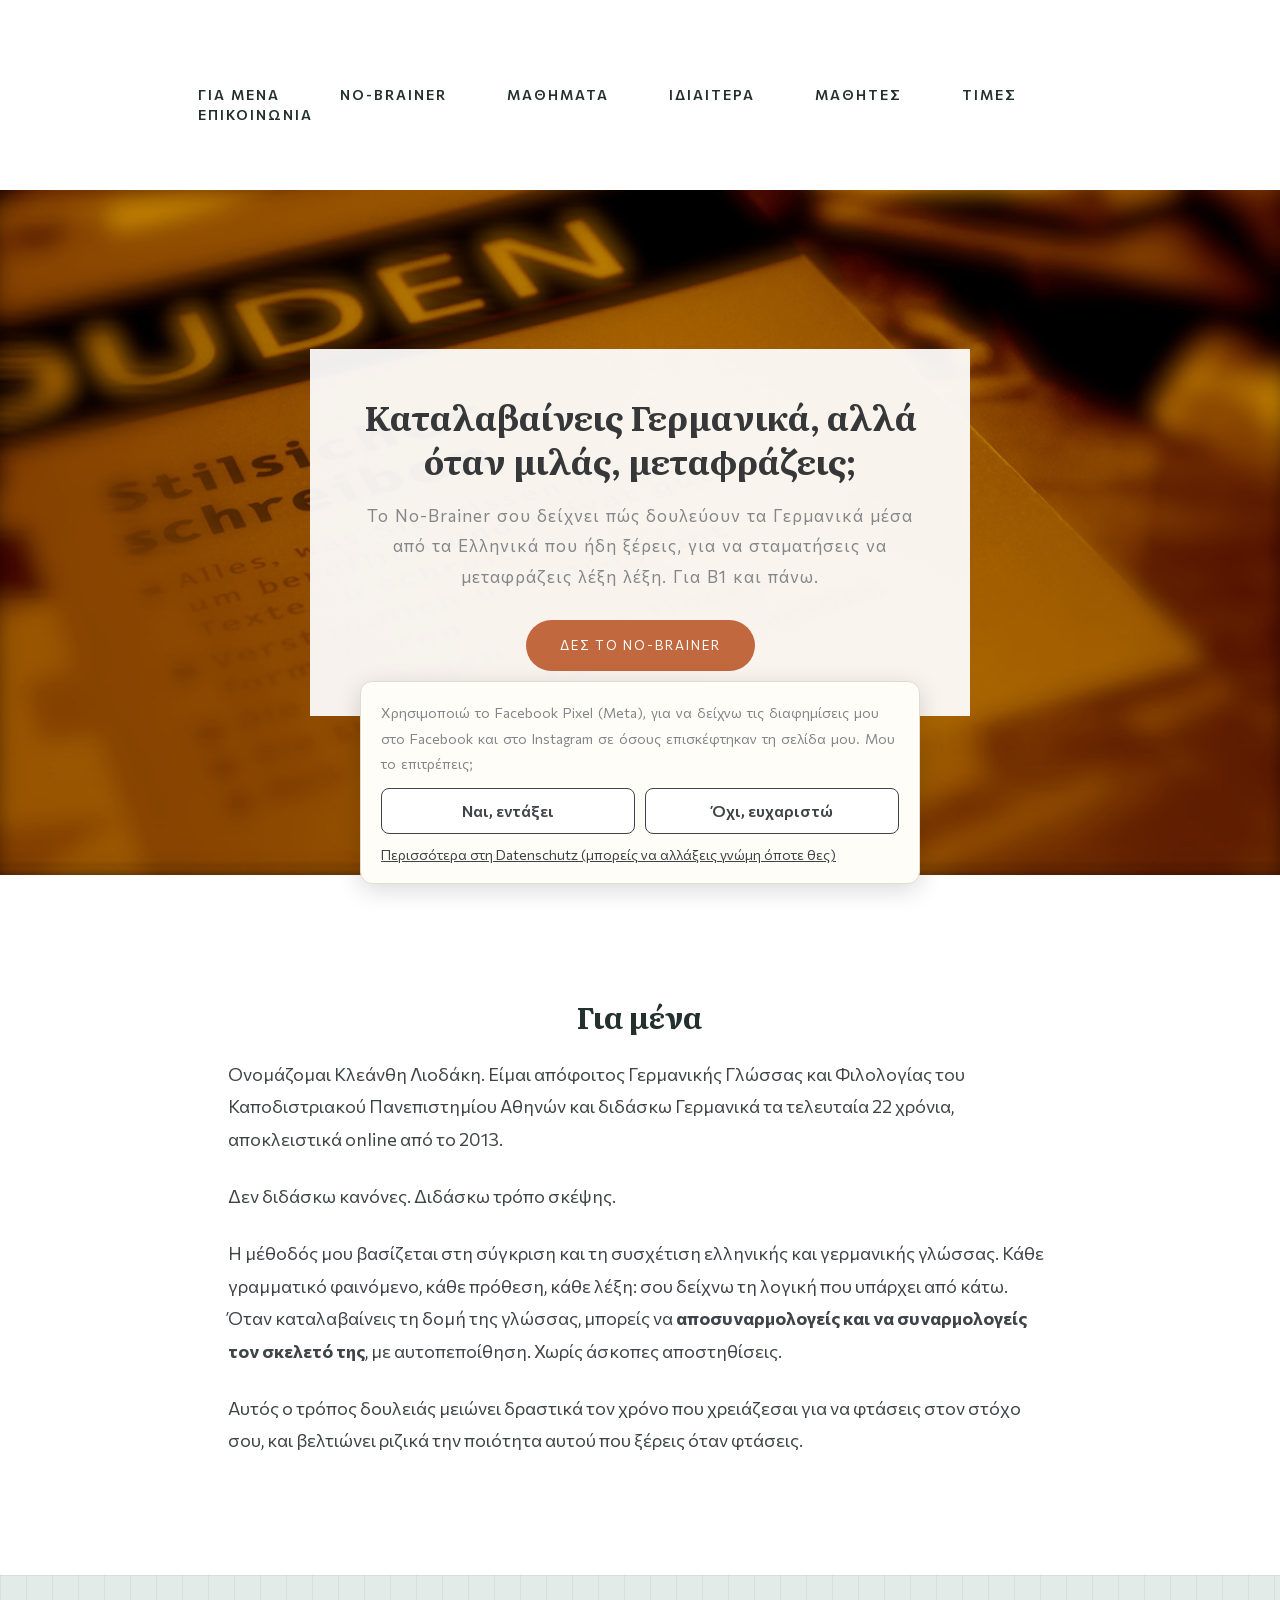
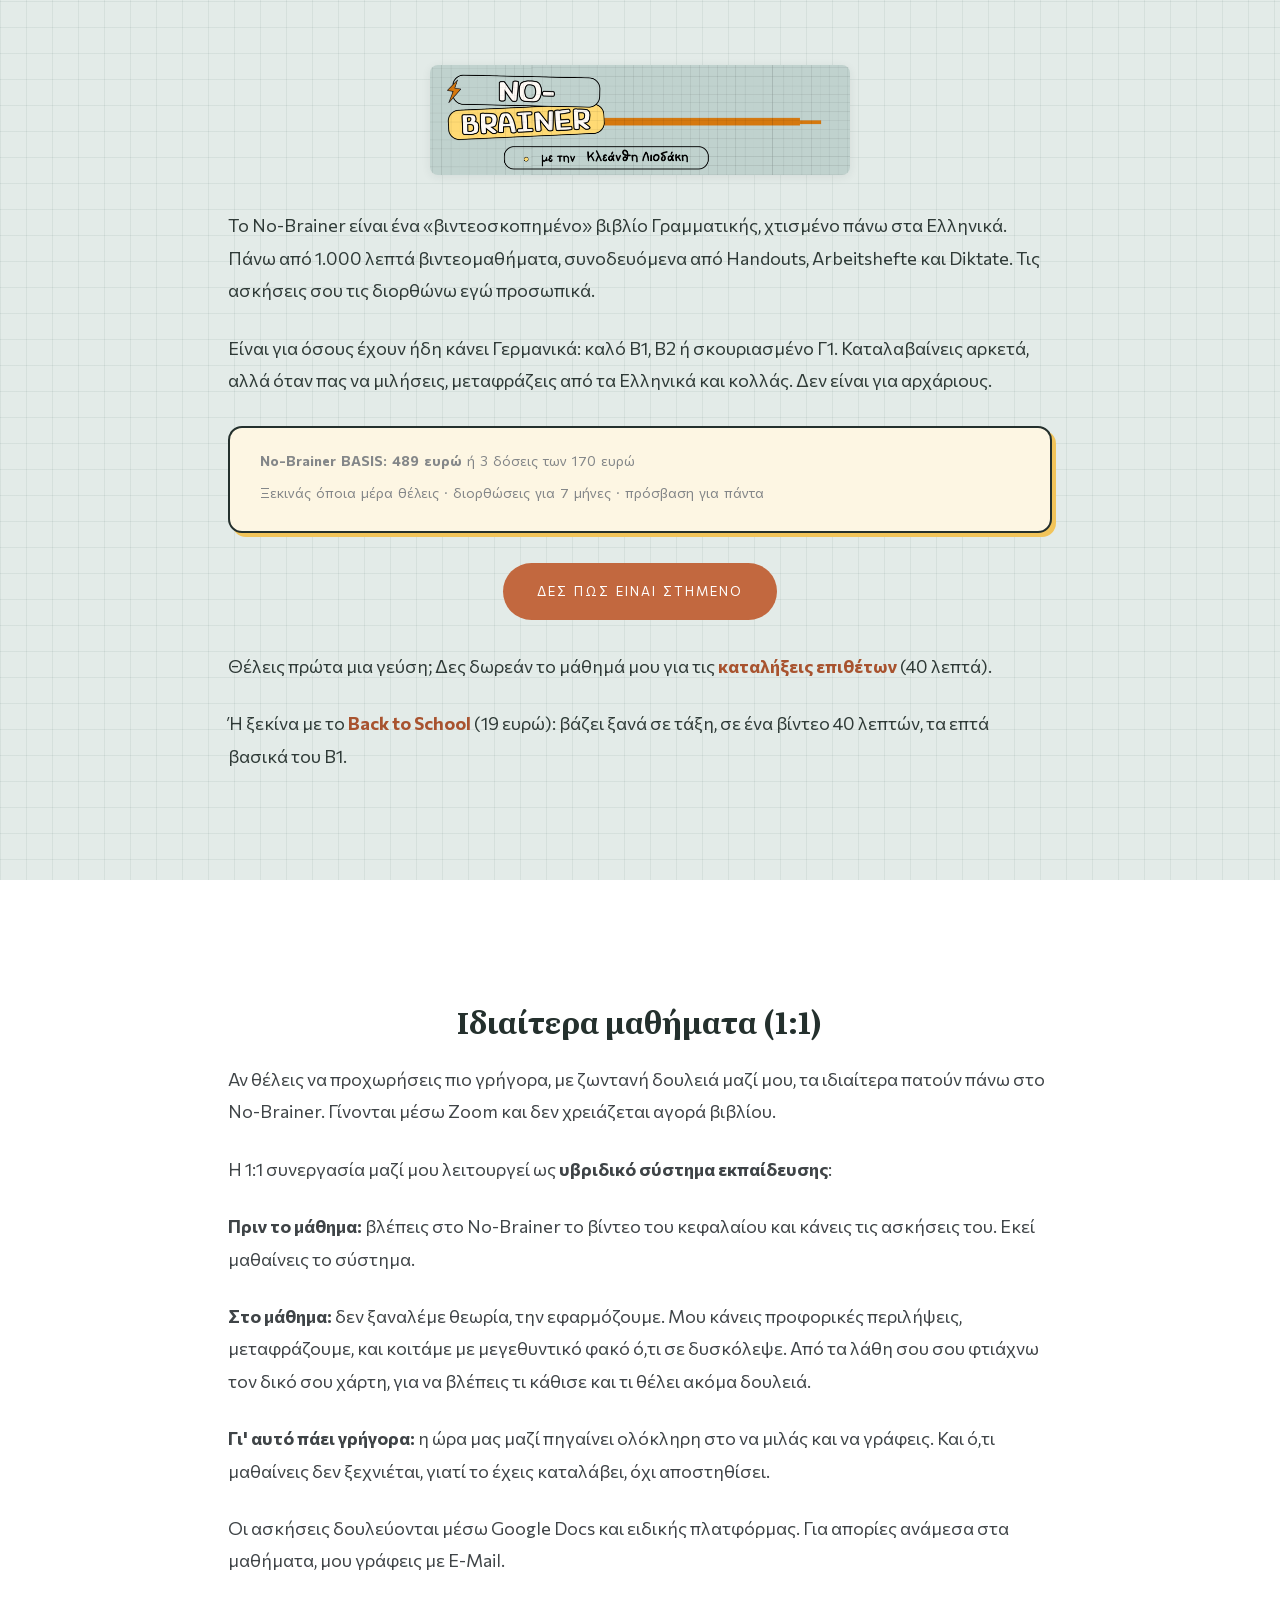
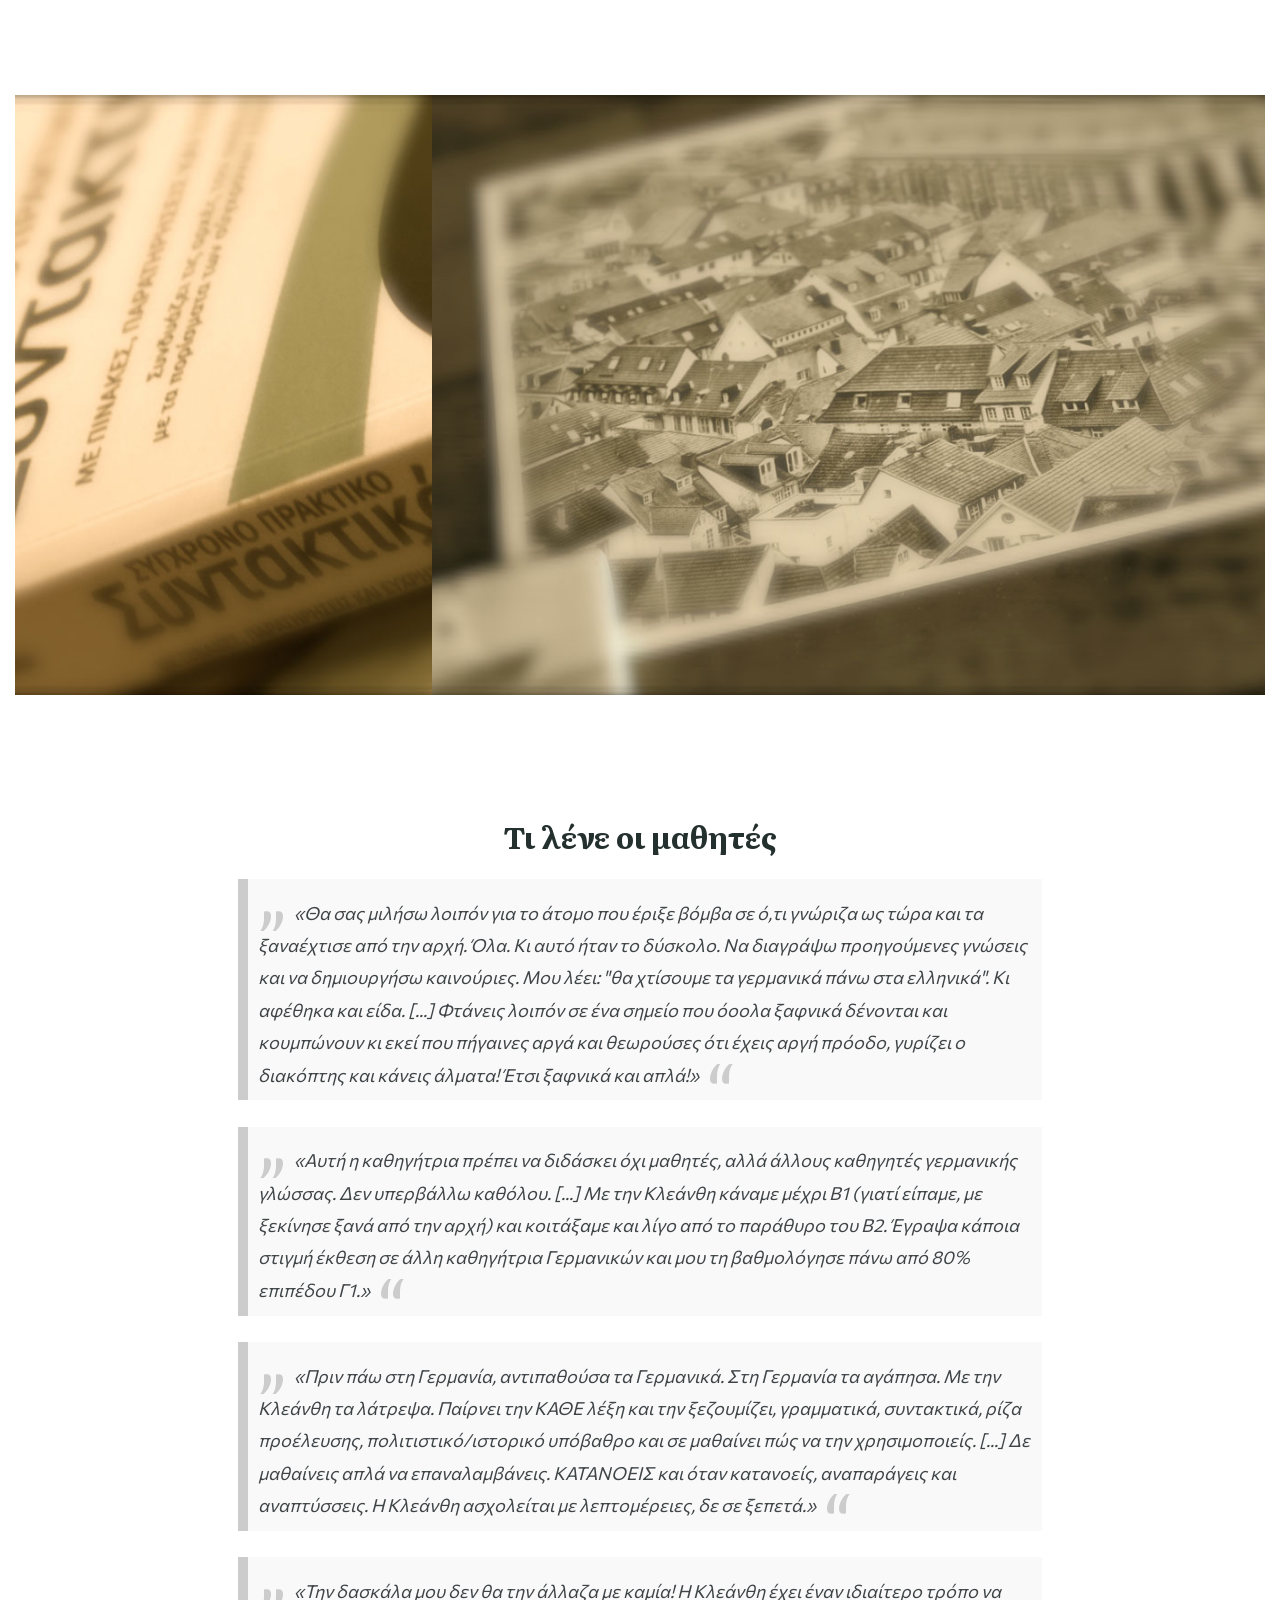
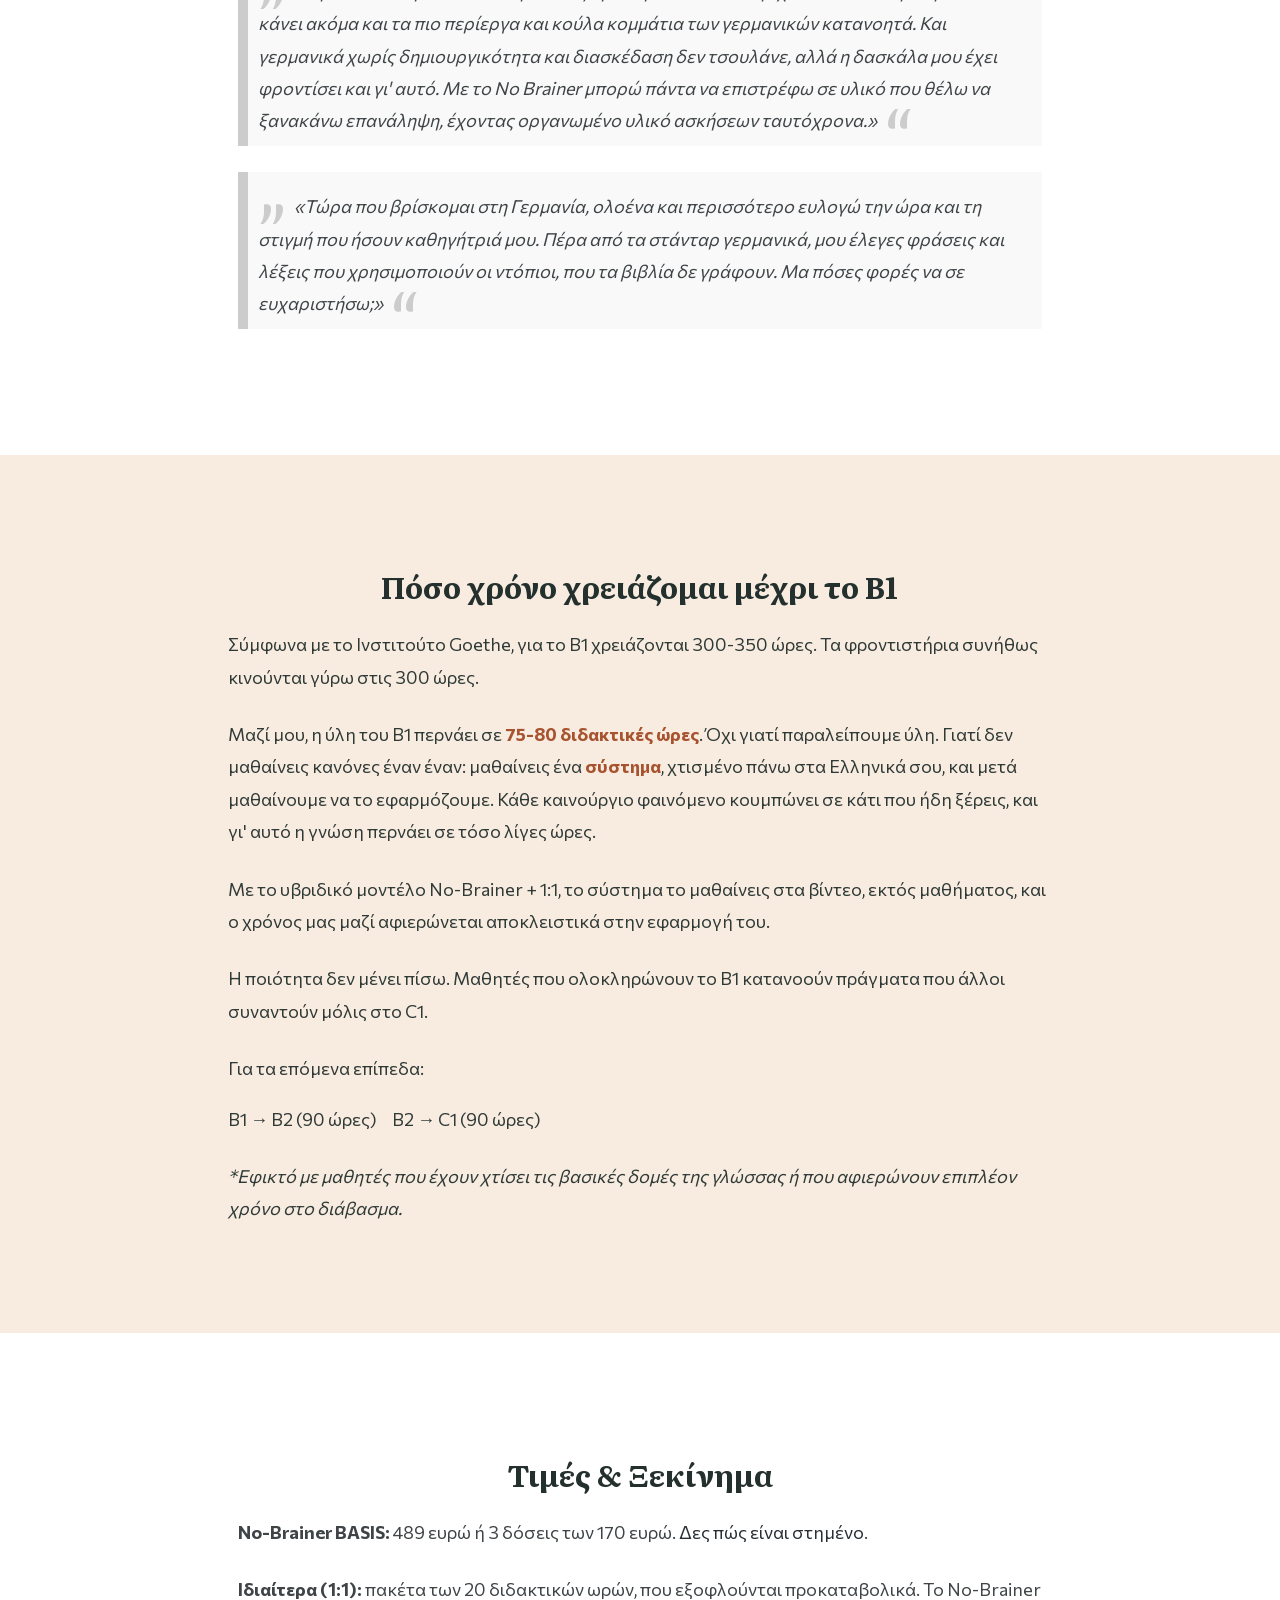
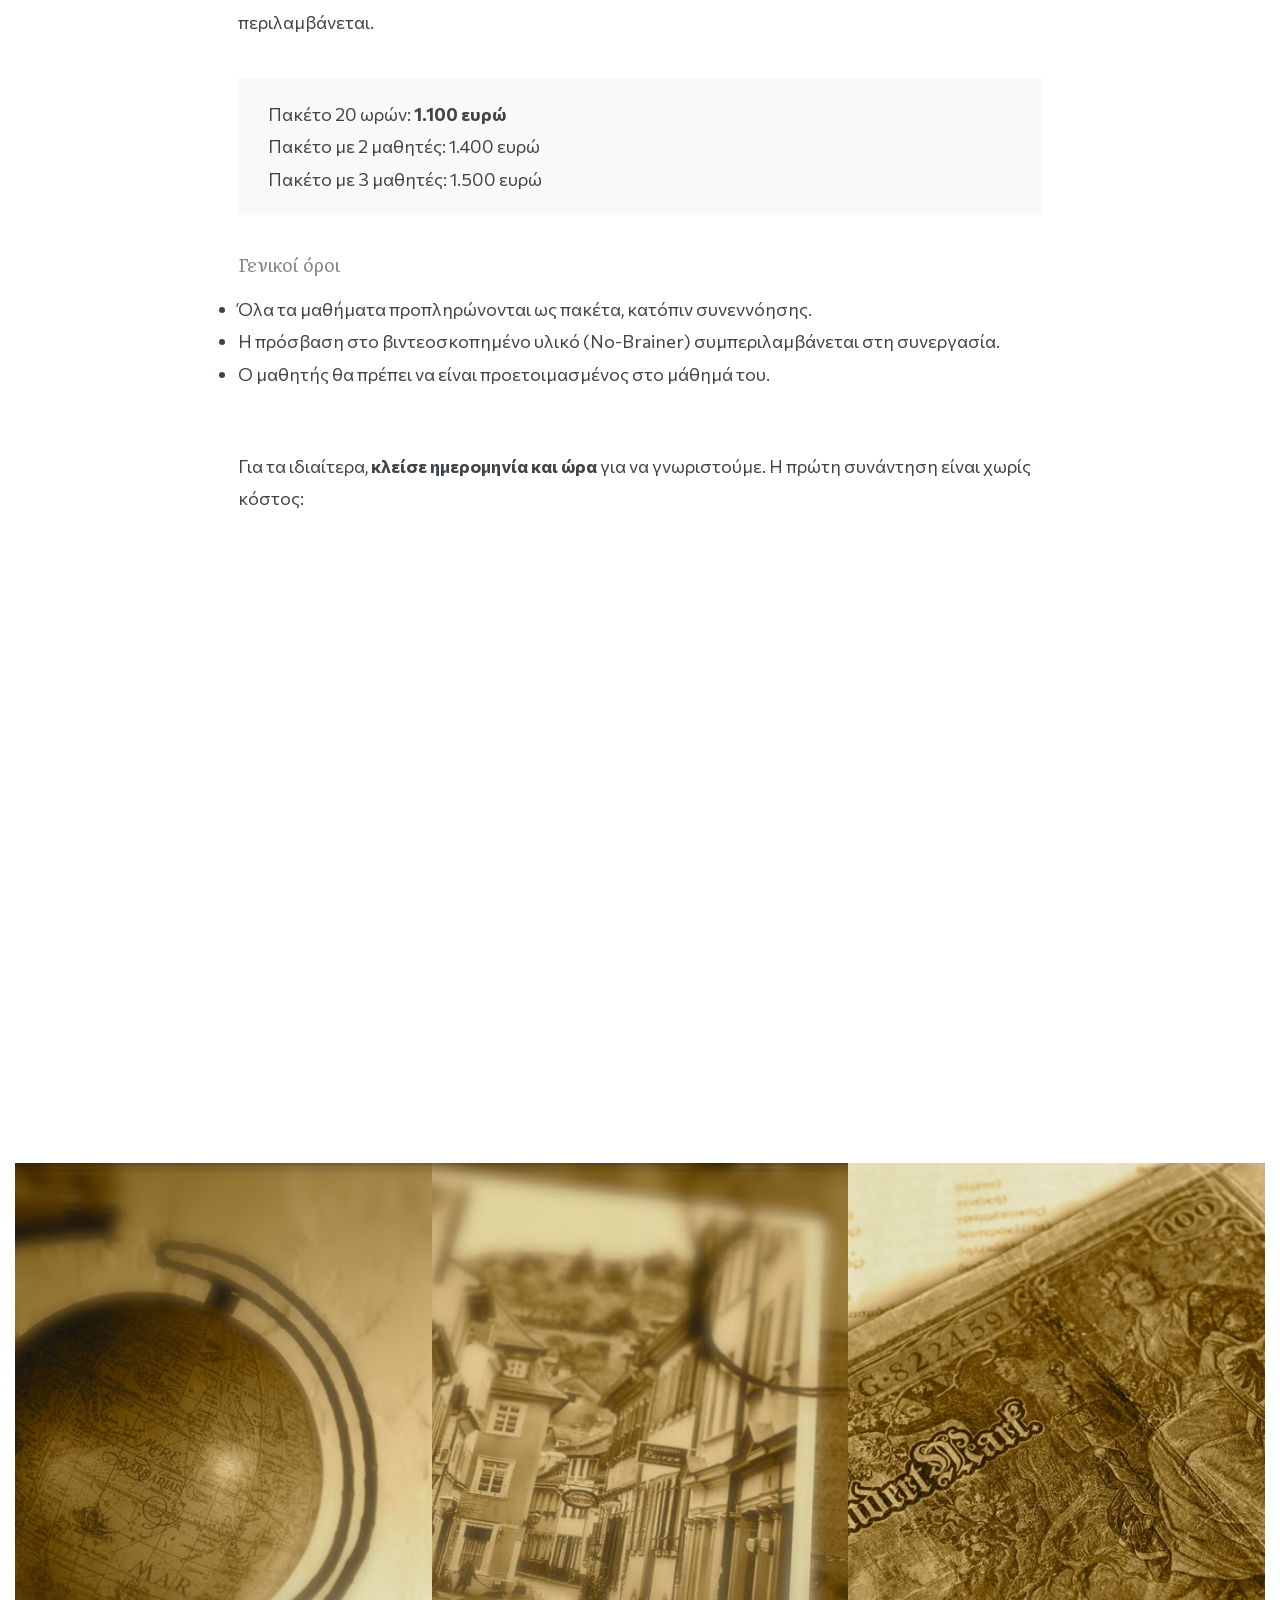
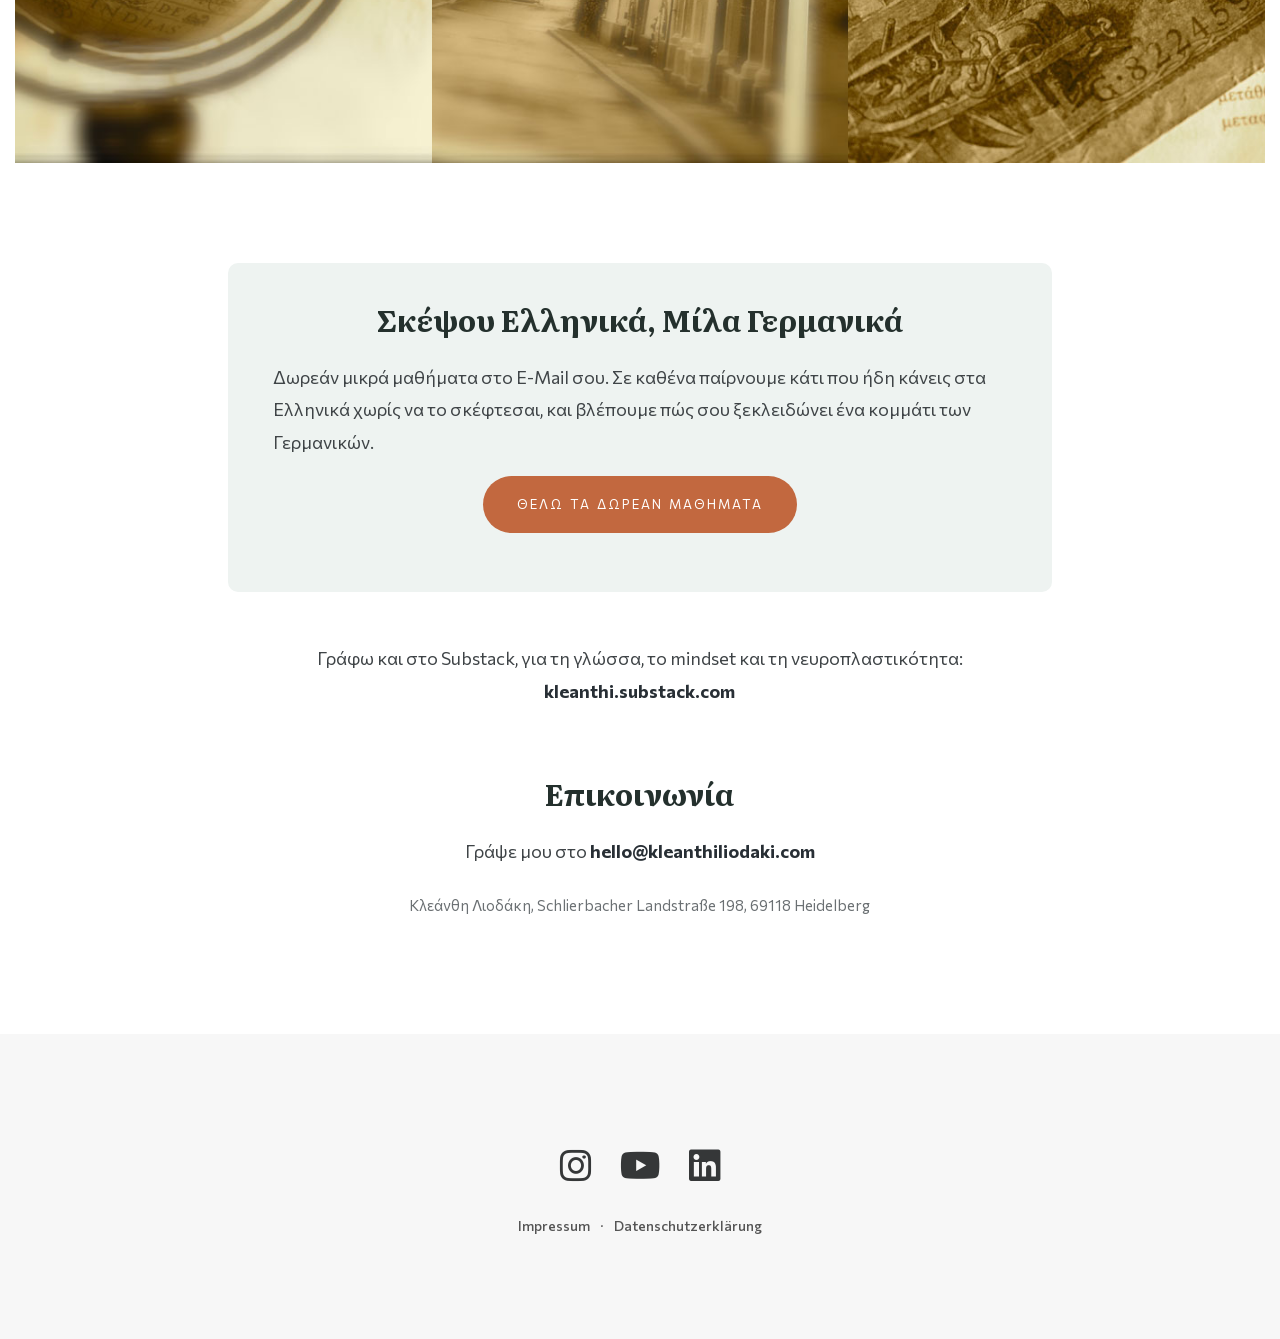
<file: index.html>
<!DOCTYPE html>
<html lang="el">
	<head>
		<meta charset="utf-8">
		<meta http-equiv="X-UA-Compatible" content="IE=edge">
		<meta name="viewport" content="width=device-width, initial-scale=1">
		<title>Μαθήματα Γερμανικών online | Κλεάνθη Λιοδάκη</title>
		<meta name="description" content="Γερμανικά για Έλληνες ενήλικες από το Β1 και πάνω. Το No-Brainer χτίζει τα Γερμανικά πάνω στα Ελληνικά σου: η λογική της γλώσσας, όχι κανόνες απ' έξω.">
		<!--Bootstrap -->
		<link href="css/bootstrap.min.css" rel="stylesheet">
		<link href="css/styles.css?v=1.2" rel="stylesheet">
		<link href="css/queries.css?v=1.2" rel="stylesheet">
		<link rel="stylesheet" href="css/flexslider.css?v=1.2" type="text/css">
		<link rel="stylesheet" href="css/animate.css" type="text/css">
		<link href="https://cdnjs.cloudflare.com/ajax/libs/font-awesome/6.5.0/css/all.min.css" rel="stylesheet">
		<link rel="stylesheet" href="/webfonts/fonts.css">
		<style>
		/* Προσθήκες 12.7.2026: στυλ για hero, h2 επικεφαλίδες, διόρθωση κινητού */
		/* 29.10.2026: γραμματοσειρές με ελληνικά (Commissioner κείμενο, Literata τίτλοι), πιο σκούρο κείμενο για να διαβάζεται */
		body, p, .text-intro, .hero-card p, .hero-cta { font-family: "Commissioner", "Lato", sans-serif; }
		.text-intro, p.text-intro { color: #3f4447; font-weight: 400; text-align: left; word-spacing: 0; }
		h2.chain { text-align: center; text-transform: none; color: #24302d; letter-spacing: 0; font-family: "Literata", Georgia, serif; font-size: 30px; font-weight: 700; }
		.hero-card h1 { font-family: "Literata", Georgia, serif; }
		.terms h3 { font-family: "Literata", Georgia, serif; text-transform: none; letter-spacing: 0; }
		.hero { display: flex; align-items: center; justify-content: center; }
		.hero-card { background: rgba(255,255,255,0.93); max-width: 660px; margin: 0 20px; padding: 45px 50px; text-align: center; }
		.hero-card h1 { margin: 0 0 18px 0; text-transform: none; color: #353738; letter-spacing: 0; font-size: 34px; font-weight: 700; line-height: 1.3; }
		.hero-card p { font-size: 17px; color: #848789; font-weight: 300; letter-spacing: 1px; margin: 0 0 28px 0; }
		.hero-cta { display: inline-block; background: #c2683f; color: #fff; text-transform: uppercase; letter-spacing: 2px; font-size: 13px; font-weight: 400; padding: 16px 34px; border-radius: 999px; } /* 29.10.2026: όλα τα κουμπιά πορτοκαλί του ποστερ */
		.hero-cta:hover, .hero-cta:focus { background: #24302d; color: #fff; text-decoration: none; }
		.intro + .intro { padding-top: 0; } /* δύο ενότητες στη σειρά: όχι διπλό κενό 200px */
		.nb-box { background-color: #f9f9f9; padding: 20px 30px; margin: 30px 0; }
		.nb-box p { margin: 0 0 6px 0; }
		.center { text-align: center; }
		.text-intro.center, p.center { text-align: center; }
		/* 29.10.2026: μενού πιο έντονο, εικονίδια footer ίδιο μέγεθος και ευθυγραμμισμένα */
		header ul li a { color: #24302d; font-weight: 600; }
		.footer-midcol ul { display: flex; justify-content: center; align-items: center; gap: 28px; }
		.footer-midcol li { margin: 0; display: flex; }
		.footer-midcol li a { display: flex; align-items: center; color: #353738; }
		.footer-midcol li a i { font-size: 36px; line-height: 1; }
		footer p a { color: #555 !important; font-size: 14px; font-weight: 500; }
		.free-card { background: #eef3f1; border-radius: 10px; padding: 40px 45px 45px; }
		.free-card h2.chain { margin-top: 0; }
		@media (max-width: 767px) { .free-card { padding: 28px 22px 32px; } }
		.container-fluid > .row { margin-left: 0; margin-right: 0; }
		@media (max-width: 767px) {
			.hero-card { padding: 30px 22px; }
			.hero-card h1 { font-size: 26px; }
			.hero-card p { font-size: 15px; }
			.calendly-inline-widget { min-width: 0 !important; margin-left: -30px; margin-right: -30px; }
		}
		/* 29.10.2026: ενότητα No-Brainer με το "τετράδιο" του ποστερ (φασκόμηλο, πορτοκαλί, κρεμ) */
		#no-brainer { background-color: #e3ebe8; background-image: linear-gradient(rgba(94,127,120,.10) 1px, transparent 1px), linear-gradient(90deg, rgba(94,127,120,.10) 1px, transparent 1px); background-size: 26px 26px; padding-top: 90px; padding-bottom: 90px; margin-bottom: 100px; }
		#no-brainer .nb-logo { display: block; width: 100%; max-width: 420px; height: auto; margin: 0 auto 34px; border-radius: 8px; box-shadow: 0 2px 10px rgba(36,48,45,.08); }
		#no-brainer .text-intro { color: #2f3a37; }
		#no-brainer .nb-box { background: #fdf6e3; border: 2px solid #24302d; border-radius: 14px; box-shadow: 4px 4px 0 #f2c45a; }
		#no-brainer a:not(.hero-cta) { color: #a8532f; }
		/* 29.10.2026: «Πόσο χρόνο χρειάζομαι» σε ζεστό κρεμ-πορτοκαλί, για να ξεχωρίζει από το λευκό και από το φασκόμηλο του No-Brainer */
		#classes { background: #f8ece1; padding-top: 90px; padding-bottom: 90px; margin-bottom: 100px; }
		#classes .text-intro { color: #2f3a37; }
		#classes strong { color: #a8532f; }
		@media (max-width: 767px) { #classes { padding-top: 55px; padding-bottom: 55px; margin-bottom: 60px; } }
		@media (max-width: 767px) { #no-brainer { padding-top: 55px; padding-bottom: 55px; margin-bottom: 60px; } #no-brainer .nb-box { padding: 18px 20px; } }
		</style>
		<!--[if lt IE 9]>
		<script src="https://oss.maxcdn.com/libs/html5shiv/3.7.0/html5shiv.js"></script>
		<script src="https://oss.maxcdn.com/libs/respond.js/1.4.2/respond.min.js"></script>
		<![endif]-->
		<link rel="shortcut icon" href="/favicon.ico" type="image/x-icon" />
		<link rel="apple-touch-icon" href="/apple-touch-icon.png" />
		<link rel="apple-touch-icon" sizes="57x57" href="/apple-touch-icon-57x57.png" />
		<link rel="apple-touch-icon" sizes="72x72" href="/apple-touch-icon-72x72.png" />
		<link rel="apple-touch-icon" sizes="76x76" href="/apple-touch-icon-76x76.png" />
		<link rel="apple-touch-icon" sizes="114x114" href="/apple-touch-icon-114x114.png" />
		<link rel="apple-touch-icon" sizes="120x120" href="/apple-touch-icon-120x120.png" />
		<link rel="apple-touch-icon" sizes="144x144" href="/apple-touch-icon-144x144.png" />
		<link rel="apple-touch-icon" sizes="152x152" href="/apple-touch-icon-152x152.png" />
	</head>
	<body>
		<header>
			<div class="container">
				<div class="row">
					<div class="responsive-logo"></div>
					<div class="pullcontainer">
						<a href="#" id="pull"><i class="fa fa-bars fa-2x"></i></a>
					</div>
				</div>
				<div class="row">
					<div class="col-md-10 col-md-offset-1">
						<nav>
							<div class="logo-holder" style="display:none;"></div>
							<ul class="clearfix">
								<li><a href="#about">Για μένα</a></li>
								<li><a href="#no-brainer">No-Brainer</a></li>
								<li><a href="/mathimata/">Μαθήματα</a></li>
								<li><a href="#how-it-works">Ιδιαίτερα</a></li>
								<li><a href="#students">ΜΑΘΗΤΕΣ</a></li>
								<li><a href="#prices">ΤΙΜΕΣ</a></li>
								<li><a href="#contact">ΕΠΙΚΟΙΝΩΝΙΑ</a></li>
							</ul>
						</nav>
					</div>
				</div>
			</div>
			<div class="hero">
				<div class="hero-card">
					<h1>Καταλαβαίνεις Γερμανικά, αλλά όταν μιλάς, μεταφράζεις;</h1>
					<p>Το No-Brainer σου δείχνει πώς δουλεύουν τα Γερμανικά μέσα από τα Ελληνικά που ήδη ξέρεις, για να σταματήσεις να μεταφράζεις λέξη λέξη. Για Β1 και πάνω.</p>
					<a class="hero-cta" href="/no-brainer/">Δες το No-Brainer</a>
				</div>
			</div>
		</header>

		<!-- ABOUT -->
		<div class="container-fluid intro" id="about">
			<div class="row">
				<div class="col-md-8 col-md-offset-2">
					<h2 class="chain">Για μένα</h2>
					<p class="text-intro">
						Ονομάζομαι Κλεάνθη Λιοδάκη. Είμαι απόφοιτος Γερμανικής Γλώσσας και Φιλολογίας του Καποδιστριακού Πανεπιστημίου Αθηνών και διδάσκω Γερμανικά τα τελευταία 22 χρόνια, αποκλειστικά online από το 2013.
					</p>
					<p class="text-intro">
						Δεν διδάσκω κανόνες. Διδάσκω τρόπο σκέψης.
					</p>
					<p class="text-intro">
						Η μέθοδός μου βασίζεται στη σύγκριση και τη συσχέτιση ελληνικής και γερμανικής γλώσσας. Κάθε γραμματικό φαινόμενο, κάθε πρόθεση, κάθε λέξη: σου δείχνω τη λογική που υπάρχει από κάτω. Όταν καταλαβαίνεις τη δομή της γλώσσας, μπορείς να <strong>αποσυναρμολογείς και να συναρμολογείς τον σκελετό της</strong>, με αυτοπεποίθηση. Χωρίς άσκοπες αποστηθίσεις.
					</p>
					<p class="text-intro">
						Αυτός ο τρόπος δουλειάς μειώνει δραστικά τον χρόνο που χρειάζεσαι για να φτάσεις στον στόχο σου, και βελτιώνει ριζικά την ποιότητα αυτού που ξέρεις όταν φτάσεις.
					</p>
				</div>
			</div>
		</div>

		<!-- NO-BRAINER (28.10.2026) -->
		<div class="container-fluid intro" id="no-brainer">
			<div class="row">
				<div class="col-md-8 col-md-offset-2">
					<h2 class="chain sr-only">Το No-Brainer</h2>
					<img class="nb-logo" src="/no-brainer/logo-nb.png" alt="No-Brainer με την Κλεάνθη Λιοδάκη" width="1640" height="432">
					<p class="text-intro">
						Το No-Brainer είναι ένα «βιντεοσκοπημένο» βιβλίο Γραμματικής, χτισμένο πάνω στα Ελληνικά. Πάνω από 1.000 λεπτά βιντεομαθήματα, συνοδευόμενα από Handouts, Arbeitshefte και Diktate. Τις ασκήσεις σου τις διορθώνω εγώ προσωπικά.
					</p>
					<p class="text-intro">
						Είναι για όσους έχουν ήδη κάνει Γερμανικά: καλό Β1, Β2 ή σκουριασμένο Γ1. Καταλαβαίνεις αρκετά, αλλά όταν πας να μιλήσεις, μεταφράζεις από τα Ελληνικά και κολλάς. Δεν είναι για αρχάριους.
					</p>
					<div class="text-intro nb-box">
						<p><strong>No-Brainer BASIS: 489 ευρώ</strong> ή 3 δόσεις των 170 ευρώ</p>
						<p>Ξεκινάς όποια μέρα θέλεις · διορθώσεις για 7 μήνες · πρόσβαση για πάντα</p>
					</div>
					<p class="center"><a class="hero-cta" href="/no-brainer/">Δες πώς είναι στημένο</a></p>
					<p class="text-intro" style="margin-top:30px;">
						Θέλεις πρώτα μια γεύση; Δες δωρεάν το μάθημά μου για τις <a href="https://kleanthi-liodaki.kit.com/9aa2877026" target="_blank"><strong>καταλήξεις επιθέτων</strong></a> (40 λεπτά).
					</p>
					<p class="text-intro">
						Ή ξεκίνα με το <a href="https://kleanthi.thrivecart.com/back-to-school/" target="_blank"><strong>Back to School</strong></a> (19 ευρώ): βάζει ξανά σε τάξη, σε ένα βίντεο 40 λεπτών, τα επτά βασικά του Β1.
					</p>
				</div>
			</div>
		</div>

		<!-- HOW IT WORKS -->
		<div class="container-fluid intro" id="how-it-works">
			<div class="row">
				<div class="col-md-8 col-md-offset-2">
					<h2 class="chain">Ιδιαίτερα μαθήματα (1:1)</h2>
					<p class="text-intro">
						Αν θέλεις να προχωρήσεις πιο γρήγορα, με ζωντανή δουλειά μαζί μου, τα ιδιαίτερα πατούν πάνω στο No-Brainer. Γίνονται μέσω Zoom και δεν χρειάζεται αγορά βιβλίου.
					</p>
					<p class="text-intro">
						Η 1:1 συνεργασία μαζί μου λειτουργεί ως <strong>υβριδικό σύστημα εκπαίδευσης</strong>:
					</p>
					<p class="text-intro">
						<strong>Πριν το μάθημα:</strong> βλέπεις στο No-Brainer το βίντεο του κεφαλαίου και κάνεις τις ασκήσεις του. Εκεί μαθαίνεις το σύστημα.
					</p>
					<p class="text-intro">
						<strong>Στο μάθημα:</strong> δεν ξαναλέμε θεωρία, την εφαρμόζουμε. Μου κάνεις προφορικές περιλήψεις, μεταφράζουμε, και κοιτάμε με μεγεθυντικό φακό ό,τι σε δυσκόλεψε. Από τα λάθη σου σου φτιάχνω τον δικό σου χάρτη, για να βλέπεις τι κάθισε και τι θέλει ακόμα δουλειά.
					</p>
					<p class="text-intro">
						<strong>Γι' αυτό πάει γρήγορα:</strong> η ώρα μας μαζί πηγαίνει ολόκληρη στο να μιλάς και να γράφεις. Και ό,τι μαθαίνεις δεν ξεχνιέται, γιατί το έχεις καταλάβει, όχι αποστηθίσει.
					</p>
					<p class="text-intro">
						Οι ασκήσεις δουλεύονται μέσω Google Docs και ειδικής πλατφόρμας. Για απορίες ανάμεσα στα μαθήματα, μου γράφεις με E-Mail.
					</p>
				</div>
			</div>
		</div>

		<div class="container-fluid">
			<div class="row">
				<div class="col-md-4 section-text nopadding">
					<div class="small-featured-img seat-black"></div>
				</div>
				<div class="col-md-8 section-2 nopadding"></div>
			</div>
		</div>

		<!-- TESTIMONIALS -->
		<div class="container-fluid intro" id="students">
			<div class="row">
				<div class="col-md-8 col-md-offset-2">
					<h2 class="chain">Τι λένε οι μαθητές</h2>

					<blockquote>
						<p class="text-intro">
							«Θα σας μιλήσω λοιπόν για το άτομο που έριξε βόμβα σε ό,τι γνώριζα ως τώρα και τα ξαναέχτισε από την αρχή. Όλα. Κι αυτό ήταν το δύσκολο. Να διαγράψω προηγούμενες γνώσεις και να δημιουργήσω καινούριες. Μου λέει: "θα χτίσουμε τα γερμανικά πάνω στα ελληνικά". Κι αφέθηκα και είδα. [...] Φτάνεις λοιπόν σε ένα σημείο που όοολα ξαφνικά δένονται και κουμπώνουν κι εκεί που πήγαινες αργά και θεωρούσες ότι έχεις αργή πρόοδο, γυρίζει ο διακόπτης και κάνεις άλματα! Έτσι ξαφνικά και απλά!»
						</p>
					</blockquote>

					<blockquote>
						<p class="text-intro">
							«Αυτή η καθηγήτρια πρέπει να διδάσκει όχι μαθητές, αλλά άλλους καθηγητές γερμανικής γλώσσας. Δεν υπερβάλλω καθόλου. [...] Με την Κλεάνθη κάναμε μέχρι Β1 (γιατί είπαμε, με ξεκίνησε ξανά από την αρχή) και κοιτάξαμε και λίγο από το παράθυρο του Β2. Έγραψα κάποια στιγμή έκθεση σε άλλη καθηγήτρια Γερμανικών και μου τη βαθμολόγησε πάνω από 80% επιπέδου Γ1.»
						</p>
					</blockquote>

					<blockquote>
						<p class="text-intro">
							«Πριν πάω στη Γερμανία, αντιπαθούσα τα Γερμανικά. Στη Γερμανία τα αγάπησα. Με την Κλεάνθη τα λάτρεψα. Παίρνει την ΚΑΘΕ λέξη και την ξεζουμίζει, γραμματικά, συντακτικά, ρίζα προέλευσης, πολιτιστικό/ιστορικό υπόβαθρο και σε μαθαίνει πώς να την χρησιμοποιείς. [...] Δε μαθαίνεις απλά να επαναλαμβάνεις. ΚΑΤΑΝΟΕΙΣ και όταν κατανοείς, αναπαράγεις και αναπτύσσεις. Η Κλεάνθη ασχολείται με λεπτομέρειες, δε σε ξεπετά.»
						</p>
					</blockquote>

					<blockquote>
						<p class="text-intro">
							«Την δασκάλα μου δεν θα την άλλαζα με καμία! Η Κλεάνθη έχει έναν ιδιαίτερο τρόπο να κάνει ακόμα και τα πιο περίεργα και κούλα κομμάτια των γερμανικών κατανοητά. Και γερμανικά χωρίς δημιουργικότητα και διασκέδαση δεν τσουλάνε, αλλά η δασκάλα μου έχει φροντίσει και γι' αυτό. Με το No Brainer μπορώ πάντα να επιστρέφω σε υλικό που θέλω να ξανακάνω επανάληψη, έχοντας οργανωμένο υλικό ασκήσεων ταυτόχρονα.»
						</p>
					</blockquote>

					<blockquote>
						<p class="text-intro">
							«Τώρα που βρίσκομαι στη Γερμανία, ολοένα και περισσότερο ευλογώ την ώρα και τη στιγμή που ήσουν καθηγήτριά μου. Πέρα από τα στάνταρ γερμανικά, μου έλεγες φράσεις και λέξεις που χρησιμοποιούν οι ντόπιοι, που τα βιβλία δε γράφουν. Μα πόσες φορές να σε ευχαριστήσω;»
						</p>
					</blockquote>
				</div>
			</div>
		</div>

		<!-- ΠΟΣΟ ΧΡΟΝΟ ΧΡΕΙΑΖΟΜΑΙ -->
		<div class="container-fluid intro" id="classes">
			<div class="row">
				<div class="col-md-8 col-md-offset-2">
					<h2 class="chain">Πόσο χρόνο χρειάζομαι μέχρι το Β1</h2>
					<p class="text-intro">
						Σύμφωνα με το Ινστιτούτο Goethe, για το Β1 χρειάζονται 300-350 ώρες. Τα φροντιστήρια συνήθως κινούνται γύρω στις 300 ώρες.
					</p>
					<p class="text-intro">
						Μαζί μου, η ύλη του Β1 περνάει σε <strong>75-80 διδακτικές ώρες</strong>. Όχι γιατί παραλείπουμε ύλη. Γιατί δεν μαθαίνεις κανόνες έναν έναν: μαθαίνεις ένα <strong>σύστημα</strong>, χτισμένο πάνω στα Ελληνικά σου, και μετά μαθαίνουμε να το εφαρμόζουμε. Κάθε καινούργιο φαινόμενο κουμπώνει σε κάτι που ήδη ξέρεις, και γι' αυτό η γνώση περνάει σε τόσο λίγες ώρες.
					</p>
					<p class="text-intro">
						Με το υβριδικό μοντέλο No-Brainer + 1:1, το σύστημα το μαθαίνεις στα βίντεο, εκτός μαθήματος, και ο χρόνος μας μαζί αφιερώνεται αποκλειστικά στην εφαρμογή του.
					</p>
					<p class="text-intro">
						Η ποιότητα δεν μένει πίσω. Μαθητές που ολοκληρώνουν το Β1 κατανοούν πράγματα που άλλοι συναντούν μόλις στο C1.
					</p>
					<p class="text-intro">
						Για τα επόμενα επίπεδα:
					</p>
					<p class="text-intro" style="margin:0">
						Β1 → Β2 (90 ώρες) &nbsp;&nbsp;&nbsp; Β2 → C1 (90 ώρες)
					</p>
					<p class="text-intro">
						<em>*Εφικτό με μαθητές που έχουν χτίσει τις βασικές δομές της γλώσσας ή που αφιερώνουν επιπλέον χρόνο στο διάβασμα.</em>
					</p>
				</div>
			</div>
		</div>

		<!-- ΤΙΜΕΣ & CTA -->
		<div class="container-fluid" id="prices">
			<div class="row">
				<div class="col-md-8 col-md-offset-2">
					<div class="text-intro">
						<h2 class="chain">Τιμές & Ξεκίνημα</h2>

						<p class="text-intro">
							<strong>No-Brainer BASIS:</strong> 489 ευρώ ή 3 δόσεις των 170 ευρώ. <a href="/no-brainer/">Δες πώς είναι στημένο</a>.
						</p>
						<p class="text-intro">
							<strong>Ιδιαίτερα (1:1):</strong> πακέτα των 20 διδακτικών ωρών, που εξοφλούνται προκαταβολικά. Το No-Brainer περιλαμβάνεται.
						</p>

						<ul style="background-color: #f9f9f9; padding: 20px 30px; margin: 40px 0;">
							<li>Πακέτο 20 ωρών: <strong>1.100 ευρώ</strong></li>
							<li>Πακέτο με 2 μαθητές: 1.400 ευρώ</li>
							<li>Πακέτο με 3 μαθητές: 1.500 ευρώ</li>
						</ul>

						<div class="text-intro terms">
							<h3>Γενικοί όροι</h3>
							<ul>
								<li>Όλα τα μαθήματα προπληρώνονται ως πακέτα, κατόπιν συνεννόησης.</li>
								<li>Η πρόσβαση στο βιντεοσκοπημένο υλικό (No-Brainer) συμπεριλαμβάνεται στη συνεργασία.</li>
								<li>Ο μαθητής θα πρέπει να είναι προετοιμασμένος στο μάθημά του.</li>
							</ul>
						</div>

						<p class="text-intro" style="margin-top: 60px;" id="book">
							Για τα ιδιαίτερα, <b>κλείσε ημερομηνία και ώρα</b> για να γνωριστούμε. Η πρώτη συνάντηση είναι χωρίς κόστος:
						</p>
						<!-- Calendly inline widget begin -->
						<div class="calendly-inline-widget" data-url="https://calendly.com/kleanthiliodaki/20min" style="min-width:320px;height:630px;"></div>
						<script type="text/javascript" src="https://assets.calendly.com/assets/external/widget.js" async></script>
						<!-- Calendly inline widget end -->
					</div>
				</div>
			</div>
		</div>

		<div class="container-fluid">
			<div class="row">
				<div class="col-md-4 section-3"></div>
				<div class="col-md-4 section-text nopadding">
					<div class="small-featured-img frame-red"></div>
				</div>
				<div class="col-md-4 section-4"></div>
			</div>
		</div>

		<!-- CONTACT (29.10.2026: δωρεάν μαθήματα με E-Mail αντί για τη γενική φόρμα Kit) -->
		<div class="container-fluid intro" id="contact">
			<div class="row">
				<div class="col-md-8 col-md-offset-2">
					<div class="free-card">
						<h2 class="chain">Σκέψου Ελληνικά, Μίλα Γερμανικά</h2>
						<p class="text-intro">Δωρεάν μικρά μαθήματα στο E-Mail σου. Σε καθένα παίρνουμε κάτι που ήδη κάνεις στα Ελληνικά χωρίς να το σκέφτεσαι, και βλέπουμε πώς σου ξεκλειδώνει ένα κομμάτι των Γερμανικών.</p>
						<p class="center"><a class="hero-cta" href="https://kleanthi-liodaki.kit.com/9ce0852ebf" target="_blank">Θέλω τα δωρεάν μαθήματα</a></p>
					</div>
					<p class="text-intro center" style="margin-top:50px;">
						Γράφω και στο Substack, για τη γλώσσα, το mindset και τη νευροπλαστικότητα: <a href="https://kleanthi.substack.com" target="_blank"><strong>kleanthi.substack.com</strong></a>
					</p>
					<h2 class="chain" style="margin-top:70px;">Επικοινωνία</h2>
					<p class="text-intro center">Γράψε μου στο <a href="mailto:hello@kleanthiliodaki.com"><strong>hello@kleanthiliodaki.com</strong></a></p>
					<p class="text-intro center" style="font-size:15px; color:#6b7073;">Κλεάνθη Λιοδάκη, Schlierbacher Landstraße 198, 69118 Heidelberg</p>
				</div>
			</div>
		</div>

		<footer>
			<div class="container">
				<div class="row">
					<div class="col-md-4 footer-leftcol"></div>
					<div class="col-md-4 footer-midcol">
						<ul>
							<li><a href="https://www.instagram.com/german4greeks/" target="_blank" aria-label="Instagram"><i class="fa-brands fa-instagram"></i></a></li>
							<li><a href="https://www.youtube.com/@kleanthiliodaki" target="_blank" aria-label="YouTube"><i class="fa-brands fa-youtube"></i></a></li>
							<li><a href="https://www.linkedin.com/in/kleanthi-liodaki-a96188b0/" target="_blank" aria-label="LinkedIn"><i class="fa-brands fa-linkedin"></i></a></li>
						</ul>
						<div class="clearfix"></div>
					</div>
					<div class="col-md-4 footer-rightcol"></div>
				</div>
				<div class="row">
					<div class="col-md-12" style="text-align:center; margin-top:15px;">
						<p style="font-size:14px; color:#555;">
							<a href="impressum.html" style="color:#999;">Impressum</a>
							&nbsp;&middot;&nbsp;
							<a href="datenschutz.html" style="color:#999;">Datenschutzerklärung</a>
						</p>
					</div>
				</div>
			</div>
		</footer>

		<script src="/js/jquery-1.11.0.min.js"></script>
		<script src="js/bootstrap.min.js"></script>
		<script src="js/jquery.flexslider.js"></script>
		<script src="js/scripts.js"></script>
		<script src="js/modernizr.js"></script>
		<script src="js/waypoints.min.js"></script>

<!-- Facebook Pixel: φορτώνει μόνο με συγκατάθεση (consent.js) -->
<script src="/consent.js"></script>

	</body>
</html>
</file>
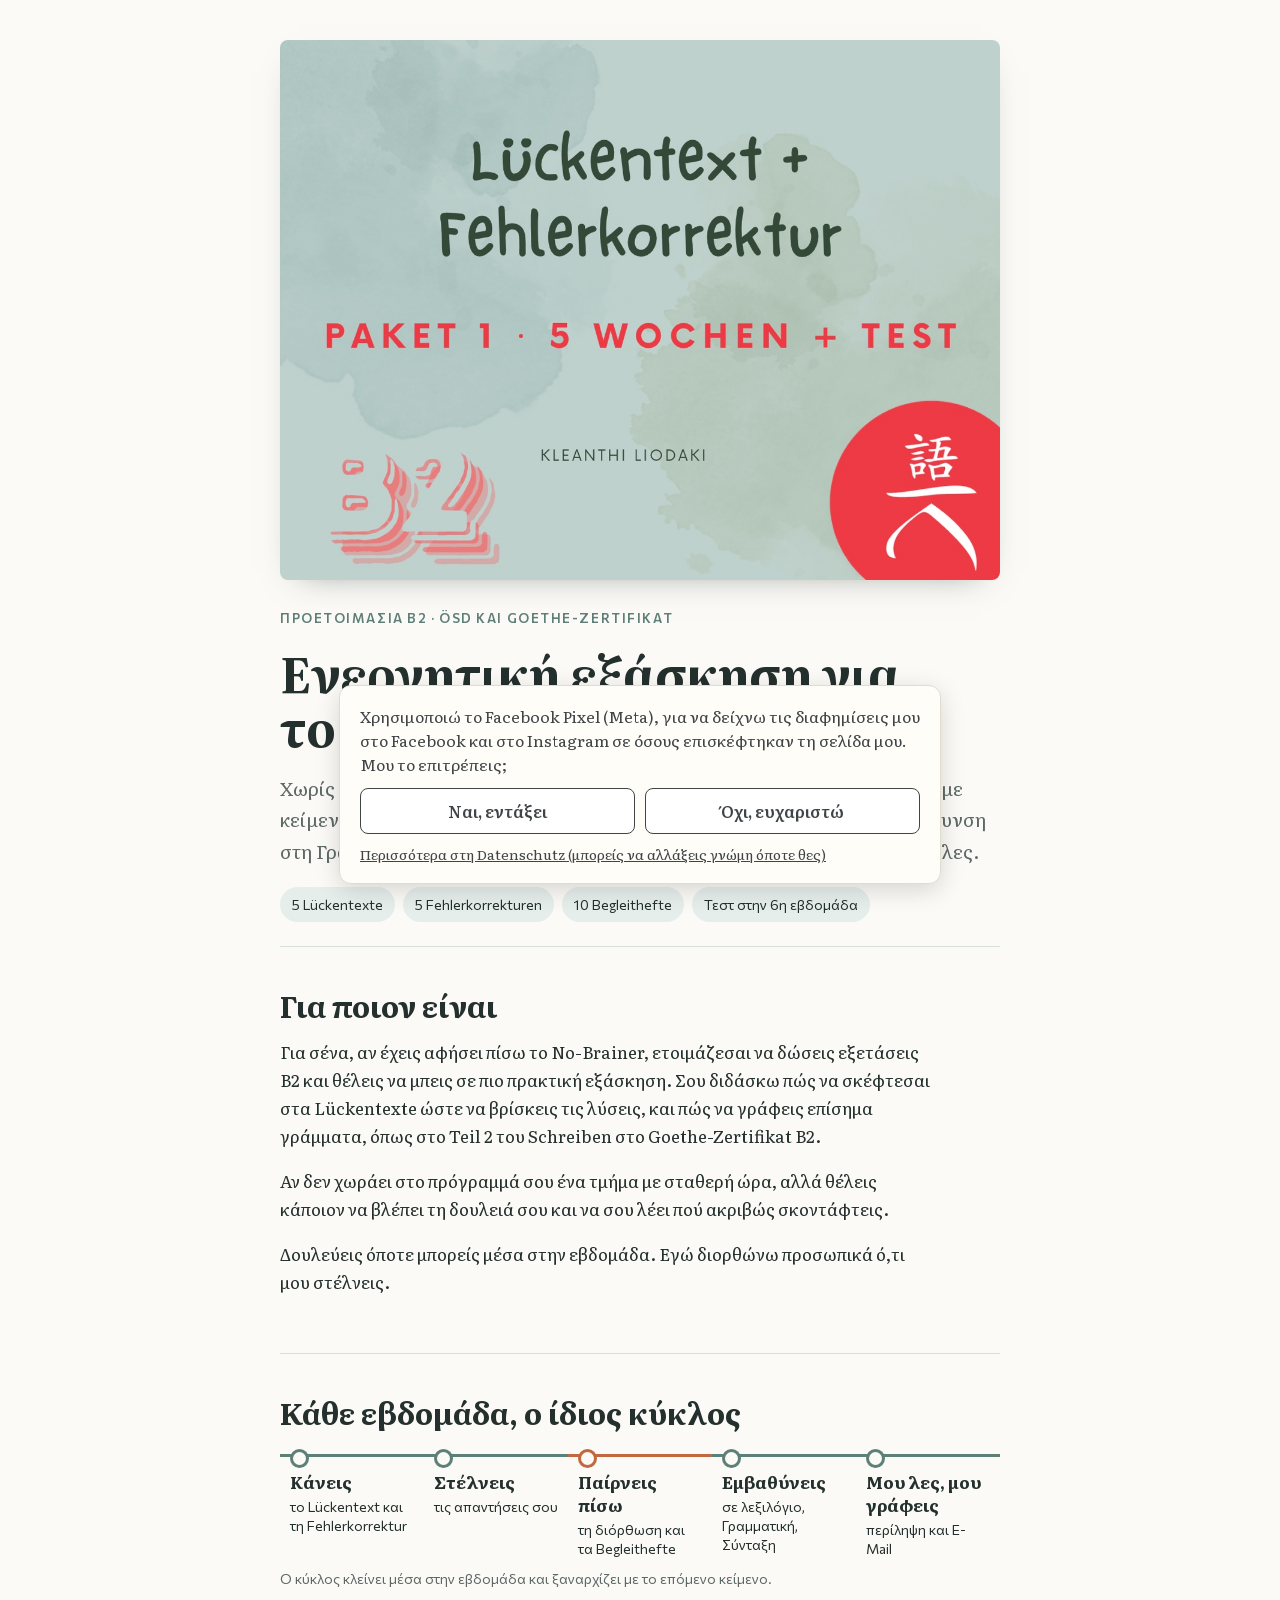
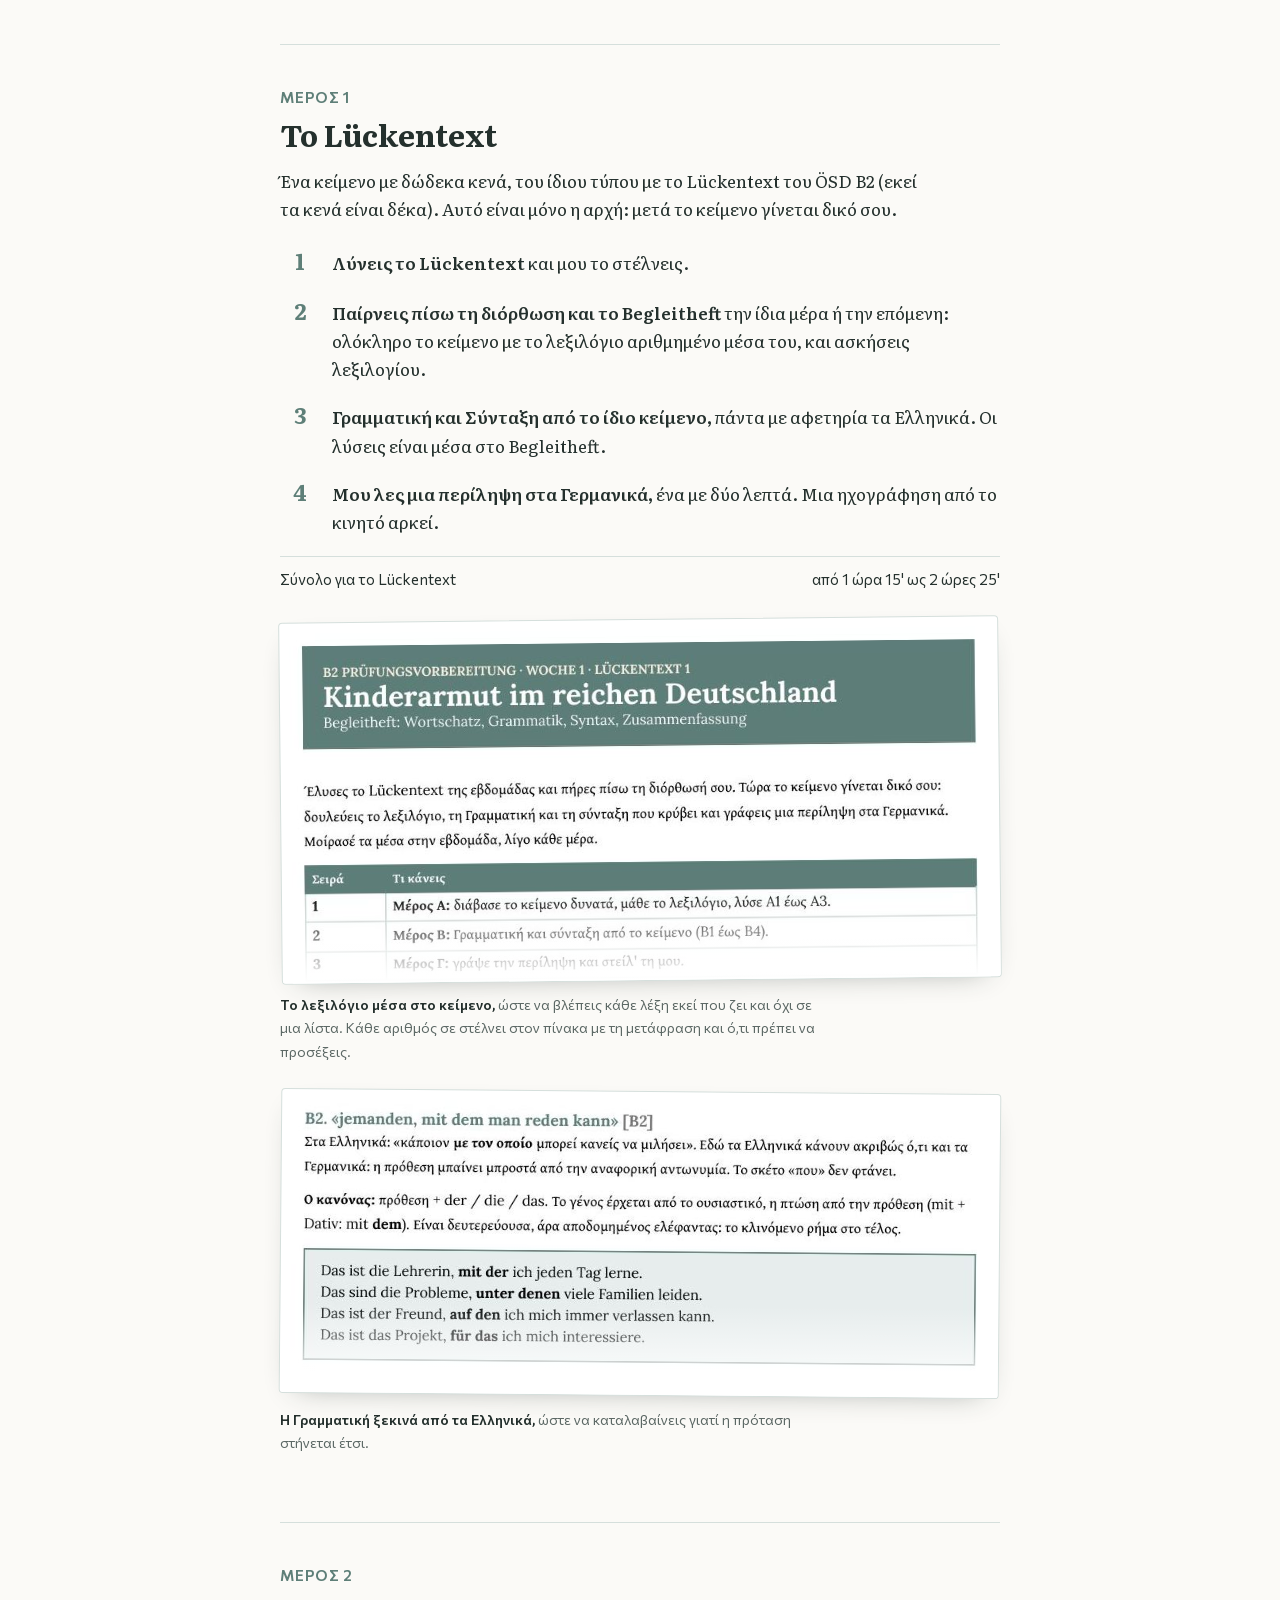
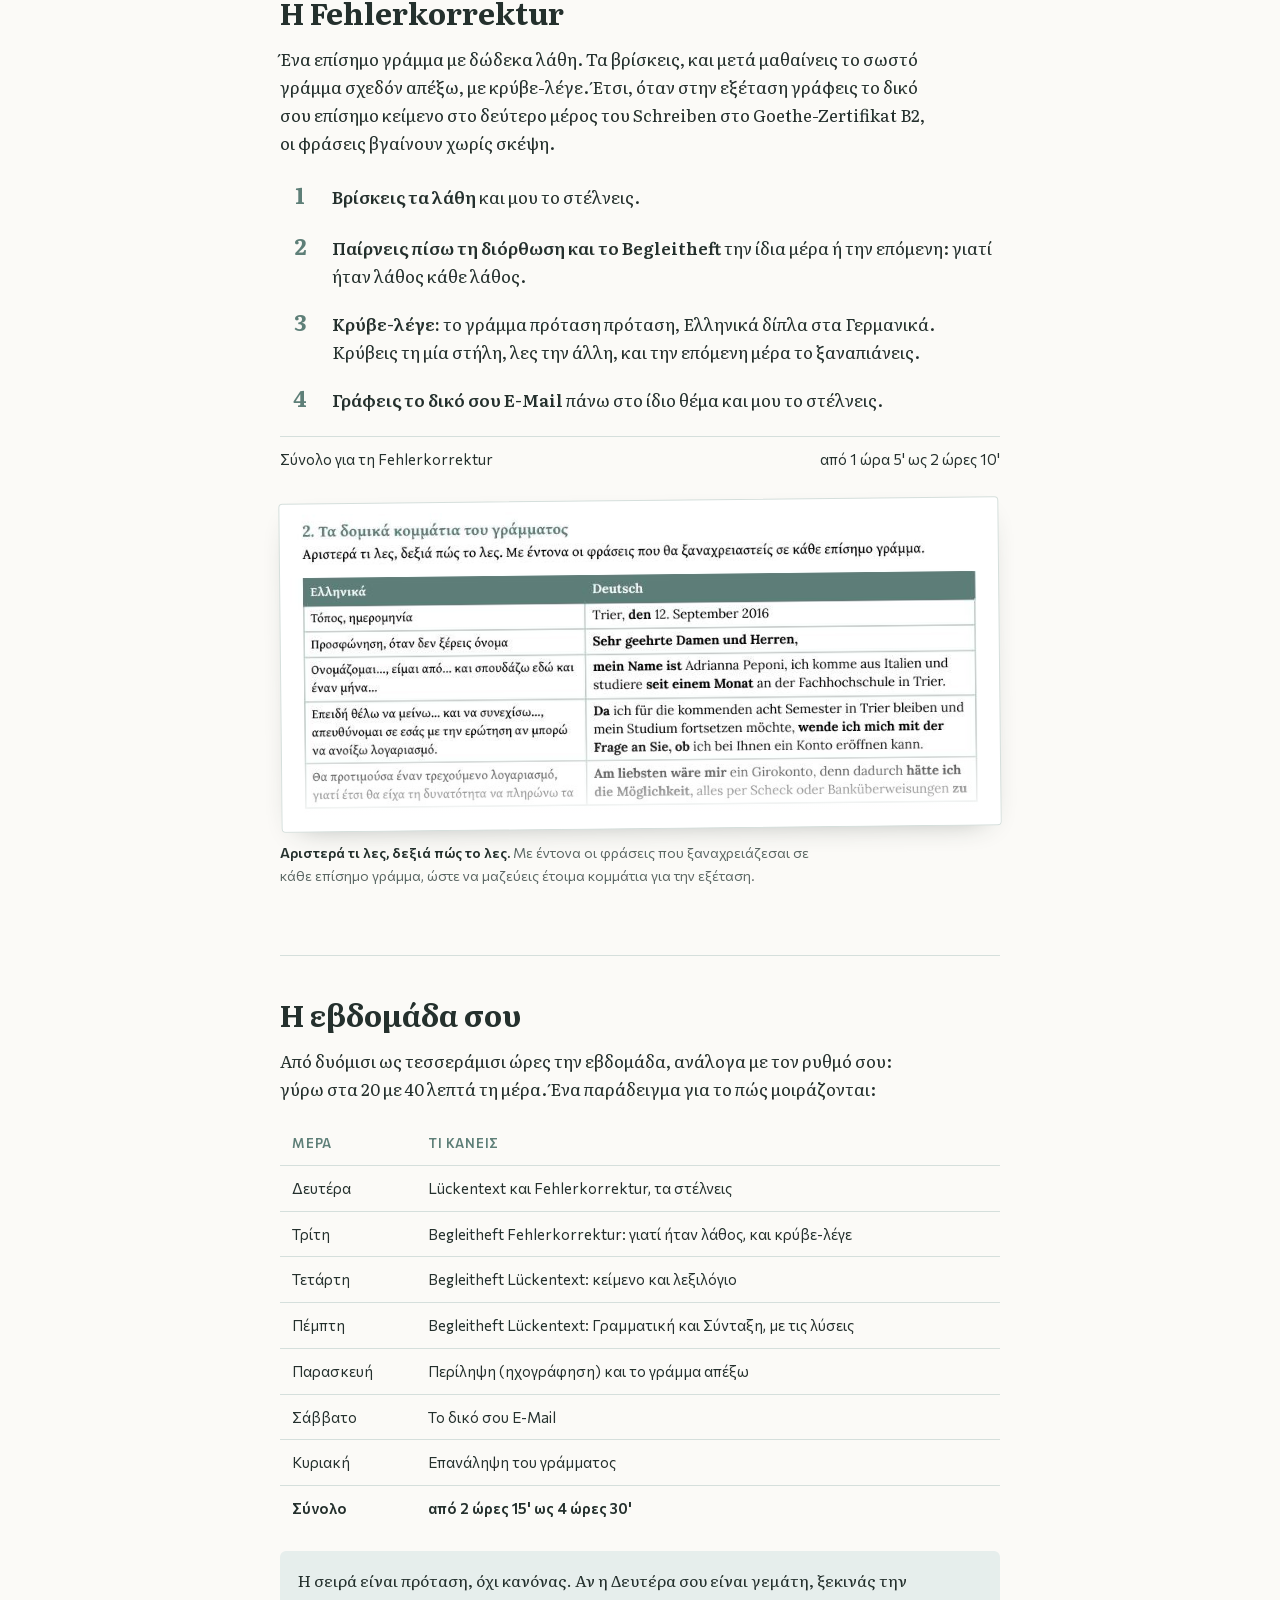
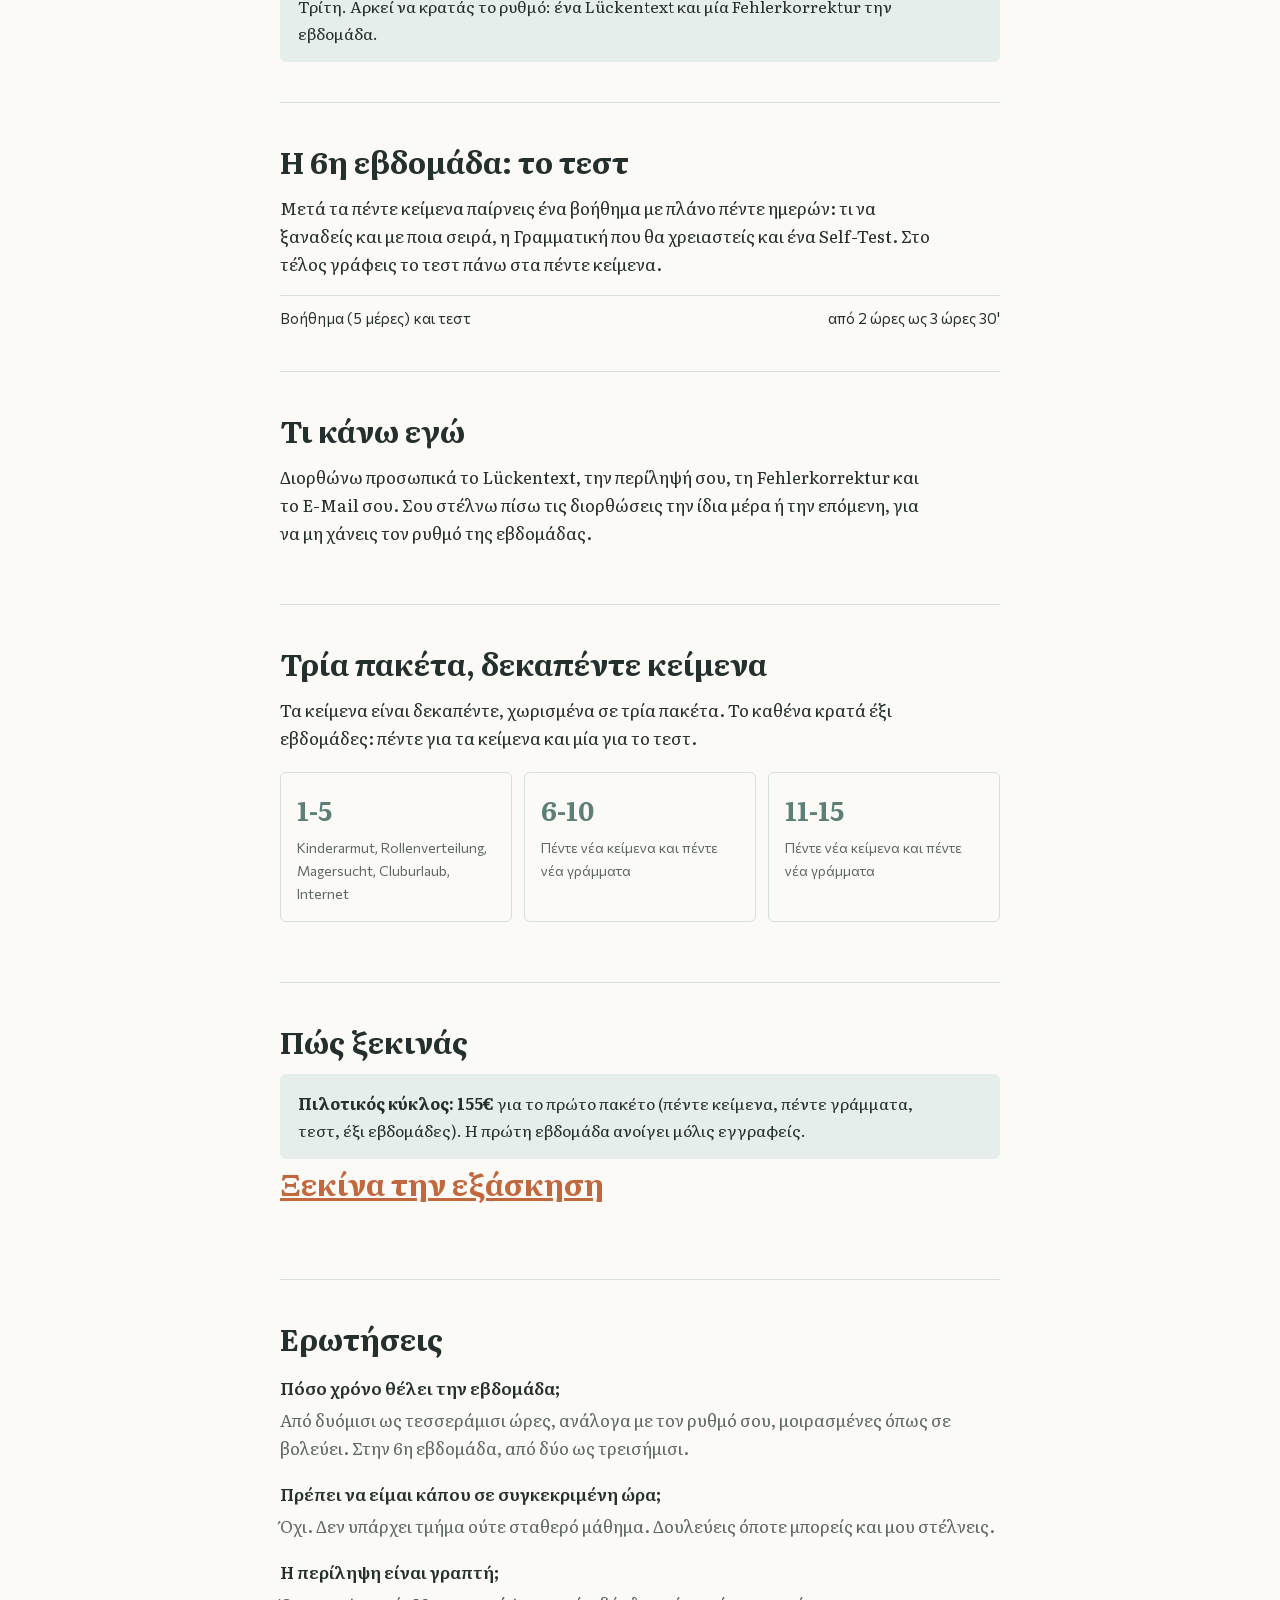
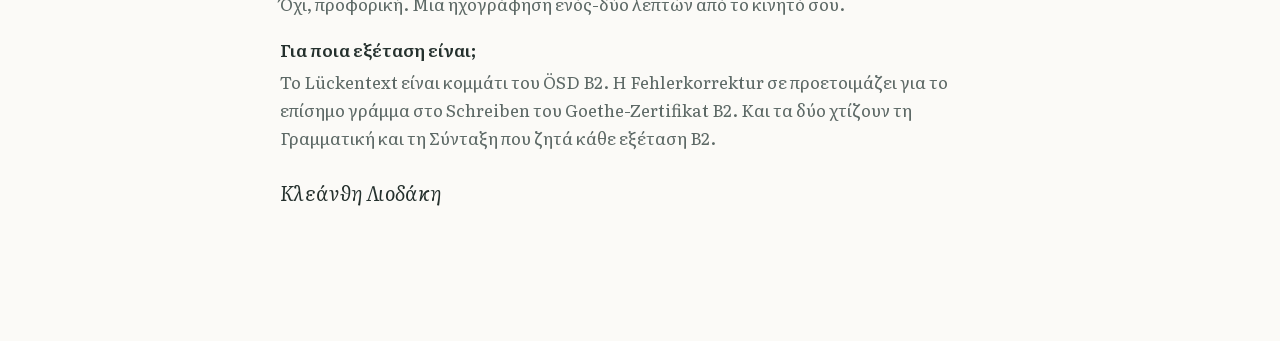
<file: b2-lueckentext/index.html>
<!doctype html>
<html lang="el">
<head>
<meta charset="utf-8">
<meta name="viewport" content="width=device-width,initial-scale=1">
<meta name="robots" content="noindex">
<meta name="description" content="Πιλοτικός κύκλος B2: Lückentext + Fehlerkorrektur, πέντε εβδομάδες με προσωπική διόρθωση. Κλεάνθη Λιοδάκη.">
<meta property="og:title" content="B2 Lückentext + Fehlerkorrektur · Κλεάνθη Λιοδάκη">
<meta property="og:image" content="https://kleanthiliodaki.com/b2-lueckentext/cover.jpg">
<title>B2 Lückentext + Fehlerkorrektur · Κλεάνθη Λιοδάκη</title>
<link rel="stylesheet" href="/webfonts/fonts.css">
<style>
/* Layout: μία στήλη ανάγνωσης που κατεβαίνει σαν τη διαδρομή της εβδομάδας· δείγματα docs ως «φύλλα» πάνω στο χαρτί. Παλέτα από τα docs της Κλεάνθης. */
:root{
  --paper:#FBFAF7; --ink:#24302D; --muted:#5D6966; --sage:#5E7F78; --sage-soft:#E6EEEC;
  --clay:#C2683F; --clay-soft:#F6E6DC; --line:#D5DFDC; --sheet:#FFFFFF;
  --display:"Literata", Georgia, "Times New Roman", serif;
  --body:"Literata", Georgia, "Times New Roman", serif;
  --ui:"Commissioner", "Segoe UI", system-ui, sans-serif;
}
@media (prefers-color-scheme: dark){:root:not([data-theme="light"]){
  --paper:#161C1B; --ink:#E8EEEC; --muted:#A3B1AD; --sage:#8FB3AA; --sage-soft:#22302D;
  --clay:#E0906B; --clay-soft:#3A2A22; --line:#33413E; --sheet:#1E2624; color-scheme:dark}}
:root[data-theme="dark"]{
  --paper:#161C1B; --ink:#E8EEEC; --muted:#A3B1AD; --sage:#8FB3AA; --sage-soft:#22302D;
  --clay:#E0906B; --clay-soft:#3A2A22; --line:#33413E; --sheet:#1E2624; color-scheme:dark}
body{background:var(--paper);color:var(--ink);font-family:var(--body);font-size:17px;line-height:1.65;padding-inline:20px;padding-block:0 64px}
.wrap{max-width:720px;margin:0 auto}
.draft{font-family:var(--ui);font-size:13px;letter-spacing:.04em;background:var(--clay-soft);color:var(--clay);border:1px dashed var(--clay);padding:8px 12px;margin-top:20px;border-radius:6px}
header{padding-block:32px 24px}
.cover{display:block;width:100%;height:auto;border-radius:8px;margin-bottom:28px;box-shadow:0 12px 32px -20px rgba(36,48,45,.5)}
.eyebrow{font-family:var(--ui);font-size:13px;font-weight:600;letter-spacing:.12em;text-transform:uppercase;color:var(--sage)}
h1{font-family:var(--display);font-weight:700;font-size:clamp(32px,6vw,48px);line-height:1.12;margin:.35em 0 .4em;text-wrap:balance}
h1 em{font-style:italic;font-weight:400;color:var(--clay)}
.lead{font-size:19px;color:var(--muted);max-width:60ch}
h2{font-family:var(--display);font-size:clamp(24px,4vw,30px);line-height:1.2;margin:0 0 .5em;text-wrap:balance}
h3{font-family:var(--ui);font-size:15px;font-weight:600;letter-spacing:.06em;text-transform:uppercase;color:var(--sage);margin:0 0 .4em}
section{padding-block:40px;border-top:1px solid var(--line)}
p{margin:0 0 1em;max-width:65ch}
.pills{display:flex;flex-wrap:wrap;gap:8px;margin-top:20px}
.pill{font-family:var(--ui);font-size:14px;background:var(--sage-soft);color:var(--ink);padding:6px 12px;border-radius:999px}
/* ο κύκλος της εβδομάδας */
.loop{display:grid;grid-template-columns:repeat(5,minmax(0,1fr));gap:0;margin:24px 0 8px;counter-reset:s}
.loop div{position:relative;padding:14px 10px 0;border-top:3px solid var(--sage);font-family:var(--ui);font-size:14px;line-height:1.35;min-width:0}
.loop div:nth-child(3){border-top-color:var(--clay)}
.loop b{display:block;font-family:var(--display);font-size:17px;margin-bottom:4px}
.loop div::before{content:"";position:absolute;top:-8px;left:10px;width:13px;height:13px;border-radius:50%;background:var(--paper);border:3px solid var(--sage)}
.loop div:nth-child(3)::before{border-color:var(--clay)}
.loopnote{font-family:var(--ui);font-size:14px;color:var(--muted)}
@media (max-width:620px){.loop{grid-template-columns:1fr;gap:4px}.loop div{border-top:0;border-left:3px solid var(--sage);padding:4px 0 12px 18px}.loop div:nth-child(3){border-left-color:var(--clay)}.loop div::before{top:6px;left:-8px}}
/* βήματα */
ol.steps{list-style:none;padding:0;margin:20px 0;display:grid;gap:14px;counter-reset:st}
ol.steps li{counter-increment:st;display:grid;grid-template-columns:40px minmax(0,1fr);gap:12px;align-items:baseline}
ol.steps li::before{content:counter(st);font-family:var(--display);font-size:22px;font-weight:700;color:var(--sage);text-align:center}
ol.steps .t{font-family:var(--ui);font-size:14px;color:var(--muted);white-space:nowrap;font-variant-numeric:tabular-nums}
ol.steps strong{font-weight:600}
.total{font-family:var(--ui);font-size:15px;border-top:1px solid var(--line);padding-top:10px;display:flex;justify-content:space-between;gap:12px}
/* δείγματα */
figure{margin:28px 0}
.sheet{background:var(--sheet);border:1px solid var(--line);padding:10px;border-radius:4px;box-shadow:0 10px 30px -18px rgba(36,48,45,.45);transform:rotate(-.6deg);overflow:hidden;max-height:340px;position:relative}
figure:nth-of-type(even) .sheet{transform:rotate(.5deg)}
.sheet img{display:block;width:100%;height:auto}
.sheet::after{content:"";position:absolute;left:0;right:0;bottom:0;height:90px;background:linear-gradient(to bottom,rgba(255,255,255,0),var(--sheet))}
figcaption{font-family:var(--ui);font-size:14px;color:var(--muted);margin-top:12px;max-width:60ch}
figcaption b{color:var(--ink);font-weight:600}
/* εβδομάδα */
.tablebox{overflow-x:auto;margin:20px 0}
table{border-collapse:collapse;width:100%;font-family:var(--ui);font-size:15px}
th,td{text-align:left;padding:10px 12px;border-bottom:1px solid var(--line);vertical-align:top}
th{font-weight:600;font-size:13px;letter-spacing:.06em;text-transform:uppercase;color:var(--sage)}
td.m{text-align:right;white-space:nowrap;font-variant-numeric:tabular-nums}
tr.wait td{color:var(--muted);font-style:italic}
tr.sum td{font-weight:600;border-bottom:0}
.note{background:var(--sage-soft);padding:16px 18px;border-radius:6px;font-size:16px}
.note p:last-child{margin:0}
.packs{display:grid;grid-template-columns:repeat(3,minmax(0,1fr));gap:12px;margin:20px 0}
.pack{border:1px solid var(--line);padding:16px;border-radius:6px;min-width:0}
.pack .n{font-family:var(--display);font-size:26px;font-weight:700;color:var(--sage)}
.pack p{font-family:var(--ui);font-size:14px;color:var(--muted);margin:4px 0 0}
@media (max-width:620px){.packs{grid-template-columns:1fr}}
dl{margin:0}
dt{font-weight:600;margin-top:18px}
dd{margin:4px 0 0;color:var(--muted)}
.sign{font-family:var(--display);font-style:italic;font-size:20px;margin-top:24px}
a{color:var(--clay)}
.cta{font-family:var(--display);font-size:clamp(24px,5vw,30px);font-weight:700}
@media (prefers-reduced-motion:reduce){*{transition:none!important}}
</style>
</head>
<body>
<div class="wrap">

<header>
  <img class="cover" src="cover.jpg" alt="Lückentext + Fehlerkorrektur · Paket 1 · 5 Wochen + Test" width="1200" height="900">
  <div class="eyebrow">Προετοιμασία B2 · ÖSD και Goethe-Zertifikat</div>
  <h1>Ενεργητική εξάσκηση για το B2, <em>στις ώρες που μπορείς</em></h1>
  <p class="lead">Χωρίς τμήμα και χωρίς να τρέχεις να προλάβεις μάθημα. Πέντε εβδομάδες με κείμενα που σε προπονούν σε πραγματικά κομμάτια των εξετάσεων, εμβάθυνση στη Γραμματική και στη Σύνταξη, και τα μάτια μου πάνω σε ό,τι γράφεις και λες.</p>
  <div class="pills"><span class="pill">5 Lückentexte</span><span class="pill">5 Fehlerkorrekturen</span><span class="pill">10 Begleithefte</span><span class="pill">Τεστ στην 6η εβδομάδα</span></div>
</header>

<section>
  <h2>Για ποιον είναι</h2>
  <p>Για σένα, αν έχεις αφήσει πίσω το No-Brainer, ετοιμάζεσαι να δώσεις εξετάσεις B2 και θέλεις να μπεις σε πιο πρακτική εξάσκηση. Σου διδάσκω πώς να σκέφτεσαι στα Lückentexte ώστε να βρίσκεις τις λύσεις, και πώς να γράφεις επίσημα γράμματα, όπως στο Teil 2 του Schreiben στο Goethe-Zertifikat B2.</p>
  <p>Αν δεν χωράει στο πρόγραμμά σου ένα τμήμα με σταθερή ώρα, αλλά θέλεις κάποιον να βλέπει τη δουλειά σου και να σου λέει πού ακριβώς σκοντάφτεις.</p>
  <p>Δουλεύεις όποτε μπορείς μέσα στην εβδομάδα. Εγώ διορθώνω προσωπικά ό,τι μου στέλνεις.</p>
</section>

<section>
  <h2>Κάθε εβδομάδα, ο ίδιος κύκλος</h2>
  <div class="loop" aria-label="Ο κύκλος της εβδομάδας">
    <div><b>Κάνεις</b>το Lückentext και τη Fehlerkorrektur</div>
    <div><b>Στέλνεις</b>τις απαντήσεις σου</div>
    <div><b>Παίρνεις πίσω</b>τη διόρθωση και τα Begleithefte</div>
    <div><b>Εμβαθύνεις</b>σε λεξιλόγιο, Γραμματική, Σύνταξη</div>
    <div><b>Μου λες, μου γράφεις</b>περίληψη και E-Mail</div>
  </div>
  <p class="loopnote">Ο κύκλος κλείνει μέσα στην εβδομάδα και ξαναρχίζει με το επόμενο κείμενο.</p>
</section>

<section>
  <h3>Μέρος 1</h3>
  <h2>Το Lückentext</h2>
  <p>Ένα κείμενο με δώδεκα κενά, του ίδιου τύπου με το Lückentext του ÖSD B2 (εκεί τα κενά είναι δέκα). Αυτό είναι μόνο η αρχή: μετά το κείμενο γίνεται δικό σου.</p>
  <ol class="steps">
    <li><span><strong>Λύνεις το Lückentext</strong> και μου το στέλνεις.</span></li>
    <li><span><strong>Παίρνεις πίσω τη διόρθωση και το Begleitheft</strong> την ίδια μέρα ή την επόμενη: ολόκληρο το κείμενο με το λεξιλόγιο αριθμημένο μέσα του, και ασκήσεις λεξιλογίου.</span></li>
    <li><span><strong>Γραμματική και Σύνταξη από το ίδιο κείμενο,</strong> πάντα με αφετηρία τα Ελληνικά. Οι λύσεις είναι μέσα στο Begleitheft.</span></li>
    <li><span><strong>Μου λες μια περίληψη στα Γερμανικά,</strong> ένα με δύο λεπτά. Μια ηχογράφηση από το κινητό αρκεί.</span></li>
  </ol>
  <div class="total"><span>Σύνολο για το Lückentext</span><span>από 1 ώρα 15' ως 2 ώρες 25'</span></div>

  <figure>
    <div class="sheet"><img src="probe-text.jpg" alt="Πρώτη σελίδα Begleitheft: το κείμενο Kinderarmut με αριθμημένες λέξεις και πίνακα λεξιλογίου" width="879" height="708"></div>
    <figcaption><b>Το λεξιλόγιο μέσα στο κείμενο,</b> ώστε να βλέπεις κάθε λέξη εκεί που ζει και όχι σε μια λίστα. Κάθε αριθμός σε στέλνει στον πίνακα με τη μετάφραση και ό,τι πρέπει να προσέξεις.</figcaption>
  </figure>
  <figure>
    <div class="sheet"><img src="probe-grammatik.jpg" alt="Άσκηση Γραμματικής: αναφορική πρόταση με πρόθεση, με εξήγηση από τα Ελληνικά" width="879" height="357"></div>
    <figcaption><b>Η Γραμματική ξεκινά από τα Ελληνικά,</b> ώστε να καταλαβαίνεις γιατί η πρόταση στήνεται έτσι.</figcaption>
  </figure>
</section>

<section>
  <h3>Μέρος 2</h3>
  <h2>Η Fehlerkorrektur</h2>
  <p>Ένα επίσημο γράμμα με δώδεκα λάθη. Τα βρίσκεις, και μετά μαθαίνεις το σωστό γράμμα σχεδόν απέξω, με κρύβε-λέγε. Έτσι, όταν στην εξέταση γράφεις το δικό σου επίσημο κείμενο στο δεύτερο μέρος του Schreiben στο Goethe-Zertifikat B2, οι φράσεις βγαίνουν χωρίς σκέψη.</p>
  <ol class="steps">
    <li><span><strong>Βρίσκεις τα λάθη</strong> και μου το στέλνεις.</span></li>
    <li><span><strong>Παίρνεις πίσω τη διόρθωση και το Begleitheft</strong> την ίδια μέρα ή την επόμενη: γιατί ήταν λάθος κάθε λάθος.</span></li>
    <li><span><strong>Κρύβε-λέγε:</strong> το γράμμα πρόταση πρόταση, Ελληνικά δίπλα στα Γερμανικά. Κρύβεις τη μία στήλη, λες την άλλη, και την επόμενη μέρα το ξαναπιάνεις.</span></li>
    <li><span><strong>Γράφεις το δικό σου E-Mail</strong> πάνω στο ίδιο θέμα και μου το στέλνεις.</span></li>
  </ol>
  <div class="total"><span>Σύνολο για τη Fehlerkorrektur</span><span>από 1 ώρα 5' ως 2 ώρες 10'</span></div>

  <figure>
    <div class="sheet"><img src="probe-kryve.jpg" alt="Πίνακας κρύβε-λέγε: ελληνική απόδοση δίπλα στο γερμανικό επίσημο γράμμα" width="879" height="387"></div>
    <figcaption><b>Αριστερά τι λες, δεξιά πώς το λες.</b> Με έντονα οι φράσεις που ξαναχρειάζεσαι σε κάθε επίσημο γράμμα, ώστε να μαζεύεις έτοιμα κομμάτια για την εξέταση.</figcaption>
  </figure>
</section>

<section>
  <h2>Η εβδομάδα σου</h2>
  <p>Από δυόμισι ως τεσσεράμισι ώρες την εβδομάδα, ανάλογα με τον ρυθμό σου: γύρω στα 20 με 40 λεπτά τη μέρα. Ένα παράδειγμα για το πώς μοιράζονται:</p>
  <div class="tablebox"><table>
    <thead><tr><th>Μέρα</th><th>Τι κάνεις</th></tr></thead>
    <tbody>
      <tr><td>Δευτέρα</td><td>Lückentext και Fehlerkorrektur, τα στέλνεις</td></tr>
      <tr><td>Τρίτη</td><td>Begleitheft Fehlerkorrektur: γιατί ήταν λάθος, και κρύβε-λέγε</td></tr>
      <tr><td>Τετάρτη</td><td>Begleitheft Lückentext: κείμενο και λεξιλόγιο</td></tr>
      <tr><td>Πέμπτη</td><td>Begleitheft Lückentext: Γραμματική και Σύνταξη, με τις λύσεις</td></tr>
      <tr><td>Παρασκευή</td><td>Περίληψη (ηχογράφηση) και το γράμμα απέξω</td></tr>
      <tr><td>Σάββατο</td><td>Το δικό σου E-Mail</td></tr>
      <tr><td>Κυριακή</td><td>Επανάληψη του γράμματος</td></tr>
      <tr class="sum"><td>Σύνολο</td><td>από 2 ώρες 15' ως 4 ώρες 30'</td></tr>
    </tbody>
  </table></div>
  <div class="note"><p>Η σειρά είναι πρόταση, όχι κανόνας. Αν η Δευτέρα σου είναι γεμάτη, ξεκινάς την Τρίτη. Αρκεί να κρατάς το ρυθμό: ένα Lückentext και μία Fehlerkorrektur την εβδομάδα.</p></div>
</section>

<section>
  <h2>Η 6η εβδομάδα: το τεστ</h2>
  <p>Μετά τα πέντε κείμενα παίρνεις ένα βοήθημα με πλάνο πέντε ημερών: τι να ξαναδείς και με ποια σειρά, η Γραμματική που θα χρειαστείς και ένα Self-Test. Στο τέλος γράφεις το τεστ πάνω στα πέντε κείμενα.</p>
  <div class="total"><span>Βοήθημα (5 μέρες) και τεστ</span><span>από 2 ώρες ως 3 ώρες 30'</span></div>
</section>

<section>
  <h2>Τι κάνω εγώ</h2>
  <p>Διορθώνω προσωπικά το Lückentext, την περίληψή σου, τη Fehlerkorrektur και το E-Mail σου. Σου στέλνω πίσω τις διορθώσεις την ίδια μέρα ή την επόμενη, για να μη χάνεις τον ρυθμό της εβδομάδας.</p>
</section>

<section>
  <h2>Τρία πακέτα, δεκαπέντε κείμενα</h2>
  <p>Τα κείμενα είναι δεκαπέντε, χωρισμένα σε τρία πακέτα. Το καθένα κρατά έξι εβδομάδες: πέντε για τα κείμενα και μία για το τεστ.</p>
  <div class="packs">
    <div class="pack"><div class="n">1-5</div><p>Kinderarmut, Rollenverteilung, Magersucht, Cluburlaub, Internet</p></div>
    <div class="pack"><div class="n">6-10</div><p>Πέντε νέα κείμενα και πέντε νέα γράμματα</p></div>
    <div class="pack"><div class="n">11-15</div><p>Πέντε νέα κείμενα και πέντε νέα γράμματα</p></div>
  </div>
</section>

<section>
  <h2>Πώς ξεκινάς</h2>
  <div class="note"><p><b>Πιλοτικός κύκλος: 155€</b> για το πρώτο πακέτο (πέντε κείμενα, πέντε γράμματα, τεστ, έξι εβδομάδες). Η πρώτη εβδομάδα ανοίγει μόλις εγγραφείς.</p></div>
  <p class="cta"><a href="https://kleanthi.thrivecart.com/b2-lueckentext-fehlerkorrektur/">Ξεκίνα την εξάσκηση</a></p>
</section>

<section>
  <h2>Ερωτήσεις</h2>
  <dl>
    <dt>Πόσο χρόνο θέλει την εβδομάδα;</dt>
    <dd>Από δυόμισι ως τεσσεράμισι ώρες, ανάλογα με τον ρυθμό σου, μοιρασμένες όπως σε βολεύει. Στην 6η εβδομάδα, από δύο ως τρεισήμισι.</dd>
    <dt>Πρέπει να είμαι κάπου σε συγκεκριμένη ώρα;</dt>
    <dd>Όχι. Δεν υπάρχει τμήμα ούτε σταθερό μάθημα. Δουλεύεις όποτε μπορείς και μου στέλνεις.</dd>
    <dt>Η περίληψη είναι γραπτή;</dt>
    <dd>Όχι, προφορική. Μια ηχογράφηση ενός-δύο λεπτών από το κινητό σου.</dd>
    <dt>Για ποια εξέταση είναι;</dt>
    <dd>Το Lückentext είναι κομμάτι του ÖSD B2. Η Fehlerkorrektur σε προετοιμάζει για το επίσημο γράμμα στο Schreiben του Goethe-Zertifikat B2. Και τα δύο χτίζουν τη Γραμματική και τη Σύνταξη που ζητά κάθε εξέταση B2.</dd>
  </dl>
  <p class="sign">Κλεάνθη Λιοδάκη</p>
</section>
</div>

<!-- Facebook Pixel: φορτώνει μόνο με συγκατάθεση (consent.js) -->
<script src="/consent.js"></script>

</body>
</html>
</file>
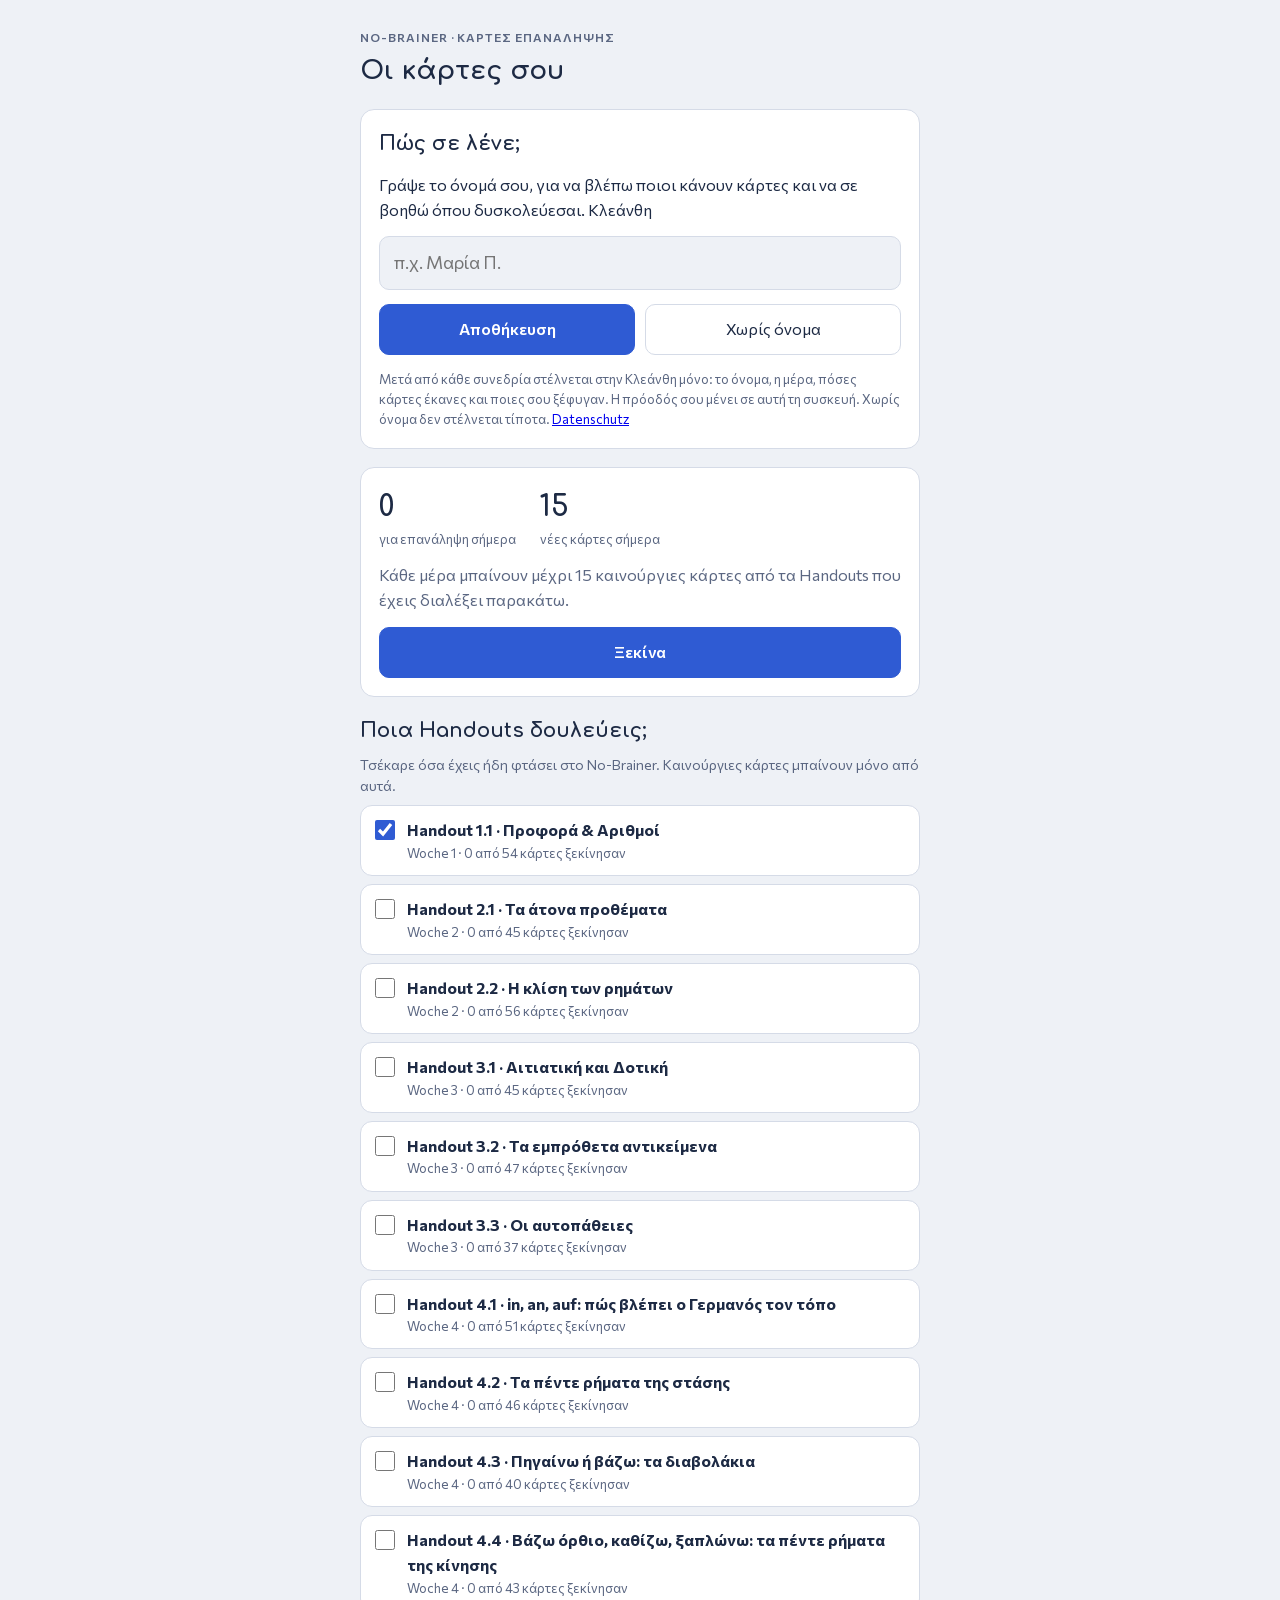
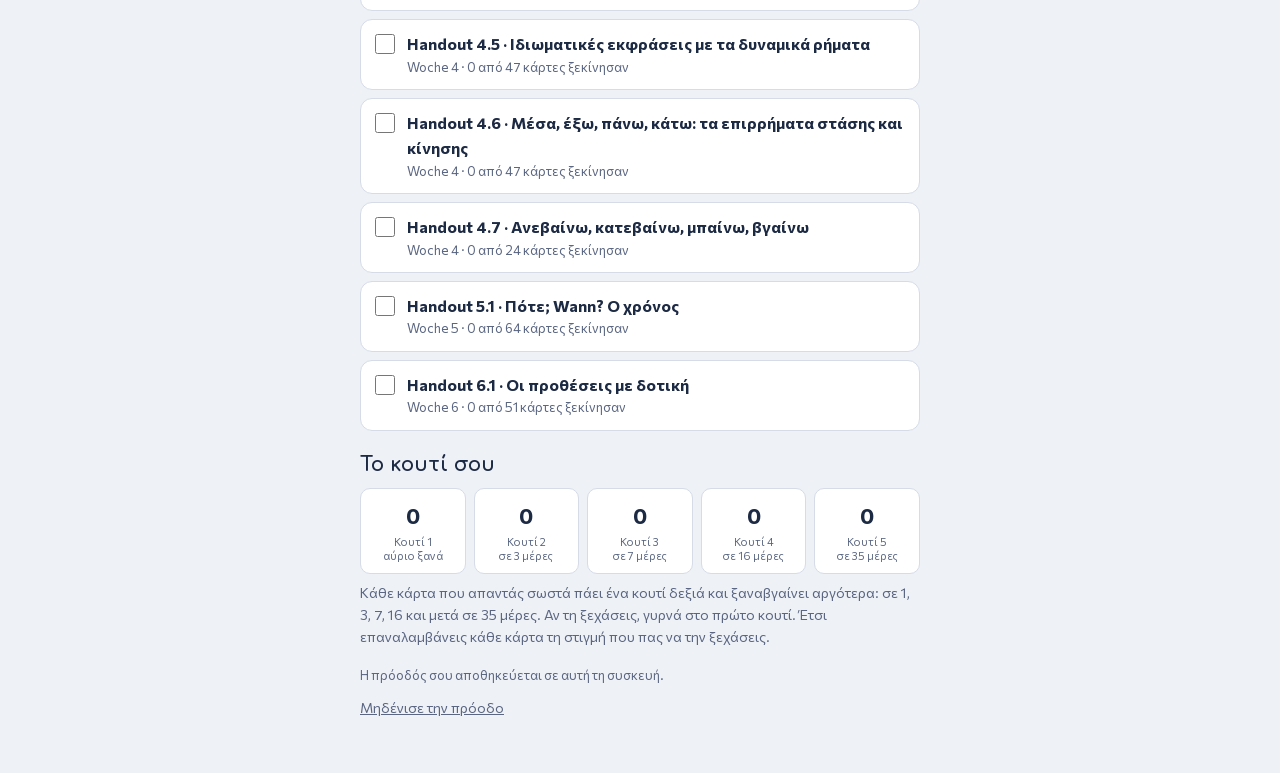
<file: karten/index.html>
<!doctype html>
<html lang="el">
<head>
<meta charset="utf-8">
<meta name="viewport" content="width=device-width,initial-scale=1,viewport-fit=cover">
<meta name="robots" content="noindex">
<style>
:root{padding-top:env(safe-area-inset-top,0px);padding-bottom:env(safe-area-inset-bottom,0px)}
img{max-width:100%}
[hidden]{display:none!important}
</style>
</head>
<body>
<title>No-Brainer Karten</title>
<link rel="stylesheet" href="/webfonts/fonts.css">
<style>
/* Layout: one narrow column, a single index card in the middle, a five-slot card box (Leitner) as the progress picture */
:root {
  --bg: #eef1f6;
  --card: #ffffff;
  --ink: #1d2a44;
  --muted: #5b6782;
  --line: #d5dbe7;
  --accent: #2f5bd3;
  --accent-ink: #ffffff;
  --marker: #ffe27a;
  --good: #1f8a5b;
  --good-bg: #e2f4ea;
  --bad: #b5374a;
  --bad-bg: #fbe6e9;
  --display: "Comfortaa", "Trebuchet MS", system-ui, sans-serif;
  --body: "Commissioner", "Segoe UI", system-ui, sans-serif;
}
@media (prefers-color-scheme: dark) {
  :root:not([data-theme="light"]) {
    --bg: #121826; --card: #1b2335; --ink: #e6ebf5; --muted: #9aa6bf; --line: #2e3a52;
    --accent: #7c9cff; --accent-ink: #0f1525; --marker: #6b5a12;
    --good: #5fd39a; --good-bg: #173326; --bad: #ff8a9b; --bad-bg: #3a1c23;
    color-scheme: dark;
  }
}
:root[data-theme="dark"] {
  --bg: #121826; --card: #1b2335; --ink: #e6ebf5; --muted: #9aa6bf; --line: #2e3a52;
  --accent: #7c9cff; --accent-ink: #0f1525; --marker: #6b5a12;
  --good: #5fd39a; --good-bg: #173326; --bad: #ff8a9b; --bad-bg: #3a1c23;
  color-scheme: dark;
}
* { box-sizing: border-box; }
body {
  background: var(--bg); color: var(--ink); font-family: var(--body); font-size: 16px; line-height: 1.55;
  padding-left: max(16px, env(safe-area-inset-left, 0px));
  padding-right: max(16px, env(safe-area-inset-right, 0px));
  padding-block: 20px 40px;
}
.wrap { max-width: 560px; margin: 0 auto; display: flex; flex-direction: column; gap: 18px; }
header { display: flex; flex-direction: column; gap: 4px; }
.eyebrow { font-size: 12px; letter-spacing: .08em; text-transform: uppercase; color: var(--muted); font-weight: 600; }
h1 { font-family: var(--display); font-size: 26px; margin: 0; text-wrap: balance; }
h2 { font-family: var(--display); font-size: 20px; margin: 0; text-wrap: balance; }
p { margin: 0; }
.muted { color: var(--muted); }

.box { display: grid; grid-template-columns: repeat(5, 1fr); gap: 8px; }
.slot { background: var(--card); border: 1px solid var(--line); border-radius: 10px; padding: 10px 6px; text-align: center; display: flex; flex-direction: column; gap: 2px; }
.slot b { font-size: 22px; font-variant-numeric: tabular-nums; }
.slot span { font-size: 11px; color: var(--muted); line-height: 1.3; }
.slot.new { border-style: dashed; }

.today { background: var(--card); border: 1px solid var(--line); border-radius: 14px; padding: 18px; display: flex; flex-direction: column; gap: 14px; }
.nums { display: flex; gap: 24px; flex-wrap: wrap; }
.nums div { display: flex; flex-direction: column; }
.nums b { font-size: 28px; font-variant-numeric: tabular-nums; font-family: var(--display); }
.nums span { font-size: 13px; color: var(--muted); }

button { font: inherit; cursor: pointer; border-radius: 10px; border: 1px solid var(--line); background: var(--card); color: var(--ink); padding: 12px 16px; min-height: 46px; }
button:focus-visible, input:focus-visible { outline: 3px solid var(--accent); outline-offset: 2px; }
button.primary { background: var(--accent); color: var(--accent-ink); border-color: var(--accent); font-weight: 600; }
button.primary:disabled { opacity: .45; cursor: default; }
button.link { border: none; background: none; color: var(--muted); padding: 6px 0; min-height: 0; text-decoration: underline; font-size: 14px; }

.card { background: var(--card); border: 1px solid var(--line); border-radius: 16px; padding: 22px 20px; display: flex; flex-direction: column; gap: 16px; box-shadow: 0 6px 22px rgba(20, 30, 60, .07); position: relative; }
.card::before { content: ""; position: absolute; left: 0; right: 0; top: 52px; border-top: 1px solid var(--line); }
.card-top { display: flex; justify-content: space-between; align-items: center; gap: 8px; min-height: 28px; font-size: 13px; color: var(--muted); }
.tag { background: var(--bg); border-radius: 999px; padding: 3px 10px; font-weight: 600; }
.prompt { font-size: 15px; color: var(--muted); }
.front { font-family: var(--display); font-size: 34px; font-weight: 700; line-height: 1.25; word-break: break-word; }
.front mark { background: linear-gradient(transparent 55%, var(--marker) 55%); color: inherit; padding: 0 2px; }
.front.small { font-size: 22px; font-family: var(--body); font-weight: 600; }
.opts { display: grid; grid-template-columns: repeat(auto-fit, minmax(120px, 1fr)); gap: 10px; }
.opts button { font-size: 17px; font-weight: 600; }
.opts button.right { background: var(--good-bg); border-color: var(--good); color: var(--good); }
.opts button.wrong { background: var(--bad-bg); border-color: var(--bad); color: var(--bad); }
input[type=text] { width: 100%; font: inherit; font-size: 18px; padding: 12px 14px; border-radius: 10px; border: 1px solid var(--line); background: var(--bg); color: var(--ink); }
.keys { display: flex; gap: 8px; flex-wrap: wrap; }
.keys button { min-width: 46px; padding: 8px 12px; font-size: 17px; }
.row { display: flex; gap: 10px; flex-wrap: wrap; }
.row > button { flex: 1 1 140px; }
.feedback { border-radius: 12px; padding: 14px 16px; display: flex; flex-direction: column; gap: 6px; }
.feedback.ok { background: var(--good-bg); }
.feedback.no { background: var(--bad-bg); }
.feedback .verdict { font-weight: 700; }
.feedback.ok .verdict { color: var(--good); }
.feedback.no .verdict { color: var(--bad); }
.answer { font-weight: 700; font-size: 18px; }
.back { font-size: 17px; }
.progress { height: 6px; background: var(--line); border-radius: 999px; overflow: hidden; }
.progress i { display: block; height: 100%; background: var(--accent); width: 0; transition: width .3s; }
.handouts { display: flex; flex-direction: column; gap: 8px; }
.handout { display: flex; gap: 12px; align-items: flex-start; background: var(--card); border: 1px solid var(--line); border-radius: 12px; padding: 12px 14px; cursor: pointer; }
.handout input { width: 20px; height: 20px; margin: 2px 0 0; accent-color: var(--accent); flex: none; }
.handout span { display: flex; flex-direction: column; min-width: 0; }
.handout small { color: var(--muted); font-size: 13px; }
footer { font-size: 13px; color: var(--muted); display: flex; flex-direction: column; gap: 6px; }
.confirm { display: flex; gap: 10px; align-items: center; flex-wrap: wrap; font-size: 14px; }
@media (prefers-reduced-motion: reduce) { .progress i { transition: none; } }
@media (max-width: 420px) { .front { font-size: 28px; } .slot b { font-size: 18px; } }
</style>

<div class="wrap">
  <header>
    <span class="eyebrow">No-Brainer · Κάρτες επανάληψης</span>
    <h1>Οι κάρτες σου</h1>
  </header>

  <section id="home" class="wrap" style="max-width:none">
    <form class="today" id="nameBox" hidden>
      <h2>Πώς σε λένε;</h2>
      <p>Γράψε το όνομά σου, για να βλέπω ποιοι κάνουν κάρτες και να σε βοηθώ όπου δυσκολεύεσαι. Κλεάνθη</p>
      <input type="text" id="nameInput" maxlength="60" autocomplete="given-name" placeholder="π.χ. Μαρία Π." aria-label="Το όνομά σου">
      <div class="row"><button type="submit" class="primary">Αποθήκευση</button><button type="button" id="nameSkip">Χωρίς όνομα</button></div>
      <p class="muted" style="font-size:13px">Μετά από κάθε συνεδρία στέλνεται στην Κλεάνθη μόνο: το όνομα, η μέρα, πόσες κάρτες έκανες και ποιες σου ξέφυγαν. Η πρόοδός σου μένει σε αυτή τη συσκευή. Χωρίς όνομα δεν στέλνεται τίποτα. <a id="privacyLink" href="#" target="_blank" rel="noopener">Datenschutz</a></p>
    </form>
    <div class="today">
      <div class="nums">
        <div><b id="nDue">0</b><span>για επανάληψη σήμερα</span></div>
        <div><b id="nNew">0</b><span>νέες κάρτες σήμερα</span></div>
      </div>
      <p id="homeMsg" class="muted"></p>
      <button id="start" class="primary">Ξεκίνα</button>
    </div>

    <div class="wrap" style="max-width:none; gap:8px">
      <h2>Ποια Handouts δουλεύεις;</h2>
      <p class="muted" style="font-size:14px">Τσέκαρε όσα έχεις ήδη φτάσει στο No-Brainer. Καινούργιες κάρτες μπαίνουν μόνο από αυτά.</p>
      <div id="handouts" class="handouts"></div>
    </div>

    <div class="wrap" style="max-width:none; gap:8px">
      <h2>Το κουτί σου</h2>
      <div class="box" id="box"></div>
      <p class="muted" style="font-size:14px">Κάθε κάρτα που απαντάς σωστά πάει ένα κουτί δεξιά και ξαναβγαίνει αργότερα: σε 1, 3, 7, 16 και μετά σε 35 μέρες. Αν τη ξεχάσεις, γυρνά στο πρώτο κουτί. Έτσι επαναλαμβάνεις κάθε κάρτα τη στιγμή που πας να την ξεχάσεις.</p>
    </div>
  </section>

  <section id="study" hidden>
    <div class="wrap" style="max-width:none; gap:12px">
      <div class="progress"><i id="bar"></i></div>
      <div class="card" id="card"></div>
      <button class="link" id="quit">Σταμάτα για τώρα</button>
    </div>
  </section>

  <section id="done" hidden>
    <div class="today">
      <h2>Τελείωσες για σήμερα!</h2>
      <p id="doneMsg"></p>
      <p>Ξαναέλα αύριο. Λίγα λεπτά κάθε μέρα κάνουν πολύ περισσότερα από μία ώρα μια φορά την εβδομάδα.</p>
      <p>Bis bald, Κλεάνθη</p>
      <button id="back">Πίσω στο κουτί</button>
    </div>
  </section>

  <footer>
    <span id="saveNote">Η πρόοδός σου αποθηκεύεται σε αυτή τη συσκευή.</span>
    <div class="confirm" id="nameRow" hidden><span id="nameShown"></span><button class="link" id="nameChange">αλλαγή</button></div>
    <div class="confirm" id="resetRow"><button class="link" id="reset">Μηδένισε την πρόοδο</button></div>
  </footer>
</div>

<script>
// ---------- Κάρτες (από το Handout 1.1, τελική εκδοχή Google Doc) ----------
const RX = ["ροχάλα", "χέρι"], LEN = ["μακρό", "βραχύ"], IE = ["μακρό ι", "χωρίζεται"];
const CARDS = [
  // Χαρά ή χέρι
  { id: "ch-acht", tag: "Χαρά ή χέρι;", type: "choice", front: "a<mark>ch</mark>t", options: RX, answer: "ροχάλα", explain: "Πριν από το ch έχει a, έναν Βλάχο: ρίξε ροχάλα. Και το «χτ» είναι όπως στη «χτένα»." },
  { id: "ch-ich", tag: "Χαρά ή χέρι;", type: "choice", front: "i<mark>ch</mark>", options: RX, answer: "χέρι", explain: "Πριν από το ch έχει i, έναν Κολωνακιώτη: χ του χεριού." },
  { id: "ch-buch", tag: "Χαρά ή χέρι;", type: "choice", front: "Bu<mark>ch</mark>", options: RX, answer: "ροχάλα", explain: "Πριν από το ch έχει u, έναν Βλάχο: ροχάλα." },
  { id: "ch-buecher", tag: "Χαρά ή χέρι;", type: "choice", front: "Bü<mark>ch</mark>er", options: RX, answer: "χέρι", explain: "Πριν από το ch έχει ü, έναν Wanna-be: χ του χεριού. Πρόσεξε: Buch με ροχάλα, Bücher με χέρι." },
  { id: "ch-machen", tag: "Χαρά ή χέρι;", type: "choice", front: "ma<mark>ch</mark>en", options: RX, answer: "ροχάλα", explain: "Πριν από το ch έχει a, έναν Βλάχο: ροχάλα." },
  { id: "ch-mich", tag: "Χαρά ή χέρι;", type: "choice", front: "mi<mark>ch</mark>", options: RX, answer: "χέρι", explain: "Πριν από το ch έχει i, έναν Κολωνακιώτη: χ του χεριού." },
  { id: "ch-doch", tag: "Χαρά ή χέρι;", type: "choice", front: "do<mark>ch</mark>", options: RX, answer: "ροχάλα", explain: "Πριν από το ch έχει o, έναν Βλάχο: ροχάλα." },
  { id: "ch-sechzehn", tag: "Χαρά ή χέρι;", type: "choice", front: "se<mark>ch</mark>zehn", options: RX, answer: "χέρι", explain: "Πριν από το ch έχει e, έναν Κολωνακιώτη: χ του χεριού. «ζέχ-τσεν»." },
  { id: "ch-kuchen", tag: "Χαρά ή χέρι;", type: "choice", front: "Ku<mark>ch</mark>en", options: RX, answer: "ροχάλα", explain: "Πριν από το ch έχει u, έναν Βλάχο: ροχάλα." },
  { id: "ch-gespraech", tag: "Χαρά ή χέρι;", type: "choice", front: "Gesprä<mark>ch</mark>", options: RX, answer: "χέρι", explain: "Πριν από το ch έχει ä, έναν Wanna-be: χ του χεριού." },
  { id: "ch-durch", tag: "Χαρά ή χέρι;", type: "choice", front: "dur<mark>ch</mark>", options: RX, answer: "χέρι", explain: "Πριν από το ch έχει σύμφωνο (r): χ του χεριού. Ροχάλα ρίχνεις μόνο όταν δεις Βλάχο." },

  // Μακρό ή βραχύ
  { id: "len-vater", tag: "Μακρό ή βραχύ;", type: "choice", front: "V<mark>a</mark>ter", options: LEN, answer: "μακρό", explain: "Μετά το τονιζόμενο a ακολουθεί 1 σύμφωνο (t): μακρό. «Φάαατα»." },
  { id: "len-vetter", tag: "Μακρό ή βραχύ;", type: "choice", front: "V<mark>e</mark>tter", options: LEN, answer: "βραχύ", explain: "Ακολουθούν 2 σύμφωνα (tt): βραχύ. «Φέτα», γρήγορα." },
  { id: "len-zehn", tag: "Μακρό ή βραχύ;", type: "choice", front: "z<mark>e</mark>hn", options: LEN, answer: "μακρό", explain: "Το μαγικό h δεν μετράει ως σύμφωνο και μακραίνει το e. Μακρό, τεντωμένο e." },
  { id: "len-elf", tag: "Μακρό ή βραχύ;", type: "choice", front: "<mark>e</mark>lf", options: LEN, answer: "βραχύ", explain: "Ακολουθούν 2 σύμφωνα (lf): βραχύ." },
  { id: "len-stehlen", tag: "Μακρό ή βραχύ;", type: "choice", front: "st<mark>e</mark>hlen", options: LEN, answer: "μακρό", explain: "Μαγικό h: μακρό e. stehlen = κλέβω." },
  { id: "len-stellen", tag: "Μακρό ή βραχύ;", type: "choice", front: "st<mark>e</mark>llen", options: LEN, answer: "βραχύ", explain: "Ακολουθούν 2 σύμφωνα (ll): βραχύ e. stellen = βάζω κάτι όρθιο." },
  { id: "len-fuenf", tag: "Μακρό ή βραχύ;", type: "choice", front: "f<mark>ü</mark>nf", options: LEN, answer: "βραχύ", explain: "Ακολουθούν 2 σύμφωνα (nf): βραχύ ü." },
  { id: "len-zwoelf", tag: "Μακρό ή βραχύ;", type: "choice", front: "zw<mark>ö</mark>lf", options: LEN, answer: "βραχύ", explain: "Ακολουθούν 2 σύμφωνα (lf): βραχύ ö." },
  { id: "len-neun", tag: "Μακρό ή βραχύ;", type: "choice", front: "n<mark>eu</mark>n", options: LEN, answer: "μακρό", explain: "eu είναι δίφθογγος, και οι δίφθογγοι είναι πάντα μακροί." },
  { id: "len-sucht", tag: "Μακρό ή βραχύ;", type: "choice", front: "die S<mark>u</mark>cht", options: LEN, answer: "βραχύ", explain: "Ακολουθούν τρία σύμφωνα (cht): βραχύ. die Sucht = η εξάρτηση." },
  { id: "len-suchen", tag: "Μακρό ή βραχύ;", type: "choice", front: "s<mark>u</mark>chen", options: LEN, answer: "μακρό", explain: "Εξαίρεση με το ch: εδώ το φωνήεν είναι μακρό. Το ίδιο και σε nach, Sprache, hoch, Buch, Kuchen, Gespräch." },

  // Το ie
  { id: "ie-vier", tag: "Το ie", type: "choice", front: "v<mark>ie</mark>r", options: IE, answer: "μακρό ι", explain: "Τονίζεται, άρα ένα μακρό ι: φίί-α. Ολόκληρη η λέξη είναι μία συλλαβή!" },
  { id: "ie-sieben", tag: "Το ie", type: "choice", front: "s<mark>ie</mark>ben", options: IE, answer: "μακρό ι", explain: "Τονίζεται, άρα ένα μακρό ι: ζίίμπ-ν." },
  { id: "ie-ferien", tag: "Το ie", type: "choice", front: "Fer<mark>ie</mark>n", options: IE, answer: "χωρίζεται", explain: "Ο τόνος είναι στο Fe, το ie δεν τονίζεται, άρα χωρίζεται: Fe-ri-en, φέ-γι-εν." },
  { id: "ie-familie", tag: "Το ie", type: "choice", front: "Famil<mark>ie</mark>", options: IE, answer: "χωρίζεται", explain: "Ο τόνος είναι στο mi, το ie δεν τονίζεται, άρα χωρίζεται: Fa-mi-li-e, φα-μίλι-ε." },

  // Ήχοι
  { id: "snd-z", tag: "Ο ήχος", type: "choice", prompt: "Πώς ακούγεται το z;", front: "<mark>z</mark>wei", options: ["τσ", "ζ", "σ"], answer: "τσ", explain: "z = τσ, σαν οξυγονοκόλληση: τσιτερό, δυνατό «τσσ»." },
  { id: "snd-w", tag: "Ο ήχος", type: "choice", prompt: "Πώς ακούγεται το w;", front: "z<mark>w</mark>ei", options: ["β", "ου", "φ"], answer: "β", explain: "w = β. Γι' αυτό BMW = «Μπε-Εμ-Βε»." },
  { id: "snd-v", tag: "Ο ήχος", type: "choice", prompt: "Πώς ακούγεται το v;", front: "<mark>V</mark>ater", options: ["φ", "β"], answer: "φ", explain: "Σε γερμανικές λέξεις το v = φ (δείξε τα δόντια σαν σκίουρος). Σε λατινογενείς λέξεις, όταν ακολουθεί φωνήεν, γίνεται β: die Revolution." },
  { id: "snd-s", tag: "Ο ήχος", type: "choice", prompt: "Πώς ακούγεται το s;", front: "<mark>s</mark>ieben", options: ["ζ", "σ"], answer: "ζ", explain: "s πριν από φωνήεν = ζ." },
  { id: "snd-chs", tag: "Ο ήχος", type: "choice", prompt: "Πώς ακούγεται το chs;", front: "se<mark>chs</mark>", options: ["ξ", "χς", "σ"], answer: "ξ", explain: "chs = ξ. «ζεξ»." },

  // Αριθμοί ολογράφως
  { id: "num-12", tag: "Ολογράφως", type: "type", prompt: "Γράψε τον αριθμό.", front: "12", answers: ["zwölf"], explain: "zwölf: ö βραχύ, γιατί ακολουθούν 2 σύμφωνα (lf)." },
  { id: "num-16", tag: "Ολογράφως", type: "type", prompt: "Γράψε τον αριθμό.", front: "16", answers: ["sechzehn"], explain: "Το s και το z δεν συμπαθιούνται: το z διώχνει το s. Έμεινε το ch του χεριού: «ζέχ-τσεν»." },
  { id: "num-17", tag: "Ολογράφως", type: "type", prompt: "Γράψε τον αριθμό.", front: "17", answers: ["siebzehn"], explain: "Ο Γερμανός κάνει οικονομία και κόβει το -en. Το b μένει στο τέλος του πρώτου κομματιού και ακούγεται π: «ζίπ-τσεν»." },
  { id: "num-30", tag: "Ολογράφως", type: "type", prompt: "Γράψε τον αριθμό.", front: "30", answers: ["dreißig"], explain: "Μόνο το drei τελειώνει σε φωνήεν, γι' αυτό παίρνει -ßig. Όλες οι άλλες δεκάδες παίρνουν -zig." },
  { id: "num-60", tag: "Ολογράφως", type: "type", prompt: "Γράψε τον αριθμό.", front: "60", answers: ["sechzig"], explain: "Ό,τι και στο 16: το s φεύγει." },
  { id: "num-70", tag: "Ολογράφως", type: "type", prompt: "Γράψε τον αριθμό.", front: "70", answers: ["siebzig"], explain: "Ό,τι και στο 17: το -en φεύγει." },
  { id: "num-21", tag: "Ολογράφως", type: "type", prompt: "Γράψε τον αριθμό.", front: "21", answers: ["einundzwanzig"], explain: "Ανάποδα από τα Ελληνικά: πρώτα η μονάδα, μετά und, μετά η δεκάδα, όλα μαζί. Και ein, όχι eins." },
  { id: "num-66", tag: "Ολογράφως", type: "type", prompt: "Γράψε τον αριθμό.", front: "66", answers: ["sechsundsechzig"], explain: "Το sechs κρατά το s, το sechzig το χάνει." },
  { id: "num-88", tag: "Ολογράφως", type: "type", prompt: "Γράψε τον αριθμό.", front: "88", answers: ["achtundachtzig"], explain: "acht und achtzig, σε μία λέξη." },
  { id: "num-99", tag: "Ολογράφως", type: "type", prompt: "Γράψε τον αριθμό.", front: "99", answers: ["neunundneunzig"], explain: "neun und neunzig, σε μία λέξη." },
  { id: "num-666", tag: "Ολογράφως", type: "type", prompt: "Γράψε τον αριθμό.", front: "666", answers: ["sechshundertsechsundsechzig"], explain: "Δύσκολο: το sechs κρατά το ξ (sechs-hundert, sechs-und), αλλά το sechzig το χάνει." },

  // Πώς το διαβάζεις
  { id: "read-1982", tag: "Πώς το διαβάζεις;", type: "type", prompt: "Χρονολογία. Γράψε πώς τη διαβάζεις.", front: "1982", answers: ["neunzehnhundertzweiundachtzig"], explain: "Έως το 1999 σπας τον αριθμό στη μέση και βάζεις hundert ανάμεσα: neunzehn-hundert-zweiundachtzig." },
  { id: "read-2004", tag: "Πώς το διαβάζεις;", type: "type", prompt: "Χρονολογία. Γράψε πώς τη διαβάζεις.", front: "2004", answers: ["zweitausendvier"], explain: "Από το 2000 και μετά τη διαβάζεις κανονικά, σαν ποσό." },
  { id: "read-3945", tag: "Πώς το διαβάζεις;", type: "type", prompt: "Τιμή. Γράψε πώς τη διαβάζεις.", front: "39,45 €", answers: ["neununddreißig euro fünfundvierzig"], explain: "neununddreißig Euro fünfundvierzig. Το «Cent» δεν χρειάζεται, εννοείται." },
  { id: "read-125", tag: "Πώς το διαβάζεις;", type: "type", prompt: "Ποσοστό. Γράψε πώς το διαβάζεις.", front: "12,5 %", answers: ["zwölf komma fünf prozent"], explain: "zwölf Komma fünf Prozent. Και das Komma με δύο m: με ένα m είναι το κώμα." },
  { id: "read-1500", tag: "Πώς το διαβάζεις;", type: "type", prompt: "Τιμή, με τον προφορικό τρόπο.", front: "1.500 €", answers: ["fünfzehnhundert euro"], alsoOk: ["eintausendfünfhundert euro"], alsoNote: "Στον προφορικό λόγο όμως οι Γερμανοί λένε πολύ συχνά <b>fünfzehnhundert Euro</b>.", explain: "Έτσι το λένε πολύ συχνά στον προφορικό λόγο, π.χ. για ένα μεταχειρισμένο αυτοκίνητο." },
  { id: "read-mrd", tag: "Πώς το διαβάζεις;", type: "type", prompt: "Γράψε πώς το διαβάζεις.", front: "3.000.000.000", answers: ["drei milliarden"], explain: "drei Milliarden. Προσοχή: το γερμανικό Billion είναι τρισεκατομμύριο. Το αγγλικό billion στα Γερμανικά είναι Milliarde." },

  // Γιατί;
  { id: "why-sechzehn", tag: "Γιατί;", type: "flip", front: "Γιατί γράφουμε sechzehn και όχι sechszehn;", back: "Το s και το z δεν συμπαθιούνται. Όταν συναντιούνται, το z τσατίζεται και διώχνει το s." },
  { id: "why-siebzehn", tag: "Γιατί;", type: "flip", front: "Γιατί στο siebzehn ακούγεται π;", back: "Το b βρίσκεται στο τέλος του πρώτου κομματιού (sieb-), άρα απαλύνεται σε π: «ζίπ-τσεν»." },
  { id: "why-dreissig", tag: "Γιατί;", type: "flip", front: "Γιατί dreißig και όχι dreizig;", back: "Το drei τελειώνει σε φωνήεν, ενώ όλες οι άλλες δεκάδες σε σύμφωνο (zwan-, vier-, fünf-…)." },
  { id: "why-eins", tag: "Γιατί;", type: "flip", front: "Γιατί λέμε eins όταν μετράμε, αλλά einundzwanzig;", back: "Το eins στέκεται μόνο του. Μέσα σε μεγαλύτερο αριθμό χάνει το s: einundzwanzig, einunddreißig." },
  { id: "why-h", tag: "Γιατί;", type: "flip", front: "Τι κάνει το μαγικό h μετά από φωνήεν;", back: "Δεν προφέρεται και δεν μετράει ως σύμφωνο. Κάνει μόνο ένα πράγμα: μακραίνει το φωνήεν πριν από αυτό (stehlen, zehn)." },
  { id: "why-ch", tag: "Γιατί;", type: "flip", front: "Στο ch, ποιο φωνήεν αποφασίζει τον ήχο;", back: "Το φωνήεν που έρχεται ΠΡΙΝ από το ch. Στα Ελληνικά αποφασίζει αυτό που έρχεται μετά. Ακριβώς ανάποδα, γι' αυτό μας είναι δύσκολο στην αρχή." }
];
CARDS.forEach(c => c.h = "1.1");

// ---------- Handout 2.1 · Τα άτονα προθέματα (τελική εκδοχή Google Doc) ----------
const NONE = "κανένα";
const W2 = [
  // Ποιηματάκι και κανόνες
  { id: "p-poem", tag: "Το ποιηματάκι", type: "flip", front: "Πες τα εννιά άτονα προθέματα με τη σειρά, σαν τραγουδάκι.", back: "be- · ge- · er- · ver- · zer- · ent- · emp- · miss- · wider-" },
  { id: "p-rules", tag: "Το ποιηματάκι", type: "flip", front: "Ποιοι είναι οι δύο κανόνες που ισχύουν για όλα τα άτονα προθέματα;", back: "1. Δεν τονίζονται ποτέ: ο τόνος πέφτει στο ρήμα (verkaufen, bezahlen, entdecken). 2. Δεν παίρνουν ge- στη Μετοχή Παρακειμένου: ich habe befragt, όχι «begefragt»." },
  { id: "p-wider", tag: "Το ποιηματάκι", type: "flip", front: "wider ή wieder;", back: "wider- (μόνο με i) = ενάντια: widersprechen, widerstehen. wieder (με ie) = ξανά, πάλι, και είναι άλλη λέξη." },

  // Έχει άτονο πρόθεμα;
  { id: "pa-verkaufen", tag: "Έχει άτονο πρόθεμα;", type: "choice", front: "verkaufen", options: ["ver-", "be-", NONE], answer: "ver-", explain: "ver- = δίνω: kaufen = αγοράζω, verkaufen = πουλάω." },
  { id: "pa-besuchen", tag: "Έχει άτονο πρόθεμα;", type: "choice", front: "besuchen", options: ["be-", "ge-", NONE], answer: "be-", explain: "be- στην αρχή: besuchen." },
  { id: "pa-fahren", tag: "Έχει άτονο πρόθεμα;", type: "choice", front: "fahren", options: ["ver-", "er-", NONE], answer: NONE, explain: "Κανένα: fahren είναι το απλό ρήμα. Με πρόθεμα γίνεται erfahren ή sich verfahren." },
  { id: "pa-erzaehlen", tag: "Έχει άτονο πρόθεμα;", type: "choice", front: "erzählen", options: ["er-", "ent-", NONE], answer: "er-", explain: "er- στην αρχή: erzählen. Γι' αυτό η μετοχή είναι erzählt, χωρίς ge-." },
  { id: "pa-gebirge", tag: "Έχει άτονο πρόθεμα;", type: "choice", front: "das Gebirge", options: ["ge-", "be-", NONE], answer: "ge-", explain: "ge- = πολλά μαζί: das Gebirge, η οροσειρά, πολλά βουνά (der Berg) μαζί." },
  { id: "pa-zerstoeren", tag: "Έχει άτονο πρόθεμα;", type: "choice", front: "zerstören", options: ["zer-", "ver-", NONE], answer: "zer-", explain: "zer- = καταστρέφω." },
  { id: "pa-ende", tag: "Έχει άτονο πρόθεμα;", type: "choice", front: "das Ende", options: ["ent-", "emp-", NONE], answer: NONE, explain: "Κανένα: χωρίζεται En-de. Δεν είναι το ent-." },
  { id: "pa-empfehlen", tag: "Έχει άτονο πρόθεμα;", type: "choice", front: "empfehlen", options: ["emp-", "ent-", NONE], answer: "emp-", explain: "emp-, το πρόθεμα χωρίς δική του σημασία: empfehlen = συστήνω." },
  { id: "pa-missverstehen", tag: "Έχει άτονο πρόθεμα;", type: "choice", front: "missverstehen", options: ["miss-", "ver-", NONE], answer: "miss-", explain: "miss- = κάτι πάει στραβά: missverstehen = καταλαβαίνω λάθος. (Το ver- που ακολουθεί ανήκει ήδη στο verstehen.)" },
  { id: "pa-widersprechen", tag: "Έχει άτονο πρόθεμα;", type: "choice", front: "widersprechen", options: ["wider-", "ver-", NONE], answer: "wider-", explain: "wider- = ενάντια: widersprechen + Dativ = φέρνω αντίρρηση." },

  // Μετοχή Παρακειμένου
  { id: "pp-fragen", tag: "Μετοχή Παρακειμένου", type: "type", prompt: "Γράψε τη Μετοχή Παρακειμένου.", front: "fragen", answers: ["gefragt"], explain: "Ο οδηγός μας: ge + frag + t. Ich habe gefragt." },
  { id: "pp-befragen", tag: "Μετοχή Παρακειμένου", type: "type", prompt: "Γράψε τη Μετοχή Παρακειμένου.", front: "befragen", answers: ["befragt"], explain: "Έχει ήδη άτονο πρόθεμα (be-), άρα δεν μπαίνει ge-: befragt, όχι «begefragt»." },
  { id: "pp-kaufen", tag: "Μετοχή Παρακειμένου", type: "type", prompt: "Γράψε τη Μετοχή Παρακειμένου.", front: "kaufen", answers: ["gekauft"], explain: "Χωρίς πρόθεμα, άρα ge- … -t: gekauft." },
  { id: "pp-verkaufen", tag: "Μετοχή Παρακειμένου", type: "type", prompt: "Γράψε τη Μετοχή Παρακειμένου.", front: "verkaufen", answers: ["verkauft"], explain: "ver- είναι άτονο πρόθεμα, άρα χωρίς ge-: verkauft." },
  { id: "pp-mieten", tag: "Μετοχή Παρακειμένου", type: "type", prompt: "Γράψε τη Μετοχή Παρακειμένου.", front: "mieten", answers: ["gemietet"], explain: "Χωρίς πρόθεμα: gemietet." },
  { id: "pp-vermieten", tag: "Μετοχή Παρακειμένου", type: "type", prompt: "Γράψε τη Μετοχή Παρακειμένου.", front: "vermieten", answers: ["vermietet"], explain: "ver-, άρα χωρίς ge-: vermietet." },
  { id: "pp-zaehlen", tag: "Μετοχή Παρακειμένου", type: "type", prompt: "Γράψε τη Μετοχή Παρακειμένου.", front: "zählen", answers: ["gezählt"], explain: "Χωρίς πρόθεμα: gezählt." },
  { id: "pp-erzaehlen", tag: "Μετοχή Παρακειμένου", type: "type", prompt: "Γράψε τη Μετοχή Παρακειμένου.", front: "erzählen", answers: ["erzählt"], explain: "er-, άρα χωρίς ge-: erzählt." },
  { id: "pp-decken", tag: "Μετοχή Παρακειμένου", type: "type", prompt: "Γράψε τη Μετοχή Παρακειμένου.", front: "decken", answers: ["gedeckt"], explain: "Χωρίς πρόθεμα: gedeckt." },
  { id: "pp-entdecken", tag: "Μετοχή Παρακειμένου", type: "type", prompt: "Γράψε τη Μετοχή Παρακειμένου.", front: "entdecken", answers: ["entdeckt"], explain: "ent-, άρα χωρίς ge-: entdeckt." },
  { id: "pp-stoeren", tag: "Μετοχή Παρακειμένου", type: "type", prompt: "Γράψε τη Μετοχή Παρακειμένου.", front: "stören", answers: ["gestört"], explain: "Χωρίς πρόθεμα: gestört." },
  { id: "pp-zerstoeren", tag: "Μετοχή Παρακειμένου", type: "type", prompt: "Γράψε τη Μετοχή Παρακειμένου.", front: "zerstören", answers: ["zerstört"], explain: "zer-, άρα χωρίς ge-: zerstört." },

  // Ποιο πρόθεμα λείπει;
  { id: "gap-entdeckt", tag: "Ποιο πρόθεμα λείπει;", type: "type", prompt: "Γράψε το πρόθεμα που λείπει.", front: "Kolumbus hat Amerika ___deckt.", answers: ["ent"], explain: "entdeckt: ο Κολόμβος τράβηξε την κουβέρτα (die Decke) από πάνω της." },
  { id: "gap-verlaufen", tag: "Ποιο πρόθεμα λείπει;", type: "type", prompt: "Γράψε το πρόθεμα που λείπει.", front: "Die Touristen haben sich in der großen Stadt ___laufen.", answers: ["ver"], explain: "sich verlaufen = χάνομαι περπατώντας. Η φόρμουλα: sich ver- + ρήμα = κάνω λάθος σε αυτό που λέει το ρήμα." },
  { id: "gap-zerbissen", tag: "Ποιο πρόθεμα λείπει;", type: "type", prompt: "Γράψε το πρόθεμα που λείπει.", front: "Der Hund hat meine Schuhe ___bissen.", answers: ["zer"], explain: "zerbissen: καταστρέφω δαγκώνοντας." },
  { id: "gap-befragt", tag: "Ποιο πρόθεμα λείπει;", type: "type", prompt: "Γράψε το πρόθεμα που λείπει.", front: "Die Polizei hat die Zeugin ___fragt.", answers: ["be"], explain: "befragt: ρωτάω επίσημα, ανακρίνω." },
  { id: "gap-erlebt", tag: "Ποιο πρόθεμα λείπει;", type: "type", prompt: "Γράψε το πρόθεμα που λείπει.", front: "Auf der Reise haben wir viele Abenteuer ___lebt.", answers: ["er"], explain: "erleben: ζω κάτι μέχρι το τέλος, βιώνω." },
  { id: "gap-missverstanden", tag: "Ποιο πρόθεμα λείπει;", type: "type", prompt: "Γράψε το πρόθεμα που λείπει.", front: "Entschuldigung, ich habe dich ___verstanden.", answers: ["miss"], explain: "missverstanden: κάτι πήγε στραβά, κατάλαβα λάθος." },
  { id: "gap-empfaengt", tag: "Ποιο πρόθεμα λείπει;", type: "type", prompt: "Γράψε το πρόθεμα που λείπει.", front: "Der Präsident ___fängt seine Gäste im Palast.", answers: ["emp"], explain: "empfangen = υποδέχομαι. Το emp- δεν έχει δική του σημασία, μάθε τη λέξη σαν λέξη." },
  { id: "gap-verspielt", tag: "Ποιο πρόθεμα λείπει;", type: "type", prompt: "Γράψε το πρόθεμα που λείπει.", front: "Er hat sein ganzes Geld im Casino ___spielt.", answers: ["ver"], explain: "verspielt: χάνω τα λεφτά με τον τρόπο του ρήματος, παίζοντας." },
  { id: "gap-entkalken", tag: "Ποιο πρόθεμα λείπει;", type: "type", prompt: "Γράψε το πρόθεμα που λείπει.", front: "Ich muss die Kaffeemaschine ___kalken.", answers: ["ent"], explain: "entkalken: αφαιρώ τα άλατα (der Kalk). ent- = απομακρύνω." },
  { id: "gap-widerstehen", tag: "Ποιο πρόθεμα λείπει;", type: "type", prompt: "Γράψε το πρόθεμα που λείπει.", front: "Ich kann der Schokolade nicht ___stehen.", answers: ["wider"], explain: "widerstehen + Dativ = αντιστέκομαι (ενάντια)." },

  // Ποια η διαφορά;
  { id: "diff-mieten", tag: "Ποια η διαφορά;", type: "flip", front: "mieten / vermieten", back: "mieten: νοικιάζω ως ενοικιαστής. vermieten: νοικιάζω ως ιδιοκτήτης, δίνω το σπίτι." },
  { id: "diff-fragen", tag: "Ποια η διαφορά;", type: "flip", front: "fragen / befragen", back: "fragen: απλώς ρωτάω. befragen: ρωτάω επίσημα, ανακρίνω." },
  { id: "diff-graben", tag: "Ποια η διαφορά;", type: "flip", front: "begraben / vergraben", back: "begraben: θάβω με σεβασμό, καλύπτω (η μικρή Άννα και το ψαράκι). vergraben: θάβω για να εξαφανίσω, κρύβω (ο σκύλος και το κόκαλο)." },
  { id: "diff-streiten", tag: "Ποια η διαφορά;", type: "flip", front: "sich streiten / sich zerstreiten", back: "sich streiten: τσακώνομαι. sich zerstreiten: τσακώνομαι και χαλάει η σχέση, δεν μιλάμε πια." },
  { id: "diff-trinken", tag: "Ποια η διαφορά;", type: "flip", front: "ertrinken / ertränken", back: "ertrinken: πνίγομαι ο ίδιος. ertränken: πνίγω κάποιον άλλον." },

  // Μάντεψε τη σημασία
  { id: "guess-verrechnen", tag: "Μάντεψε τη σημασία", type: "choice", prompt: "rechnen = υπολογίζω", front: "sich verrechnen", options: ["κάνω λάθος στον υπολογισμό", "υπολογίζω μέχρι τέλους", "υπολογίζω ξανά"], answer: "κάνω λάθος στον υπολογισμό", explain: "sich ver- + ρήμα = κάνω λάθος σε αυτό που λέει το ρήμα. Όπως sich verzählen." },
  { id: "guess-erfrieren", tag: "Μάντεψε τη σημασία", type: "choice", prompt: "frieren = κρυώνω", front: "erfrieren", options: ["πεθαίνω από το κρύο", "κρυώνω λίγο", "ζεσταίνομαι"], answer: "πεθαίνω από το κρύο", explain: "Η σκοτεινή πλευρά του er-: πεθαίνω με τον τρόπο που λέει το ρήμα." },
  { id: "guess-entwaffnen", tag: "Μάντεψε τη σημασία", type: "choice", prompt: "die Waffe = το όπλο", front: "entwaffnen", options: ["αφοπλίζω", "οπλίζω", "κρύβω ένα όπλο"], answer: "αφοπλίζω", explain: "ent- = απομακρύνω: παίρνω το όπλο από κάποιον." },
  { id: "guess-zerreissen", tag: "Μάντεψε τη σημασία", type: "choice", prompt: "reißen = σκίζω", front: "zerreißen", options: ["σκίζω σε κομμάτια", "σκίζω τον φάκελο για να τον ανοίξω", "σκίζω λίγο"], answer: "σκίζω σε κομμάτια", explain: "zer- = καταστρέφω. Αν σκίσεις τον φάκελο για να τον ανοίξεις, αυτό είναι aufreißen." },
  { id: "guess-verfahren", tag: "Μάντεψε τη σημασία", type: "choice", prompt: "fahren = πάω με όχημα", front: "sich verfahren", options: ["χάνομαι με το αυτοκίνητο", "χάνομαι περπατώντας", "φεύγω με το αυτοκίνητο"], answer: "χάνομαι με το αυτοκίνητο", explain: "sich ver- + ρήμα = κάνω λάθος. Περπατώντας θα ήταν sich verlaufen." }
];
W2.forEach(c => { c.h = "2.1"; CARDS.push(c); });

const HANDOUTS = [
  { id: "1.1", title: "Προφορά & Αριθμοί", week: "Woche 1" },
  { id: "2.1", title: "Τα άτονα προθέματα", week: "Woche 2" }
];

// Τα υπόλοιπα Handouts ζουν στο cards/<id>.json και μπαίνουν εδώ με: python3 merge_cards.py
// @EXTRA_CARDS_START
const EXTRA = [
 {
  "id": "2.2",
  "title": "Η κλίση των ρημάτων",
  "week": "Woche 2",
  "cards": [
   {
    "id": "h22-drei-verben",
    "tag": "Τα τρία βασικά",
    "type": "flip",
    "front": "Ποια τρία ρήματα φτιάχνουν σχεδόν όλους τους χρόνους και τη Γραμματική του Γερμανού;",
    "back": "sein (είμαι) και haben (έχω): Παρακείμενος, Υπερσυντέλικος. werden (γίνομαι): Μέλλοντας, Παθητική φωνή."
   },
   {
    "id": "h22-werden-sein",
    "tag": "Τα τρία βασικά",
    "type": "flip",
    "front": "werden ή sein: ποιο δείχνει τη διαδικασία και ποιο το αποτέλεσμα;",
    "back": "werden = η διαδικασία: βρίσκεσαι πάνω στη διαδικασία, κάτι γίνεται. sein = το αποτέλεσμα: κάτι είναι."
   },
   {
    "id": "h22-kategor",
    "tag": "Κατηγορούμενο",
    "type": "choice",
    "prompt": "Τι είναι συντακτικά το der Lehrer;",
    "front": "Petros ist <mark>der Lehrer<\/mark> des Dorfes.",
    "options": [
     "κατηγορούμενο",
     "αντικείμενο σε αιτιατική",
     "υποκείμενο"
    ],
    "answer": "κατηγορούμενο",
    "explain": "Γραμματικά είναι ουσιαστικό, συντακτικά όμως κατηγορούμενο: βάζει τον Πέτρο σε μια κατηγορία, όπως το groß στο Petros ist groß."
   },
   {
    "id": "h22-sein-ihr",
    "tag": "Κλίση",
    "type": "type",
    "prompt": "Γράψε τον τύπο (Präsens).",
    "front": "ihr ___ (sein)",
    "answers": [
     "seid"
    ],
    "explain": "ihr seid: το d στο τέλος ακούγεται τ. Το sein είναι ανώμαλο παντού, μαθαίνεις την κλίση του απ’ έξω."
   },
   {
    "id": "h22-haben-du",
    "tag": "Κλίση",
    "type": "type",
    "prompt": "Γράψε τον τύπο (Präsens).",
    "front": "du ___ (haben)",
    "answers": [
     "hast"
    ],
    "explain": "Λείπει το b στο du και στο er (du hast, er hat). Και το α εδώ είναι βραχύ, ενώ στο ich habe μακρό, γιατί είναι ανώμαλο."
   },
   {
    "id": "h22-stammformen",
    "tag": "Αρχικοί χρόνοι",
    "type": "flip",
    "front": "sein, werden, haben: Αόριστος και Μετοχή;",
    "back": "sein, war, gewesen (ich bin gewesen) · werden, wurde, geworden (ich bin geworden) · haben, hatte, gehabt (ich habe gehabt). Στον Αόριστο το 1ο και το 3ο ενικό είναι ίδια: ich war, er war."
   },
   {
    "id": "h22-b1",
    "tag": "sein ή werden;",
    "type": "choice",
    "front": "Es ___ dunkel. (σκοτεινιάζει)",
    "options": [
     "wird",
     "ist"
    ],
    "answer": "wird",
    "explain": "Διαδικασία, κάτι γίνεται: werden. Es wird dunkel = σκοτεινιάζει.",
    "prompt": "Το ρήμα στον Präsens."
   },
   {
    "id": "h22-b2",
    "tag": "sein ή werden;",
    "type": "choice",
    "front": "Es ___ dunkel. (σκοτείνιασε)",
    "options": [
     "wird",
     "ist"
    ],
    "answer": "ist",
    "explain": "Αποτέλεσμα, κάτι είναι: sein. Es ist dunkel = σκοτείνιασε.",
    "prompt": "Το ρήμα στον Präsens."
   },
   {
    "id": "h22-b3",
    "tag": "sein ή werden;",
    "type": "choice",
    "front": "Ich ___ alt. (γερνάω)",
    "options": [
     "werde",
     "bin"
    ],
    "answer": "werde",
    "explain": "Ο Γερμανός δεν έχει λέξη για το «γερνάω», τη φτιάχνει: γίνομαι γέρος, Ich werde alt.",
    "prompt": "Το ρήμα στον Präsens."
   },
   {
    "id": "h22-b4",
    "tag": "sein ή werden;",
    "type": "choice",
    "front": "Es ___ Nacht. (νύχτωσε)",
    "options": [
     "wird",
     "ist"
    ],
    "answer": "ist",
    "explain": "Αποτέλεσμα: Es ist Nacht = νύχτωσε. Es wird Nacht = νυχτώνει.",
    "prompt": "Το ρήμα στον Präsens."
   },
   {
    "id": "h22-b5",
    "tag": "sein ή werden;",
    "type": "choice",
    "front": "Du ___ müde. (κουράζεσαι, γίνεσαι κουρασμένος)",
    "options": [
     "wirst",
     "bist",
     "werdest"
    ],
    "answer": "wirst",
    "explain": "Διαδικασία: werden. Και όχι «du werdest», αλλά du wirst.",
    "prompt": "Το ρήμα στον Präsens."
   },
   {
    "id": "h22-b6",
    "tag": "sein ή werden;",
    "type": "choice",
    "front": "Wir ___ Griechen. (είμαστε Έλληνες)",
    "options": [
     "sind",
     "seid",
     "werden"
    ],
    "answer": "sind",
    "explain": "είμαστε = sein: wir sind. Το seid είναι για το ihr.",
    "prompt": "Το ρήμα στον Präsens."
   },
   {
    "id": "h22-endungen",
    "tag": "Ομαλά ρήματα",
    "type": "flip",
    "front": "Οι καταλήξεις του Ενεστώτα, σαν ρυθμό;",
    "back": "e, st, t, en, t, en, en: frage, fragst, fragt, fragen, fragt, fragen, fragen. Βγάζεις το -en και μένει το θέμα frag-."
   },
   {
    "id": "h22-handeln",
    "tag": "Κλίση",
    "type": "type",
    "prompt": "Γράψε τον τύπο (Präsens).",
    "front": "ich ___ (handeln)",
    "answers": [
     "handle",
     "handele"
    ],
    "explain": "Ο Γερμανός δεν συμπαθεί το -ele εκεί και συχνά ρίχνει το πρώτο e: ich handle (και: ich handele). Και τα δύο υπάρχουν."
   },
   {
    "id": "h22-uhu",
    "tag": "Η κόλλα UHU",
    "type": "flip",
    "front": "Τι είναι η «κόλλα UHU» και πότε μπαίνει;",
    "back": "Ένα e ανάμεσα στο θέμα και στην κατάληξη, στο du, στο er και στο ihr, όταν το θέμα τελειώνει σε d, t, chn, ffn, ckn: du antwortest, er öffnet. Αλλιώς η γλώσσα μπερδεύεται (du antwortst)."
   },
   {
    "id": "h22-zeichnen",
    "tag": "Κλίση",
    "type": "type",
    "prompt": "Γράψε τον τύπο (Präsens).",
    "front": "er ___ (zeichnen)",
    "answers": [
     "zeichnet"
    ],
    "explain": "Θέμα σε chn: μπαίνει η κόλλα UHU. er zeichnet."
   },
   {
    "id": "h22-braten",
    "tag": "Κλίση",
    "type": "type",
    "prompt": "Γράψε τον τύπο (Präsens).",
    "front": "er ___ (braten)",
    "answers": [
     "brät"
    ],
    "explain": "Ιδιότροπο: Umlaut και καμία κατάληξη. Το t του θέματος κάνει τη δουλειά, δύο t στη σειρά θα ήταν περίεργο."
   },
   {
    "id": "h22-halten-ihr",
    "tag": "Κλίση",
    "type": "type",
    "prompt": "Γράψε τον τύπο (Präsens).",
    "front": "ihr ___ (halten)",
    "answers": [
     "haltet"
    ],
    "explain": "Στον πληθυντικό η κόλλα UHU επιστρέφει: ihr haltet, ihr ladet."
   },
   {
    "id": "h22-halt",
    "tag": "Η κόλλα UHU",
    "type": "flip",
    "front": "Από πού βγαίνει το ελληνικό «αλτ!»;",
    "back": "Από το γερμανικό Halt!, την προστακτική του halten (κρατάω, σταματάω). Το h στην αρχή είναι εκπνοή, γι' αυτό το ελληνικό αυτί δεν το άκουσε."
   },
   {
    "id": "h22-plural",
    "tag": "Ανώμαλα",
    "type": "flip",
    "front": "Στα ανώμαλα ρήματα, σε ποια πρόσωπα αλλάζει το φωνήεν του θέματος;",
    "back": "Μόνο στο du και στο er. Ο πληθυντικός είναι πάντα ομαλός: ihr seht, ihr sprecht, ihr nehmt, ihr fahrt."
   },
   {
    "id": "h22-dosolipsia",
    "tag": "Ανώμαλα",
    "type": "flip",
    "front": "Ποια δύο ρήματα έχουν μακρό e αλλά παίρνουν βραχύ i (όχι ie);",
    "back": "nehmen και geben: το «παίρνω-δίνω», η δοσοληψία. du nimmst, er nimmt · du gibst, er gibt."
   },
   {
    "id": "h22-faehrst",
    "tag": "Ανώμαλα",
    "type": "choice",
    "prompt": "Το ä είναι μακρό ή βραχύ;",
    "front": "du f<mark>ä<\/mark>hrst",
    "options": [
     "μακρό",
     "βραχύ"
    ],
    "answer": "μακρό",
    "explain": "Το a γεννήθηκε μακρό, και μακρό μένει, όσα σύμφωνα κι αν φέρει η κατάληξη. Εξαίρεση το haben."
   },
   {
    "id": "h22-fahren-bed",
    "tag": "Σημασία",
    "type": "choice",
    "prompt": "Τι σημαίνει ακριβώς;",
    "front": "fahren",
    "options": [
     "κινούμαι με όχημα",
     "πηγαίνω, με οποιονδήποτε τρόπο",
     "περπατάω"
    ],
    "answer": "κινούμαι με όχημα",
    "explain": "fahren σημαίνει κινούμαι (ή μεταφέρω κάποιον) με όχημα. Όχι απλώς «πηγαίνω»."
   },
   {
    "id": "h22-tragen-bed",
    "tag": "Σημασία",
    "type": "choice",
    "prompt": "Τι σημαίνει εδώ το tragen;",
    "front": "Er trägt eine Brille.",
    "options": [
     "φοράει (έχει πάνω του)",
     "βάζει (τώρα, πάνω του)"
    ],
    "answer": "φοράει (έχει πάνω του)",
    "explain": "tragen = φοράω με την έννοια «έχω πάνω μου». Για το «βάζω πάνω μου» τα Γερμανικά έχουν άλλο ρήμα."
   },
   {
    "id": "h22-praedikativ",
    "tag": "Κατηγ. συμπλήρωμα",
    "type": "flip",
    "front": "Τι είναι το κατηγορηματικό συμπλήρωμα (Karten spielen, Auto fahren);",
    "back": "Λέξη που πάει παρέα με το ρήμα, σχεδόν σαν ένα πρόθεμα που δεν κόλλησε. Δεν είναι αιτιατική αντικειμένου, γι' αυτό το λεξικό τα γράφει μαζί και δεν παίρνουν άρθρο."
   },
   {
    "id": "h22-a-fragen-er",
    "tag": "Κλίση",
    "type": "type",
    "prompt": "Κλίνε στο πρόσωπο που ζητείται (Präsens).",
    "front": "er ___ (fragen)",
    "answers": [
     "fragt"
    ],
    "explain": "Ο οδηγός μας: frag + t."
   },
   {
    "id": "h22-a-antworten-du",
    "tag": "Κλίση",
    "type": "type",
    "prompt": "Κλίνε στο πρόσωπο που ζητείται (Präsens).",
    "front": "du ___ (antworten)",
    "answers": [
     "antwortest"
    ],
    "explain": "Θέμα σε t: η κόλλα UHU. Όχι «du antwortst»."
   },
   {
    "id": "h22-a-lesen-er",
    "tag": "Κλίση",
    "type": "type",
    "prompt": "Κλίνε στο πρόσωπο που ζητείται (Präsens).",
    "front": "er ___ (lesen)",
    "answers": [
     "liest"
    ],
    "explain": "e μακρό → ie. Και du liest: υπάρχει ήδη s, δεν βάζεις δεύτερο."
   },
   {
    "id": "h22-a-sitzen-du",
    "tag": "Κλίση",
    "type": "type",
    "prompt": "Κλίνε στο πρόσωπο που ζητείται (Präsens).",
    "front": "du ___ (sitzen)",
    "answers": [
     "sitzt"
    ],
    "explain": "Το z διώχνει το s, όπως στο sechzehn: du sitzt."
   },
   {
    "id": "h22-a-sehen-er",
    "tag": "Κλίση",
    "type": "type",
    "prompt": "Κλίνε στο πρόσωπο που ζητείται (Präsens).",
    "front": "er ___ (sehen)",
    "answers": [
     "sieht"
    ],
    "explain": "e μακρό (μαγικό h) → ie: er sieht."
   },
   {
    "id": "h22-a-sprechen-du",
    "tag": "Κλίση",
    "type": "type",
    "prompt": "Κλίνε στο πρόσωπο που ζητείται (Präsens).",
    "front": "du ___ (sprechen)",
    "answers": [
     "sprichst"
    ],
    "explain": "e βραχύ (δύο σύμφωνα μετά) → i: du sprichst."
   },
   {
    "id": "h22-a-nehmen-er",
    "tag": "Κλίση",
    "type": "type",
    "prompt": "Κλίνε στο πρόσωπο που ζητείται (Präsens).",
    "front": "er ___ (nehmen)",
    "answers": [
     "nimmt"
    ],
    "explain": "Η δοσοληψία: βραχύ i, άρα δύο m. er nimmt."
   },
   {
    "id": "h22-a-geben-er",
    "tag": "Κλίση",
    "type": "type",
    "prompt": "Κλίνε στο πρόσωπο που ζητείται (Präsens).",
    "front": "er ___ (geben)",
    "answers": [
     "gibt"
    ],
    "explain": "Η δοσοληψία: βραχύ i. Το b όμως δεν διπλασιάζεται: er gibt."
   },
   {
    "id": "h22-a-fahren-du",
    "tag": "Κλίση",
    "type": "type",
    "prompt": "Κλίνε στο πρόσωπο που ζητείται (Präsens).",
    "front": "du ___ (fahren)",
    "answers": [
     "fährst"
    ],
    "explain": "a → ä στο du και στο er: du fährst, με μακρό ä."
   },
   {
    "id": "h22-a-halten-du",
    "tag": "Κλίση",
    "type": "type",
    "prompt": "Κλίνε στο πρόσωπο που ζητείται (Präsens).",
    "front": "du ___ (halten)",
    "answers": [
     "hältst"
    ],
    "explain": "Ιδιότροπο: όχι κόλλα UHU, αλλά Umlaut. du hältst."
   },
   {
    "id": "h22-a-laden-du",
    "tag": "Κλίση",
    "type": "type",
    "prompt": "Κλίνε στο πρόσωπο που ζητείται (Präsens).",
    "front": "du ___ (laden)",
    "answers": [
     "lädst"
    ],
    "explain": "Ιδιότροπο: Umlaut στο du και στο er. du lädst."
   },
   {
    "id": "h22-a-werden-du",
    "tag": "Κλίση",
    "type": "type",
    "prompt": "Κλίνε στο πρόσωπο που ζητείται (Präsens).",
    "front": "du ___ (werden)",
    "answers": [
     "wirst"
    ],
    "explain": "Όχι «du werdest», αλλά du wirst."
   },
   {
    "id": "h22-a-werden-er",
    "tag": "Κλίση",
    "type": "type",
    "prompt": "Κλίνε στο πρόσωπο που ζητείται (Präsens).",
    "front": "er ___ (werden)",
    "answers": [
     "wird"
    ],
    "explain": "Όχι «er werdet», αλλά er wird."
   },
   {
    "id": "h22-g-heisst",
    "tag": "Βρες το λάθος",
    "type": "type",
    "prompt": "Βρες το λάθος και γράψε τον σωστό τύπο.",
    "front": "du heißst",
    "answers": [
     "du heißt",
     "heißt"
    ],
    "explain": "Το ß είναι σαν δύο s: δεν βάζεις άλλο s, μόνο -t."
   },
   {
    "id": "h22-g-antwortet",
    "tag": "Βρες το λάθος",
    "type": "type",
    "prompt": "Βρες το λάθος και γράψε τον σωστό τύπο.",
    "front": "er antwortt",
    "answers": [
     "er antwortet",
     "antwortet"
    ],
    "explain": "Θέμα σε t: θέλει την κόλλα UHU."
   },
   {
    "id": "h22-g-nimmst",
    "tag": "Βρες το λάθος",
    "type": "type",
    "prompt": "Βρες το λάθος και γράψε τον σωστό τύπο.",
    "front": "du nehmst",
    "answers": [
     "du nimmst",
     "nimmst"
    ],
    "explain": "nehmen, η δοσοληψία: βραχύ i και δύο m."
   },
   {
    "id": "h22-g-haelt",
    "tag": "Βρες το λάθος",
    "type": "type",
    "prompt": "Βρες το λάθος και γράψε τον σωστό τύπο.",
    "front": "er haltet",
    "answers": [
     "er hält",
     "hält"
    ],
    "explain": "Umlaut και καμία κατάληξη: το t του θέματος κάνει τη δουλειά."
   },
   {
    "id": "h22-g-gibst",
    "tag": "Βρες το λάθος",
    "type": "type",
    "prompt": "Βρες το λάθος και γράψε τον σωστό τύπο.",
    "front": "du gebst",
    "answers": [
     "du gibst",
     "gibst"
    ],
    "explain": "geben, η δοσοληψία: e → i στο du και στο er."
   },
   {
    "id": "h22-g-laedt",
    "tag": "Βρες το λάθος",
    "type": "type",
    "prompt": "Βρες το λάθος και γράψε τον σωστό τύπο.",
    "front": "er ladet",
    "answers": [
     "er lädt",
     "lädt"
    ],
    "explain": "Umlaut στο er. Το laden τελειώνει σε d, γι' αυτό παίρνει κανονικά -t."
   },
   {
    "id": "h22-g-liest",
    "tag": "Βρες το λάθος",
    "type": "type",
    "prompt": "Βρες το λάθος και γράψε τον σωστό τύπο.",
    "front": "du lesst",
    "answers": [
     "du liest",
     "liest"
    ],
    "explain": "Υπάρχει ήδη s, άρα μόνο -t. Και e → ie."
   },
   {
    "id": "h22-g-hat",
    "tag": "Βρες το λάθος",
    "type": "type",
    "prompt": "Βρες το λάθος και γράψε τον σωστό τύπο.",
    "front": "er hatt",
    "answers": [
     "er hat",
     "hat"
    ],
    "explain": "Στο haben λείπει το b στο du και στο er: du hast, er hat."
   },
   {
    "id": "h22-d-lehrerin",
    "tag": "Άρθρο ή όχι;",
    "type": "choice",
    "front": "Ich bin ___ Lehrerin.",
    "options": [
     "eine",
     "χωρίς άρθρο"
    ],
    "answer": "χωρίς άρθρο",
    "explain": "Επάγγελμα είναι ιδιότητα: χωρίς άρθρο, όπως Ich bin Arzt."
   },
   {
    "id": "h22-d-mantel",
    "tag": "Άρθρο ή όχι;",
    "type": "choice",
    "front": "Das ist ___ Mantel.",
    "options": [
     "ein",
     "χωρίς άρθρο"
    ],
    "answer": "ein",
    "explain": "Ό,τι μετριέται παίρνει αόριστο άρθρο, όπως και στα Αγγλικά (a coat)."
   },
   {
    "id": "h22-d-montag",
    "tag": "Άρθρο ή όχι;",
    "type": "choice",
    "front": "Es ist ___ Montag.",
    "options": [
     "ein",
     "χωρίς άρθρο"
    ],
    "answer": "χωρίς άρθρο",
    "explain": "Μέρες, μήνες, εποχές: χωρίς άρθρο. Es ist Montag, Januar, Sommer."
   },
   {
    "id": "h22-d-grieche",
    "tag": "Άρθρο ή όχι;",
    "type": "choice",
    "front": "Er ist ___ Grieche.",
    "options": [
     "ein",
     "χωρίς άρθρο"
    ],
    "answer": "χωρίς άρθρο",
    "explain": "Εθνικότητα είναι ιδιότητα: χωρίς άρθρο."
   },
   {
    "id": "h22-d-buch",
    "tag": "Άρθρο ή όχι;",
    "type": "choice",
    "front": "Das ist ___ Buch.",
    "options": [
     "ein",
     "χωρίς άρθρο"
    ],
    "answer": "ein",
    "explain": "Μετριέται: ein Buch."
   },
   {
    "id": "h22-d-karten",
    "tag": "Άρθρο ή όχι;",
    "type": "choice",
    "front": "Ich spiele ___ Karten.",
    "options": [
     "eine",
     "χωρίς άρθρο"
    ],
    "answer": "χωρίς άρθρο",
    "explain": "Κατηγορηματικό συμπλήρωμα: πάει παρέα με το ρήμα (Karten spielen), γι' αυτό δεν παίρνει άρθρο."
   },
   {
    "id": "h22-e-nimmst",
    "tag": "Γιατί;",
    "type": "flip",
    "front": "Γιατί du nimmst με δύο m, αλλά du gibst με ένα b;",
    "back": "Το i είναι βραχύ, άρα θέλει δύο σύμφωνα. Το b όμως σχεδόν ποτέ δεν διπλασιάζεται (η παρεούλα b, d, g)."
   },
   {
    "id": "h22-e-alt",
    "tag": "Γιατί;",
    "type": "flip",
    "front": "Ποια η διαφορά ανάμεσα στο «Ich werde alt» και στο «Ich bin alt»;",
    "back": "Ich werde alt: γερνάω, η διαδικασία. Ich bin alt: γέρασα, το αποτέλεσμα."
   },
   {
    "id": "h22-e-auto",
    "tag": "Γιατί;",
    "type": "flip",
    "front": "Τι μπορεί να σημαίνει το «Ich fahre Auto»; (δύο πράγματα)",
    "back": "Οδηγώ τώρα, ή ξέρω να οδηγώ, έχω δίπλωμα."
   },
   {
    "id": "h22-e-haelt",
    "tag": "Γιατί;",
    "type": "flip",
    "front": "Γιατί er hält χωρίς κατάληξη, αλλά er lädt με -t;",
    "back": "Στο hält το t του θέματος κάνει τη δουλειά της κατάληξης. Το laden τελειώνει σε d, γι' αυτό παίρνει -t."
   }
  ]
 },
 {
  "id": "3.1",
  "title": "Αιτιατική και Δοτική",
  "week": "Woche 3",
  "cards": [
   {
    "id": "h31-akk-bild",
    "tag": "Η εικόνα",
    "type": "flip",
    "front": "Τι κάνει η αιτιατική; Ποια εικόνα κρατάς;",
    "back": "Άμεση μεταφορά ενέργειας: «Δέρνω εσένα». Η ενέργεια φαίνεται πάνω σου, έχεις τα δακτυλικά μου αποτυπώματα."
   },
   {
    "id": "h31-dat-bild",
    "tag": "Η εικόνα",
    "type": "flip",
    "front": "Τι κάνει η δοτική; Ποια εικόνα κρατάς;",
    "back": "Έμμεση μεταφορά ενέργειας: «Θα σου δείρω τον αδερφό!» Τα δακτυλικά αποτυπώματα τα έχει ο αδερφός (αιτιατική), σε σένα η ενέργεια φτάνει έμμεσα (δοτική)."
   },
   {
    "id": "h31-postit",
    "tag": "Η εικόνα",
    "type": "flip",
    "front": "Τι γράφεις στο post-it για τη δοτική;",
    "back": "Η δοτική υπάρχει στα Γερμανικά για να κάνει τον άλλον να λυπάται ή να χαίρεται (σου δέρνω τον αδερφό, σου αγοράζω ένα αυτοκίνητο)."
   },
   {
    "id": "h31-regel",
    "tag": "Σκέψου στα Ελληνικά",
    "type": "flip",
    "front": "Ποιος κανόνας σου γλιτώνει την αποστήθιση ρημάτων με αιτιατική;",
    "back": "Ό,τι πάει με αιτιατική στα Ελληνικά (ρωτάω τον άντρα, τρώω το φαγητό) είναι πολύ πιθανό να πάει με αιτιατική και στα Γερμανικά."
   },
   {
    "id": "h31-genus",
    "tag": "Το άρθρο",
    "type": "choice",
    "front": "Στην αιτιατική, ποιο άρθρο αλλάζει;",
    "options": [
     "μόνο το αρσενικό",
     "μόνο το θηλυκό",
     "όλα"
    ],
    "answer": "μόνο το αρσενικό",
    "explain": "der → den. Όπως και στα Ελληνικά: «το παιδί» είναι ίδιο σε ονομαστική και αιτιατική."
   },
   {
    "id": "h31-er-ihn",
    "tag": "Αντωνυμία",
    "type": "type",
    "prompt": "Γράψε την αντωνυμία.",
    "front": "er → ___ (αιτιατική)",
    "answers": [
     "ihn"
    ],
    "explain": "Πρόσεξε το n: der γίνεται den, er γίνεται ihn. Το χαρακτηριστικό γραμματάκι της αιτιατικής στο αρσενικό."
   },
   {
    "id": "h31-dat-dem",
    "tag": "Το άρθρο",
    "type": "type",
    "prompt": "Γράψε το άρθρο.",
    "front": "der Mann → ___ Mann (δοτική)",
    "answers": [
     "dem"
    ],
    "explain": "dem → ihm: κοινά γράμματα ανάμεσα στο άρθρο και στην αντωνυμία (αρσενικό και ουδέτερο)."
   },
   {
    "id": "h31-dat-pl",
    "tag": "Το άρθρο",
    "type": "type",
    "prompt": "Γράψε το άρθρο.",
    "front": "die Kinder → ___ Kindern (δοτική)",
    "answers": [
     "den"
    ],
    "explain": "Δοτική πληθυντικού: den → ihnen."
   },
   {
    "id": "h31-dat-n",
    "tag": "Δοτική πληθυντικού",
    "type": "type",
    "prompt": "Γράψε το ουσιαστικό στη δοτική.",
    "front": "die Männer → den ___",
    "answers": [
     "Männern"
    ],
    "explain": "Στον πληθυντικό της δοτικής και το ουσιαστικό παίρνει -n, αν δεν το έχει ήδη (den Frauen). Εξαίρεση όσα κάνουν πληθυντικό σε -s: den Autos."
   },
   {
    "id": "h31-danken",
    "tag": "Πρώτη εξαίρεση",
    "type": "choice",
    "front": "Σας ευχαριστώ, κύριε Παναγιωτόπουλε. Ich danke ___.",
    "options": [
     "Ihnen",
     "Sie"
    ],
    "answer": "Ihnen",
    "explain": "Στα Ελληνικά «σε ευχαριστώ» (αιτιατική), ο Γερμανός όμως λέει «ευχαριστώ στον κύριο»: δοτική."
   },
   {
    "id": "h31-reihenfolge",
    "tag": "Η σειρά",
    "type": "flip",
    "front": "Δύο αντικείμενα, δοτική και αιτιατική: ποια σειρά;",
    "back": "Δύο ουσιαστικά: πρώτα δοτική, στο τέλος αιτιατική (Der Lehrer gibt dem Schüler das Heft). Δύο προσωπικές αντωνυμίες: πρώτα αιτιατική, μετά δοτική (Er gibt es ihm). Ναι, ανάποδα."
   },
   {
    "id": "h31-triaden",
    "tag": "Με μια ματιά",
    "type": "flip",
    "front": "Πες τις προσωπικές αντωνυμίες σε τριάδες (ονομαστική, αιτιατική, δοτική).",
    "back": "ich mich mir · du dich dir · er ihn ihm · sie sie ihr · es es ihm · wir uns uns · ihr euch euch · sie sie ihnen · Sie Sie Ihnen"
   },
   {
    "id": "h31-a1",
    "tag": "Αιτιατική ή δοτική;",
    "type": "choice",
    "prompt": "Η λέξη που ξεχωρίζει θα γίνει στα Γερμανικά:",
    "front": "Ρωτάω <mark>τον δάσκαλο<\/mark>.",
    "options": [
     "αιτιατική",
     "δοτική"
    ],
    "answer": "αιτιατική",
    "explain": "Ρωτάω τον άντρα: αιτιατική και στα Ελληνικά, άρα και στα Γερμανικά."
   },
   {
    "id": "h31-a2",
    "tag": "Αιτιατική ή δοτική;",
    "type": "choice",
    "prompt": "Η λέξη που ξεχωρίζει θα γίνει στα Γερμανικά:",
    "front": "Απαντάω <mark>στη μητέρα μου<\/mark>.",
    "options": [
     "αιτιατική",
     "δοτική"
    ],
    "answer": "δοτική",
    "explain": "σε + ουσιαστικό: έτσι λέμε στα Ελληνικά τη γερμανική δοτική."
   },
   {
    "id": "h31-a3",
    "tag": "Αιτιατική ή δοτική;",
    "type": "choice",
    "prompt": "Η λέξη που ξεχωρίζει θα γίνει στα Γερμανικά:",
    "front": "Τρώω <mark>το φαγητό<\/mark>.",
    "options": [
     "αιτιατική",
     "δοτική"
    ],
    "answer": "αιτιατική",
    "explain": "Άμεση μεταφορά: το φαγητό τρώει την ενέργεια κατευθείαν."
   },
   {
    "id": "h31-a4",
    "tag": "Αιτιατική ή δοτική;",
    "type": "choice",
    "prompt": "Η λέξη που ξεχωρίζει θα γίνει στα Γερμανικά:",
    "front": "<mark>Σου<\/mark> απαντάω αύριο.",
    "options": [
     "αιτιατική",
     "δοτική"
    ],
    "answer": "δοτική",
    "explain": "σου απαντάω = απαντάω σε σένα: δοτική (dir)."
   },
   {
    "id": "h31-a5",
    "tag": "Αιτιατική ή δοτική;",
    "type": "choice",
    "prompt": "Η λέξη που ξεχωρίζει θα γίνει στα Γερμανικά:",
    "front": "<mark>Σε<\/mark> ρωτάω κάτι.",
    "options": [
     "αιτιατική",
     "δοτική"
    ],
    "answer": "αιτιατική",
    "explain": "σε ρωτάω = ρωτάω εσένα: αιτιατική (dich)."
   },
   {
    "id": "h31-a6",
    "tag": "Αιτιατική ή δοτική;",
    "type": "choice",
    "prompt": "Η λέξη που ξεχωρίζει θα γίνει στα Γερμανικά:",
    "front": "Θα <mark>σου<\/mark> αγοράσω ένα δώρο.",
    "options": [
     "αιτιατική",
     "δοτική"
    ],
    "answer": "δοτική",
    "explain": "Η ενέργεια φτάνει σε σένα έμμεσα: δοτική. Για να χαρείς!"
   },
   {
    "id": "h31-a7",
    "tag": "Αιτιατική ή δοτική;",
    "type": "choice",
    "prompt": "Η λέξη που ξεχωρίζει θα γίνει στα Γερμανικά:",
    "front": "Θα σου αγοράσω <mark>ένα δώρο<\/mark>.",
    "options": [
     "αιτιατική",
     "δοτική"
    ],
    "answer": "αιτιατική",
    "explain": "Τα δακτυλικά αποτυπώματα τα έχει το δώρο: αιτιατική."
   },
   {
    "id": "h31-a8",
    "tag": "Αιτιατική ή δοτική;",
    "type": "choice",
    "prompt": "Η λέξη που ξεχωρίζει θα γίνει στα Γερμανικά:",
    "front": "Ζωγραφίζω <mark>τη θάλασσα<\/mark>.",
    "options": [
     "αιτιατική",
     "δοτική"
    ],
    "answer": "αιτιατική",
    "explain": "Αιτιατική στα Ελληνικά, αιτιατική και στα Γερμανικά."
   },
   {
    "id": "h31-b1",
    "tag": "Αντωνυμία",
    "type": "type",
    "prompt": "Γράψε την προσωπική αντωνυμία.",
    "front": "Peter fragt ___. (εμένα)",
    "answers": [
     "mich"
    ],
    "explain": "ρωτάω = αιτιατική: mich."
   },
   {
    "id": "h31-b2",
    "tag": "Αντωνυμία",
    "type": "type",
    "prompt": "Γράψε την προσωπική αντωνυμία.",
    "front": "Peter antwortet ___. (σε μένα)",
    "answers": [
     "mir"
    ],
    "explain": "απαντάω σε = δοτική: mir."
   },
   {
    "id": "h31-b3",
    "tag": "Αντωνυμία",
    "type": "type",
    "prompt": "Γράψε την προσωπική αντωνυμία.",
    "front": "Ich frage ___. (αυτόν)",
    "answers": [
     "ihn"
    ],
    "explain": "Αιτιατική αρσενικού: το n, ihn."
   },
   {
    "id": "h31-b4",
    "tag": "Αντωνυμία",
    "type": "type",
    "prompt": "Γράψε την προσωπική αντωνυμία.",
    "front": "Ich antworte ___. (σε αυτόν)",
    "answers": [
     "ihm"
    ],
    "explain": "dem → ihm."
   },
   {
    "id": "h31-b5",
    "tag": "Αντωνυμία",
    "type": "type",
    "prompt": "Γράψε την προσωπική αντωνυμία.",
    "front": "Wir fragen ___. (αυτή)",
    "answers": [
     "sie"
    ],
    "explain": "Το θηλυκό δεν αλλάζει στην αιτιατική: sie."
   },
   {
    "id": "h31-b6",
    "tag": "Αντωνυμία",
    "type": "type",
    "prompt": "Γράψε την προσωπική αντωνυμία.",
    "front": "Wir antworten ___. (σε αυτή)",
    "answers": [
     "ihr"
    ],
    "explain": "der → ihr."
   },
   {
    "id": "h31-b7",
    "tag": "Αντωνυμία",
    "type": "type",
    "prompt": "Γράψε την προσωπική αντωνυμία.",
    "front": "Sie fragt ___. (εσένα)",
    "answers": [
     "dich"
    ],
    "explain": "du, dich, dir: αιτιατική dich."
   },
   {
    "id": "h31-b8",
    "tag": "Αντωνυμία",
    "type": "type",
    "prompt": "Γράψε την προσωπική αντωνυμία.",
    "front": "Er antwortet ___. (σε εσάς, ευγένεια)",
    "answers": [
     "Ihnen"
    ],
    "explain": "Sie, Sie, Ihnen. Με κεφαλαίο, γιατί είναι ευγένεια."
   },
   {
    "id": "h31-b9",
    "tag": "Αντωνυμία",
    "type": "type",
    "prompt": "Γράψε την προσωπική αντωνυμία.",
    "front": "Ich antworte ___. (σε αυτούς)",
    "answers": [
     "ihnen"
    ],
    "explain": "den → ihnen."
   },
   {
    "id": "h31-b10",
    "tag": "Αντωνυμία",
    "type": "type",
    "prompt": "Γράψε την προσωπική αντωνυμία.",
    "front": "Sie fragen ___. (εμάς)",
    "answers": [
     "uns"
    ],
    "explain": "wir, uns, uns: εδώ αιτιατική και δοτική είναι ίδιες."
   },
   {
    "id": "h31-g1",
    "tag": "Το άρθρο",
    "type": "type",
    "prompt": "Γράψε το οριστικό άρθρο.",
    "front": "Ich frage ___ Mann.",
    "answers": [
     "den"
    ],
    "explain": "fragen = αιτιατική. Αρσενικό: der → den."
   },
   {
    "id": "h31-g2",
    "tag": "Το άρθρο",
    "type": "type",
    "prompt": "Γράψε το οριστικό άρθρο.",
    "front": "Ich antworte ___ Mann.",
    "answers": [
     "dem"
    ],
    "explain": "antworten = δοτική. Αρσενικό: dem."
   },
   {
    "id": "h31-g3",
    "tag": "Το άρθρο",
    "type": "type",
    "prompt": "Γράψε το οριστικό άρθρο.",
    "front": "Ich frage ___ Frau.",
    "answers": [
     "die"
    ],
    "explain": "Το θηλυκό δεν αλλάζει στην αιτιατική: die."
   },
   {
    "id": "h31-g4",
    "tag": "Το άρθρο",
    "type": "type",
    "prompt": "Γράψε το οριστικό άρθρο.",
    "front": "Ich antworte ___ Frau.",
    "answers": [
     "der"
    ],
    "explain": "Δοτική θηλυκού: der (→ ihr)."
   },
   {
    "id": "h31-g5",
    "tag": "Το άρθρο",
    "type": "type",
    "prompt": "Γράψε το οριστικό άρθρο.",
    "front": "Ich frage ___ Kind.",
    "answers": [
     "das"
    ],
    "explain": "Το ουδέτερο δεν αλλάζει στην αιτιατική, όπως «ρωτάω το παιδί»."
   },
   {
    "id": "h31-g6",
    "tag": "Το άρθρο",
    "type": "type",
    "prompt": "Γράψε το οριστικό άρθρο.",
    "front": "Ich antworte ___ Kind.",
    "answers": [
     "dem"
    ],
    "explain": "Δοτική ουδετέρου: dem, όπως το αρσενικό."
   },
   {
    "id": "h31-g7",
    "tag": "Το άρθρο",
    "type": "type",
    "prompt": "Γράψε τα δύο άρθρα, με τη σειρά.",
    "front": "Der Lehrer gibt ___ Schüler ___ Heft.",
    "answers": [
     "dem, das",
     "dem das",
     "dem / das",
     "dem/das"
    ],
    "explain": "Δύο ουσιαστικά: πρώτα δοτική (dem Schüler), στο τέλος αιτιατική (das Heft)."
   },
   {
    "id": "h31-d1",
    "tag": "Η σειρά",
    "type": "choice",
    "front": "Ποια σειρά είναι σωστή;",
    "options": [
     "Der Lehrer gibt dem Schüler das Heft.",
     "Der Lehrer gibt das Heft dem Schüler."
    ],
    "answer": "Der Lehrer gibt dem Schüler das Heft.",
    "explain": "Δύο ουσιαστικά: πρώτα δοτική, στο τέλος αιτιατική."
   },
   {
    "id": "h31-d2",
    "tag": "Η σειρά",
    "type": "choice",
    "front": "Ποια σειρά είναι σωστή;",
    "options": [
     "Ich zeige das Foto dem Mann.",
     "Ich zeige dem Mann das Foto."
    ],
    "answer": "Ich zeige dem Mann das Foto.",
    "explain": "Δύο ουσιαστικά: πρώτα δοτική, στο τέλος αιτιατική."
   },
   {
    "id": "h31-d3",
    "tag": "Η σειρά",
    "type": "choice",
    "front": "Ποια σειρά είναι σωστή;",
    "options": [
     "Er gibt es ihm.",
     "Er gibt ihm es."
    ],
    "answer": "Er gibt es ihm.",
    "explain": "Δύο αντωνυμίες: ανάποδα, πρώτα αιτιατική (es), μετά δοτική (ihm)."
   },
   {
    "id": "h31-d4",
    "tag": "Η σειρά",
    "type": "choice",
    "front": "Ποια σειρά είναι σωστή;",
    "options": [
     "Ich zeige ihr es.",
     "Ich zeige es ihr."
    ],
    "answer": "Ich zeige es ihr.",
    "explain": "Δύο αντωνυμίες: πρώτα αιτιατική, μετά δοτική."
   },
   {
    "id": "h31-e1",
    "tag": "Γιατί;",
    "type": "flip",
    "front": "«Θα σου δείρω τον αδερφό»: γιατί το «σου» είναι δοτική και το «τον αδερφό» αιτιατική;",
    "back": "Η ενέργεια πάει κατευθείαν στον αδερφό (άμεση, αιτιατική), σε σένα φτάνει έμμεσα (δοτική)."
   },
   {
    "id": "h31-e2",
    "tag": "Γιατί;",
    "type": "flip",
    "front": "«Έλα σε μένα το βράδυ»: το «σε μένα» γίνεται mir;",
    "back": "Όχι: εδώ το «σε μένα» σημαίνει τόπο, στο σπίτι μου (bei mir), δεν είναι αντικείμενο. Wir treffen uns bei mir."
   },
   {
    "id": "h31-e3",
    "tag": "Γιατί;",
    "type": "flip",
    "front": "«Ο γάτος μου»: το «μου» είναι δοτική;",
    "back": "Όχι, είναι κτητική αντωνυμία. Οι ίδιες ακριβώς λέξεις, δυστυχώς, για να μπερδευόμαστε εμείς."
   },
   {
    "id": "h31-e4",
    "tag": "Γιατί;",
    "type": "flip",
    "front": "Τι μπορεί να σημαίνει το «Ich lerne Deutsch» και τι είναι κάθε φορά το Deutsch;",
    "back": "Μαθαίνω Γερμανικά, είμαι μαθητής (Deutsch = κατηγορηματικό συμπλήρωμα). Διαβάζω, μελετάω Γερμανικά τώρα (Deutsch = αιτιατικής αντικείμενο)."
   }
  ]
 },
 {
  "id": "3.2",
  "title": "Τα εμπρόθετα αντικείμενα",
  "week": "Woche 3",
  "cards": [
   {
    "id": "h32-guide",
    "tag": "Ο οδηγός μας",
    "type": "flip",
    "front": "Ποιος είναι ο οδηγός μας για τα ανάποδα ρήματα;",
    "back": "Ό,τι λέω στα Ελληνικά, το λέω και στα Γερμανικά. Μαθαίνουμε απ’ έξω μόνο όσα είναι διαφορετικά: αυτά είναι οι τρεις πίνακες."
   },
   {
    "id": "h32-tab1",
    "tag": "Πίνακας 1",
    "type": "flip",
    "front": "Πίνακας 1 (danken, helfen, folgen, glauben, gratulieren): τι αλλάζει και πώς το θυμάσαι;",
    "back": "σε → σου: εμείς λέμε «σε ευχαριστώ», ο Γερμανός βάζει δοτική. Σκέψου ότι σου δίνει κάτι: σου λέω ευχαριστώ, σου δίνω βοήθεια, σου λέω συγχαρητήρια."
   },
   {
    "id": "h32-tab2",
    "tag": "Πίνακας 2",
    "type": "flip",
    "front": "Πίνακας 2 (kosten, erinnern, anrufen, anlächeln): τι αλλάζει;",
    "back": "μου → με: εμείς λέμε «μου κόστισε», ο Γερμανός βάζει αιτιατική, «με κόστισε», όπως θα το έλεγε ένας Θεσσαλονικιός."
   },
   {
    "id": "h32-anrufen",
    "tag": "Πίνακας 2",
    "type": "flip",
    "front": "Πες το παραμυθάκι του anrufen.",
    "back": "Παλιά ο Γερμανός φώναζε (rufen) πάνω στο τηλέφωνο (an das Telefon). Η λέξη Telefon «πέθανε» και το an έμεινε ορφανό: από πρόθεση έγινε πρόθεμα."
   },
   {
    "id": "h32-an",
    "tag": "Τα εργαλεία",
    "type": "choice",
    "prompt": "Το πρόθεμα an- (anrufen, anlächeln), για τώρα:",
    "front": "an-",
    "options": [
     "ακουμπάω",
     "στοχεύω",
     "μπαίνω μέσα σε"
    ],
    "answer": "ακουμπάω",
    "explain": "an- = ακουμπάω. Τα προθέματα είναι μεγάλο κεφάλαιο, θα τα μαζέψουμε αργότερα."
   },
   {
    "id": "h32-rot",
    "tag": "Τα εργαλεία",
    "type": "flip",
    "front": "Τι είναι τα «κόκκινα», τα εργαλεία της γλώσσας;",
    "back": "Κομματάκια λέξης (προθέματα ή προθέσεις) που τα μεταφράζουμε με ρήμα για να πατήσουμε κάπου, π.χ. an- = ακουμπάω. Με αυτά σιγά σιγά βρίσκουμε την άκρη."
   },
   {
    "id": "h32-praep-obj",
    "tag": "Πίνακας 3",
    "type": "flip",
    "front": "Τι είναι το εμπρόθετο αντικείμενο;",
    "back": "Στα Ελληνικά λέμε αιτιατική, ο Γερμανός όμως βάζει πρόθεση και ουσιαστικό. Όπως στα Αγγλικά: όχι «I wait somebody», αλλά «I wait for somebody»."
   },
   {
    "id": "h32-t-auf",
    "tag": "Τα εργαλεία",
    "type": "choice",
    "prompt": "Τι σημαίνει το εργαλείο;",
    "front": "auf + αιτιατική",
    "options": [
     "στοχεύω",
     "στέλνω",
     "μπαίνω μέσα σε"
    ],
    "answer": "στοχεύω",
    "explain": "warten auf: σαν να σημαδεύεις αυτό που περιμένεις."
   },
   {
    "id": "h32-t-an",
    "tag": "Τα εργαλεία",
    "type": "choice",
    "prompt": "Τι σημαίνει το εργαλείο;",
    "front": "an + αιτιατική",
    "options": [
     "στοχεύω",
     "στέλνω",
     "μπαίνω μέσα σε"
    ],
    "answer": "στέλνω",
    "explain": "denken an: όταν σκέφτεσαι κάποιον, του στέλνεις τις σκέψεις σου, όπως στέλνεις ένα γράμμα (schreiben an)."
   },
   {
    "id": "h32-t-in",
    "tag": "Τα εργαλεία",
    "type": "choice",
    "prompt": "Τι σημαίνει το εργαλείο;",
    "front": "in + αιτιατική",
    "options": [
     "στοχεύω",
     "στέλνω",
     "μπαίνω μέσα σε"
    ],
    "answer": "μπαίνω μέσα σε",
    "explain": "sich verlieben in: όταν ερωτεύεσαι, μπαίνεις στον κόσμο του άλλου."
   },
   {
    "id": "h32-baer",
    "tag": "Τα εργαλεία",
    "type": "flip",
    "front": "Τι εννοώ όταν λέω ότι ένα ρήμα είναι «αρκούδα»;",
    "back": "Ότι πάει με vor + δοτική. Στο δάσος φοβάσαι την αρκούδα όταν είναι μπροστά (vor) σου, όχι όταν είναι πίσω σου: Angst haben vor."
   },
   {
    "id": "h32-vor-kasus",
    "tag": "Τα εργαλεία",
    "type": "choice",
    "front": "Angst haben vor + ___",
    "options": [
     "δοτική",
     "αιτιατική"
    ],
    "answer": "δοτική",
    "explain": "vor + δοτική, η αρκούδα. Τα άλλα τρία εργαλεία (auf, an, in) εδώ πάνε με αιτιατική."
   },
   {
    "id": "h32-meinem",
    "tag": "Πίνακας 3",
    "type": "type",
    "prompt": "Γράψε τον σωστό τύπο.",
    "front": "Ich habe Angst vor ___ Englischlehrer. (mein)",
    "answers": [
     "meinem"
    ],
    "explain": "vor + δοτική: vor meinem Englischlehrer, φοβάμαι τον καθηγητή μου των Αγγλικών."
   },
   {
    "id": "h32-schreiben",
    "tag": "Πίνακας 3",
    "type": "choice",
    "front": "Ich schreibe ___ meine Mutter.",
    "options": [
     "an",
     "auf",
     "für"
    ],
    "answer": "an",
    "explain": "schreiben an + αιτιατική: an = στέλνω, όπως στέλνεις ένα γράμμα."
   },
   {
    "id": "h32-verlieben",
    "tag": "Πίνακας 3",
    "type": "flip",
    "front": "Γιατί sich verlieben; Τι κάνει εκεί το ver- και το sich;",
    "back": "ver- = χάνω τον εαυτό μου (Woche 2). Αν εγώ είμαι του μπουζουκιού και ο άλλος του μέταλ, ερωτεύομαι και αλλάζω: χάνω (ver-) τον εαυτό μου (mich) μέσα από την αγάπη (lieben)."
   },
   {
    "id": "h32-wen-was",
    "tag": "Η ερώτηση",
    "type": "choice",
    "prompt": "Ρώτα για αυτό που περιμένει.",
    "front": "Ich warte auf den Bus.",
    "options": [
     "Auf was wartest du?",
     "Auf wen wartest du?",
     "Was wartest du?"
    ],
    "answer": "Auf was wartest du?",
    "explain": "Η πρόθεση μπαίνει και στην ερώτηση: auf wen για άνθρωπο, auf was για πράγμα."
   },
   {
    "id": "h32-artikel",
    "tag": "Απ’ έξω",
    "type": "flip",
    "front": "Το οριστικό άρθρο, με ποια σειρά το μαθαίνεις;",
    "back": "Ονομαστική der die das die · Γενική des der des der · Δοτική dem der dem den · Αιτιατική den die das die."
   },
   {
    "id": "h32-gen-des",
    "tag": "Απ’ έξω",
    "type": "type",
    "prompt": "Γράψε το άρθρο.",
    "front": "Γενική του αρσενικού (der):  ___",
    "answers": [
     "des"
    ],
    "explain": "Γενική: des, der, des, der."
   },
   {
    "id": "h32-triaden",
    "tag": "Απ’ έξω",
    "type": "flip",
    "front": "Οι προσωπικές αντωνυμίες σε τριάδες: με ποια σειρά;",
    "back": "Ονομαστική, αιτιατική, δοτική: ich mich mir · du dich dir · er ihn ihm … Αν το έμαθες αλλιώς (ich, mir, mich), προσπάθησε να το ξεμάθεις: έτσι θα μιλάμε σε όλο το No-Brainer."
   },
   {
    "id": "h32-a1",
    "tag": "Πίνακας 1 και 2",
    "type": "type",
    "prompt": "Γράψε την προσωπική αντωνυμία.",
    "front": "Ich danke ___. (εσένα)",
    "answers": [
     "dir"
    ],
    "explain": "Πίνακας 1, σε → σου: ο Γερμανός σου λέει ευχαριστώ."
   },
   {
    "id": "h32-a2",
    "tag": "Πίνακας 1 και 2",
    "type": "type",
    "prompt": "Γράψε την προσωπική αντωνυμία.",
    "front": "Ich helfe ___. (αυτόν)",
    "answers": [
     "ihm"
    ],
    "explain": "Πίνακας 1: σου δίνω βοήθεια, δοτική."
   },
   {
    "id": "h32-a3",
    "tag": "Πίνακας 1 και 2",
    "type": "type",
    "prompt": "Γράψε την προσωπική αντωνυμία.",
    "front": "Wir gratulieren ___. (αυτή)",
    "answers": [
     "ihr"
    ],
    "explain": "Πίνακας 1: της λέω συγχαρητήρια, δοτική."
   },
   {
    "id": "h32-a4",
    "tag": "Πίνακας 1 και 2",
    "type": "type",
    "prompt": "Γράψε την προσωπική αντωνυμία.",
    "front": "Er folgt ___. (εμάς)",
    "answers": [
     "uns"
    ],
    "explain": "Πίνακας 1: folgen + δοτική. Το uns είναι ίδιο σε αιτιατική και δοτική."
   },
   {
    "id": "h32-a5",
    "tag": "Πίνακας 1 και 2",
    "type": "type",
    "prompt": "Γράψε την προσωπική αντωνυμία.",
    "front": "Ich glaube ___. (εσάς, ευγένεια)",
    "answers": [
     "Ihnen"
    ],
    "explain": "Πίνακας 1: glauben + δοτική. Ihnen με κεφαλαίο."
   },
   {
    "id": "h32-a6",
    "tag": "Πίνακας 1 και 2",
    "type": "type",
    "prompt": "Γράψε την προσωπική αντωνυμία.",
    "front": "Das kostet ___ zu viel. (εμένα)",
    "answers": [
     "mich"
    ],
    "explain": "Πίνακας 2, μου → με: «με κοστίζει», σαν Θεσσαλονικιός."
   },
   {
    "id": "h32-a7",
    "tag": "Πίνακας 1 και 2",
    "type": "type",
    "prompt": "Γράψε την προσωπική αντωνυμία.",
    "front": "Du erinnerst ___ an meine Mutter. (εμένα)",
    "answers": [
     "mich"
    ],
    "explain": "Πίνακας 2: «με θυμίζεις τη μάνα μου»."
   },
   {
    "id": "h32-a8",
    "tag": "Πίνακας 1 και 2",
    "type": "type",
    "prompt": "Γράψε την προσωπική αντωνυμία.",
    "front": "Ich rufe ___ morgen an. (εσένα)",
    "answers": [
     "dich"
    ],
    "explain": "Πίνακας 2: anrufen + αιτιατική."
   },
   {
    "id": "h32-a9",
    "tag": "Πίνακας 1 και 2",
    "type": "type",
    "prompt": "Γράψε την προσωπική αντωνυμία.",
    "front": "Sie lächelt ___ an. (αυτόν)",
    "answers": [
     "ihn"
    ],
    "explain": "Πίνακας 2: anlächeln + αιτιατική, ihn."
   },
   {
    "id": "h32-b1",
    "tag": "Πίνακας 3",
    "type": "type",
    "prompt": "Γράψε την πρόθεση.",
    "front": "Ich warte ___ den Bus.",
    "answers": [
     "auf"
    ],
    "explain": "warten auf + αιτιατική: στοχεύω."
   },
   {
    "id": "h32-b2",
    "tag": "Πίνακας 3",
    "type": "type",
    "prompt": "Γράψε την πρόθεση.",
    "front": "Ich denke oft ___ dich.",
    "answers": [
     "an"
    ],
    "explain": "denken an + αιτιατική: σου στέλνω τις σκέψεις μου."
   },
   {
    "id": "h32-b3",
    "tag": "Πίνακας 3",
    "type": "type",
    "prompt": "Γράψε την πρόθεση.",
    "front": "Er hat sich ___ meine Schwester verliebt.",
    "answers": [
     "in"
    ],
    "explain": "sich verlieben in + αιτιατική: μπαίνω μέσα στον κόσμο του άλλου."
   },
   {
    "id": "h32-b4",
    "tag": "Πίνακας 3",
    "type": "type",
    "prompt": "Γράψε την πρόθεση.",
    "front": "Ich habe Angst ___ der Dunkelheit.",
    "answers": [
     "vor"
    ],
    "explain": "Angst haben vor + δοτική: η αρκούδα."
   },
   {
    "id": "h32-b5",
    "tag": "Πίνακας 3",
    "type": "type",
    "prompt": "Γράψε την πρόθεση.",
    "front": "Hast du ___ den Schlüssel gedacht?",
    "answers": [
     "an"
    ],
    "explain": "denken an μπορεί να σημαίνει και «θυμάμαι»: θυμήθηκες τα κλειδιά;"
   },
   {
    "id": "h32-b6",
    "tag": "Πίνακας 3",
    "type": "type",
    "prompt": "Γράψε την πρόθεση.",
    "front": "Wir warten ___ dich.",
    "answers": [
     "auf"
    ],
    "explain": "warten auf: σαν να σημαδεύεις αυτό που περιμένεις."
   },
   {
    "id": "h32-g1",
    "tag": "Η ερώτηση",
    "type": "type",
    "prompt": "Γράψε την ερώτηση.",
    "front": "Ich warte auf meine Freundin.",
    "answers": [
     "Auf wen wartest du?"
    ],
    "explain": "Η πρόθεση μπαίνει και στην ερώτηση. Για άνθρωπο: auf wen."
   },
   {
    "id": "h32-g2",
    "tag": "Η ερώτηση",
    "type": "type",
    "prompt": "Γράψε την ερώτηση.",
    "front": "Ich denke an den Urlaub.",
    "answers": [
     "An was denkst du?"
    ],
    "explain": "Για πράγμα: an was.",
    "alsoOk": [
     "Woran denkst du?"
    ],
    "alsoNote": "Σωστό! 🌱 Το Woran είναι η γραπτή, πιο επίσημη μορφή. Στον προφορικό λόγο οι Γερμανοί λένε πολύ συχνά An was denkst du?"
   },
   {
    "id": "h32-g3",
    "tag": "Η ερώτηση",
    "type": "type",
    "prompt": "Γράψε την ερώτηση.",
    "front": "Ich habe Angst vor meinem Lehrer.",
    "answers": [
     "Vor wem hast du Angst?"
    ],
    "explain": "vor + δοτική, άρα και στην ερώτηση δοτική: vor wem."
   },
   {
    "id": "h32-g4",
    "tag": "Η ερώτηση",
    "type": "type",
    "prompt": "Γράψε την ερώτηση.",
    "front": "Ich bin in Maria verliebt.",
    "answers": [
     "In wen bist du verliebt?"
    ],
    "explain": "Για άνθρωπο: in wen."
   },
   {
    "id": "h32-d1",
    "tag": "Πες το στα Γερμανικά",
    "type": "type",
    "prompt": "Πες το στα Γερμανικά.",
    "front": "Σε περιμένω.",
    "answers": [
     "Ich warte auf dich."
    ],
    "explain": "warten auf + αιτιατική."
   },
   {
    "id": "h32-d2",
    "tag": "Πες το στα Γερμανικά",
    "type": "type",
    "prompt": "Πες το στα Γερμανικά.",
    "front": "Σε σκέφτομαι.",
    "answers": [
     "Ich denke an dich."
    ],
    "explain": "denken an + αιτιατική."
   },
   {
    "id": "h32-d3",
    "tag": "Πες το στα Γερμανικά",
    "type": "type",
    "prompt": "Πες το στα Γερμανικά.",
    "front": "Σε φοβάμαι.",
    "answers": [
     "Ich habe Angst vor dir."
    ],
    "explain": "Ο Γερμανός δεν σε φοβάται, έχει φόβο, μπροστά σου: vor + δοτική."
   },
   {
    "id": "h32-d4",
    "tag": "Πες το στα Γερμανικά",
    "type": "type",
    "prompt": "Πες το στα Γερμανικά.",
    "front": "Σε ευχαριστώ.",
    "answers": [
     "Ich danke dir."
    ],
    "explain": "Πίνακας 1: σε → σου."
   },
   {
    "id": "h32-d5",
    "tag": "Πες το στα Γερμανικά",
    "type": "type",
    "prompt": "Πες το στα Γερμανικά.",
    "front": "Μου τηλεφώνησες.",
    "answers": [
     "Du hast mich angerufen."
    ],
    "explain": "Πίνακας 2: μου → με."
   },
   {
    "id": "h32-e1",
    "tag": "Γιατί;",
    "type": "flip",
    "front": "Γιατί το «Ich warte dich» είναι λάθος;",
    "back": "Το warten δεν παίρνει αιτιατική, θέλει auf + αιτιατική (στοχεύω): Ich warte auf dich."
   },
   {
    "id": "h32-e2",
    "tag": "Γιατί;",
    "type": "flip",
    "front": "Γιατί «Angst vor» και όχι «Angst für»;",
    "back": "Γιατί ο φόβος είναι μπροστά (vor) σε αυτό που φοβάσαι, η αρκούδα. Το für σημαίνει «για»."
   },
   {
    "id": "h32-e3",
    "tag": "Γιατί;",
    "type": "flip",
    "front": "Γιατί δεν λέμε «Ich gehe in Peter» για το «πάω στον Πέτρο»;",
    "back": "Γιατί το in + αιτιατική με άνθρωπο σημαίνει «μπαίνω μέσα του», όχι «πάω στο σπίτι του»."
   },
   {
    "id": "h32-e4",
    "tag": "Γιατί;",
    "type": "flip",
    "front": "Τι σημαίνει το «Hast du an den Schlüssel gedacht?»;",
    "back": "Θυμήθηκες τα κλειδιά; Τα σκέφτηκες, τα πήρες μαζί σου;"
   }
  ]
 },
 {
  "id": "3.3",
  "title": "Οι αυτοπάθειες",
  "week": "Woche 3",
  "cards": [
   {
    "id": "h33-ti-einai",
    "tag": "Η αυτοπάθεια",
    "type": "flip",
    "front": "Τι είναι η αυτοπάθεια;",
    "back": "Ως τώρα η ενέργεια του ρήματος έφευγε από εμένα και πήγαινε στον άλλον. Στην αυτοπάθεια η ενέργεια γυρίζει πίσω σε μένα: παθαίνω εγώ ο ίδιος, «αυτο-παθαίνω»."
   },
   {
    "id": "h33-dyo",
    "tag": "Η αυτοπάθεια",
    "type": "flip",
    "front": "Ποιες δύο αυτοπάθειες έχουν τα Γερμανικά; Ποια δεν την έχουμε στα Ελληνικά;",
    "back": "Άμεση: Ich wasche mich (πλένομαι). Έμμεση: Ich wasche mir die Hände («πλένω σε εμένα τα χέρια»). Την έμμεση δεν την έχουμε στα Ελληνικά."
   },
   {
    "id": "h33-a-mich",
    "tag": "Άμεση αυτοπάθεια",
    "type": "type",
    "prompt": "Άμεση αυτοπάθεια: γράψε την αυτοπαθή αντωνυμία.",
    "front": "Ich wasche ___.",
    "answers": [
     "mich"
    ],
    "explain": "Πλένομαι σημαίνει πλένω εμένα. Η ενέργεια πάει κατευθείαν σε μένα, άρα αιτιατική."
   },
   {
    "id": "h33-a-dich",
    "tag": "Άμεση αυτοπάθεια",
    "type": "type",
    "prompt": "Άμεση αυτοπάθεια: γράψε την αυτοπαθή αντωνυμία.",
    "front": "Du wäschst ___.",
    "answers": [
     "dich"
    ],
    "explain": "Ίδιο με την προσωπική αντωνυμία στην αιτιατική: dich."
   },
   {
    "id": "h33-a-sich-er",
    "tag": "Άμεση αυτοπάθεια",
    "type": "type",
    "prompt": "Άμεση αυτοπάθεια: γράψε την αυτοπαθή αντωνυμία.",
    "front": "Er wäscht ___.",
    "answers": [
     "sich"
    ],
    "explain": "Er wäscht ihn = ο Πέτρος πλένει τον Παύλο. Για να φαίνεται ότι πλένει τον εαυτό του, ο Γερμανός έβαλε μια καινούρια λέξη: το sich."
   },
   {
    "id": "h33-a-uns",
    "tag": "Άμεση αυτοπάθεια",
    "type": "type",
    "prompt": "Άμεση αυτοπάθεια: γράψε την αυτοπαθή αντωνυμία.",
    "front": "Wir waschen ___.",
    "answers": [
     "uns"
    ],
    "explain": "Σχεδόν όλα έμειναν ίδια με την αιτιατική: uns."
   },
   {
    "id": "h33-a-euch",
    "tag": "Άμεση αυτοπάθεια",
    "type": "type",
    "prompt": "Άμεση αυτοπάθεια: γράψε την αυτοπαθή αντωνυμία.",
    "front": "Ihr wascht ___.",
    "answers": [
     "euch"
    ],
    "explain": "Ίδιο με την προσωπική αντωνυμία στην αιτιατική: euch."
   },
   {
    "id": "h33-a-sich-sie",
    "tag": "Άμεση αυτοπάθεια",
    "type": "type",
    "prompt": "Άμεση αυτοπάθεια: γράψε την αυτοπαθή αντωνυμία.",
    "front": "Sie (ευγένεια) waschen ___.",
    "answers": [
     "sich"
    ],
    "explain": "Η ευγένεια είναι ένα από τα τρία πρόσωπα που πήραν sich. Και το sich γράφεται πάντα με μικρό, ακόμα και στην ευγένεια."
   },
   {
    "id": "h33-b-mir",
    "tag": "Έμμεση αυτοπάθεια",
    "type": "type",
    "prompt": "Έμμεση αυτοπάθεια: γράψε την αυτοπαθή αντωνυμία.",
    "front": "Ich wasche ___ die Hände.",
    "answers": [
     "mir"
    ],
    "explain": "Η ενέργεια (το νερό) πάει άμεσα στα χέρια: die Hände, αιτιατική. Σε μένα φτάνει έμμεσα: mir, δοτική."
   },
   {
    "id": "h33-b-dir",
    "tag": "Έμμεση αυτοπάθεια",
    "type": "type",
    "prompt": "Έμμεση αυτοπάθεια: γράψε την αυτοπαθή αντωνυμία.",
    "front": "Du wäschst ___ die Haare.",
    "answers": [
     "dir"
    ],
    "explain": "Το die Haare είναι ήδη το αιτιατικής αντικείμενο, άρα δοτική: dir."
   },
   {
    "id": "h33-b-sich-sie",
    "tag": "Έμμεση αυτοπάθεια",
    "type": "type",
    "prompt": "Έμμεση αυτοπάθεια: γράψε την αυτοπαθή αντωνυμία.",
    "front": "Sie (αυτή) wäscht ___ die Hände.",
    "answers": [
     "sich"
    ],
    "explain": "Τρίτο ενικό: sich, αυτή τη φορά «κλεμμένο» από τη στήλη της δοτικής, γι’ αυτό είναι μπλε."
   },
   {
    "id": "h33-b-uns",
    "tag": "Έμμεση αυτοπάθεια",
    "type": "type",
    "prompt": "Έμμεση αυτοπάθεια: γράψε την αυτοπαθή αντωνυμία.",
    "front": "Wir kaufen ___ ein Auto.",
    "answers": [
     "uns"
    ],
    "explain": "Κάνουμε κάτι καλό στον εαυτό μας, και ο εαυτός μας χαίρεται: wir kaufen uns ein Auto."
   },
   {
    "id": "h33-b-euch",
    "tag": "Έμμεση αυτοπάθεια",
    "type": "type",
    "prompt": "Έμμεση αυτοπάθεια: γράψε την αυτοπαθή αντωνυμία.",
    "front": "Ihr kauft ___ ein Haus.",
    "answers": [
     "euch"
    ],
    "explain": "Το ein Haus είναι η αιτιατική, εσείς παίρνετε το δώρο: euch."
   },
   {
    "id": "h33-b-sich-pl",
    "tag": "Έμμεση αυτοπάθεια",
    "type": "type",
    "prompt": "Έμμεση αυτοπάθεια: γράψε την αυτοπαθή αντωνυμία.",
    "front": "Sie (αυτοί) waschen ___ die Hände.",
    "answers": [
     "sich"
    ],
    "explain": "Τρίτο πληθυντικό: sich, «κλεμμένο» από τη στήλη της δοτικής."
   },
   {
    "id": "h33-g-1",
    "tag": "Ροζ ή μπλε;",
    "type": "choice",
    "prompt": "Το sich είναι αιτιατική ή δοτική;",
    "front": "Er wäscht <mark>sich<\/mark>.",
    "options": [
     "αιτιατική",
     "δοτική"
    ],
    "answer": "αιτιατική",
    "explain": "Πλένεται: η ενέργεια γυρίζει κατευθείαν σε αυτόν. Ροζ, κλεμμένο από τη στήλη της αιτιατικής."
   },
   {
    "id": "h33-g-2",
    "tag": "Ροζ ή μπλε;",
    "type": "choice",
    "prompt": "Το sich είναι αιτιατική ή δοτική;",
    "front": "Er wäscht <mark>sich<\/mark> die Hände.",
    "options": [
     "αιτιατική",
     "δοτική"
    ],
    "answer": "δοτική",
    "explain": "Υπάρχει ήδη αιτιατικής αντικείμενο (die Hände), άρα το sich δεν μπορεί να είναι κι αυτό αιτιατική."
   },
   {
    "id": "h33-g-3",
    "tag": "Ροζ ή μπλε;",
    "type": "choice",
    "prompt": "Το sich είναι αιτιατική ή δοτική;",
    "front": "Sie kauft <mark>sich<\/mark> ein Kleid.",
    "options": [
     "αιτιατική",
     "δοτική"
    ],
    "answer": "δοτική",
    "explain": "Το ein Kleid είναι η αιτιατική. Αγοράζει (στον εαυτό της) ένα φόρεμα: δοτική."
   },
   {
    "id": "h33-g-4",
    "tag": "Ροζ ή μπλε;",
    "type": "choice",
    "prompt": "Το sich είναι αιτιατική ή δοτική;",
    "front": "Die Kinder waschen <mark>sich<\/mark>.",
    "options": [
     "αιτιατική",
     "δοτική"
    ],
    "answer": "αιτιατική",
    "explain": "Πλένονται: κανένα άλλο αντικείμενο, η ενέργεια γυρίζει σε αυτά. Αιτιατική."
   },
   {
    "id": "h33-g-5",
    "tag": "Ροζ ή μπλε;",
    "type": "choice",
    "prompt": "Το sich είναι αιτιατική ή δοτική;",
    "front": "Peter kämmt <mark>sich<\/mark>. (χτενίζεται)",
    "options": [
     "αιτιατική",
     "δοτική"
    ],
    "answer": "αιτιατική",
    "explain": "Χτενίζει τον εαυτό του, χωρίς άλλο αντικείμενο: αιτιατική."
   },
   {
    "id": "h33-g-6",
    "tag": "Ροζ ή μπλε;",
    "type": "choice",
    "prompt": "Το sich είναι αιτιατική ή δοτική;",
    "front": "Peter kämmt <mark>sich<\/mark> die Haare.",
    "options": [
     "αιτιατική",
     "δοτική"
    ],
    "answer": "δοτική",
    "explain": "Το die Haare είναι το αιτιατικής αντικείμενο, άρα το sich είναι δοτική."
   },
   {
    "id": "h33-d-1",
    "tag": "mich ή mir;",
    "type": "choice",
    "front": "Ich wasche ___.",
    "options": [
     "mich",
     "mir"
    ],
    "answer": "mich",
    "explain": "Πλένω εμένα: η ενέργεια πάει κατευθείαν σε μένα, αιτιατική."
   },
   {
    "id": "h33-d-2",
    "tag": "mich ή mir;",
    "type": "choice",
    "front": "Ich wasche ___ die Hände.",
    "options": [
     "mich",
     "mir"
    ],
    "answer": "mir",
    "explain": "Πλένω σε εμένα τα χέρια. Το die Hände είναι ήδη η αιτιατική, άρα mir."
   },
   {
    "id": "h33-d-3",
    "tag": "mich ή mir;",
    "type": "choice",
    "front": "Ich kaufe ___ ein Auto.",
    "options": [
     "mich",
     "mir"
    ],
    "answer": "mir",
    "explain": "Αγοράζω (στον εαυτό μου) ένα αυτοκίνητο: κάνω καλό στον εαυτό μου. Το ein Auto είναι η αιτιατική."
   },
   {
    "id": "h33-d-4",
    "tag": "mich ή mir;",
    "type": "choice",
    "front": "Ich sehe ___ im Spiegel. (βλέπω τον εαυτό μου στον καθρέφτη)",
    "options": [
     "mich",
     "mir"
    ],
    "answer": "mich",
    "explain": "Δεν υπάρχει άλλο αιτιατικής αντικείμενο: βλέπω εμένα, άρα mich."
   },
   {
    "id": "h33-e-ihn",
    "tag": "Εξήγησε",
    "type": "flip",
    "front": "Ποια η διαφορά ανάμεσα στο «Er wäscht sich» και στο «Er wäscht ihn»;",
    "back": "Er wäscht sich: πλένεται, η ενέργεια γυρίζει σε αυτόν. Er wäscht ihn: πλένει κάποιον άλλον (ο Πέτρος τον Παύλο)."
   },
   {
    "id": "h33-e-mich-hande",
    "tag": "Εξήγησε",
    "type": "flip",
    "front": "Γιατί δεν λέμε «Ich wasche mich die Hände»;",
    "back": "Γιατί το die Hände είναι ήδη το αιτιατικής αντικείμενο, άρα το mir είναι δοτική: πλένω σε εμένα τα χέρια, όχι «πλένω εμένα τα χέρια»."
   },
   {
    "id": "h33-e-mou",
    "tag": "Εξήγησε",
    "type": "flip",
    "front": "«Πλένω τα χέρια μου» και «μου πλένω τα χέρια»: τι είναι κάθε φορά το «μου»;",
    "back": "Μετά το ουσιαστικό (τα χέρια μου): κτητική αντωνυμία (my hands). Πριν το ρήμα (μου πλένω): προσωπική αντωνυμία, η γερμανική δοτική."
   },
   {
    "id": "h33-e-bein",
    "tag": "Εξήγησε",
    "type": "flip",
    "front": "Γιατί ο Γερμανός λέει «Er hat das Bein im Krieg verloren» χωρίς sein;",
    "back": "Για οικονομία: φαίνεται ότι είναι το δικό του πόδι, η κτητική περισσεύει. Ποιανού άλλου να έχασε;"
   },
   {
    "id": "h33-drei",
    "tag": "Το sich",
    "type": "flip",
    "front": "Σε σύγκριση με την προσωπική αντωνυμία στην αιτιατική, ποια πρόσωπα άλλαξαν στην αυτοπάθεια;",
    "back": "Μόνο τρία: το τρίτο ενικό, το τρίτο πληθυντικό και η ευγένεια. Εκεί ο Γερμανός έβαλε το sich, για να φαίνεται ότι η ενέργεια γυρίζει πίσω."
   },
   {
    "id": "h33-rosa-blau",
    "tag": "Το sich",
    "type": "flip",
    "front": "Γιατί το sich είναι μια φορά ροζ και μια φορά μπλε;",
    "back": "Στην άμεση αυτοπάθεια είναι «κλεμμένο» από τη στήλη της αιτιατικής (ροζ). Στην έμμεση είναι «κλεμμένο» από τη στήλη της δοτικής (μπλε). Η λέξη είναι ίδια, γι’ αυτό διαβάζεις όλη την πρόταση."
   },
   {
    "id": "h33-ihm",
    "tag": "Το sich",
    "type": "choice",
    "prompt": "Τι σημαίνει;",
    "front": "Er wäscht <mark>ihm<\/mark> die Hände.",
    "options": [
     "ο Πέτρος πλένει τα χέρια σε άλλον (στον Παύλο)",
     "ο Πέτρος πλένει τα χέρια του"
    ],
    "answer": "ο Πέτρος πλένει τα χέρια σε άλλον (στον Παύλο)",
    "explain": "Με το ihm η ενέργεια πάει σε άλλον. Για τα δικά του χέρια: Er wäscht sich die Hände."
   },
   {
    "id": "h33-energeia",
    "tag": "Έμμεση αυτοπάθεια",
    "type": "flip",
    "front": "Ich wasche mir die Hände: πού πάει η ενέργεια άμεσα και πού έμμεσα;",
    "back": "Άμεσα στα χέρια: εκεί πάει το νερό (die Hände, αιτιατική). Σε μένα φτάνει έμμεσα, γιατί χαίρομαι που πλένονται τα χέρια μου (mir, δοτική)."
   },
   {
    "id": "h33-liebt-sich",
    "tag": "Έμμεση αυτοπάθεια",
    "type": "flip",
    "front": "Τι αποδεικνύει η πρόταση «Ich wasche mir die Hände»;",
    "back": "Ότι ο Γερμανός αγαπάει τον εαυτό του: ό,τι κάνει στους άλλους, το κάνει και στον εαυτό του."
   },
   {
    "id": "h33-auto",
    "tag": "Έμμεση αυτοπάθεια",
    "type": "flip",
    "front": "Ich kaufe mir ein Auto: ποια είναι η λογική;",
    "back": "Κάνω κάτι καλό στον εαυτό μου, και ο εαυτός μου χαίρεται. Γι’ αυτό ο Γερμανός λέει πράγματα όπως «μου βλέπω μια ταινία» ή «μου αγοράζω ένα αυτοκίνητο»."
   },
   {
    "id": "h33-stil",
    "tag": "Χωρίς κτητική",
    "type": "choice",
    "front": "Ποια πρόταση προτιμά ο Γερμανός;",
    "options": [
     "Ich wasche mir die Hände.",
     "Ich wasche meine Hände.",
     "Ich wasche mir meine Hände."
    ],
    "answer": "Ich wasche mir die Hände.",
    "explain": "Με το mir φαίνεται ήδη ότι τα χέρια είναι δικά σου, άρα οριστικό άρθρο. Το «meine Hände» είναι σωστό αλλά λιγότερο ωραίο, το «mir meine Hände» είναι σαν να το λες δύο φορές."
   },
   {
    "id": "h33-mir-meine",
    "tag": "Χωρίς κτητική",
    "type": "choice",
    "prompt": "Σωστό ή λάθος;",
    "front": "Ich wasche mir meine Hände.",
    "options": [
     "λάθος: είναι σαν να το λες δύο φορές",
     "σωστό, αλλά λιγότερο ωραίο στιλιστικά",
     "έτσι το προτιμούν"
    ],
    "answer": "λάθος: είναι σαν να το λες δύο φορές",
    "explain": "Το mir δείχνει ήδη ότι τα χέρια είναι δικά σου. Πες: Ich wasche mir die Hände."
   },
   {
    "id": "h33-meine",
    "tag": "Χωρίς κτητική",
    "type": "choice",
    "prompt": "Σωστό ή λάθος;",
    "front": "Ich wasche meine Hände.",
    "options": [
     "σωστό, αλλά λιγότερο ωραίο στιλιστικά",
     "λάθος: είναι σαν να το λες δύο φορές",
     "έτσι το προτιμούν"
    ],
    "answer": "σωστό, αλλά λιγότερο ωραίο στιλιστικά",
    "explain": "Ο Γερμανός, όταν μπορεί, παραλείπει την κτητική. Προτιμά: Ich wasche mir die Hände."
   }
  ]
 },
 {
  "id": "4.1",
  "title": "in, an, auf: πώς βλέπει ο Γερμανός τον τόπο",
  "week": "Woche 4",
  "cards": [
   {
    "id": "h41-stasi",
    "tag": "Στάση",
    "type": "flip",
    "front": "Τι σημαίνει στάση για τον Γερμανό;",
    "back": "Ότι δεν υπάρχει μετατόπιση από ένα σημείο σε άλλο. Αν τρέχω γύρους στο σαλόνι, παραμένω στο ίδιο σημείο: στάση. Από την καρέκλα στον καναπέ (από το Α στο Β): μετατόπιση. Και τη μετατόπιση πρέπει να τη λέει η πρόταση, με λέξεις."
   },
   {
    "id": "h41-dativ",
    "tag": "Στάση",
    "type": "choice",
    "front": "Στη στάση: δίπτωτη πρόθεση + ___",
    "options": [
     "δοτική",
     "αιτιατική"
    ],
    "answer": "δοτική",
    "explain": "Ο κανόνας είναι απλός: δίπτωτη πρόθεση + δοτική. Υπενθύμιση: im = in dem, am = an dem."
   },
   {
    "id": "h41-neun",
    "tag": "Οι εννιά δίπτωτες",
    "type": "flip",
    "front": "Πες τις εννιά δίπτωτες προθέσεις με τη σειρά (το τραπέζι με το συρτάρι).",
    "back": "in · an · auf · neben · über · unter · vor · hinter · zwischen"
   },
   {
    "id": "h41-regel",
    "tag": "in, an, auf",
    "type": "flip",
    "front": "Πότε in, πότε auf, πότε an;",
    "back": "in: κλειστός χώρος, είμαι μέσα. auf: ανοιχτή επιφάνεια, με το βάρος μου, με επαφή. an: όταν δεν ταιριάζει ούτε το in ούτε το auf (δεν χρειάζεται να ακουμπάς). Ο κανόνας της Κλεάνθης: όταν δεν σε βολεύει ούτε το in ούτε το auf, πήγαινε στο an."
   },
   {
    "id": "h41-apenanti",
    "tag": "Ο Γερμανός και ο τόπος",
    "type": "flip",
    "front": "Γιατί στα Ελληνικά ένα «σε» αρκεί, αλλά στα Γερμανικά όχι;",
    "back": "Εμείς τα έχουμε απλοποιήσει: ένα σε και ένα άρθρο (στην καρέκλα, στην κατσαρόλα, στον δρόμο). Ο Γερμανός είναι αυστηρός με τον τόπο και τα περιγράφει όλα: απέναντι σημαίνει ακριβώς απέναντι."
   },
   {
    "id": "h41-a-sessel",
    "tag": "Στο σπίτι",
    "type": "type",
    "prompt": "Γράψε in, an ή auf μαζί με το άρθρο.",
    "front": "Ich sitze ___ Sessel.",
    "answers": [
     "im"
    ],
    "explain": "Η πολυθρόνα έχει μπράτσα δεξιά και αριστερά: χουχουλιάζεις μέσα της.",
    "alsoOk": [
     "in dem"
    ],
    "alsoNote": "Σωστό, αλλά ο Γερμανός το συναιρεί: <b>im<\/b> (= in dem)."
   },
   {
    "id": "h41-a-boden",
    "tag": "Στο σπίτι",
    "type": "type",
    "prompt": "Γράψε in, an ή auf μαζί με το άρθρο.",
    "front": "Die Kinder spielen ___ Boden.",
    "answers": [
     "auf dem"
    ],
    "explain": "Το πάτωμα είναι ανοιχτή επιφάνεια: auf, με το βάρος μου."
   },
   {
    "id": "h41-a-wand",
    "tag": "Στο σπίτι",
    "type": "type",
    "prompt": "Γράψε in, an ή auf μαζί με το άρθρο.",
    "front": "Das Bild ist ___ Wand.",
    "answers": [
     "an der"
    ],
    "explain": "Η κορνίζα: μέσα στον τοίχο δεν είναι, πάνω στον τοίχο δεν κάθεται. Μένει το an."
   },
   {
    "id": "h41-a-decke",
    "tag": "Στο σπίτι",
    "type": "type",
    "prompt": "Γράψε in, an ή auf μαζί με το άρθρο.",
    "front": "Die Lampe ist ___ Decke.",
    "answers": [
     "an der"
    ],
    "explain": "Το φωτιστικό σε ένα σημείο του ταβανιού: an. Και το ταβάνι είναι θηλυκό, «η ταβάνα»."
   },
   {
    "id": "h41-a-topf",
    "tag": "Στο σπίτι",
    "type": "type",
    "prompt": "Γράψε in, an ή auf μαζί με το άρθρο.",
    "front": "Die Suppe ist ___ Topf.",
    "answers": [
     "im"
    ],
    "explain": "Στην κατσαρόλα, με ή χωρίς καπάκι: in.",
    "alsoOk": [
     "in dem"
    ],
    "alsoNote": "Σωστό, αλλά ο Γερμανός το συναιρεί: <b>im<\/b> (= in dem)."
   },
   {
    "id": "h41-a-teller",
    "tag": "Στο σπίτι",
    "type": "type",
    "prompt": "Γράψε in, an ή auf μαζί με το άρθρο.",
    "front": "Das Brot ist ___ Teller.",
    "answers": [
     "auf dem"
    ],
    "explain": "Το πιάτο είναι ανοιχτή επιφάνεια: auf."
   },
   {
    "id": "h41-a-toilette",
    "tag": "Στο σπίτι",
    "type": "type",
    "prompt": "Γράψε in, an ή auf μαζί με το άρθρο.",
    "front": "Er ist ___ Toilette.",
    "answers": [
     "auf der"
    ],
    "explain": "die Toilette = η λεκάνη, άρα σαν καρέκλα: auf."
   },
   {
    "id": "h41-a-bett-schlafen",
    "tag": "Στο σπίτι",
    "type": "type",
    "prompt": "Γράψε in, an ή auf μαζί με το άρθρο.",
    "front": "Ich schlafe ___ Bett.",
    "answers": [
     "im"
    ],
    "explain": "Κοιμάμαι, ξεκουράζομαι: είμαι μέσα στο κρεβάτι.",
    "alsoOk": [
     "in dem"
    ],
    "alsoNote": "Σωστό, αλλά ο Γερμανός το συναιρεί: <b>im<\/b> (= in dem)."
   },
   {
    "id": "h41-a-bett-waesche",
    "tag": "Στο σπίτι",
    "type": "type",
    "prompt": "Γράψε in, an ή auf μαζί με το άρθρο.",
    "front": "Die Wäsche ist ___ Bett.",
    "answers": [
     "auf dem"
    ],
    "explain": "Τα ασιδέρωτα πάνω στο κρεβάτι: εδώ το κρεβάτι είναι επιφάνεια."
   },
   {
    "id": "h41-a-computer",
    "tag": "Στο σπίτι",
    "type": "type",
    "prompt": "Γράψε in, an ή auf μαζί με το άρθρο.",
    "front": "Ich arbeite ___ Computer.",
    "answers": [
     "am"
    ],
    "explain": "Στον υπολογιστή ούτε μέσα είμαι, ούτε πάνω. Μένει το an.",
    "alsoOk": [
     "an dem"
    ],
    "alsoNote": "Σωστό, αλλά ο Γερμανός το συναιρεί: <b>am<\/b> (= an dem)."
   },
   {
    "id": "h41-b-meer-kaffee",
    "tag": "Έξω",
    "type": "type",
    "prompt": "Γράψε in, an ή auf μαζί με το άρθρο.",
    "front": "Wir trinken Kaffee ___ Meer.",
    "answers": [
     "am"
    ],
    "explain": "Στη θάλασσα για καφέ ή ηλιοθεραπεία: είμαι εκεί, όχι μέσα.",
    "alsoOk": [
     "an dem"
    ],
    "alsoNote": "Σωστό, αλλά ο Γερμανός το συναιρεί: <b>am<\/b> (= an dem)."
   },
   {
    "id": "h41-b-meer-schwimmen",
    "tag": "Έξω",
    "type": "type",
    "prompt": "Γράψε in, an ή auf μαζί με το άρθρο.",
    "front": "Ich schwimme ___ Meer.",
    "answers": [
     "im"
    ],
    "explain": "Κολυμπάω: είμαι μέσα στη θάλασσα.",
    "alsoOk": [
     "in dem"
    ],
    "alsoNote": "Σωστό, αλλά ο Γερμανός το συναιρεί: <b>im<\/b> (= in dem)."
   },
   {
    "id": "h41-b-boot",
    "tag": "Έξω",
    "type": "type",
    "prompt": "Γράψε in, an ή auf μαζί με το άρθρο.",
    "front": "Das Boot ist ___ Meer.",
    "answers": [
     "auf dem"
    ],
    "explain": "Η βάρκα επιπλέει: auf."
   },
   {
    "id": "h41-b-voegel",
    "tag": "Έξω",
    "type": "type",
    "prompt": "Γράψε in, an ή auf μαζί με το άρθρο.",
    "front": "Die Vögel sind ___ Himmel.",
    "answers": [
     "am"
    ],
    "explain": "Τα σύννεφα και τα πουλιά: am Himmel. Im Himmel είναι μόνο ο Θεός και οι νεκροί.",
    "alsoOk": [
     "an dem"
    ],
    "alsoNote": "Σωστό, αλλά ο Γερμανός το συναιρεί: <b>am<\/b> (= an dem)."
   },
   {
    "id": "h41-b-garten",
    "tag": "Έξω",
    "type": "type",
    "prompt": "Γράψε in, an ή auf μαζί με το άρθρο.",
    "front": "Die Kinder sind ___ Garten.",
    "answers": [
     "im"
    ],
    "explain": "Ο Garten είναι φυσικός κλειστός χώρος. Δεν χρειάζεται ταβάνι για να είναι κάτι κλειστός χώρος.",
    "alsoOk": [
     "in dem"
    ],
    "alsoNote": "Σωστό, αλλά ο Γερμανός το συναιρεί: <b>im<\/b> (= in dem)."
   },
   {
    "id": "h41-b-hof",
    "tag": "Έξω",
    "type": "type",
    "prompt": "Γράψε in, an ή auf μαζί με το άρθρο.",
    "front": "Wir trinken Kaffee ___ Hof.",
    "answers": [
     "auf dem"
    ],
    "explain": "Το κομμάτι με τα πλακάκια, με τραπέζι για Kaffee und Kuchen στον ήλιο: επιφάνεια."
   },
   {
    "id": "h41-b-chania",
    "tag": "Έξω",
    "type": "type",
    "prompt": "Γράψε την πρόθεση.",
    "front": "Ich wohne ___ Chania.",
    "answers": [
     "in"
    ],
    "explain": "Η πόλη είναι κλειστός χώρος (ψηλά κτίρια): in Chania, χωρίς άρθρο."
   },
   {
    "id": "h41-b-markt",
    "tag": "Έξω",
    "type": "type",
    "prompt": "Γράψε in, an ή auf μαζί με το άρθρο.",
    "front": "Wir sind ___ Markt.",
    "answers": [
     "auf dem"
    ],
    "explain": "Στη λαϊκή: auf, γιατί οι λαϊκές γίνονται στις πλατείες (auf dem Platz)."
   },
   {
    "id": "h41-g-regal",
    "tag": "Πες το στα Γερμανικά",
    "type": "type",
    "prompt": "Η ραφιέρα είναι στον τοίχο.",
    "front": "Das Regal ist ___ Wand.",
    "answers": [
     "an der"
    ],
    "explain": "Σε εξωτερικό τοίχο βολεύει μόνο το an. Όχι neben der Wand."
   },
   {
    "id": "h41-g-kino",
    "tag": "Πες το στα Γερμανικά",
    "type": "type",
    "prompt": "Ο Πέτρος κάθεται δίπλα μου στο σινεμά.",
    "front": "Peter sitzt im Kino ___ mir.",
    "answers": [
     "neben"
    ],
    "explain": "Στο σινεμά, στη διπλανή θέση: ώμο με ώμο και κοιτάμε προς την ίδια κατεύθυνση, άρα neben."
   },
   {
    "id": "h41-g-kamin",
    "tag": "Πες το στα Γερμανικά",
    "type": "type",
    "prompt": "Η γιαγιά κάθεται στο τζάκι.",
    "front": "Die Oma sitzt ___ Kamin.",
    "answers": [
     "am"
    ],
    "explain": "Μέσα στο τζάκι δεν είναι, πάνω του δεν κάθεται. Άρα an.",
    "alsoOk": [
     "an dem"
    ],
    "alsoNote": "Σωστό, αλλά ο Γερμανός το συναιρεί: <b>am<\/b> (= an dem)."
   },
   {
    "id": "h41-g-lampe",
    "tag": "Πες το στα Γερμανικά",
    "type": "type",
    "prompt": "Το φωτιστικό είναι πάνω από το τραπέζι.",
    "front": "Die Lampe ist ___ Tisch.",
    "answers": [
     "über dem"
    ],
    "explain": "Πάνω από, χωρίς επαφή: über. Με επαφή θα ήταν auf dem Tisch."
   },
   {
    "id": "h41-g-strasse",
    "tag": "Πες το στα Γερμανικά",
    "type": "type",
    "prompt": "Το αμάξι είναι στον δρόμο.",
    "front": "Das Auto ist ___ Straße.",
    "answers": [
     "auf der"
    ],
    "explain": "Το αμάξι στον δρόμο, με το βάρος του: auf."
   },
   {
    "id": "h41-d-sofa",
    "tag": "Εξήγησε",
    "type": "flip",
    "front": "Γιατί auf dem Sofa, αλλά im Sessel;",
    "back": "Ο καναπές είναι ανοιχτή επιφάνεια, ενώ η πολυθρόνα έχει μπράτσα και χουχουλιάζεις μέσα της (κλειστός χώρος)."
   },
   {
    "id": "h41-d-gras",
    "tag": "Εξήγησε",
    "type": "flip",
    "front": "Γιατί εγώ είμαι auf dem Gras, αλλά το τσιμπούρι im Gras;",
    "back": "Για εμένα το γρασίδι είναι επιφάνεια, για το τσιμπούρι είναι σαν δάσος. Σκεφτόμαστε πώς το βλέπει ο καθένας."
   },
   {
    "id": "h41-d-bahnhof",
    "tag": "Εξήγησε",
    "type": "flip",
    "front": "Γιατί εγώ είμαι im Hauptbahnhof, αλλά το τρένο φτάνει am Hauptbahnhof;",
    "back": "Εγώ είμαι μέσα στο κτίριο. Για το τρένο ο σταθμός είναι σημείο στον χάρτη."
   },
   {
    "id": "h41-d-neben-wand",
    "tag": "Εξήγησε",
    "type": "flip",
    "front": "Γιατί δεν λέμε «Das Regal ist neben der Wand» για έναν εξωτερικό τοίχο;",
    "back": "Γιατί neben σημαίνει ώμο με ώμο, και ο εξωτερικός τοίχος δεν έχει άκρη (ώμο). Εκεί βολεύει μόνο το an: Das Regal ist an der Wand."
   },
   {
    "id": "h41-nagel",
    "tag": "Στο σπίτι",
    "type": "choice",
    "front": "το καρφί στον τοίχο",
    "options": [
     "in der Wand",
     "an der Wand",
     "auf der Wand"
    ],
    "answer": "in der Wand",
    "explain": "Το καρφί είναι όντως χωμένο μέσα στον τοίχο: in der Wand. Η κορνίζα όμως: an der Wand."
   },
   {
    "id": "h41-pfanne",
    "tag": "Στην κουζίνα",
    "type": "choice",
    "front": "στο τηγάνι",
    "options": [
     "in der Pfanne",
     "auf der Pfanne"
    ],
    "answer": "in der Pfanne",
    "explain": "Στο τηγάνι: in, αλλιώς θα έπεφταν τα λάδια έξω."
   },
   {
    "id": "h41-badewanne",
    "tag": "Στο μπάνιο",
    "type": "choice",
    "front": "στην μπανιέρα",
    "options": [
     "in der Badewanne",
     "auf der Badewanne",
     "an der Badewanne"
    ],
    "answer": "in der Badewanne",
    "explain": "Μπανιέρα, ντουζιέρα, νιπτήρας: γούρνα, τα νερά μαζεύονται κάτω. Άρα in."
   },
   {
    "id": "h41-decke-artikel",
    "tag": "Στο σπίτι",
    "type": "type",
    "prompt": "Γράψε το άρθρο.",
    "front": "___ Decke (το ταβάνι)",
    "answers": [
     "die"
    ],
    "explain": "Για να θυμάσαι ότι το ταβάνι είναι θηλυκό, πες το «η ταβάνα»."
   },
   {
    "id": "h41-ecke",
    "tag": "Στο σπίτι",
    "type": "flip",
    "front": "in der Ecke / an der Ecke",
    "back": "in der Ecke: η εσωτερική γωνία, μέσα στο σπίτι. an der Ecke: η εξωτερική γωνία, έξω στον δρόμο."
   },
   {
    "id": "h41-fliege-lehne",
    "tag": "Η μύγα και το τσιμπούρι",
    "type": "choice",
    "front": "Η μύγα κάθεται στην πλάτη της καρέκλας.",
    "options": [
     "an",
     "auf",
     "in"
    ],
    "answer": "an",
    "explain": "Η πλάτη για εμάς είναι σαν τοίχος, άρα an."
   },
   {
    "id": "h41-fliege-rand",
    "tag": "Η μύγα και το τσιμπούρι",
    "type": "choice",
    "front": "Η μύγα κάθεται στο πάνω πάνω χείλος της πλάτης της καρέκλας.",
    "options": [
     "auf",
     "an",
     "in"
    ],
    "answer": "auf",
    "explain": "Για το μέγεθός της αυτό είναι επιφάνεια, άρα auf. Όλα είναι σχετικά."
   },
   {
    "id": "h41-neben",
    "tag": "neben",
    "type": "flip",
    "front": "Τι σημαίνει ακριβώς neben;",
    "back": "Δίπλα σε, ώμο με ώμο, και να κοιτάμε προς την ίδια κατεύθυνση: στο θρανίο με τον διπλανό μας, στο σινεμά στη διπλανή θέση. Ώμους έχουν και τα έπιπλα (τα πλάγιά τους), και τα κτίρια."
   },
   {
    "id": "h41-bei",
    "tag": "neben",
    "type": "choice",
    "front": "Στο τηλέφωνο: «Δίπλα μου είναι ο Πέτρος» (εδώ μαζί μου, με την ευρεία έννοια).",
    "options": [
     "Peter ist bei mir.",
     "Peter ist neben mir."
    ],
    "answer": "Peter ist bei mir.",
    "explain": "Με την ευρεία έννοια ο Γερμανός δεν λέει neben, λέει bei (κοντά σε). Το bei δεν ανήκει στις εννιά δίπτωτες: παίρνει πάντα δοτική."
   },
   {
    "id": "h41-an-beziehung",
    "tag": "an: η σχέση με τον τόπο",
    "type": "flip",
    "front": "Die Oma sitzt am Kamin / am Fenster. Τι δείχνει εδώ το an;",
    "back": "Μια σχέση ανάμεσα στο υποκείμενο και στον τόπο: το τζάκι είναι αναμμένο, το παράθυρο ανοιχτό με ήλιο και θέα. Η γιαγιά είναι εκεί για να απολαύσει τη ζεστασιά ή τον ήλιο."
   },
   {
    "id": "h41-vor-fenster",
    "tag": "an: η σχέση με τον τόπο",
    "type": "choice",
    "front": "Κατάθεση στην αστυνομία: «Ο Πέτρος ήταν μπροστά από το παράθυρο.»",
    "options": [
     "Peter war vor dem Fenster.",
     "Peter war am Fenster."
    ],
    "answer": "Peter war vor dem Fenster.",
    "explain": "Η αστυνομία πρέπει να ξέρει ακριβώς πού. Για να γίνεις πιο περιγραφικός, παίρνεις μία από τις άλλες έξι: vor."
   },
   {
    "id": "h41-jacke",
    "tag": "an: η σχέση με τον τόπο",
    "type": "choice",
    "front": "Η ζακέτα σκεπάζει ολόκληρη την καρέκλα. Το πιο περιγραφικό:",
    "options": [
     "über dem Stuhl",
     "am Stuhl",
     "auf dem Stuhl"
    ],
    "answer": "über dem Stuhl",
    "explain": "Το am Stuhl είναι σωστό. Αν όμως τη σκεπάζει ολόκληρη, πιο περιγραφικό είναι το über: σημαίνει «πάνω από», αλλά και «σκεπάζει»."
   },
   {
    "id": "h41-garten",
    "tag": "Έξω",
    "type": "flip",
    "front": "Πότε ένας χώρος είναι Garten για τον Γερμανό;",
    "back": "Ο Γερμανός κοιτάει κάτω: αν δεν έχει χώμα, δεν είναι κήπος. Μια αυλή με γλάστρες δεν είναι Garten. Garten, Park και Wald είναι φυσικοί κλειστοί χώροι: im Garten, im Park, im Wald."
   },
   {
    "id": "h41-tal",
    "tag": "Έξω",
    "type": "choice",
    "front": "στην κοιλάδα",
    "options": [
     "im Tal",
     "auf dem Tal",
     "am Tal"
    ],
    "answer": "im Tal",
    "explain": "Πεδιάδα ανάμεσα σε δύο βουνά: κλειστή, άρα in."
   },
   {
    "id": "h41-haltestelle",
    "tag": "Έξω",
    "type": "choice",
    "front": "στη στάση του λεωφορείου (σημείο μέσα στην πόλη)",
    "options": [
     "an der Haltestelle",
     "auf der Haltestelle",
     "in der Haltestelle"
    ],
    "answer": "an der Haltestelle",
    "explain": "an = σημείο στον χάρτη: an der Ampel, an der Haltestelle, an der Kreuzung."
   },
   {
    "id": "h41-boot-ich",
    "tag": "Στο νερό",
    "type": "choice",
    "front": "εγώ στη βάρκα",
    "options": [
     "im Boot",
     "auf dem Boot"
    ],
    "answer": "im Boot",
    "explain": "Εγώ στη βάρκα: σαν πολυθρόνα, άρα in. Στη σχεδία όμως: auf dem Floß."
   },
   {
    "id": "h41-opa",
    "tag": "Στο νερό και στον ουρανό",
    "type": "choice",
    "front": "Ο παππούς (που πέθανε) είναι ___ Himmel.",
    "options": [
     "im",
     "am"
    ],
    "answer": "im",
    "explain": "Im Himmel είναι μόνο ο Θεός και οι νεκροί. Τα σύννεφα και τα πουλιά: am Himmel."
   },
   {
    "id": "h41-berg",
    "tag": "Βουνό, χωριό, πόλη",
    "type": "choice",
    "front": "στην οροσειρά, στα βουνά",
    "options": [
     "in den Bergen",
     "auf den Bergen"
    ],
    "answer": "in den Bergen",
    "explain": "Στα βουνά είσαι μέσα: in den Bergen. Στο βουνό, στην κορυφή: auf dem Berg."
   },
   {
    "id": "h41-wohnen-strasse",
    "tag": "Βουνό, χωριό, πόλη",
    "type": "choice",
    "front": "μένω στην οδό …",
    "options": [
     "in der …straße",
     "auf der …straße",
     "an der …straße"
    ],
    "answer": "in der …straße",
    "explain": "Μένω στην οδό …: in der …straße είναι η μόνη απάντηση. Auf der Straße είναι το αμάξι ή τα παιδιά που παίζουν."
   }
  ]
 },
 {
  "id": "4.2",
  "title": "Τα πέντε ρήματα της στάσης",
  "week": "Woche 4",
  "cards": [
   {
    "id": "h42-fuenf",
    "tag": "Τα πέντε ρήματα",
    "type": "flip",
    "front": "Τα πέντε ρήματα της στάσης, με τη σειρά. Τι σημαίνει το καθένα;",
    "back": "stehen: είμαι όρθιος · sitzen: είμαι καθιστός · liegen: είμαι ξαπλωμένος · hängen: είμαι κρεμασμένος · stecken: είμαι χωμένος"
   },
   {
    "id": "h42-sein",
    "tag": "Τα πέντε ρήματα",
    "type": "flip",
    "front": "Γιατί στα Γερμανικά το «είμαι» δεν φτάνει;",
    "back": "Μπορείς να πεις ότι κάτι είναι πάνω στην καρέκλα. Ο Γερμανός όμως, που είναι περιγραφικός, λέει πώς είναι: όρθιο, καθιστό, ξαπλωμένο, κρεμασμένο ή χωμένο."
   },
   {
    "id": "h42-stecken",
    "tag": "Τα πέντε ρήματα",
    "type": "flip",
    "front": "Πότε χρησιμοποιούμε stecken;",
    "back": "Όταν κάτι δεν έχει πολύ χώρο εκεί που είναι. Είναι λίγο κλειστοφοβικό: τα μολύβια στη μολυβοθήκη, τα κλειδιά στην τσέπη."
   },
   {
    "id": "h42-sicher",
    "tag": "Πότε είναι σίγουρα στάση;",
    "type": "choice",
    "front": "Με ποια ρήματα βάζεις το χέρι σου στη φωτιά ότι μιλάμε για στάση;",
    "options": [
     "stehen, sitzen, liegen",
     "hängen, stecken",
     "και τα πέντε"
    ],
    "answer": "stehen, sitzen, liegen",
    "explain": "Το hängen και το stecken είναι μπερδεψιάρικα: θα τα δούμε και για κίνηση (κρεμάω κάτι, χώνω κάτι). Όταν τα βλέπεις, σκέψου πρώτα."
   },
   {
    "id": "h42-a-lampe",
    "tag": "Τα πέντε ρήματα",
    "type": "type",
    "prompt": "Διάλεξε stehen, sitzen, liegen, hängen ή stecken και κλίνε το (Präsens).",
    "front": "Die Lampe ___ über dem Tisch.",
    "answers": [
     "hängt"
    ],
    "explain": "Η λάμπα πάνω από το τραπέζι είναι κρεμασμένη: hängen."
   },
   {
    "id": "h42-a-schuhe",
    "tag": "Τα πέντε ρήματα",
    "type": "type",
    "prompt": "Διάλεξε stehen, sitzen, liegen, hängen ή stecken και κλίνε το (Präsens).",
    "front": "Die Schuhe ___ unter dem Bett.",
    "answers": [
     "stehen"
    ],
    "explain": "Τα παπούτσια stehen, ακόμα και οι μπαλαρίνες που είναι ίσιες."
   },
   {
    "id": "h42-a-schluessel",
    "tag": "Τα πέντε ρήματα",
    "type": "type",
    "prompt": "Διάλεξε stehen, sitzen, liegen, hängen ή stecken και κλίνε το (Präsens).",
    "front": "Der Schlüssel ___ in meiner Tasche.",
    "answers": [
     "steckt"
    ],
    "explain": "Το κλειδί στην τσέπη δεν έχει πολύ χώρο: stecken, το κλειστοφοβικό."
   },
   {
    "id": "h42-a-bett",
    "tag": "Τα πέντε ρήματα",
    "type": "type",
    "prompt": "Διάλεξε stehen, sitzen, liegen, hängen ή stecken και κλίνε το (Präsens).",
    "front": "Ich ___ im Bett und lese.",
    "answers": [
     "liege"
    ],
    "explain": "Στο κρεβάτι είμαι ξαπλωμένος: liegen."
   },
   {
    "id": "h42-a-sofa",
    "tag": "Τα πέντε ρήματα",
    "type": "type",
    "prompt": "Διάλεξε stehen, sitzen, liegen, hängen ή stecken και κλίνε το (Präsens).",
    "front": "Wir ___ auf dem Sofa und sehen fern.",
    "answers": [
     "sitzen"
    ],
    "explain": "Καθόμαστε στον καναπέ: sitzen."
   },
   {
    "id": "h42-a-bild",
    "tag": "Τα πέντε ρήματα",
    "type": "type",
    "prompt": "Διάλεξε stehen, sitzen, liegen, hängen ή stecken και κλίνε το (Präsens).",
    "front": "Das Bild ___ an der Wand.",
    "answers": [
     "hängt"
    ],
    "explain": "Η κορνίζα στον τοίχο είναι κρεμασμένη: hängen."
   },
   {
    "id": "h42-a-stifte",
    "tag": "Τα πέντε ρήματα",
    "type": "type",
    "prompt": "Διάλεξε stehen, sitzen, liegen, hängen ή stecken και κλίνε το (Präsens).",
    "front": "Die Stifte ___ im Stifthalter.",
    "answers": [
     "stecken"
    ],
    "explain": "Τα μολύβια στη μολυβοθήκη: χωμένα, χωρίς πολύ χώρο."
   },
   {
    "id": "h42-a-essen",
    "tag": "Τα πέντε ρήματα",
    "type": "type",
    "prompt": "Διάλεξε stehen, sitzen, liegen, hängen ή stecken και κλίνε το (Präsens).",
    "front": "Das Essen ___ schon auf dem Tisch. Kommt!",
    "answers": [
     "steht"
    ],
    "explain": "Το φαγητό είναι σερβιρισμένο: steht. Φαντάσου το πιάτο να έχει τακούνια, όπως τα παπούτσια."
   },
   {
    "id": "h42-b-auf",
    "tag": "Πρόθεση + δοτική",
    "type": "type",
    "prompt": "Γράψε την πρόθεση και το άρθρο στη δοτική.",
    "front": "Das Buch liegt ___ Tisch. (πάνω σε)",
    "answers": [
     "auf dem"
    ],
    "explain": "Στη στάση: δίπτωτη πρόθεση + δοτική. der Tisch → auf dem Tisch."
   },
   {
    "id": "h42-b-unter",
    "tag": "Πρόθεση + δοτική",
    "type": "type",
    "prompt": "Γράψε την πρόθεση και το άρθρο στη δοτική.",
    "front": "Die Katze sitzt ___ Stuhl. (κάτω από)",
    "answers": [
     "unter dem"
    ],
    "explain": "der Stuhl → unter dem Stuhl."
   },
   {
    "id": "h42-b-zwischen",
    "tag": "Πρόθεση + δοτική",
    "type": "choice",
    "front": "Der Schrank steht ___. (ανάμεσα σε)",
    "options": [
     "zwischen dem Fenster und der Tür",
     "zwischen das Fenster und die Tür",
     "zwischen den Fenster und die Tür"
    ],
    "answer": "zwischen dem Fenster und der Tür",
    "explain": "Στάση, άρα δοτική και στα δύο: das Fenster → dem Fenster, die Tür → der Tür."
   },
   {
    "id": "h42-b-vor",
    "tag": "Πρόθεση + δοτική",
    "type": "type",
    "prompt": "Γράψε την πρόθεση και το άρθρο στη δοτική.",
    "front": "Das Auto steht ___ Haus. (μπροστά από)",
    "answers": [
     "vor dem"
    ],
    "explain": "das Haus → vor dem Haus. Αν ξέρεις τη δοτική (dem, der, dem, den), δεν γίνεται να κάνεις λάθος."
   },
   {
    "id": "h42-b-hinter",
    "tag": "Πρόθεση + δοτική",
    "type": "type",
    "prompt": "Γράψε την πρόθεση και το άρθρο στη δοτική.",
    "front": "Der Garten liegt ___ Haus. (πίσω από)",
    "answers": [
     "hinter dem"
    ],
    "explain": "das Haus → hinter dem Haus."
   },
   {
    "id": "h42-g-gefaengnis",
    "tag": "Στην καθημερινότητα",
    "type": "type",
    "prompt": "Πες το στα Γερμανικά. Ο Πέτρος είναι στη φυλακή (Präsens).",
    "front": "Peter ___ im Gefängnis.",
    "answers": [
     "sitzt"
    ],
    "explain": "Ο Γερμανός λέει ότι κάθεται στη φυλακή. Μας ακούγεται λίγο τρελό, όμως η εικόνα γίνεται πιο ζωντανή."
   },
   {
    "id": "h42-g-krankenhaus",
    "tag": "Στην καθημερινότητα",
    "type": "type",
    "prompt": "Πες το στα Γερμανικά. Νοσηλεύομαι (Präsens).",
    "front": "Ich ___ im Krankenhaus.",
    "answers": [
     "liege"
    ],
    "explain": "Είναι ξαπλωμένος, αυτός είναι τώρα ο άρρωστος. Με ένα ρήμα λύνεται η αβεβαιότητα."
   },
   {
    "id": "h42-g-essen",
    "tag": "Στην καθημερινότητα",
    "type": "type",
    "prompt": "Πες το στα Γερμανικά. Το φαγητό είναι χυμένο στο τραπέζι (Präsens).",
    "front": "Das Essen ___ auf dem Tisch.",
    "answers": [
     "liegt"
    ],
    "explain": "Αλλάζοντας μόνο το ρήμα: steht = σερβιρισμένο, liegt = χυμένο."
   },
   {
    "id": "h42-g-boot",
    "tag": "Οι εκφράσεις",
    "type": "type",
    "prompt": "Πες το στα Γερμανικά. Είμαστε όλοι στην ίδια βάρκα (Präsens).",
    "front": "Wir ___ alle im selben Boot.",
    "answers": [
     "sitzen"
    ],
    "explain": "Όλοι στην ίδια βάρκα: είμαστε όλοι στην ίδια δύσκολη κατάσταση."
   },
   {
    "id": "h42-g-schlauch",
    "tag": "Οι εκφράσεις",
    "type": "type",
    "prompt": "Πες το στα Γερμανικά. Δεν καταλαβαίνω τίποτα (Präsens).",
    "front": "Ich ___ auf dem Schlauch.",
    "answers": [
     "stehe"
    ],
    "explain": "Πατάω το λάστιχο του ποτίσματος και το νερό (η σκέψη) δεν περνάει."
   },
   {
    "id": "h42-essen-diff",
    "tag": "Τα περίεργα του stehen",
    "type": "flip",
    "front": "Das Essen steht auf dem Tisch / Das Essen liegt auf dem Tisch",
    "back": "steht: το φαγητό είναι σερβιρισμένο (το πιάτο με τακούνια, σαν παπούτσι). liegt: το φαγητό είναι χυμένο πάνω στο τραπέζι."
   },
   {
    "id": "h42-kh-diff",
    "tag": "Στην καθημερινότητα",
    "type": "flip",
    "front": "Ο Πέτρος, γιατρός, στο τηλέφωνο: «Ich bin im Krankenhaus» ή «Ich liege im Krankenhaus»;",
    "back": "Ich bin im Krankenhaus: είμαι στο νοσοκομείο, στη δουλειά, δεν ανησυχώ. Ich liege im Krankenhaus: νοσηλεύομαι, αυτός είναι τώρα ο άρρωστος."
   },
   {
    "id": "h42-ballerinas",
    "tag": "Τα περίεργα του stehen",
    "type": "choice",
    "front": "Τα παπούτσια (ακόμα και οι ίσιες μπαλαρίνες) κάτω από το κρεβάτι:",
    "options": [
     "stehen",
     "liegen"
    ],
    "answer": "stehen",
    "explain": "Τα παπούτσια δεν χρειάζεται να έχουν τακούνι: ακόμα και οι μπαλαρίνες stehen."
   },
   {
    "id": "h42-x-druck",
    "tag": "Οι εκφράσεις",
    "type": "choice",
    "prompt": "Τι σημαίνει;",
    "front": "unter Druck stehen",
    "options": [
     "είμαι υπό πίεση",
     "είμαι ανυπόμονος",
     "έχω πολλά χρέη"
    ],
    "answer": "είμαι υπό πίεση",
    "explain": "unter Druck stehen = είμαι υπό πίεση."
   },
   {
    "id": "h42-x-abgrund",
    "tag": "Οι εκφράσεις",
    "type": "choice",
    "prompt": "Τι σημαίνει;",
    "front": "am Abgrund stehen",
    "options": [
     "είμαι λίγο πριν από την καταστροφή",
     "δεν καταλαβαίνω τίποτα",
     "είμαι εξουθενωμένος"
    ],
    "answer": "είμαι λίγο πριν από την καταστροφή",
    "explain": "Στέκομαι στον γκρεμό."
   },
   {
    "id": "h42-x-kohlen",
    "tag": "Οι εκφράσεις",
    "type": "choice",
    "prompt": "Τι σημαίνει;",
    "front": "auf heißen Kohlen sitzen",
    "options": [
     "είμαι ανυπόμονος",
     "είμαι υπό πίεση",
     "έχω στερέψει από ιδέες"
    ],
    "answer": "είμαι ανυπόμονος",
    "explain": "Κάθομαι σε αναμμένα κάρβουνα."
   },
   {
    "id": "h42-x-trocken",
    "tag": "Οι εκφράσεις",
    "type": "choice",
    "prompt": "Τι σημαίνει;",
    "front": "auf dem Trockenen sitzen",
    "options": [
     "έχω στερέψει (π.χ. από έμπνευση, από ιδέες)",
     "είμαι στην ίδια δύσκολη κατάσταση",
     "είμαι ανυπόμονος"
    ],
    "answer": "έχω στερέψει (π.χ. από έμπνευση, από ιδέες)",
    "explain": "Κάθομαι στο στεγνό."
   },
   {
    "id": "h42-x-truemmer",
    "tag": "Οι εκφράσεις",
    "type": "type",
    "prompt": "Συμπλήρωσε το ρήμα (κλιμένο) (Präsens).",
    "front": "Alles ___ in Trümmern. (όλα έχουν διαλυθεί)",
    "answers": [
     "liegt"
    ],
    "explain": "Όλα είναι ερείπια: όλα έχουν διαλυθεί, γκρεμιστεί."
   },
   {
    "id": "h42-x-nerven",
    "tag": "Οι εκφράσεις",
    "type": "choice",
    "prompt": "Τι σημαίνει;",
    "front": "Die Nerven liegen blank.",
    "options": [
     "είμαι ευερέθιστος, τσαντίζομαι με το παραμικρό",
     "η απόφαση έχει παγώσει",
     "είμαι σε δύσκολη θέση"
    ],
    "answer": "είμαι ευερέθιστος, τσαντίζομαι με το παραμικρό",
    "explain": "Τα νεύρα σαν καλώδια χωρίς μόνωση, γυμνά."
   },
   {
    "id": "h42-blank",
    "tag": "Οι εκφράσεις",
    "type": "flip",
    "front": "Τι σημαίνει blank στο «Die Nerven liegen blank»;",
    "back": "Γυμνό, για ένα καλώδιο. Για άνθρωπο που είναι γυμνός έχουμε άλλο επίθετο, και για γυμνά χέρια πάλι άλλο."
   },
   {
    "id": "h42-x-eis",
    "tag": "Οι εκφράσεις",
    "type": "type",
    "prompt": "Συμπλήρωσε το ρήμα (κλιμένο) (Präsens).",
    "front": "Die Entscheidung ___ auf Eis. (η απόφαση έχει παγώσει)",
    "answers": [
     "liegt"
    ],
    "explain": "Η απόφαση είναι στον πάγο."
   },
   {
    "id": "h42-x-haengen-lassen",
    "tag": "Οι εκφράσεις",
    "type": "choice",
    "prompt": "Τι σημαίνει;",
    "front": "Du lässt mich hängen.",
    "options": [
     "με αφήνεις στα κρύα του λουτρού",
     "με αφήνεις ήσυχο",
     "με κρατάς υπό πίεση"
    ],
    "answer": "με αφήνεις στα κρύα του λουτρού",
    "explain": "Με αφήνεις να κρέμομαι."
   },
   {
    "id": "h42-x-luft",
    "tag": "Οι εκφράσεις",
    "type": "choice",
    "prompt": "Τι σημαίνει;",
    "front": "in der Luft hängen",
    "options": [
     "δεν ξέρω τι να κάνω, δεν έχω προσανατολισμό",
     "είμαι εξαρτημένος από το αλκοόλ",
     "είμαι λίγο πριν από την καταστροφή"
    ],
    "answer": "δεν ξέρω τι να κάνω, δεν έχω προσανατολισμό",
    "explain": "Κρέμομαι στον αέρα."
   },
   {
    "id": "h42-x-flasche",
    "tag": "Οι εκφράσεις",
    "type": "choice",
    "prompt": "Τι σημαίνει;",
    "front": "an der Flasche hängen",
    "options": [
     "είμαι εξαρτημένος από το αλκοόλ",
     "έχω πολλά χρέη",
     "είμαι εξουθενωμένος"
    ],
    "answer": "είμαι εξαρτημένος από το αλκοόλ",
    "explain": "Κρέμομαι από το μπουκάλι: alkoholabhängig."
   },
   {
    "id": "h42-x-schulden",
    "tag": "Οι εκφράσεις",
    "type": "choice",
    "prompt": "Ποιο ρήμα; (απαρέμφατο)",
    "front": "bis zum Hals in Schulden ___",
    "options": [
     "stecken",
     "hängen",
     "liegen"
    ],
    "answer": "stecken",
    "explain": "Χωμένος στα χρέη ως τον λαιμό: έχω πολλά χρέη."
   },
   {
    "id": "h42-x-klemme",
    "tag": "Οι εκφράσεις",
    "type": "choice",
    "prompt": "Τι σημαίνει;",
    "front": "in der Klemme stecken",
    "options": [
     "είμαι σε δύσκολη θέση",
     "είμαι τέρμα απασχολημένος",
     "δεν καταλαβαίνω τίποτα"
    ],
    "answer": "είμαι σε δύσκολη θέση",
    "explain": "die Klemme: το «κλέμα» των ηλεκτρολόγων, κάτι που πιάνει και πιέζει."
   },
   {
    "id": "h42-x-mitten",
    "tag": "Οι εκφράσεις",
    "type": "choice",
    "prompt": "Τι σημαίνει;",
    "front": "mitten in den Vorbereitungen stecken",
    "options": [
     "είμαι τέρμα απασχολημένος",
     "είμαι σε δύσκολη θέση",
     "έχω στερέψει από ιδέες"
    ],
    "answer": "είμαι τέρμα απασχολημένος",
    "explain": "Χωμένος στη μέση, σαν μολύβι στη μολυβοθήκη."
   },
   {
    "id": "h42-mitten-regel",
    "tag": "Οι εκφράσεις",
    "type": "flip",
    "front": "Τι πρέπει να προσέξεις στο mitten;",
    "back": "Το mitten (στη μέση) δεν πάει ποτέ μόνο του. Θέλει μετά άλλη πρόθεση: mitten in + δοτική."
   },
   {
    "id": "h42-z-stehen",
    "tag": "Αρχικοί χρόνοι",
    "type": "type",
    "prompt": "Γράψε Präteritum και Μετοχή.",
    "front": "stehen",
    "answers": [
     "stand, gestanden",
     "stand gestanden",
     "stand / gestanden"
    ],
    "explain": "Ανώμαλο: stehen, stand, gestanden."
   },
   {
    "id": "h42-z-sitzen",
    "tag": "Αρχικοί χρόνοι",
    "type": "type",
    "prompt": "Γράψε Präteritum και Μετοχή.",
    "front": "sitzen",
    "answers": [
     "saß, gesessen",
     "saß gesessen",
     "saß / gesessen"
    ],
    "explain": "Ανώμαλο: sitzen, saß, gesessen."
   },
   {
    "id": "h42-z-liegen",
    "tag": "Αρχικοί χρόνοι",
    "type": "type",
    "prompt": "Γράψε Präteritum και Μετοχή.",
    "front": "liegen",
    "answers": [
     "lag, gelegen",
     "lag gelegen",
     "lag / gelegen"
    ],
    "explain": "Ανώμαλο: liegen, lag, gelegen."
   },
   {
    "id": "h42-z-haengen",
    "tag": "Αρχικοί χρόνοι",
    "type": "type",
    "prompt": "Γράψε Präteritum και Μετοχή.",
    "front": "hängen",
    "answers": [
     "hing, gehangen",
     "hing gehangen",
     "hing / gehangen"
    ],
    "explain": "Ανώμαλο: hängen, hing, gehangen."
   },
   {
    "id": "h42-z-stecken",
    "tag": "Αρχικοί χρόνοι",
    "type": "type",
    "prompt": "Γράψε Präteritum και Μετοχή.",
    "front": "stecken",
    "answers": [
     "steckte, gesteckt",
     "steckte gesteckt",
     "steckte / gesteckt"
    ],
    "explain": "Το «περίεργο»: για κάποιο περίεργο λόγο το stecken είναι ομαλό."
   },
   {
    "id": "h42-regelmaessig",
    "tag": "Αρχικοί χρόνοι",
    "type": "choice",
    "front": "Ποιο από τα πέντε ρήματα είναι το «περίεργο», δηλαδή ομαλό;",
    "options": [
     "stecken",
     "hängen",
     "liegen",
     "sitzen"
    ],
    "answer": "stecken",
    "explain": "Όλα είναι ανώμαλα, εκτός από το stecken: stecken, steckte, gesteckt."
   }
  ]
 },
 {
  "id": "4.3",
  "title": "Πηγαίνω ή βάζω: τα διαβολάκια",
  "week": "Woche 4",
  "cards": [
   {
    "id": "h43-kinisi",
    "tag": "Τι είναι κίνηση",
    "type": "flip",
    "front": "Τρέχω γύρους στο σαλόνι. Είναι κίνηση για τον Γερμανό;",
    "back": "Όχι. Όλο το σαλόνι είναι το σημείο Α, κι εγώ παραμένω στο σημείο Α. Κίνηση είναι η μετατόπιση από το σημείο Α (την καρέκλα μου) στο σημείο Β (την πολυθρόνα μου)."
   },
   {
    "id": "h43-dyo-simeia",
    "tag": "Τι είναι κίνηση",
    "type": "flip",
    "front": "Τι πρέπει να ισχύει για τα δύο σημεία της κίνησης;",
    "back": "Πρέπει να τα λέει η πρόταση. Δεν αρκεί να τα φανταζόμαστε εμείς."
   },
   {
    "id": "h43-im-zimmer",
    "tag": "Το ρήμα που δεν ξέρεις",
    "type": "choice",
    "prompt": "Το ρήμα λείπει. Τι καταλαβαίνουμε;",
    "front": "Das Kind ___ <mark>im<\/mark> Zimmer.",
    "options": [
     "Ξέρουμε μόνο πού βρίσκεται το παιδί.",
     "Το παιδί πηγαίνει μέσα στο δωμάτιο.",
     "Το παιδί κοιμάται στο δωμάτιο."
    ],
    "answer": "Ξέρουμε μόνο πού βρίσκεται το παιδί.",
    "explain": "Δίπτωτη πρόθεση και δοτική: στάση. Μπορεί να τρέχει, να κοιμάται, να τρώει, να καβαλάει το αλογάκι του. Δεν ξέρουμε."
   },
   {
    "id": "h43-ins-zimmer",
    "tag": "Το ρήμα που δεν ξέρεις",
    "type": "choice",
    "prompt": "Το ρήμα λείπει. Τι καταλαβαίνουμε;",
    "front": "Das Kind ___ <mark>ins<\/mark> Zimmer.",
    "options": [
     "Το παιδί πηγαίνει μέσα στο δωμάτιο.",
     "Ξέρουμε μόνο πού βρίσκεται το παιδί.",
     "Δεν καταλαβαίνουμε τίποτα χωρίς το ρήμα."
    ],
    "answer": "Το παιδί πηγαίνει μέσα στο δωμάτιο.",
    "explain": "ins = in das, αιτιατική. Δεν ξέρουμε πώς (μπορεί «έρποντας»), αλλά δεν χάθηκε ο κόσμος: καταλάβαμε πάρα πολλά."
   },
   {
    "id": "h43-neun",
    "tag": "Τα διαβολάκια",
    "type": "flip",
    "front": "Πες τις εννιά δίπτωτες προθέσεις, απ' έξω και με τη σειρά.",
    "back": "in, an, auf, neben, über, unter, vor, hinter, zwischen (με το τραπέζι και το συρτάρι)."
   },
   {
    "id": "h43-diavolakia",
    "tag": "Τα διαβολάκια",
    "type": "flip",
    "front": "Τι είναι τα «διαβολάκια»;",
    "back": "Οι εννιά δίπτωτες προθέσεις όταν έχουν αιτιατική: διαολίζονται και μεταμορφώνονται σε ρήμα. Γι' αυτό τα γράφουμε με κόκκινο, το χρώμα του διαβόλου."
   },
   {
    "id": "h43-rule-pigaino",
    "tag": "Τα διαβολάκια",
    "type": "choice",
    "prompt": "Με ποιο ρήμα μεταφράζεις το διαβολάκι;",
    "front": "Das Kind ___ ins Zimmer.",
    "options": [
     "πηγαίνω",
     "βάζω"
    ],
    "answer": "πηγαίνω",
    "explain": "Χωρίς αιτιατικής αντικείμενο: πηγαίνω + ό,τι λέει η πρόθεση. Πηγαίνει μέσα στο δωμάτιο."
   },
   {
    "id": "h43-rule-vazo",
    "tag": "Τα διαβολάκια",
    "type": "choice",
    "prompt": "Με ποιο ρήμα μεταφράζεις το διαβολάκι;",
    "front": "Das Kind ___ <mark>den Ball<\/mark> ins Zimmer.",
    "options": [
     "βάζω",
     "πηγαίνω"
    ],
    "answer": "βάζω",
    "explain": "Με αιτιατικής αντικείμενο (ροζ): βάζω + ό,τι λέει η πρόθεση. Βάζει την μπάλα μέσα στο δωμάτιο. Το πώς (κλωτσώντας, με ρίψη) το λέει το ρήμα που λείπει."
   },
   {
    "id": "h43-arsen",
    "tag": "Τα διαβολάκια",
    "type": "choice",
    "front": "Στην αιτιατική, ποιο γένος αλλάζει (σε σύγκριση με την ονομαστική);",
    "options": [
     "μόνο το αρσενικό",
     "αρσενικό και ουδέτερο",
     "όλα τα γένη"
    ],
    "answer": "μόνο το αρσενικό",
    "explain": "in den (αρσ.), in die (θηλ.), in das (ουδ.), in die (πληθ.). Μόνο το αρσενικό αλλάζει."
   },
   {
    "id": "h43-ins",
    "tag": "Τα διαβολάκια",
    "type": "type",
    "prompt": "Ανάλυσε τη σύμπτυξη.",
    "front": "ins",
    "answers": [
     "in das"
    ],
    "explain": "ins = in das, όπως im = in dem στη στάση."
   },
   {
    "id": "h43-ans",
    "tag": "Τα διαβολάκια",
    "type": "type",
    "prompt": "Ανάλυσε τη σύμπτυξη.",
    "front": "ans",
    "answers": [
     "an das"
    ],
    "explain": "ans = an das, όπως am = an dem στη στάση."
   },
   {
    "id": "h43-hai",
    "tag": "Ο καρχαρίας",
    "type": "choice",
    "prompt": "Τι σημαίνει;",
    "front": "Die Fischlein schwimmen <mark>ins<\/mark> Maul des Haifischs.",
    "options": [
     "Τα ψαράκια μπαίνουν (κολυμπώντας) στο στόμα του καρχαρία.",
     "Τα ψαράκια κολυμπάνε στο στόμα του καρχαρία.",
     "Τα ψαράκια κολυμπάνε προς το στόμα του καρχαρία."
    ],
    "answer": "Τα ψαράκια μπαίνουν (κολυμπώντας) στο στόμα του καρχαρία.",
    "explain": "Το ins είναι διαβολάκι: πηγαίνω μέσα σε, δηλαδή μπαίνω. Τελείως διαφορετική εικόνα, και καθόλου ευχάριστη για τα ψαράκια."
   },
   {
    "id": "h43-hai-pros",
    "tag": "Ο καρχαρίας",
    "type": "flip",
    "front": "Γιατί ούτε το «κολυμπάνε προς το στόμα» είναι σωστή μετάφραση για το ins Maul;",
    "back": "Είναι κίνηση, αλλά τα ψαράκια μπορεί να είναι 10, 100 ή 1.000 μέτρα μακριά. Το ins λέει ότι μπαίνουν μέσα."
   },
   {
    "id": "h43-mati-aristero",
    "tag": "Ως την τελεία",
    "type": "flip",
    "front": "Τι κάνει το αριστερό μάτι όταν διαβάζεις μια γερμανική πρόταση;",
    "back": "Κολλάει στη θέση 2: εκεί είναι πάντα το ρήμα."
   },
   {
    "id": "h43-mati-vrike",
    "tag": "Ως την τελεία",
    "type": "flip",
    "front": "Το δεξί μάτι βρήκε διαβολάκι. Τι κάνεις με το ρήμα της θέσης 2;",
    "back": "Το αγνοείς και μεταφράζεις το διαβολάκι με ελληνικό ρήμα: πηγαίνω ή βάζω. Τότε η μετάφραση βγαίνει σωστή."
   },
   {
    "id": "h43-ex-junge",
    "tag": "Παραδείγματα",
    "type": "choice",
    "prompt": "Μετάφρασε.",
    "front": "Der Junge springt auf den Tisch.",
    "options": [
     "Το αγόρι πηγαίνει πάνω στο τραπέζι (πηδώντας).",
     "Το αγόρι πηδάει πάνω στο τραπέζι (και μένει εκεί).",
     "Το αγόρι βάζει κάτι πάνω στο τραπέζι."
    ],
    "answer": "Το αγόρι πηγαίνει πάνω στο τραπέζι (πηδώντας).",
    "explain": "auf den Tisch, χωρίς αιτιατικής αντικείμενο: πηγαίνω πάνω σε. Το springt λέει μόνο τον τρόπο."
   },
   {
    "id": "h43-ex-bett",
    "tag": "Παραδείγματα",
    "type": "choice",
    "prompt": "Μετάφρασε.",
    "front": "Ich werfe den Ball auf das Bett.",
    "options": [
     "Βάζω την μπάλα πάνω στο κρεβάτι (με ρίψη).",
     "Ρίχνω την μπάλα στο κρεβάτι όπου κοιμάμαι.",
     "Πηγαίνω στο κρεβάτι με την μπάλα."
    ],
    "answer": "Βάζω την μπάλα πάνω στο κρεβάτι (με ρίψη).",
    "explain": "Αιτιατικής αντικείμενο (den Ball): βάζω. Εδώ το κρεβάτι είναι επιφάνεια, δεν κοιμάμαι."
   },
   {
    "id": "h43-laufen",
    "tag": "laufen και gehen",
    "type": "choice",
    "prompt": "Τι είναι πρώτα απ' όλα;",
    "front": "laufen",
    "options": [
     "ο κανονικός τρόπος να κινείται ένα τετράποδο",
     "πάντα «τρέχω»",
     "πάντα «πηγαίνω»"
    ],
    "answer": "ο κανονικός τρόπος να κινείται ένα τετράποδο",
    "explain": "Το laufen είναι το ρήμα των τετράποδων, όπως κινείται μια γάτα. Δεν σημαίνει απαραίτητα «τρέχω»."
   },
   {
    "id": "h43-gehen",
    "tag": "laufen και gehen",
    "type": "flip",
    "front": "Τι σημαίνει πρώτα το gehen;",
    "back": "Βαδίζω: είναι το ρήμα του ανθρώπου, που είναι δίποδο. Κακώς μας το μαθαίνουν τα βιβλία ως «πηγαίνω». Μπορεί να μεταφραστεί και έτσι, αλλά όχι πάντα."
   },
   {
    "id": "h43-sk1",
    "tag": "Στάση ή κίνηση;",
    "type": "choice",
    "front": "Das Kind spielt <mark>im<\/mark> Zimmer.",
    "options": [
     "στάση",
     "κίνηση"
    ],
    "answer": "στάση",
    "explain": "im = in dem, δοτική: ξέρουμε μόνο πού είναι το παιδί."
   },
   {
    "id": "h43-sk2",
    "tag": "Στάση ή κίνηση;",
    "type": "choice",
    "front": "Das Kind läuft <mark>ins<\/mark> Zimmer.",
    "options": [
     "στάση",
     "κίνηση"
    ],
    "answer": "κίνηση",
    "explain": "ins = in das, αιτιατική: διαβολάκι, πηγαίνει μέσα στο δωμάτιο."
   },
   {
    "id": "h43-sk3",
    "tag": "Στάση ή κίνηση;",
    "type": "choice",
    "front": "Die Katze schläft <mark>auf dem<\/mark> Sofa.",
    "options": [
     "στάση",
     "κίνηση"
    ],
    "answer": "στάση",
    "explain": "auf dem, δοτική: στάση."
   },
   {
    "id": "h43-sk4",
    "tag": "Στάση ή κίνηση;",
    "type": "choice",
    "front": "Die Katze springt <mark>auf das<\/mark> Sofa.",
    "options": [
     "στάση",
     "κίνηση"
    ],
    "answer": "κίνηση",
    "explain": "auf das, αιτιατική: πηγαίνει πάνω στον καναπέ (πηδώντας)."
   },
   {
    "id": "h43-sk5",
    "tag": "Στάση ή κίνηση;",
    "type": "choice",
    "front": "Ich bin <mark>im<\/mark> Garten.",
    "options": [
     "στάση",
     "κίνηση"
    ],
    "answer": "στάση",
    "explain": "im = in dem, δοτική: στάση."
   },
   {
    "id": "h43-sk6",
    "tag": "Στάση ή κίνηση;",
    "type": "choice",
    "front": "Ich gehe <mark>in den<\/mark> Garten.",
    "options": [
     "στάση",
     "κίνηση"
    ],
    "answer": "κίνηση",
    "explain": "in den, αιτιατική (αρσενικό): κίνηση."
   },
   {
    "id": "h43-art1",
    "tag": "Το άρθρο στην αιτιατική",
    "type": "type",
    "prompt": "Κίνηση: γράψε το άρθρο στην αιτιατική (ή τη σύμπτυξη).",
    "front": "Die Katze springt unter ___ Sofa.",
    "answers": [
     "das"
    ],
    "explain": "das Sofa, ουδέτερο: στην αιτιατική μένει das."
   },
   {
    "id": "h43-art2",
    "tag": "Το άρθρο στην αιτιατική",
    "type": "type",
    "prompt": "Κίνηση: γράψε το άρθρο στην αιτιατική (ή τη σύμπτυξη).",
    "front": "Der Hund rennt in ___ Garten.",
    "answers": [
     "den"
    ],
    "explain": "der Garten, αρσενικό: το μόνο γένος που αλλάζει, den."
   },
   {
    "id": "h43-art3",
    "tag": "Το άρθρο στην αιτιατική",
    "type": "type",
    "prompt": "Κίνηση: γράψε το άρθρο στην αιτιατική (ή τη σύμπτυξη).",
    "front": "Wir gehen ___ Museum. (in + das)",
    "answers": [
     "ins"
    ],
    "explain": "in + das = ins."
   },
   {
    "id": "h43-art4",
    "tag": "Το άρθρο στην αιτιατική",
    "type": "type",
    "prompt": "Κίνηση: γράψε το άρθρο στην αιτιατική (ή τη σύμπτυξη).",
    "front": "Das Kind legt sich neben ___ Vater.",
    "answers": [
     "den"
    ],
    "explain": "der Vater, αρσενικό: den."
   },
   {
    "id": "h43-art5",
    "tag": "Το άρθρο στην αιτιατική",
    "type": "type",
    "prompt": "Κίνηση: γράψε το άρθρο στην αιτιατική (ή τη σύμπτυξη).",
    "front": "Ich hänge das Poster an ___ Wand.",
    "answers": [
     "die"
    ],
    "explain": "die Wand, θηλυκό: μένει die."
   },
   {
    "id": "h43-art6",
    "tag": "Το άρθρο στην αιτιατική",
    "type": "type",
    "prompt": "Κίνηση: γράψε το άρθρο στην αιτιατική (ή τη σύμπτυξη).",
    "front": "Der Vogel fliegt über ___ Haus.",
    "answers": [
     "das"
    ],
    "explain": "das Haus, ουδέτερο: μένει das."
   },
   {
    "id": "h43-art7",
    "tag": "Το άρθρο στην αιτιατική",
    "type": "type",
    "prompt": "Κίνηση: γράψε το άρθρο στην αιτιατική (ή τη σύμπτυξη).",
    "front": "Wir gehen in ___ Supermarkt.",
    "answers": [
     "den"
    ],
    "explain": "der Supermarkt, αρσενικό: den."
   },
   {
    "id": "h43-art8",
    "tag": "Το άρθρο στην αιτιατική",
    "type": "type",
    "prompt": "Κίνηση: γράψε το άρθρο στην αιτιατική (ή τη σύμπτυξη).",
    "front": "Der Ball rollt unter ___ Auto.",
    "answers": [
     "das"
    ],
    "explain": "das Auto, ουδέτερο: μένει das."
   },
   {
    "id": "h43-pv1",
    "tag": "Πηγαίνω ή βάζω;",
    "type": "choice",
    "prompt": "Μετάφρασε με το σωστό ρήμα.",
    "front": "Das Kind kriecht ins Zimmer.",
    "options": [
     "Το παιδί μπαίνει στο δωμάτιο (έρποντας).",
     "Το παιδί έρπει στο δωμάτιο.",
     "Το παιδί βάζει κάτι στο δωμάτιο."
    ],
    "answer": "Το παιδί μπαίνει στο δωμάτιο (έρποντας).",
    "explain": "Χωρίς αιτιατικής αντικείμενο: πηγαίνω μέσα σε, δηλαδή μπαίνω. Το kriecht λέει μόνο τον τρόπο."
   },
   {
    "id": "h43-pv2",
    "tag": "Πηγαίνω ή βάζω;",
    "type": "choice",
    "prompt": "Μετάφρασε με το σωστό ρήμα.",
    "front": "Ich stelle die Flasche in den Kühlschrank.",
    "options": [
     "Βάζω το μπουκάλι στο ψυγείο (όρθιο).",
     "Πηγαίνω στο ψυγείο με το μπουκάλι.",
     "Το μπουκάλι στέκεται στο ψυγείο."
    ],
    "answer": "Βάζω το μπουκάλι στο ψυγείο (όρθιο).",
    "explain": "Αιτιατικής αντικείμενο (die Flasche): βάζω μέσα σε."
   },
   {
    "id": "h43-pv3",
    "tag": "Πηγαίνω ή βάζω;",
    "type": "choice",
    "prompt": "Μετάφρασε με το σωστό ρήμα.",
    "front": "Der Vogel fliegt über das Haus.",
    "options": [
     "Το πουλί πηγαίνει πάνω από το σπίτι (πετώντας).",
     "Το πουλί πετάει πάνω στο σπίτι και μένει εκεί.",
     "Το πουλί βάζει κάτι πάνω στο σπίτι."
    ],
    "answer": "Το πουλί πηγαίνει πάνω από το σπίτι (πετώντας).",
    "explain": "Χωρίς αιτιατικής αντικείμενο: πηγαίνω πάνω από."
   },
   {
    "id": "h43-pv4",
    "tag": "Πηγαίνω ή βάζω;",
    "type": "choice",
    "prompt": "Μετάφρασε με το σωστό ρήμα.",
    "front": "Er wirft den Ball unter das Auto.",
    "options": [
     "Βάζει την μπάλα κάτω από το αυτοκίνητο (με ρίψη).",
     "Πηγαίνει κάτω από το αυτοκίνητο με την μπάλα.",
     "Ρίχνει την μπάλα που είναι κάτω από το αυτοκίνητο."
    ],
    "answer": "Βάζει την μπάλα κάτω από το αυτοκίνητο (με ρίψη).",
    "explain": "Αιτιατικής αντικείμενο (den Ball): βάζω κάτω από. Ο τρόπος: με ρίψη (werfen)."
   },
   {
    "id": "h43-why-hai",
    "tag": "Εξήγησε",
    "type": "flip",
    "front": "Γιατί το «Die Fischlein schwimmen ins Maul des Haifischs» δεν σημαίνει «κολυμπάνε στο στόμα»;",
    "back": "Γιατί το ins (in + αιτιατική) είναι διαβολάκι: πηγαίνω μέσα σε, δηλαδή τα ψαράκια μπαίνουν στο στόμα. Το «κολυμπάνε στο στόμα» θα ήταν im Maul (δοτική, στάση)."
   },
   {
    "id": "h43-why-im-ins",
    "tag": "Εξήγησε",
    "type": "flip",
    "front": "Ποια η διαφορά ανάμεσα στο «im Zimmer» και στο «ins Zimmer»;",
    "back": "im Zimmer = στάση, ξέρουμε μόνο πού είναι. ins Zimmer = κίνηση, πηγαίνει μέσα στο δωμάτιο."
   },
   {
    "id": "h43-why-mati",
    "tag": "Εξήγησε",
    "type": "flip",
    "front": "Τι κάνει το δεξί μάτι, όταν διαβάζεις μια γερμανική πρόταση;",
    "back": "Ψάχνει ως την τελεία για διαβολάκι. Αν το βρει, αγνοούμε το ρήμα της θέσης 2 και μεταφράζουμε με πηγαίνω ή βάζω."
   }
  ]
 },
 {
  "id": "4.4",
  "title": "Βάζω όρθιο, καθίζω, ξαπλώνω: τα πέντε ρήματα της κίνησης",
  "week": "Woche 4",
  "cards": [
   {
    "id": "h44-pair-stehen",
    "tag": "Τα πέντε ζευγάρια",
    "type": "type",
    "prompt": "Στάση → κίνηση: γράψε το ρήμα της κίνησης.",
    "front": "stehen",
    "answers": [
     "stellen"
    ],
    "explain": "stehen: είμαι όρθιος. stellen: βάζω όρθιο (βάζω την καρέκλα εκεί)."
   },
   {
    "id": "h44-pair-sitzen",
    "tag": "Τα πέντε ζευγάρια",
    "type": "type",
    "prompt": "Στάση → κίνηση: γράψε το ρήμα της κίνησης.",
    "front": "sitzen",
    "answers": [
     "setzen"
    ],
    "explain": "sitzen: είμαι καθιστός. setzen: καθίζω (καθίζω τη γιαγιά στην πολυθρόνα)."
   },
   {
    "id": "h44-pair-liegen",
    "tag": "Τα πέντε ζευγάρια",
    "type": "type",
    "prompt": "Στάση → κίνηση: γράψε το ρήμα της κίνησης.",
    "front": "liegen",
    "answers": [
     "legen"
    ],
    "explain": "liegen: είμαι ξαπλωμένος. legen: ξαπλώνω (ξαπλώνω το μωρό στο κρεβάτι)."
   },
   {
    "id": "h44-pair-hängen",
    "tag": "Τα πέντε ζευγάρια",
    "type": "type",
    "prompt": "Στάση → κίνηση: γράψε το ρήμα της κίνησης.",
    "front": "hängen",
    "answers": [
     "hängen"
    ],
    "explain": "Ίδιο ρήμα! hängen: είμαι κρεμασμένος και κρεμάω (κρεμάω τη λάμπα πάνω από το τραπέζι)."
   },
   {
    "id": "h44-pair-stecken",
    "tag": "Τα πέντε ζευγάρια",
    "type": "type",
    "prompt": "Στάση → κίνηση: γράψε το ρήμα της κίνησης.",
    "front": "stecken",
    "answers": [
     "stecken"
    ],
    "explain": "Ίδιο ρήμα! stecken: είμαι χωμένος και χώνω (χώνω το μολύβι στη μολυβοθήκη)."
   },
   {
    "id": "h44-sicher",
    "tag": "Τα πέντε ζευγάρια",
    "type": "choice",
    "front": "Ποια ρήματα, με το που τα δεις, ξέρεις σίγουρα ότι είναι κίνηση;",
    "options": [
     "stellen, setzen, legen",
     "hängen, stecken",
     "και τα πέντε"
    ],
    "answer": "stellen, setzen, legen",
    "explain": "Δεν υπάρχει περίπτωση να είναι κάτι άλλο. Το hängen και το stecken δυστυχώς είναι κοινά."
   },
   {
    "id": "h44-lampe1",
    "tag": "Τα πέντε ζευγάρια",
    "type": "choice",
    "front": "Die Lampe hängt <mark>über dem<\/mark> Tisch.",
    "options": [
     "στάση",
     "κίνηση"
    ],
    "answer": "στάση",
    "explain": "Η λάμπα είναι κρεμασμένη πάνω από το τραπέζι. Κανείς δεν κρεμάει κάτι, και έχουμε δοτική."
   },
   {
    "id": "h44-lampe2",
    "tag": "Τα πέντε ζευγάρια",
    "type": "choice",
    "front": "Ich hänge <mark>die Lampe<\/mark> über den Tisch.",
    "options": [
     "στάση",
     "κίνηση"
    ],
    "answer": "κίνηση",
    "explain": "Κρεμάω τη λάμπα πάνω από το τραπέζι: υπάρχει υποκείμενο που κρεμάει κάτι κάπου, και αιτιατική."
   },
   {
    "id": "h44-linie",
    "tag": "stellen, setzen, legen",
    "type": "choice",
    "prompt": "Μετάφρασε.",
    "front": "Bitte stellen Sie sich hinter die Linie.",
    "options": [
     "Παρακαλώ, σταθείτε πίσω από τη γραμμή.",
     "Παρακαλώ, στέκεστε πίσω από τη γραμμή.",
     "Παρακαλώ, βάλτε κάτι πίσω από τη γραμμή."
    ],
    "answer": "Παρακαλώ, σταθείτε πίσω από τη γραμμή.",
    "explain": "stellen: βάζω όρθιο. Με το sich βάζω τον εαυτό μου όρθιο πίσω από τη γραμμή."
   },
   {
    "id": "h44-setzdich",
    "tag": "stellen, setzen, legen",
    "type": "type",
    "prompt": "Συμπλήρωσε την αντωνυμία.",
    "front": "Setz ___ neben mich!",
    "answers": [
     "dich"
    ],
    "explain": "Κάθισε τον εαυτό σου εδώ, ώμο με ώμο: Κάτσε δίπλα μου!"
   },
   {
    "id": "h44-schoss",
    "tag": "stellen, setzen, legen",
    "type": "type",
    "prompt": "Συμπλήρωσε.",
    "front": "Der Vater setzt das Kind auf ___ Schoß.",
    "answers": [
     "seinen"
    ],
    "explain": "der Schoß, αρσενικό, αιτιατική: auf seinen Schoß. Καθίζει το παιδί στα πόδια του (στην ποδιά του)."
   },
   {
    "id": "h44-fernseher",
    "tag": "stellen, setzen, legen",
    "type": "choice",
    "front": "Wir setzen uns vor den ___.",
    "options": [
     "Fernseher",
     "Fernsehen"
    ],
    "answer": "Fernseher",
    "explain": "der Fernseher: η συσκευή (τελειώνει σε -er και είναι αρσενικού γένους). das Fernsehen: η τηλεόραση ως έννοια."
   },
   {
    "id": "h44-baby",
    "tag": "stellen, setzen, legen",
    "type": "choice",
    "front": "Sie ___ das Baby ins Bett.",
    "options": [
     "legt",
     "stellt",
     "setzt"
    ],
    "answer": "legt",
    "explain": "Ένα μωρό δεν μπορεί να σταθεί ούτε να καθίσει. Αναγκαστικά, legen.",
    "prompt": "Το ρήμα στον Präsens."
   },
   {
    "id": "h44-haken",
    "tag": "hängen, stecken",
    "type": "choice",
    "front": "Er hängt die Jacke ___ den Haken.",
    "options": [
     "an",
     "in",
     "auf"
    ],
    "answer": "an",
    "explain": "Το γατζάκι δεν είναι ντουλάπα, δεν είναι κλειστός χώρος για να πεις in. Είναι σημείο, άρα an."
   },
   {
    "id": "h44-tasche",
    "tag": "hängen, stecken",
    "type": "flip",
    "front": "Steck das Handy in die Tasche! Τσάντα ή τσέπη;",
    "back": "Die Tasche μπορεί να σημαίνει και τα δύο. Ούτως ή άλλως, ένας άντρας χωρίς τσάντα θα το βάλει στην τσέπη."
   },
   {
    "id": "h44-schloss",
    "tag": "hängen, stecken",
    "type": "flip",
    "front": "Γιατί das Schloss είναι και η κλειδαριά και το παλάτι;",
    "back": "Και τα δύο βγαίνουν από το ρήμα schließen (κλείνω): το παλάτι είχε πολλές κλειδαριές, δεν μπορούσες να μπεις με τίποτα."
   },
   {
    "id": "h44-sk1",
    "tag": "Στάση ή κίνηση;",
    "type": "choice",
    "prompt": "Διάλεξε το σωστό ρήμα (Präsens).",
    "front": "Das Glas ___ auf dem Tisch.",
    "options": [
     "steht",
     "stellt"
    ],
    "answer": "steht",
    "explain": "auf dem Tisch, δοτική, και κανείς δεν βάζει τίποτα: στάση, steht."
   },
   {
    "id": "h44-sk2",
    "tag": "Στάση ή κίνηση;",
    "type": "choice",
    "prompt": "Διάλεξε το σωστό ρήμα (Präsens).",
    "front": "Ich ___ das Glas auf den Tisch.",
    "options": [
     "stehe",
     "stelle"
    ],
    "answer": "stelle",
    "explain": "Βάζω το ποτήρι (αιτιατική) πάνω στο τραπέζι, όρθιο: stelle."
   },
   {
    "id": "h44-sk3",
    "tag": "Στάση ή κίνηση;",
    "type": "choice",
    "prompt": "Διάλεξε το σωστό ρήμα (Präsens).",
    "front": "Die Oma ___ im Sessel.",
    "options": [
     "sitzt",
     "setzt"
    ],
    "answer": "sitzt",
    "explain": "im Sessel, δοτική: η γιαγιά είναι καθιστή, sitzt."
   },
   {
    "id": "h44-sk4",
    "tag": "Στάση ή κίνηση;",
    "type": "choice",
    "prompt": "Διάλεξε το σωστό ρήμα (Präsens).",
    "front": "Ich ___ die Oma in den Sessel.",
    "options": [
     "sitze",
     "setze"
    ],
    "answer": "setze",
    "explain": "Καθίζω τη γιαγιά στην πολυθρόνα: setze."
   },
   {
    "id": "h44-sk5",
    "tag": "Στάση ή κίνηση;",
    "type": "choice",
    "prompt": "Διάλεξε το σωστό ρήμα (Präsens).",
    "front": "Das Baby ___ im Bett.",
    "options": [
     "liegt",
     "legt"
    ],
    "answer": "liegt",
    "explain": "im Bett, δοτική: το μωρό είναι ξαπλωμένο, liegt."
   },
   {
    "id": "h44-sk6",
    "tag": "Στάση ή κίνηση;",
    "type": "choice",
    "prompt": "Διάλεξε το σωστό ρήμα (Präsens).",
    "front": "Die Mutter ___ das Baby ins Bett.",
    "options": [
     "liegt",
     "legt"
    ],
    "answer": "legt",
    "explain": "Ξαπλώνει το μωρό στο κρεβάτι: legt."
   },
   {
    "id": "h44-art1",
    "tag": "Το άρθρο στην αιτιατική",
    "type": "type",
    "prompt": "Γράψε το άρθρο (αιτιατική) ή τη σύμπτυξη.",
    "front": "Ich hänge die Jacke an ___ Haken.",
    "answers": [
     "den"
    ],
    "explain": "der Haken, αρσενικό: den."
   },
   {
    "id": "h44-art2",
    "tag": "Το άρθρο στην αιτιατική",
    "type": "type",
    "prompt": "Γράψε το άρθρο (αιτιατική) ή τη σύμπτυξη.",
    "front": "Er stellt den Koffer hinter ___ Bett.",
    "answers": [
     "das"
    ],
    "explain": "das Bett, ουδέτερο: μένει das."
   },
   {
    "id": "h44-art3",
    "tag": "Το άρθρο στην αιτιατική",
    "type": "type",
    "prompt": "Γράψε το άρθρο (αιτιατική) ή τη σύμπτυξη.",
    "front": "Wir setzen uns vor ___ Fernseher.",
    "answers": [
     "den"
    ],
    "explain": "der Fernseher, η συσκευή, αρσενικό: den."
   },
   {
    "id": "h44-art4",
    "tag": "Το άρθρο στην αιτιατική",
    "type": "type",
    "prompt": "Γράψε το άρθρο (αιτιατική) ή τη σύμπτυξη.",
    "front": "Leg den Schlüssel neben ___ Tasche!",
    "answers": [
     "die"
    ],
    "explain": "die Tasche, θηλυκό: μένει die."
   },
   {
    "id": "h44-art5",
    "tag": "Το άρθρο στην αιτιατική",
    "type": "type",
    "prompt": "Γράψε το άρθρο (αιτιατική) ή τη σύμπτυξη.",
    "front": "Er steckt den Brief in ___ Briefkasten.",
    "answers": [
     "den"
    ],
    "explain": "der Briefkasten, αρσενικό: den."
   },
   {
    "id": "h44-art6",
    "tag": "Το άρθρο στην αιτιατική",
    "type": "type",
    "prompt": "Γράψε το άρθρο (αιτιατική) ή τη σύμπτυξη.",
    "front": "Sie steckt den Schlüssel ___ Schloss. (in + das)",
    "answers": [
     "ins"
    ],
    "explain": "in + das = ins."
   },
   {
    "id": "h44-prt-stellen",
    "tag": "Präteritum και μετοχή",
    "type": "type",
    "prompt": "Γράψε το Präteritum (er/sie/es).",
    "front": "stellen",
    "answers": [
     "stellte"
    ],
    "explain": "θέμα + te: stell + te."
   },
   {
    "id": "h44-pp-stellen",
    "tag": "Präteritum και μετοχή",
    "type": "type",
    "prompt": "Γράψε τη μετοχή.",
    "front": "stellen",
    "answers": [
     "gestellt"
    ],
    "explain": "ge + θέμα + t: ge + stell + t."
   },
   {
    "id": "h44-prt-legen",
    "tag": "Präteritum και μετοχή",
    "type": "type",
    "prompt": "Γράψε το Präteritum (er/sie/es).",
    "front": "legen",
    "answers": [
     "legte"
    ],
    "explain": "θέμα + te: leg + te."
   },
   {
    "id": "h44-pp-legen",
    "tag": "Präteritum και μετοχή",
    "type": "type",
    "prompt": "Γράψε τη μετοχή.",
    "front": "legen",
    "answers": [
     "gelegt"
    ],
    "explain": "ge + θέμα + t: ge + leg + t."
   },
   {
    "id": "h44-prt-setzen",
    "tag": "Präteritum και μετοχή",
    "type": "type",
    "prompt": "Γράψε το Präteritum (er/sie/es).",
    "front": "setzen",
    "answers": [
     "setzte"
    ],
    "explain": "θέμα + te: setz + te."
   },
   {
    "id": "h44-pp-setzen",
    "tag": "Präteritum και μετοχή",
    "type": "type",
    "prompt": "Γράψε τη μετοχή.",
    "front": "setzen",
    "answers": [
     "gesetzt"
    ],
    "explain": "ge + θέμα + t: ge + setz + t."
   },
   {
    "id": "h44-prt-antworten",
    "tag": "Präteritum και μετοχή",
    "type": "type",
    "prompt": "Γράψε το Präteritum (er/sie/es).",
    "front": "antworten",
    "answers": [
     "antwortete"
    ],
    "explain": "Το θέμα τελειώνει σε t: θυμήσου την κόλλα UHU, βάζεις ένα e ανάμεσα."
   },
   {
    "id": "h44-pp-antworten",
    "tag": "Präteritum και μετοχή",
    "type": "type",
    "prompt": "Γράψε τη μετοχή.",
    "front": "antworten",
    "answers": [
     "geantwortet"
    ],
    "explain": "Το θέμα τελειώνει σε t: κόλλα UHU, ένα e ανάμεσα."
   },
   {
    "id": "h44-haengte",
    "tag": "Präteritum και μετοχή",
    "type": "choice",
    "front": "Ich ___ die Lampe über den Tisch. (Präteritum)",
    "options": [
     "hängte",
     "hing"
    ],
    "answer": "hängte",
    "explain": "Τα ρήματα της κίνησης (βάζω) είναι όλα ομαλά: hängen, hängte, gehängt."
   },
   {
    "id": "h44-pp-oeffnen",
    "tag": "Präteritum και μετοχή",
    "type": "type",
    "prompt": "Γράψε τη μετοχή.",
    "front": "öffnen",
    "answers": [
     "geöffnet"
    ],
    "explain": "Θέμα σε ffn: κόλλα UHU, ένα e ανάμεσα. öffnete, geöffnet."
   },
   {
    "id": "h44-omala",
    "tag": "Präteritum και μετοχή",
    "type": "flip",
    "front": "Ρήματα της στάσης και ρήματα της κίνησης: ποια είναι ομαλά;",
    "back": "Τα ρήματα της στάσης (είμαι) ήταν ανώμαλα, εκτός από το stecken. Τα ρήματα της κίνησης (βάζω) είναι όλα ομαλά."
   },
   {
    "id": "h44-uhu",
    "tag": "Präteritum και μετοχή",
    "type": "flip",
    "front": "Ομαλό ρήμα με θέμα σε d, t, chn, ffn, ckn: τι κάνεις στο Präteritum και στη μετοχή;",
    "back": "Θυμήσου την κόλλα UHU: βάζεις ένα e ανάμεσα. antworten: antwortete, geantwortet · öffnen: öffnete, geöffnet."
   },
   {
    "id": "h44-why-haengen",
    "tag": "Εξήγησε",
    "type": "flip",
    "front": "Γιατί με το hängen και το stecken πρέπει να ψάξεις παραπάνω στην πρόταση;",
    "back": "Γιατί είναι τα ίδια ρήματα για στάση και κίνηση. Κοιτάς αν κάποιος κρεμάει ή χώνει κάτι κάπου (και αν η πρόθεση έχει αιτιατική)."
   },
   {
    "id": "h44-why-koffer",
    "tag": "Εξήγησε",
    "type": "choice",
    "prompt": "Πώς μπαίνει η βαλίτσα;",
    "front": "Er <mark>legt<\/mark> den Koffer hinter das Bett.",
    "options": [
     "Η βαλίτσα μπαίνει ξαπλωτή.",
     "Η βαλίτσα μπαίνει όρθια.",
     "Η βαλίτσα είναι ήδη εκεί."
    ],
    "answer": "Η βαλίτσα μπαίνει ξαπλωτή.",
    "explain": "Με το stellen η βαλίτσα μπαίνει όρθια, με το legen ξαπλωτή."
   },
   {
    "id": "h44-why-haken",
    "tag": "Εξήγησε",
    "type": "flip",
    "front": "Γιατί λέμε an den Haken και όχι in den Haken;",
    "back": "Γιατί το γατζάκι δεν είναι κλειστός χώρος, είναι σημείο."
   }
  ]
 },
 {
  "id": "4.5",
  "title": "Ιδιωματικές εκφράσεις με τα δυναμικά ρήματα",
  "week": "Woche 4",
  "cards": [
   {
    "id": "h45-a1",
    "tag": "Lückentext",
    "type": "type",
    "prompt": "Συμπλήρωσε το ρήμα (Präteritum).",
    "front": "Sie ___ eine provozierende Frage in den Raum.",
    "answers": [
     "stellte"
    ],
    "explain": "etwas in den Raum stellen: ρίχνω κάτι στο τραπέζι (ένα ερώτημα, μια ιδέα)."
   },
   {
    "id": "h45-a2",
    "tag": "Lückentext",
    "type": "type",
    "prompt": "Συμπλήρωσε το ρήμα (Präteritum).",
    "front": "Sie ___ ihre Fähigkeiten unter Beweis.",
    "answers": [
     "stellte"
    ],
    "explain": "etwas unter Beweis stellen: αποδεικνύω. der Beweis = η απόδειξη (beweisen)."
   },
   {
    "id": "h45-a3",
    "tag": "Lückentext",
    "type": "type",
    "prompt": "Συμπλήρωσε το ρήμα (Präteritum).",
    "front": "Der Chef ___ ihn vor die Wahl: kündigen oder umziehen.",
    "answers": [
     "stellte"
    ],
    "explain": "jemanden vor die Wahl stellen: αναγκάζω κάποιον να διαλέξει."
   },
   {
    "id": "h45-a4",
    "tag": "Lückentext",
    "type": "type",
    "prompt": "Συμπλήρωσε το ρήμα (Präteritum).",
    "front": "Sie ___ eine Welle von Veränderungen in Gang. (sie = Plural)",
    "answers": [
     "setzten"
    ],
    "explain": "etwas in Gang setzen: ξεκινώ μια διαδικασία. Plural, άρα setzten."
   },
   {
    "id": "h45-a5",
    "tag": "Lückentext",
    "type": "type",
    "prompt": "Συμπλήρωσε το ρήμα (Präteritum).",
    "front": "Sie ___ ihn unter Druck, endlich zu antworten.",
    "answers": [
     "setzte"
    ],
    "explain": "jemanden unter Druck setzen: πιέζω κάποιον. der Druck = η πίεση (drücken)."
   },
   {
    "id": "h45-a6",
    "tag": "Lückentext",
    "type": "type",
    "prompt": "Συμπλήρωσε το ρήμα (Präteritum).",
    "front": "Er ___ seine Karriere aufs Spiel.",
    "answers": [
     "setzte"
    ],
    "explain": "etwas aufs Spiel setzen: ρισκάρω, ποντάρω κάτι στο τραπέζι."
   },
   {
    "id": "h45-a7",
    "tag": "Lückentext",
    "type": "type",
    "prompt": "Συμπλήρωσε το ρήμα (Präteritum).",
    "front": "Die Firma ___ das Projekt auf Eis.",
    "answers": [
     "legte"
    ],
    "explain": "etwas auf Eis legen: παγώνω κάτι προσωρινά. Και στα Ελληνικά: «στον πάγο»."
   },
   {
    "id": "h45-a8",
    "tag": "Lückentext",
    "type": "type",
    "prompt": "Συμπλήρωσε το ρήμα (Präteritum).",
    "front": "Das Feuer ___ das ganze Gebäude in Schutt und Asche.",
    "answers": [
     "legte"
    ],
    "explain": "etwas in Schutt und Asche legen: καταστρέφω ολοσχερώς. der Schutt = τα μπάζα, die Asche = η στάχτη."
   },
   {
    "id": "h45-a9",
    "tag": "Lückentext",
    "type": "type",
    "prompt": "Συμπλήρωσε την πρόθεση (σύμπτυξη).",
    "front": "Wenn du die Stelle willst, musst du dich ___ Zeug legen. (in + das)",
    "answers": [
     "ins"
    ],
    "explain": "sich ins Zeug legen: βάζω τα δυνατά μου, κοπιάζω. das Zeug, παλιά τα χάμουρα του αλόγου που τραβάει."
   },
   {
    "id": "h45-a10",
    "tag": "Lückentext",
    "type": "choice",
    "prompt": "Ποια πρόθεση;",
    "front": "Das musst du doch nicht gleich ___ die große Glocke hängen.",
    "options": [
     "an",
     "in",
     "auf"
    ],
    "answer": "an",
    "explain": "etwas an die große Glocke hängen: διατυμπανίζω. Κρεμάω το νέο στη μεγάλη καμπάνα για να το ακούσει όλο το χωριό."
   },
   {
    "id": "h45-a11",
    "tag": "Lückentext",
    "type": "type",
    "prompt": "Συμπλήρωσε το ρήμα.",
    "front": "Die Medien haben ihn an den Pranger ___. (Partizip)",
    "answers": [
     "gestellt"
    ],
    "explain": "jemanden an den Pranger stellen: διαπομπεύω. Ομαλό: ge + stell + t."
   },
   {
    "id": "h45-a12",
    "tag": "Lückentext",
    "type": "type",
    "prompt": "Συμπλήρωσε το ρήμα.",
    "front": "Mit ihrer Erfahrung ___ sie die Konkurrenz in die Tasche. (Präsens)",
    "answers": [
     "steckt"
    ],
    "explain": "jemanden in die Tasche stecken: βάζω κάτω, είμαι καλύτερος από κάποιον (τον έχω στο τσεπάκι μου)."
   },
   {
    "id": "h45-a13",
    "tag": "Lückentext",
    "type": "choice",
    "prompt": "Ποια πρόθεση;",
    "front": "Das hast du wohl ___ den falschen Hals bekommen.",
    "options": [
     "in",
     "an",
     "auf"
    ],
    "answer": "in",
    "explain": "etwas in den falschen Hals bekommen: παρεξηγώ, το παίρνω στραβά. Σαν τη μπουκιά που πήγε στραβά."
   },
   {
    "id": "h45-prep1",
    "tag": "Ποια πρόθεση;",
    "type": "choice",
    "prompt": "Ποια πρόθεση λείπει;",
    "front": "Sie stellte ihre Fähigkeiten ___ Beweis.",
    "options": [
     "unter",
     "in",
     "vor"
    ],
    "answer": "unter",
    "explain": "etwas unter Beweis stellen: αποδεικνύω. Χωρίς άρθρο, μάθε το ως πακέτο."
   },
   {
    "id": "h45-prep2",
    "tag": "Ποια πρόθεση;",
    "type": "choice",
    "prompt": "Ποια πρόθεση λείπει;",
    "front": "Der Chef stellte ihn ___ die Wahl.",
    "options": [
     "vor",
     "in",
     "unter"
    ],
    "answer": "vor",
    "explain": "jemanden vor die Wahl stellen: βάζω κάποιον μπροστά σε μια επιλογή."
   },
   {
    "id": "h45-prep3",
    "tag": "Ποια πρόθεση;",
    "type": "choice",
    "prompt": "Ποια πρόθεση λείπει;",
    "front": "Sie setzte ihn ___ Druck.",
    "options": [
     "unter",
     "in",
     "auf"
    ],
    "answer": "unter",
    "explain": "jemanden unter Druck setzen: πιέζω κάποιον. Χωρίς άρθρο, μάθε το ως πακέτο."
   },
   {
    "id": "h45-voc1",
    "tag": "Λεξιλόγιο",
    "type": "choice",
    "prompt": "Ποια έκφραση;",
    "front": "διατυμπανίζω",
    "options": [
     "etwas an die große Glocke hängen",
     "jemanden an den Pranger stellen",
     "etwas in den Raum stellen"
    ],
    "answer": "etwas an die große Glocke hängen",
    "explain": "die Glocke = η καμπάνα: το νέο κρεμιέται στη μεγάλη καμπάνα για να το ακούσει όλο το χωριό."
   },
   {
    "id": "h45-voc2",
    "tag": "Λεξιλόγιο",
    "type": "choice",
    "prompt": "Ποια έκφραση;",
    "front": "διαπομπεύω",
    "options": [
     "jemanden an den Pranger stellen",
     "etwas an die große Glocke hängen",
     "jemanden in die Tasche stecken"
    ],
    "answer": "jemanden an den Pranger stellen",
    "explain": "der Pranger = το ξύλινο όργανο διαπόμπευσης του Μεσαίωνα. Πρόσεξε: εδώ το ρήμα είναι συνήθως stellen."
   },
   {
    "id": "h45-voc3",
    "tag": "Λεξιλόγιο",
    "type": "choice",
    "prompt": "Ποια έκφραση;",
    "front": "ρίχνω κάτι στο τραπέζι (ένα ερώτημα, μια ιδέα)",
    "options": [
     "etwas in den Raum stellen",
     "etwas aufs Spiel setzen",
     "etwas in Gang setzen"
    ],
    "answer": "etwas in den Raum stellen",
    "explain": "der Raum = το δωμάτιο, ο χώρος: βάζω την ερώτηση μέσα στο δωμάτιο."
   },
   {
    "id": "h45-voc4",
    "tag": "Λεξιλόγιο",
    "type": "choice",
    "prompt": "Ποια έκφραση;",
    "front": "βάζω κάτω, είμαι καλύτερος από κάποιον",
    "options": [
     "jemanden in die Tasche stecken",
     "jemanden unter Druck setzen",
     "jemanden vor die Wahl stellen"
    ],
    "answer": "jemanden in die Tasche stecken",
    "explain": "die Tasche = η τσάντα, η τσέπη: τον έχω στο τσεπάκι μου."
   },
   {
    "id": "h45-voc5",
    "tag": "Λεξιλόγιο",
    "type": "choice",
    "prompt": "Ποια έκφραση;",
    "front": "παρεξηγώ, το παίρνω στραβά",
    "options": [
     "etwas in den falschen Hals bekommen",
     "etwas an die große Glocke hängen",
     "etwas in den Raum stellen"
    ],
    "answer": "etwas in den falschen Hals bekommen",
    "explain": "der Hals = ο λαιμός: σαν τη μπουκιά που πήγε στραβά."
   },
   {
    "id": "h45-voc6",
    "tag": "Λεξιλόγιο",
    "type": "choice",
    "prompt": "Ποια έκφραση;",
    "front": "βάζω τα δυνατά μου, κοπιάζω",
    "options": [
     "sich ins Zeug legen",
     "etwas auf Eis legen",
     "etwas in Schutt und Asche legen"
    ],
    "answer": "sich ins Zeug legen",
    "explain": "das Zeug = τα πράγματα· παλιά, τα χάμουρα του αλόγου που τραβάει."
   },
   {
    "id": "h45-voc7",
    "tag": "Λεξιλόγιο",
    "type": "choice",
    "prompt": "Ποια έκφραση;",
    "front": "καταστρέφω ολοσχερώς",
    "options": [
     "etwas in Schutt und Asche legen",
     "etwas auf Eis legen",
     "sich ins Zeug legen"
    ],
    "answer": "etwas in Schutt und Asche legen",
    "explain": "der Schutt = τα μπάζα, die Asche = η στάχτη."
   },
   {
    "id": "h45-voc-gang",
    "tag": "Λεξιλόγιο",
    "type": "choice",
    "prompt": "Τι σημαίνει;",
    "front": "etwas in Gang setzen",
    "options": [
     "ξεκινώ μια διαδικασία",
     "βάζω κάτι στον διάδρομο",
     "παγώνω κάτι προσωρινά"
    ],
    "answer": "ξεκινώ μια διαδικασία",
    "explain": "der Gang = το βάδισμα, και η ταχύτητα στο αυτοκίνητο (gehen)."
   },
   {
    "id": "h45-b1",
    "tag": "Wie sagt man das?",
    "type": "flip",
    "front": "Μην το διατυμπανίζεις! (du)",
    "back": "Häng das nicht (gleich) an die große Glocke!"
   },
   {
    "id": "h45-b2",
    "tag": "Wie sagt man das?",
    "type": "flip",
    "front": "Η εταιρεία πάγωσε το σχέδιο. (Präteritum)",
    "back": "Die Firma legte das Projekt auf Eis."
   },
   {
    "id": "h45-b3",
    "tag": "Wie sagt man das?",
    "type": "flip",
    "front": "Βάλε τα δυνατά σου! (du)",
    "back": "Leg dich ins Zeug!"
   },
   {
    "id": "h45-b4",
    "tag": "Wie sagt man das?",
    "type": "flip",
    "front": "Μη με πιέζεις! (du)",
    "back": "Setz mich nicht unter Druck!"
   },
   {
    "id": "h45-b5",
    "tag": "Wie sagt man das?",
    "type": "flip",
    "front": "Μάλλον το παρεξήγησες.",
    "back": "Das hast du wohl in den falschen Hals bekommen."
   },
   {
    "id": "h45-b6",
    "tag": "Wie sagt man das?",
    "type": "flip",
    "front": "Ρισκάρει την καριέρα του. (Präsens)",
    "back": "Er setzt seine Karriere aufs Spiel."
   },
   {
    "id": "h45-g1",
    "tag": "Το διαβολάκι στις εκφράσεις",
    "type": "flip",
    "front": "in den Raum, vor die Wahl, aufs Spiel, an den Pranger, in die Tasche: τι pattern έχουν όλες;",
    "back": "Δίπτωτη πρόθεση + αιτιατική: είναι διαβολάκια. Η εικόνα της κίνησης είναι ακόμα εκεί, μόνο που τώρα είναι μεταφορική."
   },
   {
    "id": "h45-g1-ohne",
    "tag": "Το διαβολάκι στις εκφράσεις",
    "type": "flip",
    "front": "unter Beweis, in Gang, unter Druck, auf Eis, in Schutt und Asche: πώς τις μαθαίνεις;",
    "back": "Δεν έχουν άρθρο, άρα η πτώση δεν φαίνεται. Μάθε τις ως πακέτο, με το ρήμα τους."
   },
   {
    "id": "h45-g2-1",
    "tag": "Στάση και κίνηση στις εκφράσεις",
    "type": "choice",
    "prompt": "Διάλεξε το σωστό ρήμα (Präsens).",
    "front": "Seine Karriere ___ auf dem Spiel.",
    "options": [
     "steht",
     "setzt"
    ],
    "answer": "steht",
    "explain": "Στάση, auf dem (δοτική): η καριέρα του κινδυνεύει."
   },
   {
    "id": "h45-g2-2",
    "tag": "Στάση και κίνηση στις εκφράσεις",
    "type": "choice",
    "prompt": "Διάλεξε το σωστό ρήμα (Präsens).",
    "front": "Er ___ seine Karriere aufs Spiel.",
    "options": [
     "steht",
     "setzt"
    ],
    "answer": "setzt",
    "explain": "Κίνηση, aufs (αιτιατική): ρισκάρει την καριέρα του."
   },
   {
    "id": "h45-g2-3",
    "tag": "Στάση και κίνηση στις εκφράσεις",
    "type": "choice",
    "prompt": "Διάλεξε το σωστό ρήμα (Präsens).",
    "front": "Ich ___ vor der Wahl: bleiben oder gehen?",
    "options": [
     "stehe",
     "stelle"
    ],
    "answer": "stehe",
    "explain": "Στάση, vor der (δοτική): πρέπει να διαλέξω."
   },
   {
    "id": "h45-g2-4",
    "tag": "Στάση και κίνηση στις εκφράσεις",
    "type": "choice",
    "prompt": "Διάλεξε το σωστό ρήμα (Präsens).",
    "front": "Der Chef ___ mich vor die Wahl.",
    "options": [
     "steht",
     "stellt"
    ],
    "answer": "stellt",
    "explain": "Κίνηση, vor die (αιτιατική): ο διευθυντής με αναγκάζει να διαλέξω."
   },
   {
    "id": "h45-g2-5",
    "tag": "Στάση και κίνηση στις εκφράσεις",
    "type": "choice",
    "prompt": "Διάλεξε το σωστό ρήμα (Präsens).",
    "front": "Wir ___ unter Druck.",
    "options": [
     "stehen",
     "setzen"
    ],
    "answer": "stehen",
    "explain": "(!) Wir stehen unter Druck: είμαστε υπό πίεση, με stehen."
   },
   {
    "id": "h45-g2-6",
    "tag": "Στάση και κίνηση στις εκφράσεις",
    "type": "choice",
    "prompt": "Διάλεξε το σωστό ρήμα (Präsens).",
    "front": "Niemand ___ dich unter Druck.",
    "options": [
     "steht",
     "setzt"
    ],
    "answer": "setzt",
    "explain": "Κάποιος πιέζει κάποιον (dich): setzen."
   },
   {
    "id": "h45-g2-pranger",
    "tag": "Στάση και κίνηση στις εκφράσεις",
    "type": "choice",
    "prompt": "Διάλεξε το σωστό ρήμα (Präsens).",
    "front": "Er ___ am Pranger.",
    "options": [
     "steht",
     "stellt"
    ],
    "answer": "steht",
    "explain": "Στάση, am (δοτική): είναι διαπομπευμένος. Die Medien stellen ihn an den Pranger = τα ΜΜΕ τον διαπομπεύουν."
   },
   {
    "id": "h45-g3-pron1",
    "tag": "Ich lege mich ins Zeug",
    "type": "type",
    "prompt": "Συμπλήρωσε την αντωνυμία (αιτιατική).",
    "front": "du legst ___ ins Zeug",
    "answers": [
     "dich"
    ],
    "explain": "Δεν βάζω κάτι άλλο, βάζω τον εαυτό μου. Γι' αυτό η αντωνυμία είναι σε αιτιατική."
   },
   {
    "id": "h45-g3-pron2",
    "tag": "Ich lege mich ins Zeug",
    "type": "type",
    "prompt": "Συμπλήρωσε την αντωνυμία (αιτιατική).",
    "front": "wir legen ___ ins Zeug",
    "answers": [
     "uns"
    ],
    "explain": "Δεν βάζω κάτι άλλο, βάζω τον εαυτό μου. Γι' αυτό η αντωνυμία είναι σε αιτιατική."
   },
   {
    "id": "h45-g3-pron3",
    "tag": "Ich lege mich ins Zeug",
    "type": "type",
    "prompt": "Συμπλήρωσε την αντωνυμία (αιτιατική).",
    "front": "ihr legt ___ ins Zeug",
    "answers": [
     "euch"
    ],
    "explain": "Δεν βάζω κάτι άλλο, βάζω τον εαυτό μου. Γι' αυτό η αντωνυμία είναι σε αιτιατική."
   },
   {
    "id": "h45-g3-t1",
    "tag": "Ich lege mich ins Zeug",
    "type": "type",
    "prompt": "Γράψε το Präteritum.",
    "front": "Ich ___ mich ins Zeug.",
    "answers": [
     "legte"
    ],
    "explain": "Όλα ομαλά: θέμα + te. Ich legte mich ins Zeug."
   },
   {
    "id": "h45-g3-t2",
    "tag": "Ich lege mich ins Zeug",
    "type": "type",
    "prompt": "Συμπλήρωσε τη μετοχή (Perfekt).",
    "front": "Ich habe mich ins Zeug ___.",
    "answers": [
     "gelegt"
    ],
    "explain": "ge + θέμα + t, Perfekt με haben: Ich habe mich ins Zeug gelegt."
   },
   {
    "id": "h45-g3-t3",
    "tag": "Ich lege mich ins Zeug",
    "type": "type",
    "prompt": "Συμπλήρωσε τη μετοχή (Perfekt).",
    "front": "Sie hat ihre Fähigkeiten unter Beweis ___.",
    "answers": [
     "gestellt"
    ],
    "explain": "Sie hat ihre Fähigkeiten unter Beweis gestellt."
   },
   {
    "id": "h45-g3-t4",
    "tag": "Ich lege mich ins Zeug",
    "type": "type",
    "prompt": "Γράψε το Präteritum.",
    "front": "Er ___ alles an die große Glocke.",
    "answers": [
     "hängte"
    ],
    "explain": "Το hängen της κίνησης είναι ομαλό: hängte. Er hängte alles an die große Glocke."
   },
   {
    "id": "h45-g3-t5",
    "tag": "Ich lege mich ins Zeug",
    "type": "type",
    "prompt": "Συμπλήρωσε τη μετοχή (Perfekt).",
    "front": "Er hat alles an die große Glocke ___.",
    "answers": [
     "gehängt"
    ],
    "explain": "Ομαλό: ge + häng + t. Er hat alles an die große Glocke gehängt."
   }
  ]
 },
 {
  "id": "4.6",
  "title": "Μέσα, έξω, πάνω, κάτω: τα επιρρήματα στάσης και κίνησης",
  "week": "Woche 4",
  "cards": [
   {
    "id": "h46-prep-drinnen",
    "tag": "Πρόθεση ή επίρρημα;",
    "type": "choice",
    "front": "Peter ist ___.",
    "options": [
     "drinnen",
     "in"
    ],
    "answer": "drinnen",
    "explain": "Το σκέτο «μέσα» είναι επίρρημα: στέκεται μόνο του, μπορείς να βάλεις τελεία. Το in είναι πρόθεση και θέλει ουσιαστικό (in der Küche)."
   },
   {
    "id": "h46-prep-vs-adv",
    "tag": "Πρόθεση ή επίρρημα;",
    "type": "flip",
    "front": "Ποια η διαφορά ανάμεσα στο «μέσα σε» και στο σκέτο «μέσα»;",
    "back": "Το «μέσα σε» είναι πρόθεση (in): δεν στέκεται μόνο του, θέλει ουσιαστικό (in der Küche). Το σκέτο «μέσα» είναι επίρρημα (drinnen, hinein): στέκεται μόνο του."
   },
   {
    "id": "h46-tri-mesa",
    "tag": "Οι τριαδούλες",
    "type": "flip",
    "prompt": "Πες την τριαδούλα: στάση, πηγαίνει, έρχεται.",
    "front": "μέσα",
    "back": "drinnen · hinein · herein"
   },
   {
    "id": "h46-tri-exo",
    "tag": "Οι τριαδούλες",
    "type": "flip",
    "prompt": "Πες την τριαδούλα: στάση, πηγαίνει, έρχεται.",
    "front": "έξω",
    "back": "draußen · hinaus · heraus"
   },
   {
    "id": "h46-tri-pano",
    "tag": "Οι τριαδούλες",
    "type": "flip",
    "prompt": "Πες την τριαδούλα: στάση, πηγαίνει, έρχεται.",
    "front": "πάνω",
    "back": "oben · hinauf · herauf"
   },
   {
    "id": "h46-tri-kato",
    "tag": "Οι τριαδούλες",
    "type": "flip",
    "prompt": "Πες την τριαδούλα: στάση, πηγαίνει, έρχεται.",
    "front": "κάτω",
    "back": "unten · hinunter · herunter"
   },
   {
    "id": "h46-tri-apenanti",
    "tag": "Οι τριαδούλες",
    "type": "flip",
    "prompt": "Πες την τριαδούλα: στάση, πηγαίνει, έρχεται.",
    "front": "απέναντι",
    "back": "drüben · hinüber · herüber"
   },
   {
    "id": "h46-draussen",
    "tag": "Οι τριαδούλες",
    "type": "type",
    "prompt": "Γράψε το επίρρημα.",
    "front": "έξω · στάση (είναι)",
    "answers": [
     "draußen"
    ],
    "explain": "draußen: τελειώνει σε -n, όπως όλη η στήλη της στάσης, και κρύβει μέσα του το aus."
   },
   {
    "id": "h46-hinunter",
    "tag": "Οι τριαδούλες",
    "type": "type",
    "prompt": "Γράψε το επίρρημα.",
    "front": "κάτω · πηγαίνει",
    "answers": [
     "hinunter"
    ],
    "explain": "hin + unter: το hin λέει ότι η κίνηση απομακρύνεται από μένα, «άντε, πήγαινε»."
   },
   {
    "id": "h46-drueben",
    "tag": "Οι τριαδούλες",
    "type": "type",
    "prompt": "Γράψε το επίρρημα.",
    "front": "απέναντι · στάση (είναι)",
    "answers": [
     "drüben"
    ],
    "explain": "drüben: τελειώνει σε -n και κρύβει μέσα του το über."
   },
   {
    "id": "h46-dorthin",
    "tag": "Οι τριαδούλες",
    "type": "type",
    "prompt": "Γράψε το επίρρημα.",
    "front": "εκεί · πηγαίνει",
    "answers": [
     "dorthin"
    ],
    "explain": "Στάση: dort. Κίνηση προς τα εκεί: dorthin. Και σκέτο: Geh hin!"
   },
   {
    "id": "h46-hierher",
    "tag": "Οι τριαδούλες",
    "type": "type",
    "prompt": "Γράψε το επίρρημα.",
    "front": "εδώ · έρχεται",
    "answers": [
     "hierher"
    ],
    "explain": "Στάση: hier. Κίνηση προς εμένα: hierher. Και σκέτο: Komm her!"
   },
   {
    "id": "h46-stasi-n",
    "tag": "Οι τριαδούλες",
    "type": "flip",
    "front": "Τι παρατηρούμε στη στήλη της στάσης (drinnen, draußen, oben, unten, drüben);",
    "back": "Τελειώνουν σε -n. Και κάποια κρύβουν μέσα τους μια πρόθεση: drinnen (in), draußen (aus), drüben (über)."
   },
   {
    "id": "h46-orizontia",
    "tag": "Οι τριαδούλες",
    "type": "flip",
    "front": "Πώς μαθαίνεις τον μεγάλο πίνακα;",
    "back": "Οριζόντια, σε τριαδούλες: drinnen, hinein, herein. Όχι στήλη στήλη προς τα κάτω. Και τις λες δυνατά, μία φορά την ημέρα, μέχρι να βγαίνουν μόνες τους."
   },
   {
    "id": "h46-hin-her",
    "tag": "hin ή her;",
    "type": "flip",
    "front": "hin και her: τι λένε;",
    "back": "hin: η κίνηση απομακρύνεται από μένα (η χειρονομία «άντε, πήγαινε»). her: έρχεται προς εμένα (η χειρονομία «έλα»). Μαζί: hin und her, πέρα δώθε."
   },
   {
    "id": "h46-hh-1",
    "tag": "hin ή her;",
    "type": "choice",
    "prompt": "Πρόσεξε πού είμαι εγώ.",
    "front": "(Είμαι μέσα.) Komm ___!",
    "options": [
     "herein",
     "hinein"
    ],
    "answer": "herein",
    "explain": "Είμαι μέσα και σου λέω «έλα»: η κίνηση έρχεται προς εμένα, άρα her."
   },
   {
    "id": "h46-hh-2",
    "tag": "hin ή her;",
    "type": "choice",
    "prompt": "Πρόσεξε πού είμαι εγώ.",
    "front": "(Είμαστε και οι δύο μέσα.) Geh ___ und spiel im Garten!",
    "options": [
     "hinaus",
     "heraus"
    ],
    "answer": "hinaus",
    "explain": "«Άντε, πήγαινε» έξω: απομακρύνεσαι από μένα, άρα hin."
   },
   {
    "id": "h46-hh-3",
    "tag": "hin ή her;",
    "type": "choice",
    "prompt": "Πρόσεξε πού είμαι εγώ.",
    "front": "(Είμαι πάνω.) Komm ___!",
    "options": [
     "herauf",
     "hinauf"
    ],
    "answer": "herauf",
    "explain": "Έλα πάνω, εκεί που είμαι εγώ: her."
   },
   {
    "id": "h46-hh-4",
    "tag": "hin ή her;",
    "type": "choice",
    "prompt": "Πρόσεξε πού είμαι εγώ.",
    "front": "(Είμαστε και οι δύο κάτω.) Geh ___ und hol meine Brille!",
    "options": [
     "hinauf",
     "herauf"
    ],
    "answer": "hinauf",
    "explain": "Εγώ μένω κάτω και εσύ φεύγεις από μένα προς τα πάνω: hin."
   },
   {
    "id": "h46-hh-5",
    "tag": "hin ή her;",
    "type": "choice",
    "prompt": "Πρόσεξε πού είμαι εγώ.",
    "front": "(Είμαι απέναντι.) Komm ___!",
    "options": [
     "herüber",
     "hinüber"
    ],
    "answer": "herüber",
    "explain": "Έλα απέναντι, προς εμένα: her."
   },
   {
    "id": "h46-hh-6",
    "tag": "hin ή her;",
    "type": "choice",
    "front": "Der Arzt ruft: „___!“",
    "options": [
     "Herein",
     "Hinein"
    ],
    "answer": "Herein",
    "explain": "Ο γιατρός είναι μέσα και σου λέει «έλα μέσα»: σκέτο Herein!"
   },
   {
    "id": "h46-uhu",
    "tag": "hin ή her;",
    "type": "flip",
    "front": "Γιατί hinein και όχι «hinin»;",
    "back": "hin + e + in: το hin δεν τους έκατσε ακουστικά και έβαλαν ένα e, σαν την κόλλα UHU."
   },
   {
    "id": "h46-komm-her",
    "tag": "hin ή her;",
    "type": "type",
    "prompt": "Γράψε στα Γερμανικά.",
    "front": "Έλα εδώ!",
    "answers": [
     "Komm her",
     "Komm hierher"
    ],
    "explain": "Komm her! (= Komm hierher!) Το hier είναι μόνο για τη στάση: Peter ist hier."
   },
   {
    "id": "h46-komm-hier",
    "tag": "hin ή her;",
    "type": "choice",
    "front": "«Έλα εδώ!» στα Γερμανικά:",
    "options": [
     "Komm her!",
     "Komm hier!"
    ],
    "answer": "Komm her!",
    "explain": "Από τα Αγγλικά (come here) νομίζουμε ότι υπάρχει μία λέξη για το «εδώ». Στα Γερμανικά: hier για τη στάση, her για την κίνηση προς εμένα. Και πρόσεξε, το «Komm hier!» δεν σημαίνει αυτό που μάλλον νόμιζες!"
   },
   {
    "id": "h46-geh-hin",
    "tag": "hin ή her;",
    "type": "choice",
    "front": "Geh hin!",
    "options": [
     "Πήγαινε εκεί!",
     "Έλα εδώ!"
    ],
    "answer": "Πήγαινε εκεί!",
    "explain": "Geh hin! = Geh dorthin! Το dort δεν χρειάζεται."
   },
   {
    "id": "h46-ueber-apenanti",
    "tag": "über ή durch;",
    "type": "flip",
    "front": "Γιατί το über για το «απέναντι» (drüben, hinüber, herüber);",
    "back": "Το über + αιτιατική σημαίνει και διασχίζω μια ανοιχτή επιφάνεια (σαν το αγγλικό to cross). Πάω απέναντι = διασχίζω την ανοιχτή επιφάνεια, γι' αυτό οι Γερμανοί έκλεψαν το über."
   },
   {
    "id": "h46-ud-1",
    "tag": "über ή durch;",
    "type": "choice",
    "front": "Die Kinder gehen ___ die Straße.",
    "options": [
     "über",
     "durch"
    ],
    "answer": "über",
    "explain": "Ο δρόμος είναι ανοιχτή επιφάνεια: über, σαν το αγγλικό to cross."
   },
   {
    "id": "h46-ud-2",
    "tag": "über ή durch;",
    "type": "choice",
    "front": "Wir fahren ___ den Tunnel.",
    "options": [
     "durch",
     "über"
    ],
    "answer": "durch",
    "explain": "Το τούνελ είναι κλειστός χώρος: durch, σαν το αγγλικό through."
   },
   {
    "id": "h46-ud-3",
    "tag": "über ή durch;",
    "type": "choice",
    "front": "Sie geht ___ den Park.",
    "options": [
     "durch",
     "über"
    ],
    "answer": "durch",
    "explain": "Το πάρκο είναι κλειστός χώρος: durch."
   },
   {
    "id": "h46-ud-4",
    "tag": "über ή durch;",
    "type": "choice",
    "front": "Er läuft ___ den Platz.",
    "options": [
     "über",
     "durch"
    ],
    "answer": "über",
    "explain": "Η πλατεία είναι ανοιχτή επιφάνεια: über."
   },
   {
    "id": "h46-ud-5",
    "tag": "über ή durch;",
    "type": "choice",
    "front": "Der Fuchs läuft ___ den Wald.",
    "options": [
     "durch",
     "über"
    ],
    "answer": "durch",
    "explain": "Το δάσος είναι κλειστός χώρος: durch."
   },
   {
    "id": "h46-te-1",
    "tag": "Τόπος ή επεξήγηση;",
    "type": "choice",
    "prompt": "Απαντάει στο «πού;» ή στο «ποιο;»;",
    "front": "Peter ist <mark>oben<\/mark> im Zimmer.",
    "options": [
     "πού; (τόπος)",
     "ποιο; (επεξήγηση)"
    ],
    "answer": "πού; (τόπος)",
    "explain": "Το oben εδώ είναι μια έξτρα συντεταγμένη και απαντάει στο «πού;». Και σκέτο «Peter ist im Zimmer» θα σε καταλάβαινα μια χαρά."
   },
   {
    "id": "h46-te-2",
    "tag": "Τόπος ή επεξήγηση;",
    "type": "choice",
    "prompt": "Απαντάει στο «πού;» ή στο «ποιο;»;",
    "front": "Ich höre Schritte im Flur <mark>oben<\/mark>.",
    "options": [
     "ποιο; (επεξήγηση)",
     "πού; (τόπος)"
    ],
    "answer": "ποιο; (επεξήγηση)",
    "explain": "Το oben μετά το ουσιαστικό λέει ποιο: ο διάδρομος που είναι πάνω. Το λέμε και με άλλη μελωδία."
   },
   {
    "id": "h46-te-3",
    "tag": "Τόπος ή επεξήγηση;",
    "type": "choice",
    "prompt": "Απαντάει στο «πού;» ή στο «ποιο;»;",
    "front": "Die Kinder spielen <mark>draußen<\/mark> im Garten.",
    "options": [
     "πού; (τόπος)",
     "ποιο; (επεξήγηση)"
    ],
    "answer": "πού; (τόπος)",
    "explain": "Δύο συντεταγμένες, και οι δύο απαντάνε στο «πού;»: έξω, στον κήπο."
   },
   {
    "id": "h46-epexigisi",
    "tag": "Τόπος ή επεξήγηση;",
    "type": "flip",
    "front": "Peter ist oben im Zimmer / Peter ist im Zimmer oben: ποια η διαφορά;",
    "back": "Πρώτο: τόπος, απαντάει στο «πού;» (μια έξτρα συντεταγμένη). Δεύτερο: επεξήγηση, απαντάει στο «ποιο;» (το δωμάτιο που είναι πάνω). Η επεξήγηση μπαίνει μετά το ουσιαστικό και λέγεται με άλλη μελωδία."
   },
   {
    "id": "h46-sk-1",
    "tag": "Στάση ή κίνηση;",
    "type": "choice",
    "prompt": "Στάση ή κίνηση; Διάλεξε.",
    "front": "Die Kinder spielen ___ im Garten.",
    "options": [
     "draußen",
     "hinaus"
    ],
    "answer": "draußen",
    "explain": "spielen είναι στάση: τα παιδιά είναι έξω και παίζουν. Δύο συντεταγμένες: έξω, στον κήπο."
   },
   {
    "id": "h46-sk-2",
    "tag": "Στάση ή κίνηση;",
    "type": "choice",
    "prompt": "Στάση ή κίνηση; Διάλεξε.",
    "front": "Der Hund will ___ in den Garten.",
    "options": [
     "hinaus",
     "draußen"
    ],
    "answer": "hinaus",
    "explain": "Ο σκύλος θέλει να βγει έξω: κίνηση, και απομακρύνεται, άρα hinaus."
   },
   {
    "id": "h46-sk-3",
    "tag": "Στάση ή κίνηση;",
    "type": "choice",
    "prompt": "Στάση ή κίνηση; Διάλεξε.",
    "front": "Peter ist ___ im Zimmer.",
    "options": [
     "oben",
     "hinauf"
    ],
    "answer": "oben",
    "explain": "ist = στάση: oben, με το -n της στάσης."
   },
   {
    "id": "h46-sk-4",
    "tag": "Στάση ή κίνηση;",
    "type": "choice",
    "prompt": "Στάση ή κίνηση; Διάλεξε.",
    "front": "Sie ging langsam die Treppe ___.",
    "options": [
     "hinauf",
     "oben"
    ],
    "answer": "hinauf",
    "explain": "Ανέβηκε αργά τη σκάλα: κίνηση. Ως χωριζόμενο πρόθεμα πάει στο τέλος. (Καθημερινό: hoch.)"
   },
   {
    "id": "h46-sk-5",
    "tag": "Στάση ή κίνηση;",
    "type": "choice",
    "prompt": "Στάση ή κίνηση; Διάλεξε.",
    "front": "Sie wohnt ___ im gelben Haus.",
    "options": [
     "drüben",
     "hinüber"
    ],
    "answer": "drüben",
    "explain": "wohnen είναι στάση: μένει απέναντι, στο κίτρινο σπίτι."
   },
   {
    "id": "h46-sk-6",
    "tag": "Στάση ή κίνηση;",
    "type": "choice",
    "prompt": "Στάση ή κίνηση; Διάλεξε.",
    "front": "Der Hund schläft ___ auf dem Teppich.",
    "options": [
     "unten",
     "hinunter"
    ],
    "answer": "unten",
    "explain": "schlafen είναι στάση: κάτω, στο χαλί."
   },
   {
    "id": "h46-praefix",
    "tag": "Στάση ή κίνηση;",
    "type": "flip",
    "front": "Er ging leise in das Zimmer hinein. Γιατί το hinein πάει στο τέλος;",
    "back": "Το hinein, hinaus κ.λπ. είναι επιρρήματα, αλλά και προθέματα χωριζόμενων ρημάτων. Ως χωριζόμενα προθέματα πάνε στο τέλος. (Και χωρίς hinein η πρόταση είναι σωστή, με αυτό είναι πιο ανεβασμένη, προς B2.)"
   },
   {
    "id": "h46-winken",
    "tag": "Στάση ή κίνηση;",
    "type": "flip",
    "front": "Ich winke ihr hinüber. Το winken δεν είναι ρήμα κίνησης. Γιατί hinüber;",
    "back": "Δεν πάω απέναντι με τα πόδια μου. Η κίνηση είναι του χεριού μου, που πάει προς τα εκεί (στη γιαγιά που μένει απέναντι)."
   },
   {
    "id": "h46-herueber",
    "tag": "Στάση ή κίνηση;",
    "type": "flip",
    "front": "Komm doch mal kurz herüber! Πρέπει ο άλλος να είναι απέναντι;",
    "back": "Όχι. Το herüber το λένε οι Γερμανοί και όταν ο άλλος είναι απλώς στο διπλανό δωμάτιο."
   },
   {
    "id": "h46-rein",
    "tag": "Καθημερινά",
    "type": "choice",
    "prompt": "Το rein είναι το καθημερινό…",
    "front": "Komm schnell <mark>rein<\/mark>, es ist kalt.",
    "options": [
     "herein",
     "hinein"
    ],
    "answer": "herein",
    "explain": "rein = το καθημερινό herein: έλα μέσα, προς εμένα."
   },
   {
    "id": "h46-hoch",
    "tag": "Καθημερινά",
    "type": "choice",
    "prompt": "Το hoch εδώ είναι το καθημερινό…",
    "front": "Sie ging die Treppe <mark>hoch<\/mark>.",
    "options": [
     "hinauf",
     "oben"
    ],
    "answer": "hinauf",
    "explain": "hoch είναι το καθημερινό για το hinauf. Άλλα καθημερινά: drin, rein, raus, rauf, runter, rüber."
   },
   {
    "id": "h46-haus",
    "tag": "Καθημερινά",
    "type": "choice",
    "front": "«Πάω σπίτι» (εκεί που μένω):",
    "options": [
     "nach Hause",
     "in das Haus"
    ],
    "answer": "nach Hause",
    "explain": "Το Haus είναι κυρίως το κτίριο. Για το «σπίτι» ως «εκεί που μένω»: zu Hause (στο σπίτι), nach Hause (προς το σπίτι)."
   }
  ]
 },
 {
  "id": "4.7",
  "title": "Ανεβαίνω, κατεβαίνω, μπαίνω, βγαίνω",
  "week": "Woche 4",
  "cards": [
   {
    "id": "h47-hinaufgehen",
    "tag": "Ο Έλληνας κάνει σύμπτυξη",
    "type": "type",
    "prompt": "Γράψε το ρήμα (απομακρύνομαι).",
    "front": "ανεβαίνω (πηγαίνω πάνω)",
    "answers": [
     "hinaufgehen"
    ],
    "explain": "Ανεβαίνω = πηγαίνω πάνω. Ο Έλληνας κόλλησε δύο λέξεις σε μία, εσύ τις σπας: hinauf + gehen."
   },
   {
    "id": "h47-hinuntergehen",
    "tag": "Ο Έλληνας κάνει σύμπτυξη",
    "type": "type",
    "prompt": "Γράψε το ρήμα (απομακρύνομαι).",
    "front": "κατεβαίνω (πηγαίνω κάτω)",
    "answers": [
     "hinuntergehen"
    ],
    "explain": "Κατεβαίνω = πηγαίνω κάτω: διαλέγεις το σωστό «κάτω» από τον πίνακα, hinunter."
   },
   {
    "id": "h47-hineingehen",
    "tag": "Ο Έλληνας κάνει σύμπτυξη",
    "type": "type",
    "prompt": "Γράψε το ρήμα (απομακρύνομαι).",
    "front": "μπαίνω (πηγαίνω μέσα)",
    "answers": [
     "hineingehen"
    ],
    "explain": "Μπαίνω = πηγαίνω μέσα: hinein + gehen."
   },
   {
    "id": "h47-hinausgehen",
    "tag": "Ο Έλληνας κάνει σύμπτυξη",
    "type": "type",
    "prompt": "Γράψε το ρήμα (απομακρύνομαι).",
    "front": "βγαίνω (πηγαίνω έξω)",
    "answers": [
     "hinausgehen"
    ],
    "explain": "Βγαίνω = πηγαίνω έξω: hinaus + gehen."
   },
   {
    "id": "h47-hereinkommen",
    "tag": "Ο Έλληνας κάνει σύμπτυξη",
    "type": "choice",
    "front": "μπαίνω (κάποιος πλησιάζει προς εμένα)",
    "options": [
     "hereinkommen",
     "hineingehen"
    ],
    "answer": "hereinkommen",
    "explain": "Όταν κάποιος πλησιάζει προς εμένα: her + kommen. Όταν απομακρύνεται: hin + gehen."
   },
   {
    "id": "h47-herunterkommen",
    "tag": "Ο Έλληνας κάνει σύμπτυξη",
    "type": "choice",
    "front": "κατεβαίνω (πλησιάζω προς αυτόν που μιλάει, που είναι κάτω)",
    "options": [
     "herunterkommen",
     "hinuntergehen"
    ],
    "answer": "herunterkommen",
    "explain": "Αυτός που μιλάει είναι κάτω και εγώ έρχομαι προς αυτόν: herunterkommen."
   },
   {
    "id": "h47-symptyxi",
    "tag": "Ο Έλληνας κάνει σύμπτυξη",
    "type": "flip",
    "front": "Γιατί το «ανεβαίνω» δεν είναι μία λέξη στα Γερμανικά;",
    "back": "Γιατί τα Ελληνικά έχουν κολλήσει δύο λέξεις (πηγαίνω + πάνω). Στα Γερμανικά λες ρήμα + επίρρημα/πρόθεμα (hinaufgehen)."
   },
   {
    "id": "h47-geht-kommt",
    "tag": "Πού είμαι εγώ;",
    "type": "flip",
    "front": "Ποια η διαφορά ανάμεσα στο «Peter geht hinauf» και στο «Peter kommt herauf»;",
    "back": "Στο hinauf ο Πέτρος απομακρύνεται από μένα, στο herauf έρχεται προς εμένα (εγώ είμαι πάνω)."
   },
   {
    "id": "h47-st-1",
    "tag": "Πού είμαι εγώ;",
    "type": "type",
    "prompt": "Γράψε στα Γερμανικά.",
    "front": "Ανεβαίνω. (φεύγω από εδώ)",
    "answers": [
     "Ich gehe hinauf"
    ],
    "explain": "Φεύγω από εδώ και πάω πάνω: απομακρύνομαι, άρα hin."
   },
   {
    "id": "h47-st-2",
    "tag": "Πού είμαι εγώ;",
    "type": "type",
    "prompt": "Γράψε στα Γερμανικά.",
    "front": "Έλα πάνω! (εγώ είμαι πάνω)",
    "answers": [
     "Komm herauf"
    ],
    "explain": "Εγώ είμαι πάνω, η κίνηση έρχεται προς εμένα: her.",
    "alsoOk": [
     "Komm rauf"
    ],
    "alsoNote": "Σωστό στην καθομιλουμένη. Εδώ μάθε πρώτα το <b>Komm herauf!<\/b>"
   },
   {
    "id": "h47-st-3",
    "tag": "Πού είμαι εγώ;",
    "type": "type",
    "prompt": "Γράψε στα Γερμανικά.",
    "front": "Ο Πέτρος βγαίνει. (εγώ είμαι μέσα)",
    "answers": [
     "Peter geht hinaus"
    ],
    "explain": "Εγώ είμαι μέσα και ο Πέτρος απομακρύνεται από μένα: hinaus."
   },
   {
    "id": "h47-st-4",
    "tag": "Πού είμαι εγώ;",
    "type": "type",
    "prompt": "Γράψε στα Γερμανικά.",
    "front": "Έλα έξω! (εγώ είμαι έξω)",
    "answers": [
     "Komm heraus"
    ],
    "explain": "Εγώ είμαι έξω, έλα προς εμένα: heraus.",
    "alsoOk": [
     "Komm raus"
    ],
    "alsoNote": "Σωστό στην καθομιλουμένη. Εδώ μάθε πρώτα το <b>Komm heraus!<\/b>"
   },
   {
    "id": "h47-st-5",
    "tag": "Πού είμαι εγώ;",
    "type": "type",
    "prompt": "Κατεβαίνω τη σκάλα. Συμπλήρωσε.",
    "front": "Ich gehe die Treppe ___.",
    "answers": [
     "hinunter"
    ],
    "explain": "Κατεβαίνω τη σκάλα: hinuntergehen. Ως χωριζόμενο πρόθεμα, το hinunter πάει στο τέλος.",
    "alsoOk": [
     "runter"
    ],
    "alsoNote": "Σωστό στην καθομιλουμένη. Εδώ μάθε πρώτα το <b>hinunter<\/b>."
   },
   {
    "id": "h47-peter-kommt",
    "tag": "Πού είμαι εγώ;",
    "type": "choice",
    "front": "Ο Πέτρος ανεβαίνει. (εμείς είμαστε πάνω και τον βλέπουμε να έρχεται)",
    "options": [
     "Peter kommt herauf.",
     "Peter geht hinauf."
    ],
    "answer": "Peter kommt herauf.",
    "explain": "Εμείς είμαστε πάνω και ο Πέτρος έρχεται προς εμάς: kommt herauf."
   },
   {
    "id": "h47-herein",
    "tag": "Πού είμαι εγώ;",
    "type": "flip",
    "front": "Herein! Τι σου λέει στην ουσία ο γιατρός;",
    "back": "Kommen Sie herein! (Περάστε!) Είναι μέσα και σε καλεί προς εμένα: her."
   },
   {
    "id": "h47-anevazo",
    "tag": "Ποιος κινείται;",
    "type": "flip",
    "front": "ανεβαίνω ή ανεβάζω: ποια η διαφορά;",
    "back": "Στο ανεβαίνω κινείται το υποκείμενο (εγώ, ο Πέτρος). Στο ανεβάζω κινούμε κάτι άλλο. Και πάλι το σπάμε: ανεβάζω = πηγαίνω κάτι πάνω."
   },
   {
    "id": "h47-tropos",
    "tag": "Ποιος κινείται;",
    "type": "flip",
    "front": "Στο «Wir tragen den Ofen hinauf», τι λέει το ρήμα και τι το επίρρημα;",
    "back": "Το ρήμα λέει τον τρόπο (tragen, κουβαλάω), το επίρρημα λέει προς τα πού (hinauf). Όποιο ρήμα κι αν διαλέξεις, θα έχει μέσα του το «πάνω»."
   },
   {
    "id": "h47-tr-1",
    "tag": "Ο τρόπος",
    "type": "choice",
    "prompt": "Ποιο ρήμα λέει τον τρόπο; (Präsens)",
    "front": "Wir ___ den Ofen die Treppe hinauf.",
    "options": [
     "tragen",
     "schieben"
    ],
    "answer": "tragen",
    "explain": "Στη σκάλα το schieben (σπρώχνω) δεν βγάζει νόημα, δεν είναι ίσιο. Τρεις άνθρωποι κουβαλάνε τη σόμπα σκαλί σκαλί: tragen."
   },
   {
    "id": "h47-tr-2",
    "tag": "Ο τρόπος",
    "type": "choice",
    "prompt": "Ποιο ρήμα λέει τον τρόπο; (Präsens)",
    "front": "Ich ___ das Buch in die Tasche hinein.",
    "options": [
     "stecke",
     "trage"
    ],
    "answer": "stecke",
    "explain": "Βάζω το βιβλίο μέσα στην τσάντα: stecken."
   },
   {
    "id": "h47-tr-3",
    "tag": "Ο τρόπος",
    "type": "choice",
    "prompt": "Ποιο ρήμα λέει τον τρόπο; (Präsens)",
    "front": "Er ___ die Flasche in den Kühlschrank hinein.",
    "options": [
     "stellt",
     "legt"
    ],
    "answer": "stellt",
    "explain": "Το μπουκάλι μπαίνει όρθιο: stellen, θυμάσαι;"
   },
   {
    "id": "h47-tr-4",
    "tag": "Ο τρόπος",
    "type": "choice",
    "prompt": "Ποιο ρήμα λέει τον τρόπο; (Präsens)",
    "front": "Sie ___ das Handy aus der Tasche heraus.",
    "options": [
     "nimmt",
     "stellt"
    ],
    "answer": "nimmt",
    "explain": "Βγάζει το κινητό από την τσάντα: nehmen ... heraus."
   },
   {
    "id": "h47-koffer",
    "tag": "Ο τρόπος",
    "type": "type",
    "prompt": "Κατεβάζω τη βαλίτσα. Συμπλήρωσε.",
    "front": "Ich trage den Koffer ___.",
    "answers": [
     "hinunter"
    ],
    "explain": "Κατεβάζω τη βαλίτσα = την κουβαλάω κάτω: tragen + hinunter.",
    "alsoOk": [
     "runter"
    ],
    "alsoNote": "Σωστό στην καθομιλουμένη. Εδώ μάθε πρώτα το <b>hinunter<\/b>."
   },
   {
    "id": "h47-stuhl",
    "tag": "Ο τρόπος",
    "type": "choice",
    "prompt": "Βάζει την καρέκλα μέσα (Präsens).",
    "front": "Er ___ den Stuhl hinein.",
    "options": [
     "stellt",
     "legt"
    ],
    "answer": "stellt",
    "explain": "Βάζει την καρέκλα μέσα, όρθια: stellen."
   },
   {
    "id": "h47-muell",
    "tag": "Ο τρόπος",
    "type": "type",
    "prompt": "Βγάλε τα σκουπίδια! Συμπλήρωσε.",
    "front": "Bring den Müll ___!",
    "answers": [
     "hinaus"
    ],
    "explain": "Βγάλε τα σκουπίδια: bringen + hinaus. Τα σκουπίδια φεύγουν από μένα, άρα hin.",
    "alsoOk": [
     "raus"
    ],
    "alsoNote": "Σωστό στην καθομιλουμένη. Εδώ μάθε πρώτα το <b>hinaus<\/b>."
   }
  ]
 },
 {
  "id": "5.1",
  "title": "Πότε; Wann? Ο χρόνος",
  "week": "Woche 5",
  "cards": [
   {
    "id": "h51-ellinika",
    "tag": "Τι κάνουν τα Ελληνικά",
    "type": "flip",
    "front": "Με ποιους δύο τρόπους απαντάμε στα Ελληνικά στο «Πότε;»;",
    "back": "Με επίρρημα (σήμερα, αύριο) ή με αιτιατική του χρόνου (την Τετάρτη, το απόγευμα, τον άλλο μήνα). Την αιτιατική του χρόνου θα τη βρούμε και στα Γερμανικά."
   },
   {
    "id": "h51-an-ti",
    "tag": "an + Dativ",
    "type": "flip",
    "front": "an + Dativ για τον χρόνο: σε ποια τρία πράγματα το βάζουμε;",
    "back": "Στη μέρα (am Tag), στο όνομά της (am Montag) και στα σημεία μέσα στη μέρα που έχουν φως (am Morgen, am Vormittag, am Mittag, am Nachmittag, am Abend)."
   },
   {
    "id": "h51-am-montag",
    "tag": "an, in ή um;",
    "type": "type",
    "prompt": "an, in ή um; Γράψε την πρόθεση και το άρθρο (μπορεί σε μία λέξη).",
    "front": "___ Montag",
    "answers": [
     "am"
    ],
    "explain": "Το όνομα της μέρας: an + Dativ. der Montag → am Montag."
   },
   {
    "id": "h51-in-der-nacht",
    "tag": "an, in ή um;",
    "type": "type",
    "prompt": "an, in ή um; Γράψε την πρόθεση και το άρθρο (μπορεί σε μία λέξη).",
    "front": "___ Nacht",
    "answers": [
     "in der"
    ],
    "explain": "Η νύχτα δεν έχει φως, γι' αυτό όχι an: in der Nacht."
   },
   {
    "id": "h51-im-winter",
    "tag": "an, in ή um;",
    "type": "type",
    "prompt": "an, in ή um; Γράψε την πρόθεση και το άρθρο (μπορεί σε μία λέξη).",
    "front": "___ Winter",
    "answers": [
     "im"
    ],
    "explain": "Εποχές: in + Dativ. der Winter → im Winter."
   },
   {
    "id": "h51-um-mitternacht",
    "tag": "an, in ή um;",
    "type": "type",
    "prompt": "an, in ή um; Γράψε την πρόθεση (και το άρθρο, αν χρειάζεται).",
    "front": "___ Mitternacht",
    "answers": [
     "um"
    ],
    "explain": "Τα μεσάνυχτα είναι ακριβής ώρα (12 τη νύχτα): um, όπως um sieben Uhr."
   },
   {
    "id": "h51-am-abend",
    "tag": "an, in ή um;",
    "type": "type",
    "prompt": "an, in ή um; Γράψε την πρόθεση και το άρθρο (μπορεί σε μία λέξη).",
    "front": "___ Abend",
    "answers": [
     "am"
    ],
    "explain": "Ο Abend μετράει στα σημεία της μέρας με φως: am Abend."
   },
   {
    "id": "h51-in-der-woche",
    "tag": "an, in ή um;",
    "type": "type",
    "prompt": "an, in ή um; Γράψε την πρόθεση και το άρθρο (μπορεί σε μία λέξη).",
    "front": "___ Woche",
    "answers": [
     "in der"
    ],
    "explain": "Εβδομάδα: in + Dativ. die Woche → in der Woche."
   },
   {
    "id": "h51-im-monat",
    "tag": "an, in ή um;",
    "type": "type",
    "prompt": "an, in ή um; Γράψε την πρόθεση και το άρθρο (μπορεί σε μία λέξη).",
    "front": "___ Monat",
    "answers": [
     "im"
    ],
    "explain": "Μήνας: in + Dativ. der Monat → im Monat."
   },
   {
    "id": "h51-am-ersten",
    "tag": "an, in ή um;",
    "type": "type",
    "prompt": "an, in ή um; Γράψε την πρόθεση και το άρθρο (μπορεί σε μία λέξη).",
    "front": "___ Ersten (την πρώτη του μήνα)",
    "answers": [
     "am"
    ],
    "explain": "Η μέρα: an. am Ersten."
   },
   {
    "id": "h51-im-jahr",
    "tag": "an, in ή um;",
    "type": "type",
    "prompt": "an, in ή um; Γράψε την πρόθεση και το άρθρο (μπορεί σε μία λέξη).",
    "front": "___ Jahr",
    "answers": [
     "im"
    ],
    "explain": "Το έτος: in + Dativ. das Jahr → im Jahr."
   },
   {
    "id": "h51-dreimal-am-tag",
    "tag": "an + Dativ",
    "type": "type",
    "prompt": "Γράψε στα Γερμανικά.",
    "front": "τρεις φορές τη μέρα",
    "answers": [
     "dreimal am Tag"
    ],
    "explain": "Ich esse dreimal am Tag warm. Η μέρα: am Tag."
   },
   {
    "id": "h51-einmal-im-monat",
    "tag": "in + Dativ",
    "type": "type",
    "prompt": "Γράψε στα Γερμανικά.",
    "front": "μία φορά τον μήνα",
    "answers": [
     "einmal im Monat"
    ],
    "explain": "Ich mache einmal im Monat einen Ausflug. Ο μήνας: im Monat."
   },
   {
    "id": "h51-abend",
    "tag": "an + Dativ",
    "type": "flip",
    "front": "Γιατί ο Abend μετράει στα σημεία της μέρας με φως;",
    "back": "Ο Abend είναι το βράδυ, αλλά συχνά και το απόγευμα. Το καλοκαίρι στη Γερμανία έχει φως ακόμα και στις δέκα το βράδυ."
   },
   {
    "id": "h51-montag",
    "tag": "Κόλπα για τις μέρες",
    "type": "flip",
    "front": "Montag: πώς το θυμάσαι;",
    "back": "Η μέρα του φεγγαριού (der Mond)."
   },
   {
    "id": "h51-mittwoch",
    "tag": "Κόλπα για τις μέρες",
    "type": "flip",
    "front": "Mittwoch: πώς το θυμάσαι;",
    "back": "Η μέση της εβδομάδας (die Woche, έχασε το -e)."
   },
   {
    "id": "h51-donnerstag",
    "tag": "Κόλπα για τις μέρες",
    "type": "flip",
    "front": "Donnerstag: πώς το θυμάσαι;",
    "back": "Η μέρα της βροντής: Blitz und Donner, αστραπή και βροντή."
   },
   {
    "id": "h51-sonntag",
    "tag": "Κόλπα για τις μέρες",
    "type": "flip",
    "front": "Sonntag: πώς το θυμάσαι;",
    "back": "Η μέρα του ήλιου (die Sonne)."
   },
   {
    "id": "h51-dienstag-freitag",
    "tag": "Κόλπα για τις μέρες",
    "type": "flip",
    "front": "Dienstag και Freitag: πώς τα θυμάσαι;",
    "back": "Dienstag: der Dienst, η υπηρεσία. Freitag: frei, ελεύθερος (την Παρασκευή πολλές δημόσιες υπηρεσίες κλείνουν το μεσημέρι). Κόλπα για τη μνήμη, όχι η ιστορία των λέξεων."
   },
   {
    "id": "h51-wochenende",
    "tag": "Κόλπα για τις μέρες",
    "type": "flip",
    "front": "Το Wochenende: πόσες μέρες είναι για τον Γερμανό;",
    "back": "Συχνά τρεις: Παρασκευή, Σάββατο, Κυριακή."
   },
   {
    "id": "h51-jahreszeiten",
    "tag": "in + Dativ",
    "type": "choice",
    "front": "Frühling, Sommer, Herbst, Winter: τι γένους είναι;",
    "options": [
     "όλες αρσενικές",
     "όλες θηλυκές",
     "όπως στα Ελληνικά"
    ],
    "answer": "όλες αρσενικές",
    "explain": "Η λέξη εποχή είναι θηλυκή (die Jahreszeit), οι τέσσερις εποχές όμως αρσενικές: Es war eine Mutter, die hatte vier Kinder: den Frühling, den Sommer, den Herbst und den Winter."
   },
   {
    "id": "h51-1982",
    "tag": "Οι χρονολογίες",
    "type": "choice",
    "front": "Γεννήθηκα το 1982.",
    "options": [
     "Ich bin 1982 geboren.",
     "Ich bin in 1982 geboren."
    ],
    "answer": "Ich bin 1982 geboren.",
    "explain": "Το σκέτο in του Άγγλου δεν υπάρχει. Ή σκέτη η χρονολογία, ή im Jahr(e) 1982."
   },
   {
    "id": "h51-1982-lesen",
    "tag": "Οι χρονολογίες",
    "type": "type",
    "prompt": "Γράψε τη χρονολογία με λέξεις.",
    "front": "1982",
    "answers": [
     "neunzehnhundertzweiundachtzig"
    ],
    "explain": "Ως το 1999 κόβεις στη μέση και βάζεις hundert: 19|82 = neunzehnhundertzweiundachtzig."
   },
   {
    "id": "h51-2005-lesen",
    "tag": "Οι χρονολογίες",
    "type": "type",
    "prompt": "Γράψε τη χρονολογία με λέξεις.",
    "front": "2005",
    "answers": [
     "zweitausendfünf"
    ],
    "explain": "Από το 2000 και μετά το λες κανονικά: zweitausendfünf."
   },
   {
    "id": "h51-jahre-e",
    "tag": "Οι χρονολογίες",
    "type": "flip",
    "front": "Γιατί το (e) στο im Jahr(e); Πού θα το συναντάς συνέχεια;",
    "back": "Παλιός κανόνας: στη δοτική αρσενικών και ουδετέρων μπορείς να βάλεις -e. Σήμερα το κάνουν οι ποιητές και οι ράπερ. Εσύ θα το βλέπεις στο zu Hause (στάση) και στο nach Hause (κίνηση)."
   },
   {
    "id": "h51-um-sieben",
    "tag": "um",
    "type": "type",
    "prompt": "Γράψε στα Γερμανικά.",
    "front": "στις επτά (η ώρα)",
    "answers": [
     "um sieben Uhr",
     "um sieben",
     "um 7 Uhr"
    ],
    "explain": "Η ακριβής ώρα: um."
   },
   {
    "id": "h51-mittagszeit",
    "tag": "um",
    "type": "type",
    "prompt": "Γράψε την πρόθεση και το άρθρο.",
    "front": "___ Mittagszeit (γύρω στις 12 το μεσημέρι)",
    "answers": [
     "um die"
    ],
    "explain": "Ώρα, άρα um: um die Mittagszeit, την ώρα του μεσημεριανού."
   },
   {
    "id": "h51-sonntagmorgen",
    "tag": "Ενώσεις",
    "type": "type",
    "prompt": "Γράψε στα Γερμανικά (μέρα + σημείο της μέρας σε μία λέξη).",
    "front": "την Κυριακή το πρωί",
    "answers": [
     "am Sonntagmorgen"
    ],
    "explain": "Μέρα και σημείο της μέρας κολλάνε σε μία λέξη: am Sonntagmorgen."
   },
   {
    "id": "h51-nacht-auf",
    "tag": "Ενώσεις",
    "type": "choice",
    "front": "τη νύχτα του Σαββάτου προς Κυριακή",
    "options": [
     "in der Nacht auf Sonntag",
     "in der Sonntagnacht"
    ],
    "answer": "in der Nacht auf Sonntag",
    "explain": "auf + Akkusativ: στοχεύω. Είσαι στο Σάββατο και η νύχτα σε πάει πάνω στην Κυριακή. Το in der Sonntagnacht είναι απλά τη νύχτα της Κυριακής."
   },
   {
    "id": "h51-freitagabend",
    "tag": "Ενώσεις",
    "type": "type",
    "prompt": "Γράψε στα Γερμανικά (μέρα + σημείο της μέρας σε μία λέξη).",
    "front": "την Παρασκευή το βράδυ",
    "answers": [
     "am Freitagabend"
    ],
    "explain": "am Freitagabend, σε μία λέξη."
   },
   {
    "id": "h51-synitheia-kanonas",
    "tag": "Η συνήθεια",
    "type": "flip",
    "front": "Πώς λες κάτι που κάνεις συνήθως (τις Κυριακές, τα πρωινά);",
    "back": "Παίρνεις τη λέξη, τη γράφεις με μικρό και βάζεις -s στο τέλος: sonntags, morgens, abends, nachts. Χωρίς πρόθεση."
   },
   {
    "id": "h51-sonntags",
    "tag": "Η συνήθεια",
    "type": "type",
    "prompt": "Κάν' το συνήθεια (μία λέξη).",
    "front": "am Sonntag",
    "answers": [
     "sonntags"
    ],
    "explain": "Μικρό γράμμα και -s: sonntags, τις Κυριακές."
   },
   {
    "id": "h51-morgens",
    "tag": "Η συνήθεια",
    "type": "type",
    "prompt": "Κάν' το συνήθεια (μία λέξη).",
    "front": "am Morgen",
    "answers": [
     "morgens"
    ],
    "explain": "morgens: τα πρωινά, πρωινιάτικα."
   },
   {
    "id": "h51-nachts",
    "tag": "Η συνήθεια",
    "type": "type",
    "prompt": "Κάν' το συνήθεια (μία λέξη).",
    "front": "in der Nacht",
    "answers": [
     "nachts"
    ],
    "explain": "nachts: τις νύχτες."
   },
   {
    "id": "h51-nachmittags",
    "tag": "Η συνήθεια",
    "type": "type",
    "prompt": "Κάν' το συνήθεια (μία λέξη).",
    "front": "am Nachmittag",
    "answers": [
     "nachmittags"
    ],
    "explain": "nachmittags: τα απογεύματα."
   },
   {
    "id": "h51-sonntagmorgens",
    "tag": "Η συνήθεια",
    "type": "type",
    "prompt": "Κάν' το συνήθεια (μία λέξη).",
    "front": "am Sonntagmorgen",
    "answers": [
     "sonntagmorgens"
    ],
    "explain": "Και η ένωση γίνεται συνήθεια: sonntagmorgens, τις Κυριακές το πρωί."
   },
   {
    "id": "h51-tagsueber",
    "tag": "Οι περίεργες",
    "type": "type",
    "prompt": "Κάν' το συνήθεια (μία λέξη).",
    "front": "am Tag",
    "answers": [
     "tagsüber"
    ],
    "explain": "Το «tags» δεν υπάρχει: tagsüber. Ich arbeite nachts, tagsüber schlafe ich."
   },
   {
    "id": "h51-herbst",
    "tag": "Οι περίεργες",
    "type": "choice",
    "front": "Κάν' το συνήθεια: Im Herbst bin ich oft müde.",
    "options": [
     "Im Herbst bin ich oft müde.",
     "Herbsts bin ich oft müde."
    ],
    "answer": "Im Herbst bin ich oft müde.",
    "explain": "Το «herbsts» δεν υπάρχει (ούτε το «frühlings»). Μένει im Herbst, im Frühling."
   },
   {
    "id": "h51-sommer-winter",
    "tag": "Οι περίεργες",
    "type": "flip",
    "front": "Υπάρχουν τα sommers και winters;",
    "back": "Υπάρχουν, αλλά πιο σπάνια. Συνήθως λέμε im Sommer, im Winter."
   },
   {
    "id": "h51-sieben-morgens",
    "tag": "Η συνήθεια",
    "type": "type",
    "prompt": "Γράψε στα Γερμανικά.",
    "front": "στις επτά το πρωί",
    "answers": [
     "um sieben Uhr morgens",
     "um 7 Uhr morgens"
    ],
    "explain": "Μετά την ακριβή ώρα βάζεις τον τύπο της συνήθειας: um sieben Uhr morgens."
   },
   {
    "id": "h51-gestern-abend",
    "tag": "Χθες το πρωί, αύριο το βράδυ",
    "type": "type",
    "prompt": "Γράψε στα Γερμανικά.",
    "front": "χθες το βράδυ",
    "answers": [
     "gestern Abend"
    ],
    "explain": "Χωρίς άρθρο: gestern Abend. Το «το» σβήσ' το από το μυαλό σου."
   },
   {
    "id": "h51-heute-morgen",
    "tag": "Χθες το πρωί, αύριο το βράδυ",
    "type": "type",
    "prompt": "Γράψε στα Γερμανικά.",
    "front": "σήμερα το πρωί",
    "answers": [
     "heute Morgen"
    ],
    "explain": "heute Morgen, χωρίς άρθρο."
   },
   {
    "id": "h51-uebermorgen-nachmittag",
    "tag": "Χθες το πρωί, αύριο το βράδυ",
    "type": "type",
    "prompt": "Γράψε στα Γερμανικά.",
    "front": "μεθαύριο το απόγευμα",
    "answers": [
     "übermorgen Nachmittag"
    ],
    "explain": "übermorgen Nachmittag, χωρίς άρθρο."
   },
   {
    "id": "h51-vorgestern-nacht",
    "tag": "Χθες το πρωί, αύριο το βράδυ",
    "type": "type",
    "prompt": "Γράψε στα Γερμανικά.",
    "front": "προχθές τη νύχτα",
    "answers": [
     "vorgestern Nacht"
    ],
    "explain": "vorgestern Nacht, χωρίς άρθρο."
   },
   {
    "id": "h51-morgen-frueh",
    "tag": "morgen früh",
    "type": "type",
    "prompt": "Γράψε στα Γερμανικά.",
    "front": "αύριο το πρωί",
    "answers": [
     "morgen früh"
    ],
    "explain": "Το «morgen Morgen» δεν το λένε: morgen früh. Το früh εδώ σημαίνει απλά το πρωί, όχι «νωρίς»."
   },
   {
    "id": "h51-frueh-am-morgen",
    "tag": "morgen früh",
    "type": "choice",
    "front": "Σηκώνομαι νωρίς το πρωί, στις 6.",
    "options": [
     "am frühen Morgen",
     "morgen früh"
    ],
    "answer": "am frühen Morgen",
    "explain": "Νωρίς το πρωί: am frühen Morgen, früh am Morgen ή in der Früh (νότια Γερμανία, Αυστρία). Το morgen früh είναι αύριο το πρωί."
   },
   {
    "id": "h51-nachmittag-abend",
    "tag": "Χθες το πρωί, αύριο το βράδυ",
    "type": "flip",
    "front": "Πότε τελειώνει ο Nachmittag και πότε αρχίζει ο Abend;",
    "back": "Ως τις 5 περίπου Nachmittag, από τις 6 σίγουρα Abend. Στις 5 εξαρτάται: από την ηλικία, τη χώρα, την εποχή, ακόμα και από το πώς νιώθει κανείς."
   },
   {
    "id": "h51-pinakas1",
    "tag": "Πίνακας 1: από το ΤΩΡΑ",
    "type": "flip",
    "front": "Πίνακας 1, από το ΤΩΡΑ: πες χθες/σήμερα/αύριο και την περασμένη/αυτή/την επόμενη εβδομάδα.",
    "back": "gestern · heute · morgen. letzte Woche · diese Woche · nächste Woche. Αιτιατική του χρόνου, χωρίς πρόθεση (και letzten/diesen/nächsten Monat, letztes/dieses/nächstes Jahr)."
   },
   {
    "id": "h51-letztes-jahr",
    "tag": "Πίνακας 1: από το ΤΩΡΑ",
    "type": "type",
    "prompt": "Γράψε στα Γερμανικά (από το σήμερα).",
    "front": "πέρσι (τον περασμένο χρόνο)",
    "answers": [
     "letztes Jahr"
    ],
    "explain": "das Jahr, αιτιατική χωρίς πρόθεση: letztes Jahr."
   },
   {
    "id": "h51-naechsten-monat",
    "tag": "Πίνακας 1: από το ΤΩΡΑ",
    "type": "type",
    "prompt": "Γράψε στα Γερμανικά (από το σήμερα).",
    "front": "τον επόμενο μήνα",
    "answers": [
     "nächsten Monat"
    ],
    "explain": "der Monat, αιτιατική χωρίς πρόθεση: nächsten Monat."
   },
   {
    "id": "h51-letzten-sommer",
    "tag": "Πίνακας 1: από το ΤΩΡΑ",
    "type": "type",
    "prompt": "Γράψε στα Γερμανικά (από το σήμερα).",
    "front": "το περασμένο καλοκαίρι",
    "answers": [
     "letzten Sommer"
    ],
    "explain": "Letzten Sommer war ich mit Freunden auf Kreta. der Sommer → letzten Sommer."
   },
   {
    "id": "h51-pinakas2",
    "tag": "Πίνακας 2: από το ΤΟΤΕ",
    "type": "flip",
    "front": "Πίνακας 2, από το ΤΟΤΕ: την προηγούμενη μέρα, εκείνη τη μέρα, την επόμενη μέρα.",
    "back": "am vorigen Tag · an diesem Tag · am nächsten Tag. Πρόθεση (an για μέρα, in για εβδομάδα, μήνα, έτος) + dies-, vorig-, nächst- + δοτική. Το letzt- εδώ δεν μπαίνει."
   },
   {
    "id": "h51-lotto-vorigen",
    "tag": "Πίνακας 2: από το ΤΟΤΕ",
    "type": "choice",
    "front": "Am 1. Mai 2020 habe ich im Lotto gewonnen. ___ hatte ich keine fünf Euro.",
    "options": [
     "Am vorigen Tag",
     "Gestern"
    ],
    "answer": "Am vorigen Tag",
    "explain": "Μετράς από το τότε (1.5.2020), όχι από σήμερα: am vorigen Tag."
   },
   {
    "id": "h51-lotto-naechsten",
    "tag": "Πίνακας 2: από το ΤΟΤΕ",
    "type": "choice",
    "front": "Am 1. Mai 2020 habe ich im Lotto gewonnen. ___ haben mich alle angerufen.",
    "options": [
     "Am nächsten Tag",
     "Morgen"
    ],
    "answer": "Am nächsten Tag",
    "explain": "Μια μέρα μετά το τότε: am nächsten Tag."
   },
   {
    "id": "h51-morgen-jetzt",
    "tag": "Πίνακας 2: από το ΤΟΤΕ",
    "type": "choice",
    "front": "Heute habe ich keine Zeit, aber ___ komme ich gern.",
    "options": [
     "morgen",
     "am nächsten Tag"
    ],
    "answer": "morgen",
    "explain": "Εδώ μετράς από το τώρα: morgen. Το am nächsten Tag μετράει από ένα «τότε»."
   },
   {
    "id": "h51-vorigen-monat",
    "tag": "Πίνακας 2: από το ΤΟΤΕ",
    "type": "choice",
    "front": "Im Mai 2020 war ich in Paris. ___ war ich auf den Bahamas.",
    "options": [
     "Im vorigen Monat",
     "Letzten Monat"
    ],
    "answer": "Im vorigen Monat",
    "explain": "Το letzten Monat ο Γερμανός θα το καταλάβει από σήμερα. Από το τότε (Μάιος 2020): im vorigen Monat."
   },
   {
    "id": "h51-letzten-tag",
    "tag": "Πίνακας 2: από το ΤΟΤΕ",
    "type": "flip",
    "front": "am letzten Tag: τι σημαίνει;",
    "back": "Την τελευταία μέρα (των διακοπών, των μαθημάτων). Όχι «την προηγούμενη μέρα»: αυτό είναι am vorigen Tag."
   },
   {
    "id": "h51-jeden-abend",
    "tag": "Τα παραδείγματα",
    "type": "type",
    "prompt": "Γράψε στα Γερμανικά.",
    "front": "κάθε βράδυ",
    "answers": [
     "jeden Abend"
    ],
    "explain": "Το jed- φτιάχνει αιτιατική του χρόνου, όπως τα dies-, letzt-, nächst-: jeden Abend."
   },
   {
    "id": "h51-vor-drei-tagen",
    "tag": "Τα παραδείγματα",
    "type": "type",
    "prompt": "Γράψε στα Γερμανικά.",
    "front": "πριν από τρεις μέρες",
    "answers": [
     "vor drei Tagen"
    ],
    "explain": "Το χρονικό vor πάει με δοτική. Στη δοτική πληθυντικού το ουσιαστικό παίρνει -n: Tagen."
   },
   {
    "id": "h51-in-zwei-wochen",
    "tag": "Τα παραδείγματα",
    "type": "type",
    "prompt": "Γράψε στα Γερμανικά.",
    "front": "σε δύο εβδομάδες",
    "answers": [
     "in zwei Wochen"
    ],
    "explain": "Το χρονικό in πάει με δοτική: in zwei Wochen."
   },
   {
    "id": "h51-rutsch",
    "tag": "Τα παραδείγματα",
    "type": "flip",
    "front": "Guten Rutsch ins neue Jahr! Γιατί εδώ αιτιατική, αφού το χρονικό in θέλει δοτική;",
    "back": "Γιατί εδώ έχουμε κίνηση: μπαίνουμε μέσα στο καινούριο έτος."
   },
   {
    "id": "h51-etwas-seltsames",
    "tag": "Τα παραδείγματα",
    "type": "type",
    "prompt": "Γράψε στα Γερμανικά.",
    "front": "κάτι περίεργο (seltsam)",
    "answers": [
     "etwas Seltsames"
    ],
    "explain": "etwas + επίθετο: κεφαλαίο και -es. etwas Seltsames, etwas Schönes."
   },
   {
    "id": "h51-eines-morgens",
    "tag": "Αφηγήσεις και παραμύθια",
    "type": "flip",
    "front": "Eines Morgens, eines Nachts, eines Tages: είναι γενική;",
    "back": "Μοιάζει, αλλά δεν είναι: λέμε και eines Nachts, ενώ η Nacht είναι θηλυκή. Είναι έτοιμη έκφραση για αφηγήσεις και παραμύθια: ένα πρωί, μια νύχτα, μια μέρα."
   },
   {
    "id": "h51-jener-nacht",
    "tag": "Αφηγήσεις και παραμύθια",
    "type": "flip",
    "front": "In jener Nacht war alles ganz still.",
    "back": "Εκείνη τη νύχτα όλα ήταν εντελώς ήσυχα. jener = εκείνος, πιο λογοτεχνικό."
   }
  ]
 },
 {
  "id": "6.1",
  "title": "Οι προθέσεις με δοτική",
  "week": "Woche 6",
  "cards": [
   {
    "id": "h61-tragoudista",
    "tag": "Οκτώ προθέσεις",
    "type": "flip",
    "front": "Πες τις οκτώ προθέσεις που παίρνουν πάντα δοτική, τραγουδιστά, με τη σειρά.",
    "back": "mit · nach · bei · zu · von · seit · aus · gegenüber. Αν τις πεις σωστά, ξέρεις και την πτώση."
   },
   {
    "id": "h61-panta-dotiki",
    "tag": "Οκτώ προθέσεις",
    "type": "choice",
    "front": "Ich gehe zu meiner Freundin. Κινούμαι, άρα αιτιατική;",
    "options": [
     "Όχι, δοτική",
     "Ναι, αιτιατική"
    ],
    "answer": "Όχι, δοτική",
    "explain": "Αυτές οι οκτώ παίρνουν πάντα δοτική, ακόμα κι όταν κινείσαι. Το «στάση ή κίνηση;» είναι για τις δίπτωτες."
   },
   {
    "id": "h61-ti-thelei-douleia",
    "tag": "Οκτώ προθέσεις",
    "type": "flip",
    "front": "Στις προθέσεις με δοτική η πτώση είναι πάντα ίδια. Τι θέλει τότε δουλειά;",
    "back": "Η σημασία τους. Η καθεμία κάνει πολλά: το nach είναι και «προς» και «μετά», το bei και «κοντά» και «στην περίπτωση που»."
   },
   {
    "id": "h61-beim",
    "tag": "Συντομεύσεις",
    "type": "type",
    "prompt": "Κόλλησε πρόθεση και άρθρο σε μία λέξη.",
    "front": "bei + dem",
    "answers": [
     "beim"
    ],
    "explain": "bei + dem = beim: beim Essen."
   },
   {
    "id": "h61-vom",
    "tag": "Συντομεύσεις",
    "type": "type",
    "prompt": "Κόλλησε πρόθεση και άρθρο σε μία λέξη.",
    "front": "von + dem",
    "answers": [
     "vom"
    ],
    "explain": "von + dem = vom: vom Tisch."
   },
   {
    "id": "h61-zum",
    "tag": "Συντομεύσεις",
    "type": "type",
    "prompt": "Κόλλησε πρόθεση και άρθρο σε μία λέξη.",
    "front": "zu + dem",
    "answers": [
     "zum"
    ],
    "explain": "zu + dem = zum: zum Supermarkt."
   },
   {
    "id": "h61-zur",
    "tag": "Συντομεύσεις",
    "type": "type",
    "prompt": "Κόλλησε πρόθεση και άρθρο σε μία λέξη.",
    "front": "zu + der",
    "answers": [
     "zur"
    ],
    "explain": "zu + der = zur: zur Schule. Το zur είναι μόνο για το θηλυκό."
   },
   {
    "id": "h61-mit-pote",
    "tag": "mit",
    "type": "flip",
    "front": "mit: πότε το χρησιμοποιείς;",
    "back": "Παρέα (mit meiner Freundin), μέσο μεταφοράς (mit dem Auto), εργαλείο (mit dem Messer), ό,τι έχεις πάνω σου (die Frau mit der roten Handtasche), σε ποια ηλικία (mit fünf Jahren)."
   },
   {
    "id": "h61-mit-bus",
    "tag": "mit",
    "type": "type",
    "prompt": "Γράψε την πρόθεση και το άρθρο.",
    "front": "Wir fahren ___ Bus. (με το λεωφορείο, der Bus)",
    "answers": [
     "mit dem"
    ],
    "explain": "Μέσο μεταφοράς: mit + δοτική. der Bus → mit dem Bus."
   },
   {
    "id": "h61-mit-messer",
    "tag": "mit",
    "type": "type",
    "prompt": "Γράψε την πρόθεση και το άρθρο.",
    "front": "Ich schneide das Brot ___ Messer. (das Messer)",
    "answers": [
     "mit dem"
    ],
    "explain": "Εργαλείο: mit. das Messer → mit dem Messer."
   },
   {
    "id": "h61-mit-alter",
    "tag": "mit",
    "type": "flip",
    "front": "Στα πέντε του ήξερε ήδη να διαβάζει.",
    "back": "Mit fünf Jahren konnte er schon lesen. Η ηλικία με mit."
   },
   {
    "id": "h61-nach-pote",
    "tag": "nach",
    "type": "flip",
    "front": "nach: πότε το χρησιμοποιείς;",
    "back": "Μετά από (nach dem Unterricht), πόλη ή χώρα χωρίς άρθρο (nach Deutschland), κατεύθυνση (nach oben, nach links), στο σπίτι μου με κίνηση (nach Hause), σύμφωνα με (meiner Meinung nach)."
   },
   {
    "id": "h61-nach-oesterreich",
    "tag": "nach",
    "type": "type",
    "prompt": "Γράψε την πρόθεση.",
    "front": "Ich fahre ___ Österreich.",
    "answers": [
     "nach"
    ],
    "explain": "Χώρα χωρίς άρθρο: nach."
   },
   {
    "id": "h61-nach-schweiz",
    "tag": "nach",
    "type": "choice",
    "front": "Ich fahre ___ Schweiz.",
    "options": [
     "in die",
     "nach der"
    ],
    "answer": "in die",
    "explain": "Η Ελβετία έχει άρθρο (die Schweiz). Όταν η χώρα έχει άρθρο, όχι nach: in die Schweiz, in die Türkei."
   },
   {
    "id": "h61-nach-hause",
    "tag": "nach",
    "type": "type",
    "prompt": "Γράψε στα Γερμανικά.",
    "front": "Πάω στο σπίτι μου.",
    "answers": [
     "Ich gehe nach Hause"
    ],
    "explain": "Στο σπίτι μου με κίνηση: nach Hause."
   },
   {
    "id": "h61-nach-unterricht",
    "tag": "nach",
    "type": "type",
    "prompt": "Γράψε στα Γερμανικά.",
    "front": "μετά το μάθημα (der Unterricht)",
    "answers": [
     "nach dem Unterricht"
    ],
    "explain": "Μετά από (χρόνος): nach + δοτική."
   },
   {
    "id": "h61-meinung-nach",
    "tag": "nach",
    "type": "choice",
    "front": "Κατά τη γνώμη μου …",
    "options": [
     "Meiner Meinung nach …",
     "Nach meiner Meinung …"
    ],
    "answer": "Meiner Meinung nach …",
    "explain": "Στο «κατά τη γνώμη μου» το nach μπαίνει συνήθως μετά το ουσιαστικό: meiner Meinung nach, meiner Erfahrung nach."
   },
   {
    "id": "h61-bei-pote",
    "tag": "bei",
    "type": "flip",
    "front": "bei: πότε το χρησιμοποιείς;",
    "back": "Σε πρόσωπο, με στάση (bei Peter), κοντά σε τόπο (bei Thessaloniki), κατά τη διάρκεια (beim Essen), στην περίπτωση που (bei schlechtem Wetter, bei Rot)."
   },
   {
    "id": "h61-bei-peter",
    "tag": "bei",
    "type": "type",
    "prompt": "Γράψε την πρόθεση.",
    "front": "Gestern war ich ___ Peter. (στο σπίτι του)",
    "answers": [
     "bei"
    ],
    "explain": "Σε πρόσωπο, με στάση: bei."
   },
   {
    "id": "h61-bei-wetter",
    "tag": "bei",
    "type": "choice",
    "front": "___ schlechtem Wetter bleiben wir zu Hause.",
    "options": [
     "Bei",
     "Mit"
    ],
    "answer": "Bei",
    "explain": "Ο καιρός δεν σου κάνει παρέα. Γι' αυτό όχι mit, αλλά bei: στην περίπτωση που κάνει κακό καιρό."
   },
   {
    "id": "h61-beim-essen",
    "tag": "bei",
    "type": "type",
    "prompt": "Γράψε πρόθεση + άρθρο σε μία λέξη.",
    "front": "___ Essen reden wir immer viel. (das Essen, κατά τη διάρκεια)",
    "answers": [
     "beim"
    ],
    "explain": "Κατά τη διάρκεια: bei. bei + dem = beim."
   },
   {
    "id": "h61-bei-rot",
    "tag": "bei",
    "type": "flip",
    "front": "Er ist bei Rot gefahren. Τι σημαίνει;",
    "back": "Πέρασε με κόκκινο. Το bei εδώ είναι «στην περίπτωση που»: ενώ ήταν κόκκινο."
   },
   {
    "id": "h61-wohne-eltern",
    "tag": "bei",
    "type": "choice",
    "front": "Μένω στο σπίτι των γονιών μου.",
    "options": [
     "Ich wohne bei meinen Eltern.",
     "Ich wohne mit meinen Eltern zusammen."
    ],
    "answer": "Ich wohne bei meinen Eltern.",
    "explain": "bei: μένω στο σπίτι τους. mit … zusammen: συγκατοικούμε, σαν ίσοι."
   },
   {
    "id": "h61-zu-pote",
    "tag": "zu",
    "type": "flip",
    "front": "zu: πότε το χρησιμοποιείς;",
    "back": "Ο μπαλαντέρ της κίνησης: σε πρόσωπο (zu Peter), σε τόπο γενικά (zum Supermarkt), προς κάποιον (nett zu mir), σκοπός (zum Mittagessen), μιλάω σε κάποιον (Er sagte zu mir), σκορ (drei zu eins)."
   },
   {
    "id": "h61-zum-arzt",
    "tag": "zu",
    "type": "type",
    "prompt": "Γράψε πρόθεση + άρθρο σε μία λέξη.",
    "front": "Morgen gehe ich ___ Arzt. (der Arzt)",
    "answers": [
     "zum"
    ],
    "explain": "Σε πρόσωπο, με κίνηση: zu. zu + dem = zum."
   },
   {
    "id": "h61-nett-zu",
    "tag": "zu",
    "type": "type",
    "prompt": "Γράψε την πρόθεση.",
    "front": "Sie ist nett ___ mir.",
    "answers": [
     "zu"
    ],
    "explain": "Προς κάποιον (σχέση, διάθεση): zu."
   },
   {
    "id": "h61-kino",
    "tag": "in ή zu;",
    "type": "choice",
    "front": "Πάω στο σινεμά να δω ταινία.",
    "options": [
     "Ich gehe ins Kino.",
     "Ich fahre zum Kino."
    ],
    "answer": "Ich gehe ins Kino.",
    "explain": "Το in σε βάζει μέσα: θα δεις ταινία. Το zu σε πάει μόνο ως εκεί: Ich fahre zum Kino, π.χ. να πάρεις κάποιον."
   },
   {
    "id": "h61-oma-zu",
    "tag": "bei, zu ή mit;",
    "type": "type",
    "prompt": "bei, zu ή mit;",
    "front": "Ich gehe ___ meiner Oma.",
    "answers": [
     "zu"
    ],
    "explain": "Πού πηγαίνω; zu."
   },
   {
    "id": "h61-oma-bei",
    "tag": "bei, zu ή mit;",
    "type": "type",
    "prompt": "bei, zu ή mit;",
    "front": "Ich wohne ___ meiner Oma.",
    "answers": [
     "bei"
    ],
    "explain": "Πού είμαι; bei: μένω στο σπίτι της."
   },
   {
    "id": "h61-oma-mit",
    "tag": "bei, zu ή mit;",
    "type": "type",
    "prompt": "bei, zu ή mit;",
    "front": "Ich gehe ___ meiner Oma ins Kino.",
    "answers": [
     "mit"
    ],
    "explain": "Με ποιον είμαι; mit."
   },
   {
    "id": "h61-aus-von-kanonas",
    "tag": "aus ή von;",
    "type": "flip",
    "front": "aus ή von; Και τα δύο είναι «από». Πώς τα ξεχωρίζεις;",
    "back": "Το aus θέλει κλειστό χώρο: βγαίνω, βγάζω. Το von θέλει ανοιχτή επιφάνεια, ή πρόσωπο."
   },
   {
    "id": "h61-vom-tisch",
    "tag": "aus ή von;",
    "type": "type",
    "prompt": "Γράψε πρόθεση + άρθρο (μπορεί σε μία λέξη).",
    "front": "Sie nimmt das Heft ___ Tisch. (der Tisch)",
    "answers": [
     "vom"
    ],
    "explain": "Το τραπέζι είναι ανοιχτή επιφάνεια: von. von + dem = vom."
   },
   {
    "id": "h61-aus-schrank",
    "tag": "aus ή von;",
    "type": "type",
    "prompt": "Γράψε πρόθεση + άρθρο.",
    "front": "Er nimmt den Pullover ___ Schrank. (der Schrank)",
    "answers": [
     "aus dem"
    ],
    "explain": "Η ντουλάπα είναι κλειστός χώρος: aus dem Schrank."
   },
   {
    "id": "h61-aus-plastik",
    "tag": "aus ή von;",
    "type": "choice",
    "front": "Der Stuhl ist ___ Plastik.",
    "options": [
     "aus",
     "von"
    ],
    "answer": "aus",
    "explain": "Υλικό: aus. Δημιουργός: von (eine Sinfonie von Mozart)."
   },
   {
    "id": "h61-von-mozart",
    "tag": "aus ή von;",
    "type": "choice",
    "front": "eine Sinfonie ___ Mozart",
    "options": [
     "von",
     "aus"
    ],
    "answer": "von",
    "explain": "Δημιουργός, πρόσωπο: von."
   },
   {
    "id": "h61-von-kreta",
    "tag": "aus ή von;",
    "type": "flip",
    "front": "Είμαι από την Κρήτη.",
    "back": "Ich komme von Kreta: νησί, von. 🌱 Θα ακούσεις και «Ich komme aus Kreta», κυρίως για την καταγωγή. Λέγεται κι αυτό."
   },
   {
    "id": "h61-aus-schweiz",
    "tag": "aus ή von;",
    "type": "type",
    "prompt": "Γράψε πρόθεση + άρθρο.",
    "front": "Sie kommt ___ Schweiz.",
    "answers": [
     "aus der"
    ],
    "explain": "Χώρα: aus. die Schweiz → aus der Schweiz."
   },
   {
    "id": "h61-auto-von",
    "tag": "aus ή von;",
    "type": "flip",
    "front": "το αυτοκίνητο του Πέτρου (με πρόθεση)",
    "back": "das Auto von Peter"
   },
   {
    "id": "h61-aus-vor-kanonas",
    "tag": "aus ή vor;",
    "type": "flip",
    "front": "«Από ζήλια»: aus Eifersucht ή vor Eifersucht;",
    "back": "Από ζήλια έκανε κάτι: aus (Sie hat sein Handy aus Eifersucht kontrolliert). Από ζήλια έπαθε κάτι: vor (Er platzt vor Eifersucht)."
   },
   {
    "id": "h61-aus-respekt",
    "tag": "aus ή vor;",
    "type": "choice",
    "front": "Er hat ___ Respekt geschwiegen. (δεν μίλησε)",
    "options": [
     "aus",
     "vor"
    ],
    "answer": "aus",
    "explain": "Κάτι έκανε (σώπασε) από σεβασμό: aus."
   },
   {
    "id": "h61-vor-angst",
    "tag": "aus ή vor;",
    "type": "choice",
    "front": "Sie zittert ___ Angst.",
    "options": [
     "vor",
     "aus"
    ],
    "answer": "vor",
    "explain": "Κάτι έπαθε: τρέμει από τον φόβο της. vor."
   },
   {
    "id": "h61-von-klein-auf",
    "tag": "Εκφράσεις",
    "type": "flip",
    "front": "von klein auf",
    "back": "από μικρός, από μικρή"
   },
   {
    "id": "h61-von-mir-aus",
    "tag": "Εκφράσεις",
    "type": "flip",
    "front": "von mir aus",
    "back": "από μένα είναι οκ, εντάξει"
   },
   {
    "id": "h61-aus-versehen",
    "tag": "Εκφράσεις",
    "type": "type",
    "prompt": "Γράψε την έκφραση στα Γερμανικά.",
    "front": "κατά λάθος",
    "answers": [
     "aus Versehen"
    ],
    "explain": "aus Versehen = κατά λάθος."
   },
   {
    "id": "h61-seit-kanonas",
    "tag": "seit",
    "type": "flip",
    "front": "seit: τι σημαίνει και σε ποιον χρόνο βάζεις το ρήμα;",
    "back": "Εδώ και. Η πράξη άρχισε στο παρελθόν και συνεχίζεται, γι' αυτό το ρήμα είναι σε Präsens: Sie wohnt seit 2020 in Berlin."
   },
   {
    "id": "h61-seit-jahr",
    "tag": "seit",
    "type": "type",
    "prompt": "Γράψε την πρόθεση.",
    "front": "Ich lerne ___ einem Jahr Deutsch. (εδώ και)",
    "answers": [
     "seit"
    ],
    "explain": "Εδώ και ένα χρόνο, και συνεχίζω: seit + δοτική (einem Jahr)."
   },
   {
    "id": "h61-seit-woche",
    "tag": "seit",
    "type": "type",
    "prompt": "Γράψε στα Γερμανικά (Präsens).",
    "front": "Είμαστε άρρωστοι εδώ και μία εβδομάδα.",
    "answers": [
     "Wir sind seit einer Woche krank"
    ],
    "explain": "seit + δοτική: seit einer Woche. Το ρήμα σε Präsens, γιατί συνεχίζεται."
   },
   {
    "id": "h61-ab-2030",
    "tag": "seit",
    "type": "choice",
    "front": "Από το 2030 και μετά …",
    "options": [
     "ab 2030",
     "seit 2030"
    ],
    "answer": "ab 2030",
    "explain": "Το seit ποτέ για το μέλλον. Για κάτι που θα αρχίσει: ab."
   },
   {
    "id": "h61-gegenueber-mir",
    "tag": "gegenüber",
    "type": "type",
    "prompt": "Γράψε στα Γερμανικά (Präsens).",
    "front": "Κάθεται απέναντί μου.",
    "answers": [
     "Er sitzt mir gegenüber",
     "Sie sitzt mir gegenüber"
    ],
    "explain": "Με αντωνυμία το gegenüber μπαίνει πάντα μετά: mir gegenüber."
   },
   {
    "id": "h61-gegenueber-bahnhof",
    "tag": "gegenüber",
    "type": "choice",
    "front": "απέναντι από τον σταθμό: ποιο είναι σωστό;",
    "options": [
     "και τα δύο",
     "μόνο gegenüber dem Bahnhof",
     "μόνο dem Bahnhof gegenüber"
    ],
    "answer": "και τα δύο",
    "explain": "Με ουσιαστικό το gegenüber μπορεί να μπει και πριν και μετά: gegenüber dem Bahnhof ή dem Bahnhof gegenüber."
   },
   {
    "id": "h61-matia",
    "tag": "Με μια ματιά",
    "type": "flip",
    "front": "Η εικόνα της καθεμιάς: mit, nach, bei, zu, von, seit, aus, gegenüber.",
    "back": "mit: με, παρέα, εργαλείο · nach: προς τα (χωρίς άρθρο), μετά από · bei: κοντά σε, στην περίπτωση που, στάση σε πρόσωπο · zu: ως εκεί, σε πρόσωπο · von: από επιφάνεια, από πρόσωπο · seit: εδώ και · aus: βγαίνω, βγάζω · gegenüber: απέναντι από"
   }
  ]
 }
];
// @EXTRA_CARDS_END
EXTRA.forEach(x => {
  HANDOUTS.push({ id: x.id, title: x.title, week: x.week });
  x.cards.forEach(c => { c.h = x.id; CARDS.push(c); });
});

// ---------- Αναφορά προς την Κλεάνθη (μόνο στην έκδοση του site, build_site.py βάζει το URL) ----------
const REPORT_URL = "https://script.google.com/macros/s/AKfycbwB2ACNfSkQyAiaWNeLVVU60_c-CVGE0oUWH7WA3LQfDIC_OugK2G3gmwn0lFlzIMmIDQ/exec";
const PRIVACY_URL = "https://kleanthiliodaki.com/datenschutz.html#lernkarten";

// ---------- Επανάληψη (5 κουτιά) ----------
const INTERVALS = [0, 1, 3, 7, 16, 35]; // μέρες μέχρι την επόμενη εμφάνιση, ανά κουτί
const NEW_PER_DAY = 15;
const LS_KEY = "nb-karten-woche01";
const today = () => { const d = new Date(); return Math.floor((d.getTime() - d.getTimezoneOffset() * 60000) / 86400000); };

const freshState = () => ({ v: 2, cards: {}, active: ["1.1"], newToday: { day: 0, n: 0 }, updated: 0 });
let state = freshState();
let dbRef = null;

// v1: μια καινούργια κάρτα σωστή με την πρώτη πήγαινε κατευθείαν στις 3 μέρες. Από v2 ξαναβγαίνει αύριο.
function migrate(s) {
  if (!s.active) s.active = ["1.1"];
  if (!s.v || s.v < 2) {
    const t = today();
    Object.values(s.cards).forEach(c => { if (c.box === 2) { c.box = 1; c.due = Math.min(c.due, t + 1); } });
    s.v = 2;
  }
  return s;
}
function loadLocal() {
  try { const s = JSON.parse(localStorage.getItem(LS_KEY) || "null"); if (s && s.cards) state = migrate(s); } catch (e) {}
}
function save() {
  state.updated = Date.now();
  try { localStorage.setItem(LS_KEY, JSON.stringify(state)); } catch (e) {}
  if (dbRef) dbRef.set({ state: JSON.stringify(state) }).catch(() => {});
}
async function connectDb() {
  try {
    if (!window.claude || !window.claude.use) return;
    const [db, user] = await Promise.all([claude.use("db"), claude.use("user")]);
    if (!db || !user) return;
    const id = await user.id();
    if (!id) return;
    dbRef = db.doc("data/users/" + id + "/progress");
    const snap = await dbRef.get();
    if (snap.exists) {
      const remote = JSON.parse(snap.data().state || "null");
      if (remote && remote.updated > (state.updated || 0)) { state = migrate(remote); renderHome(); }
    }
    document.getElementById("saveNote").textContent = "Η πρόοδός σου αποθηκεύεται στον λογαριασμό σου.";
  } catch (e) { dbRef = null; }
}

function newLeftToday() {
  const t = today();
  if (state.newToday.day !== t) state.newToday = { day: t, n: 0 };
  return Math.max(0, NEW_PER_DAY - state.newToday.n);
}
function dueCards() { const t = today(); return CARDS.filter(c => state.cards[c.id] && state.cards[c.id].due <= t); }
// Καινούργιες κάρτες εναλλάξ από όλα τα Handouts που έχει τσεκάρει ο μαθητής (8.11.2026).
// Πριν έβγαιναν με τη σειρά της λίστας, άρα μόνο από το πρώτο τσεκαρισμένο Handout, ώσπου να τελειώσει.
function newCards() {
  const groups = state.active.map(h => CARDS.filter(c => c.h === h && !state.cards[c.id]));
  const out = [];
  for (let i = 0; groups.some(g => i < g.length); i++) groups.forEach(g => { if (i < g.length) out.push(g[i]); });
  return out;
}

function renderHandouts() {
  const list = document.getElementById("handouts");
  list.innerHTML = "";
  HANDOUTS.forEach(h => {
    const cards = CARDS.filter(c => c.h === h.id);
    const seen = cards.filter(c => state.cards[c.id]).length;
    const lab = document.createElement("label"); lab.className = "handout";
    lab.innerHTML = `<input type="checkbox" id="h-${h.id.replace(".", "-")}" ${state.active.includes(h.id) ? "checked" : ""}>
      <span><b>Handout ${h.id} · ${h.title}</b><small>${h.week} · ${seen} από ${cards.length} κάρτες ξεκίνησαν</small></span>`;
    lab.querySelector("input").onchange = e => {
      state.active = e.target.checked ? [...new Set([...state.active, h.id])] : state.active.filter(x => x !== h.id);
      save(); renderHome();
    };
    list.appendChild(lab);
  });
}

// ---------- Αρχική ----------
function renderHome() {
  const due = dueCards().length, nw = Math.min(newLeftToday(), newCards().length);
  document.getElementById("nDue").textContent = due;
  document.getElementById("nNew").textContent = nw;
  const msg = document.getElementById("homeMsg");
  const start = document.getElementById("start");
  if (due + nw === 0) {
    const next = CARDS.map(c => state.cards[c.id]).filter(Boolean).reduce((m, s) => Math.min(m, s.due), Infinity);
    const days = next === Infinity ? null : next - today();
    msg.textContent = days ? `Για σήμερα τελείωσες. Οι επόμενες κάρτες σε ${days === 1 ? "1 μέρα" : days + " μέρες"}.` : "Για σήμερα τελείωσες.";
    start.disabled = true;
  } else {
    msg.textContent = Object.keys(state.cards).length ? "Λίγα λεπτά φτάνουν." : `Κάθε μέρα μπαίνουν μέχρι ${NEW_PER_DAY} καινούργιες κάρτες από τα Handouts που έχεις διαλέξει παρακάτω.`;
    start.disabled = false;
  }
  if (!state.active.length && due === 0) msg.textContent = "Διάλεξε παρακάτω ένα Handout για να ξεκινήσεις.";
  renderHandouts();
  renderName();
  const counts = [0, 0, 0, 0, 0];
  CARDS.forEach(c => { const s = state.cards[c.id]; if (s) counts[Math.min(s.box, 5) - 1]++; });
  const labels = ["αύριο ξανά", "σε 3 μέρες", "σε 7 μέρες", "σε 16 μέρες", "σε 35 μέρες"];
  const box = document.getElementById("box");
  box.innerHTML = "";
  counts.forEach((n, i) => {
    const d = document.createElement("div"); d.className = "slot";
    d.innerHTML = `<b>${n}</b><span>Κουτί ${i + 1}<br>${labels[i]}</span>`;
    box.appendChild(d);
  });
}

// ---------- Μάθημα ----------
let queue = [], total = 0, doneCount = 0, correctFirst = 0, seenWrong = new Set();

function startSession() {
  const due = shuffle(dueCards());
  const fresh = newCards().slice(0, newLeftToday());
  queue = [...due, ...fresh];
  total = queue.length; doneCount = 0; correctFirst = 0; seenWrong = new Set(); sessionWrong = [];
  show("study"); next();
}
function shuffle(a) { for (let i = a.length - 1; i > 0; i--) { const j = Math.floor(Math.random() * (i + 1)); [a[i], a[j]] = [a[j], a[i]]; } return a; }
function show(id) { ["home", "study", "done"].forEach(s => document.getElementById(s).hidden = s !== id); window.scrollTo(0, 0); }

function grade(card, ok) {
  const t = today();
  let s = state.cards[card.id];
  const isNew = !state.cards[card.id];
  if (isNew) { s = { box: 1, due: t }; state.cards[card.id] = s; state.newToday.n++; }
  if (seenWrong.has(card.id)) {
    // δεύτερη προσπάθεια στην ίδια συνεδρία: μένει στο κουτί 1, ξαναβγαίνει αύριο
    if (ok) { s.box = 1; s.due = t + 1; doneCount++; } else queue.push(card);
  } else if (ok) {
    // καινούργια κάρτα: πρώτα αύριο (μπορεί να ήταν τύχη), μετά 3, 7, 16, 35 μέρες
    s.box = isNew ? 1 : Math.min(s.box + 1, 5); s.due = t + INTERVALS[s.box]; doneCount++; correctFirst++;
  } else {
    s.box = 1; s.due = t; seenWrong.add(card.id); sessionWrong.push(card.id); queue.push(card);
  }
  save();
}

function next() {
  document.getElementById("bar").style.width = (total ? doneCount / total * 100 : 0) + "%";
  if (!queue.length) { finish(); return; }
  const card = queue.shift();
  const el = document.getElementById("card");
  const s = state.cards[card.id];
  el.innerHTML = `<div class="card-top"><span class="tag">${card.tag}</span><span>${s ? "Κουτί " + s.box : "Νέα κάρτα"}</span></div>`;
  if (card.prompt) el.insertAdjacentHTML("beforeend", `<p class="prompt">${card.prompt}</p>`);
  const long = card.type === "flip" || card.front.replace(/<[^>]+>/g, "").length > 24;
  el.insertAdjacentHTML("beforeend", `<div class="front${long ? " small" : ""}">${card.front}</div>`);
  if (card.type === "choice") renderChoice(el, card);
  else if (card.type === "type") renderType(el, card);
  else renderFlip(el, card);
}

function feedback(el, ok, html) {
  el.insertAdjacentHTML("beforeend", `<div class="feedback ${ok ? "ok" : "no"}"><span class="verdict">${ok ? "Σωστά!" : "Όχι ακόμα."}</span>${html}</div>`);
  const b = document.createElement("button"); b.className = "primary"; b.textContent = "Επόμενη";
  b.onclick = next; el.appendChild(b); b.focus();
}

function renderChoice(el, card) {
  const wrap = document.createElement("div"); wrap.className = "opts";
  card.options.forEach(o => {
    const b = document.createElement("button"); b.textContent = o;
    b.onclick = () => {
      const ok = o === card.answer;
      wrap.querySelectorAll("button").forEach(x => { x.disabled = true; if (x.textContent === card.answer) x.classList.add("right"); });
      if (!ok) b.classList.add("wrong");
      grade(card, ok);
      feedback(el, ok, `<p>${card.explain}</p>`);
    };
    wrap.appendChild(b);
  });
  el.appendChild(wrap);
}

const norm = s => s.toLowerCase().replace(/\s+/g, " ").trim().replace(/[.,!?;:\-]+$/g, "").replace(/^(ich habe|hat|habe|ist) /, "").trim();
const plain = s => norm(s).replace(/ß/g, "ss").replace(/ä/g, "ae").replace(/ö/g, "oe").replace(/ü/g, "ue");

function renderType(el, card) {
  const form = document.createElement("form");
  form.className = "wrap"; form.style.cssText = "max-width:none; gap:10px";
  form.innerHTML = `<input type="text" id="ans-${card.id}" autocomplete="off" autocapitalize="off" spellcheck="false" placeholder="Γράψε εδώ" aria-label="Η απάντησή σου">
    <div class="keys">${["ä", "ö", "ü", "ß"].map(k => `<button type="button" data-k="${k}">${k}</button>`).join("")}</div>
    <div class="row"><button type="submit" class="primary">Έλεγχος</button><button type="button" data-skip>Δεν το ξέρω</button></div>`;
  el.appendChild(form);
  const inp = form.querySelector("input");
  form.querySelectorAll("[data-k]").forEach(b => b.onclick = () => {
    const p = inp.selectionStart ?? inp.value.length;
    inp.value = inp.value.slice(0, p) + b.dataset.k + inp.value.slice(inp.selectionEnd ?? p);
    inp.focus(); inp.setSelectionRange(p + 1, p + 1);
  });
  const check = given => {
    form.querySelectorAll("button, input").forEach(x => x.disabled = true);
    const g = norm(given), main = card.answers[0];
    let ok = false, note = "";
    if (card.answers.some(a => norm(a) === g)) ok = true;
    else if (card.alsoOk && card.alsoOk.some(a => norm(a) === g)) { ok = true; note = card.alsoNote; }
    else if (g && card.answers.some(a => plain(a) === plain(g))) { ok = true; note = `Σωστά, μόνο η ορθογραφία: γράφεται <b>${main}</b>.`; }
    grade(card, ok);
    let html = "";
    if (!ok) html += (given ? `<p>Έγραψες: ${escapeHtml(given)}</p>` : "") + `<span class="answer">${main}</span>`;
    if (note) html += `<p>${note}</p>`;
    feedback(el, ok, html + `<p>${card.explain}</p>`);
  };
  form.onsubmit = e => { e.preventDefault(); if (inp.value.trim()) check(inp.value); else inp.focus(); };
  form.querySelector("[data-skip]").onclick = () => check("");
  setTimeout(() => inp.focus(), 50);
}
function escapeHtml(s) { return s.replace(/[&<>"]/g, c => ({ "&": "&amp;", "<": "&lt;", ">": "&gt;", '"': "&quot;" }[c])); }

function renderFlip(el, card) {
  const b = document.createElement("button"); b.className = "primary"; b.textContent = "Δείξε την απάντηση";
  b.onclick = () => {
    b.remove();
    el.insertAdjacentHTML("beforeend", `<p class="back">${card.back}</p><p class="muted" style="font-size:14px">Το ήξερες;</p>`);
    const row = document.createElement("div"); row.className = "row";
    [["Το ήξερα", true], ["Όχι ακόμα", false]].forEach(([t, ok]) => {
      const x = document.createElement("button"); x.textContent = t; if (ok) x.className = "primary";
      x.onclick = () => { grade(card, ok); next(); };
      row.appendChild(x);
    });
    el.appendChild(row); row.firstChild.focus();
  };
  el.appendChild(b);
}

// ---------- Όνομα και αναφορά ----------
function renderName() {
  if (!REPORT_URL) return;
  document.getElementById("nameBox").hidden = state.name !== undefined;
  const row = document.getElementById("nameRow");
  row.hidden = state.name === undefined;
  document.getElementById("nameShown").textContent = state.name ? "Όνομα: " + state.name : "Χωρίς όνομα (δεν στέλνεται τίποτα)";
}
document.getElementById("privacyLink").href = PRIVACY_URL;
document.getElementById("nameBox").onsubmit = e => {
  e.preventDefault();
  const v = document.getElementById("nameInput").value.trim();
  if (!v) { document.getElementById("nameInput").focus(); return; }
  state.name = v; save(); renderHome();
};
document.getElementById("nameSkip").onclick = () => { state.name = ""; save(); renderHome(); };
document.getElementById("nameChange").onclick = () => {
  document.getElementById("nameInput").value = state.name || "";
  delete state.name; renderHome(); document.getElementById("nameInput").focus();
};

let sessionWrong = [];
function report() {
  if (!REPORT_URL || !state.name || !doneCount) return;
  const counts = [0, 0, 0, 0, 0];
  Object.values(state.cards).forEach(s => counts[Math.min(s.box, 5) - 1]++);
  const body = {
    name: state.name,
    handouts: state.active.join(", "),
    cards: doneCount,
    correct: correctFirst,
    wrong: sessionWrong.map(id => { const c = CARDS.find(x => x.id === id); return c.h + " " + c.front.replace(/<[^>]+>/g, ""); }).join(" · "),
    seen: Object.keys(state.cards).length,
    boxes: counts.join("/")
  };
  doneCount = 0;
  try { fetch(REPORT_URL, { method: "POST", mode: "no-cors", headers: { "Content-Type": "text/plain;charset=utf-8" }, body: JSON.stringify(body), keepalive: true }).catch(() => {}); } catch (e) {}
}

function finish() {
  report();
  document.getElementById("doneMsg").textContent = total
    ? `Πέρασες ${total} ${total === 1 ? "κάρτα" : "κάρτες"} και βρήκες ${correctFirst} με την πρώτη.`
    : "Δεν υπήρχαν κάρτες για σήμερα.";
  show("done"); renderHome();
}

// ---------- Μηδενισμός (επιβεβαίωση μέσα στη σελίδα) ----------
function restoreReset() {
  document.getElementById("resetRow").innerHTML = `<button class="link" id="reset">Μηδένισε την πρόοδο</button>`;
  bindReset();
}
function bindReset() {
  document.getElementById("reset").onclick = () => {
    const row = document.getElementById("resetRow");
    row.innerHTML = `<span>Σίγουρα; Η πρόοδος σβήνεται.</span><button id="resetYes">Ναι, μηδένισε</button><button id="resetNo">Άκυρο</button>`;
    document.getElementById("resetYes").onclick = () => { state = freshState(); save(); restoreReset(); renderHome(); show("home"); };
    document.getElementById("resetNo").onclick = restoreReset;
  };
}

bindReset();
document.getElementById("start").onclick = startSession;
document.getElementById("quit").onclick = () => { report(); show("home"); renderHome(); };
document.getElementById("back").onclick = () => { show("home"); renderHome(); };

loadLocal();
renderHome();
connectDb();
</script>

</body>
</html>
</file>
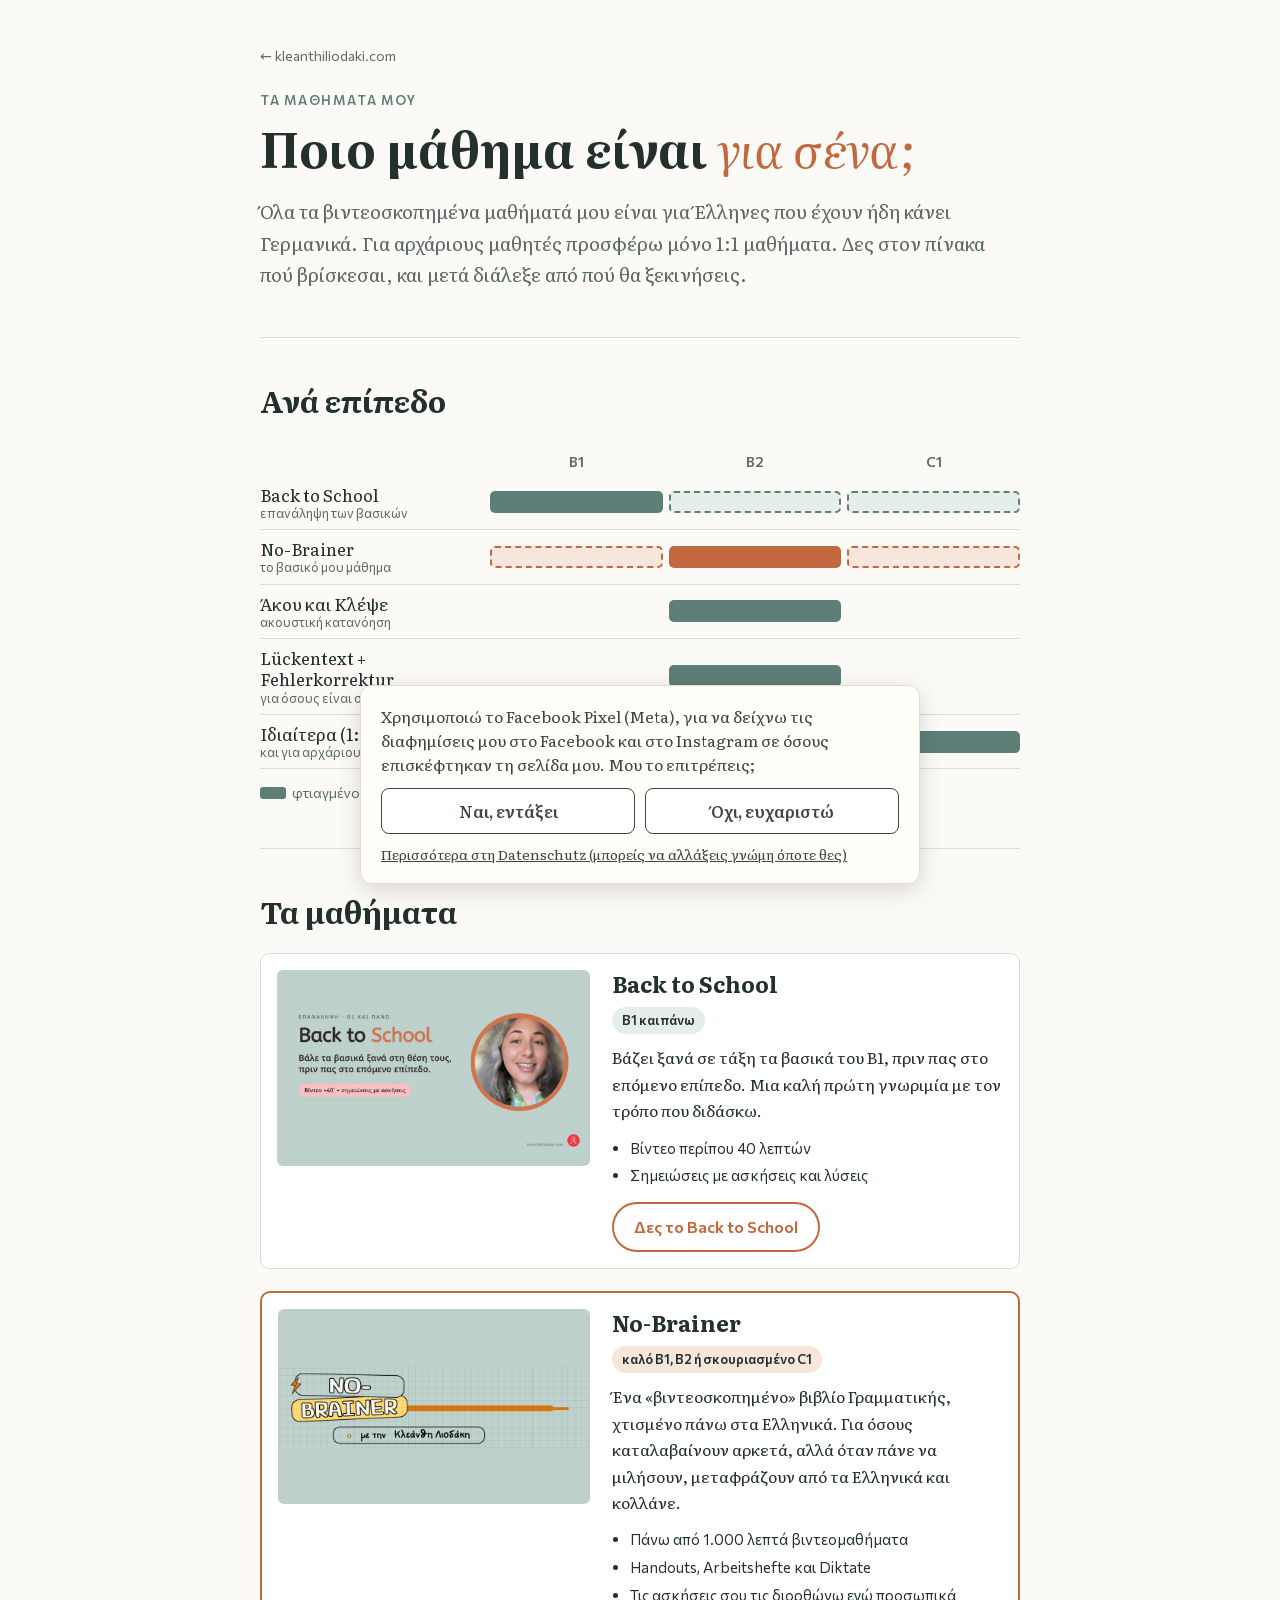
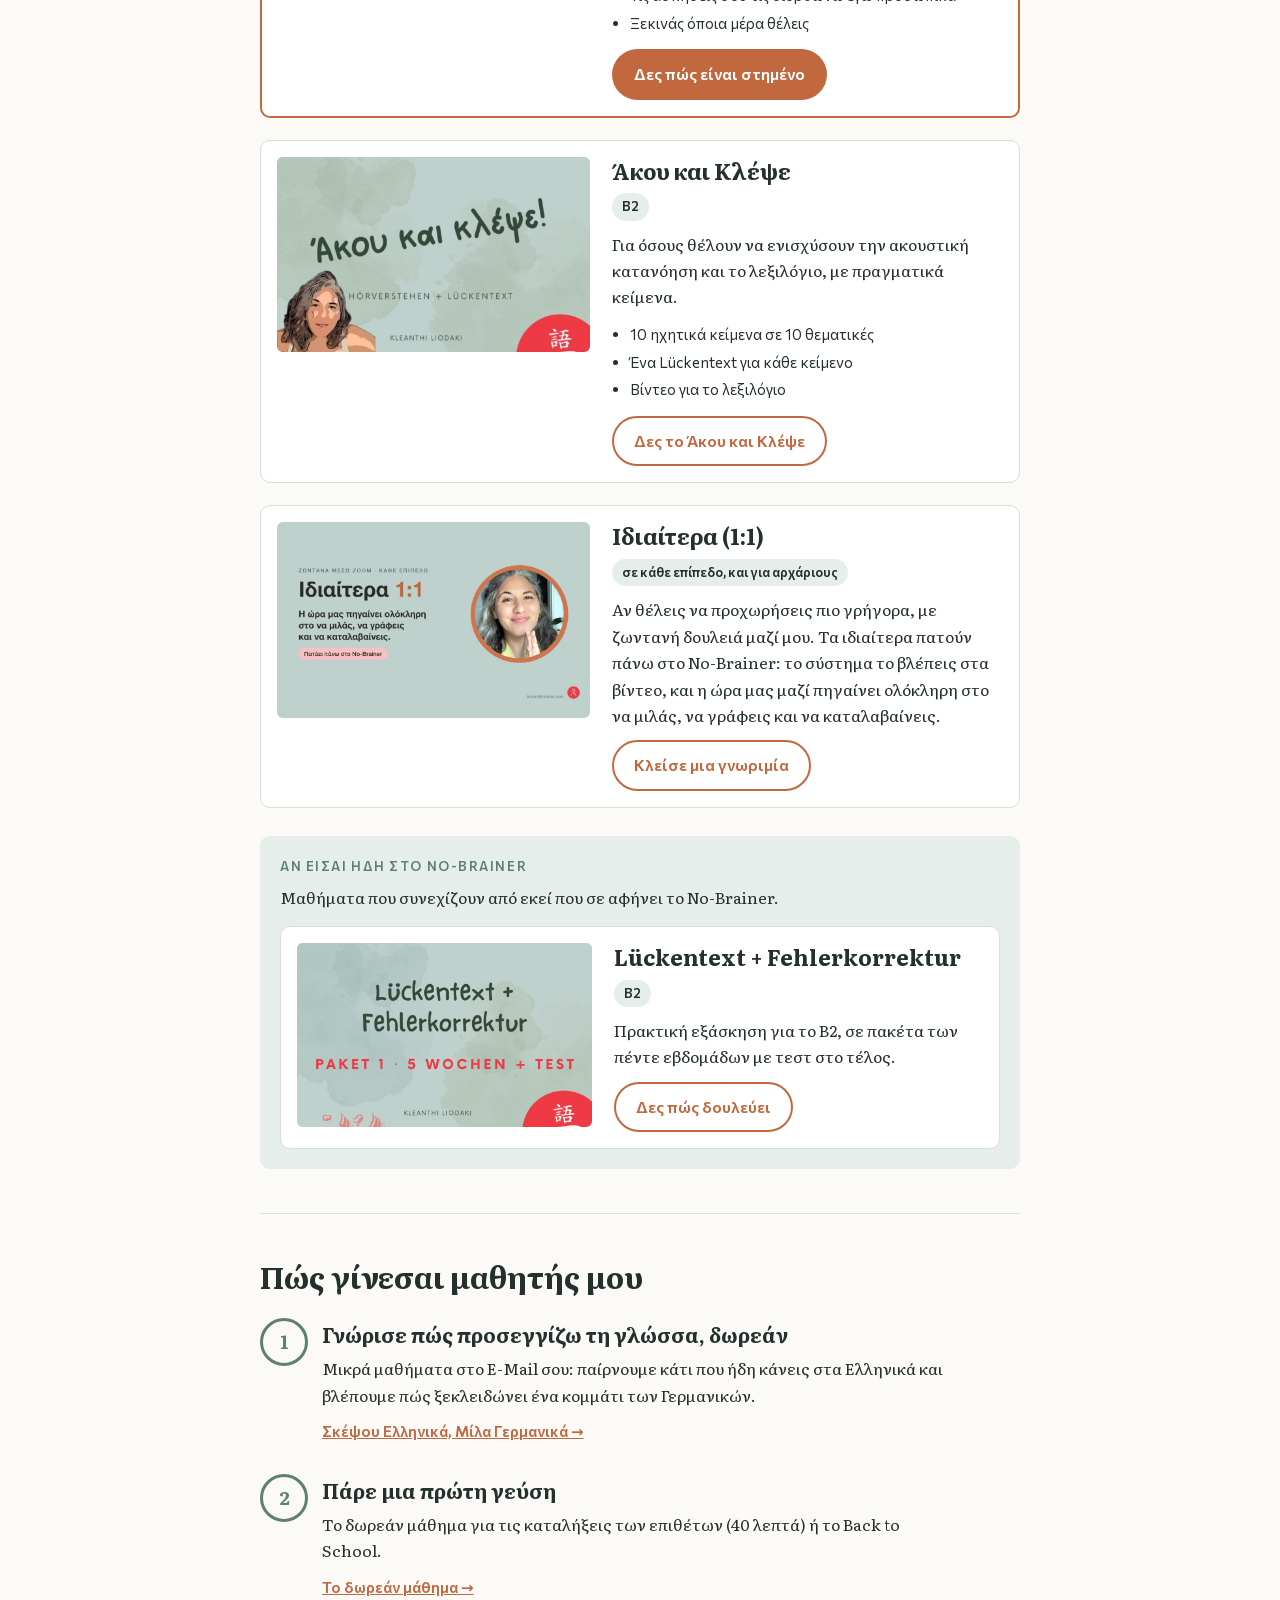
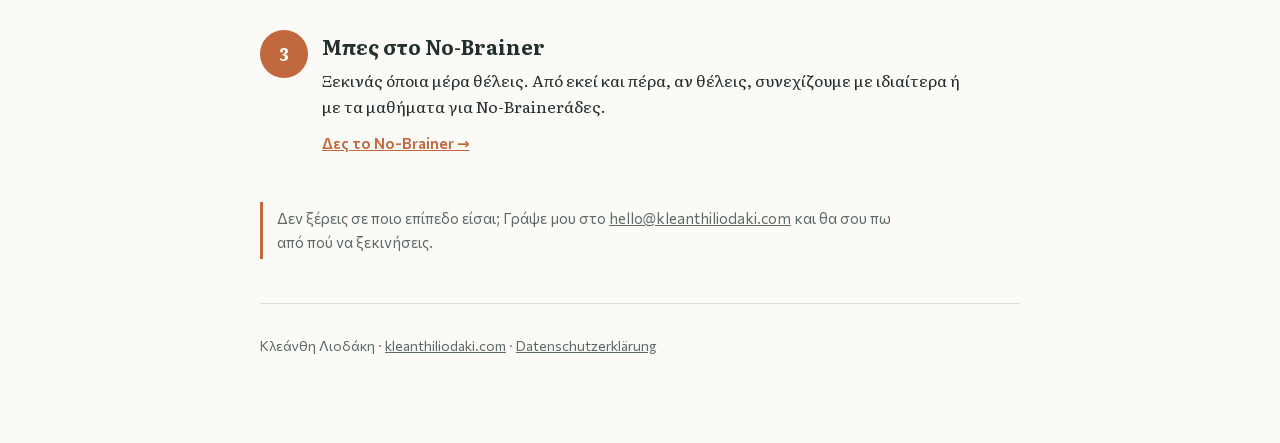
<file: mathimata/index.html>
<!doctype html>
<html lang="el">
<head>
<meta charset="utf-8">
<meta name="viewport" content="width=device-width,initial-scale=1">
<meta name="description" content="Τα μαθήματα Γερμανικών της Κλεάνθης Λιοδάκη: ποιο είναι για ποιο επίπεδο, και πώς ξεκινάς.">
<title>Τα μαθήματά μου · Κλεάνθη Λιοδάκη</title>
<link rel="stylesheet" href="/webfonts/fonts.css">
<style>
/* Η σελίδα είναι ένας κατάλογος: πρώτα ο πίνακας επιπέδων, μετά μία κάρτα ανά μάθημα, στο τέλος πώς ξεκινάς. Χωρίς τιμές (κανόνας Zach: όχι βιτρίνα με τιμές). */
:root{--paper:#FBFAF7;--ink:#24302D;--muted:#5D6966;--sage:#5E7F78;--sage-soft:#E6EEEC;--poster:#BDD0CB;--clay:#C2683F;--clay-soft:#F6E6DC;--line:#D5DFDC;--sheet:#FFFFFF;
--display:"Literata",Georgia,serif;--ui:"Commissioner","Segoe UI",system-ui,sans-serif}
@media (prefers-color-scheme:dark){:root:not([data-theme="light"]){--paper:#161C1B;--ink:#E8EEEC;--muted:#A3B1AD;--sage:#8FB3AA;--sage-soft:#22302D;--poster:#3A4A46;--clay:#E0906B;--clay-soft:#3A2A22;--line:#33413E;--sheet:#1E2624;color-scheme:dark}}
:root[data-theme="dark"]{--paper:#161C1B;--ink:#E8EEEC;--muted:#A3B1AD;--sage:#8FB3AA;--sage-soft:#22302D;--poster:#3A4A46;--clay:#E0906B;--clay-soft:#3A2A22;--line:#33413E;--sheet:#1E2624;color-scheme:dark}
*{box-sizing:border-box}
body{margin:0;background:var(--paper);color:var(--ink);font-family:var(--display);font-size:17px;line-height:1.65;padding:0 16px 72px}
.wrap{max-width:760px;margin:0 auto}
a{color:inherit}
header{padding:40px 0 28px}
.home{font-family:var(--ui);font-size:14px;color:var(--muted);text-decoration:none}
.eyebrow,h3{font-family:var(--ui);font-size:13px;font-weight:600;letter-spacing:.12em;text-transform:uppercase;color:var(--sage);margin:22px 0 .5em}
h1{font-weight:700;font-size:clamp(32px,6.4vw,48px);line-height:1.12;margin:.2em 0 .45em;text-wrap:balance}
h1 em{font-style:italic;font-weight:400;color:var(--clay)}
h2{font-size:clamp(24px,4vw,30px);line-height:1.2;margin:0 0 .5em;text-wrap:balance}
p{margin:0 0 1em;max-width:64ch}
.lead{font-size:19px;color:var(--muted)}
section{padding:44px 0;border-top:1px solid var(--line)}
.btn{display:inline-block;font-family:var(--ui);font-weight:600;font-size:16px;background:var(--clay);color:#fff;text-decoration:none;padding:12px 22px;border-radius:999px}
.btn:hover{filter:brightness(.95)}
.btn.soft{background:transparent;color:var(--clay);border:2px solid var(--clay);padding:10px 20px}
/* πίνακας επιπέδων */
.levels{margin:24px 0 10px;font-family:var(--ui)}
.lv-row{display:grid;grid-template-columns:minmax(0,1.3fr) repeat(3,minmax(0,1fr));gap:6px;align-items:center;padding:8px 0;border-bottom:1px solid var(--line)}
.lv-row.head{border-bottom:0;padding-bottom:2px}
.lv-row.head span{font-size:14px;font-weight:600;text-align:center;color:var(--muted)}
.lv-name{font-family:var(--display);font-size:17px;line-height:1.25;min-width:0}
.lv-name small{display:block;font-family:var(--ui);font-size:13px;color:var(--muted)}
.cell{height:22px;border-radius:5px}
.cell.full{background:var(--sage)}
.cell.soft{background:var(--sage-soft);border:2px dashed var(--sage)}
.cell.nb.full{background:var(--clay)}
.cell.nb.soft{background:var(--clay-soft);border-color:var(--clay)}
.legend{display:flex;flex-wrap:wrap;gap:16px;font-family:var(--ui);font-size:14px;color:var(--muted);margin:12px 0 0}
.legend i{display:inline-block;width:26px;height:12px;border-radius:3px;vertical-align:-1px;margin-right:6px}
.legend .f{background:var(--sage)}
.legend .s{background:var(--sage-soft);border:2px dashed var(--sage)}
@media (max-width:560px){
 .lv-row{grid-template-columns:repeat(3,minmax(0,1fr));row-gap:4px}
 .lv-name{grid-column:1/-1}
 .lv-row.head span:first-child{display:none}
}
/* κάρτες μαθημάτων */
.courses{display:grid;gap:22px;margin-top:24px}
.course{display:grid;grid-template-columns:minmax(0,1fr) minmax(0,1.25fr);gap:22px;background:var(--sheet);border:1px solid var(--line);border-radius:10px;padding:16px;align-items:start}
.poster{aspect-ratio:16/10;background:var(--poster);border-radius:6px;overflow:hidden;display:grid;place-items:center}
.poster img{width:100%;height:100%;object-fit:contain;display:block}
.course h4{font-size:22px;line-height:1.25;margin:0 0 6px}
.lvl{display:inline-block;font-family:var(--ui);font-size:13px;font-weight:600;background:var(--sage-soft);color:var(--ink);padding:3px 10px;border-radius:999px;margin-bottom:10px}
.course.nb{border:2px solid var(--clay)}
.course.nb .lvl{background:var(--clay-soft)}
.course p{font-size:16px;margin:0 0 12px}
.course ul{font-family:var(--ui);font-size:15px;margin:0 0 14px;padding-left:18px}
.course li{margin-bottom:3px}
@media (max-width:620px){.course{grid-template-columns:1fr}}
.members{background:var(--sage-soft);border-radius:10px;padding:20px;margin-top:28px}
.members .course{background:var(--sheet)}
/* πώς ξεκινάς */
.steps{list-style:none;margin:24px 0 0;padding:0;counter-reset:s}
.steps li{position:relative;padding:0 0 26px 62px;counter-increment:s}
.steps li::before{content:counter(s);position:absolute;left:0;top:0;width:42px;height:42px;border-radius:50%;border:3px solid var(--sage);display:grid;place-items:center;font-weight:700;font-size:18px;color:var(--sage);background:var(--paper)}
.steps li:last-child::before{background:var(--clay);border-color:var(--clay);color:#fff}
.steps h4{font-size:20px;margin:4px 0 4px}
.steps p{margin:0 0 8px;font-size:16px}
.steps a.link{font-family:var(--ui);font-weight:600;font-size:15px;color:var(--clay)}
.note{font-family:var(--ui);font-size:15px;border-left:3px solid var(--clay);padding:4px 0 4px 14px;margin:20px 0 0;color:var(--muted)}
footer{font-family:var(--ui);font-size:14px;color:var(--muted);padding-top:30px;border-top:1px solid var(--line)}
</style>
</head>
<body>
<div class="wrap">

<header>
<a class="home" href="/">← kleanthiliodaki.com</a>
<p class="eyebrow">Τα μαθήματά μου</p>
<h1>Ποιο μάθημα είναι <em>για σένα;</em></h1>
<p class="lead">Όλα τα βιντεοσκοπημένα μαθήματά μου είναι για Έλληνες που έχουν ήδη κάνει Γερμανικά. Για αρχάριους μαθητές προσφέρω μόνο 1:1 μαθήματα. Δες στον πίνακα πού βρίσκεσαι, και μετά διάλεξε από πού θα ξεκινήσεις.</p>
</header>

<section>
<h2>Ανά επίπεδο</h2>
<div class="levels" role="table" aria-label="Μαθήματα ανά επίπεδο">
 <div class="lv-row head" role="row"><span></span><span>Β1</span><span>Β2</span><span>C1</span></div>
 <div class="lv-row" role="row"><span class="lv-name">Back to School<small>επανάληψη των βασικών</small></span><span class="cell full" aria-label="Β1: ναι"></span><span class="cell soft" aria-label="Β2: κάνει κι αυτό"></span><span class="cell soft" aria-label="C1: κάνει κι αυτό"></span></div>
 <div class="lv-row" role="row"><span class="lv-name">No-Brainer<small>το βασικό μου μάθημα</small></span><span class="cell nb soft" aria-label="Β1: καλό Β1"></span><span class="cell nb full" aria-label="Β2: ναι"></span><span class="cell nb soft" aria-label="C1: σκουριασμένο C1"></span></div>
 <div class="lv-row" role="row"><span class="lv-name">Άκου και Κλέψε<small>ακουστική κατανόηση</small></span><span></span><span class="cell full" aria-label="Β2: ναι"></span><span></span></div>
 <div class="lv-row" role="row"><span class="lv-name">Lückentext + Fehlerkorrektur<small>για όσους είναι στο No-Brainer</small></span><span></span><span class="cell full" aria-label="Β2: ναι"></span><span></span></div>
 <div class="lv-row" role="row"><span class="lv-name">Ιδιαίτερα (1:1)<small>και για αρχάριους</small></span><span class="cell full" aria-label="Β1: ναι"></span><span class="cell full" aria-label="Β2: ναι"></span><span class="cell full" aria-label="C1: ναι"></span></div>
</div>
<div class="legend"><span><i class="f"></i>φτιαγμένο γι' αυτό το επίπεδο</span><span><i class="s"></i>κάνει κι αυτό</span></div>
</section>

<section>
<h2>Τα μαθήματα</h2>
<div class="courses">

 <article class="course">
  <div class="poster"><img src="back-to-school.jpg" alt="Back to School: Βάλε τα βασικά ξανά στη θέση τους" loading="lazy"></div>
  <div>
   <h4>Back to School</h4>
   <span class="lvl">Β1 και πάνω</span>
   <p>Βάζει ξανά σε τάξη τα βασικά του Β1, πριν πας στο επόμενο επίπεδο. Μια καλή πρώτη γνωριμία με τον τρόπο που διδάσκω.</p>
   <ul><li>Βίντεο περίπου 40 λεπτών</li><li>Σημειώσεις με ασκήσεις και λύσεις</li></ul>
   <a class="btn soft" href="https://kleanthi.thrivecart.com/back-to-school/">Δες το Back to School</a>
  </div>
 </article>

 <article class="course nb">
  <div class="poster"><img src="logo-nb.png" alt="No-Brainer με την Κλεάνθη Λιοδάκη" loading="lazy"></div>
  <div>
   <h4>No-Brainer</h4>
   <span class="lvl">καλό Β1, Β2 ή σκουριασμένο C1</span>
   <p>Ένα «βιντεοσκοπημένο» βιβλίο Γραμματικής, χτισμένο πάνω στα Ελληνικά. Για όσους καταλαβαίνουν αρκετά, αλλά όταν πάνε να μιλήσουν, μεταφράζουν από τα Ελληνικά και κολλάνε.</p>
   <ul><li>Πάνω από 1.000 λεπτά βιντεομαθήματα</li><li>Handouts, Arbeitshefte και Diktate</li><li>Τις ασκήσεις σου τις διορθώνω εγώ προσωπικά</li><li>Ξεκινάς όποια μέρα θέλεις</li></ul>
   <a class="btn" href="/no-brainer/">Δες πώς είναι στημένο</a>
  </div>
 </article>

 <article class="course">
  <div class="poster"><img src="akou-kai-klepse.jpg" alt="Άκου και κλέψε! Hörverstehen + Lückentext" loading="lazy"></div>
  <div>
   <h4>Άκου και Κλέψε</h4>
   <span class="lvl">Β2</span>
   <p>Για όσους θέλουν να ενισχύσουν την ακουστική κατανόηση και το λεξιλόγιο, με πραγματικά κείμενα.</p>
   <ul><li>10 ηχητικά κείμενα σε 10 θεματικές</li><li>Ένα Lückentext για κάθε κείμενο</li><li>Βίντεο για το λεξιλόγιο</li></ul>
   <a class="btn soft" href="https://kleanthi.thrivecart.com/akoukaiklepseb2/">Δες το Άκου και Κλέψε</a>
  </div>
 </article>

 <article class="course">
  <div class="poster"><img src="idiaitera-3.jpg" alt="Ιδιαίτερα 1:1: ζωντανά μέσω Zoom, σε κάθε επίπεδο" loading="lazy"></div>
  <div>
   <h4>Ιδιαίτερα (1:1)</h4>
   <span class="lvl">σε κάθε επίπεδο, και για αρχάριους</span>
   <p>Αν θέλεις να προχωρήσεις πιο γρήγορα, με ζωντανή δουλειά μαζί μου. Τα ιδιαίτερα πατούν πάνω στο No-Brainer: το σύστημα το βλέπεις στα βίντεο, και η ώρα μας μαζί πηγαίνει ολόκληρη στο να μιλάς, να γράφεις και να καταλαβαίνεις.</p>
   <a class="btn soft" href="https://calendly.com/kleanthiliodaki/20min">Κλείσε μια γνωριμία</a>
  </div>
 </article>

</div>

<div class="members">
 <h3 style="margin-top:0">Αν είσαι ήδη στο No-Brainer</h3>
 <p style="font-size:16px">Μαθήματα που συνεχίζουν από εκεί που σε αφήνει το No-Brainer.</p>
 <article class="course">
  <div class="poster"><img src="b2-paket.jpg" alt="Lückentext + Fehlerkorrektur, B2" loading="lazy"></div>
  <div>
   <h4>Lückentext + Fehlerkorrektur</h4>
   <span class="lvl">Β2</span>
   <p>Πρακτική εξάσκηση για το Β2, σε πακέτα των πέντε εβδομάδων με τεστ στο τέλος.</p>
   <a class="btn soft" href="/b2-lueckentext/">Δες πώς δουλεύει</a>
  </div>
 </article>
</div>
</section>

<section>
<h2>Πώς γίνεσαι μαθητής μου</h2>
<ol class="steps">
 <li><h4>Γνώρισε πώς προσεγγίζω τη γλώσσα, δωρεάν</h4><p>Μικρά μαθήματα στο E-Mail σου: παίρνουμε κάτι που ήδη κάνεις στα Ελληνικά και βλέπουμε πώς ξεκλειδώνει ένα κομμάτι των Γερμανικών.</p><a class="link" href="https://kleanthi-liodaki.kit.com/9ce0852ebf">Σκέψου Ελληνικά, Μίλα Γερμανικά →</a></li>
 <li><h4>Πάρε μια πρώτη γεύση</h4><p>Το δωρεάν μάθημα για τις καταλήξεις των επιθέτων (40 λεπτά) ή το Back to School.</p><a class="link" href="https://kleanthi-liodaki.kit.com/9aa2877026">Το δωρεάν μάθημα →</a></li>
 <li><h4>Μπες στο No-Brainer</h4><p>Ξεκινάς όποια μέρα θέλεις. Από εκεί και πέρα, αν θέλεις, συνεχίζουμε με ιδιαίτερα ή με τα μαθήματα για No-Brainerάδες.</p><a class="link" href="/no-brainer/">Δες το No-Brainer →</a></li>
</ol>
<p class="note">Δεν ξέρεις σε ποιο επίπεδο είσαι; Γράψε μου στο <a href="mailto:hello@kleanthiliodaki.com">hello@kleanthiliodaki.com</a> και θα σου πω από πού να ξεκινήσεις.</p>
</section>

<footer>
<p>Κλεάνθη Λιοδάκη · <a href="/">kleanthiliodaki.com</a> · <a href="/datenschutz.html">Datenschutzerklärung</a></p>
</footer>

</div>
<!-- Facebook Pixel: φορτώνει μόνο με συγκατάθεση (consent.js) -->
<script src="/consent.js"></script>
</body>
</html>
</file>
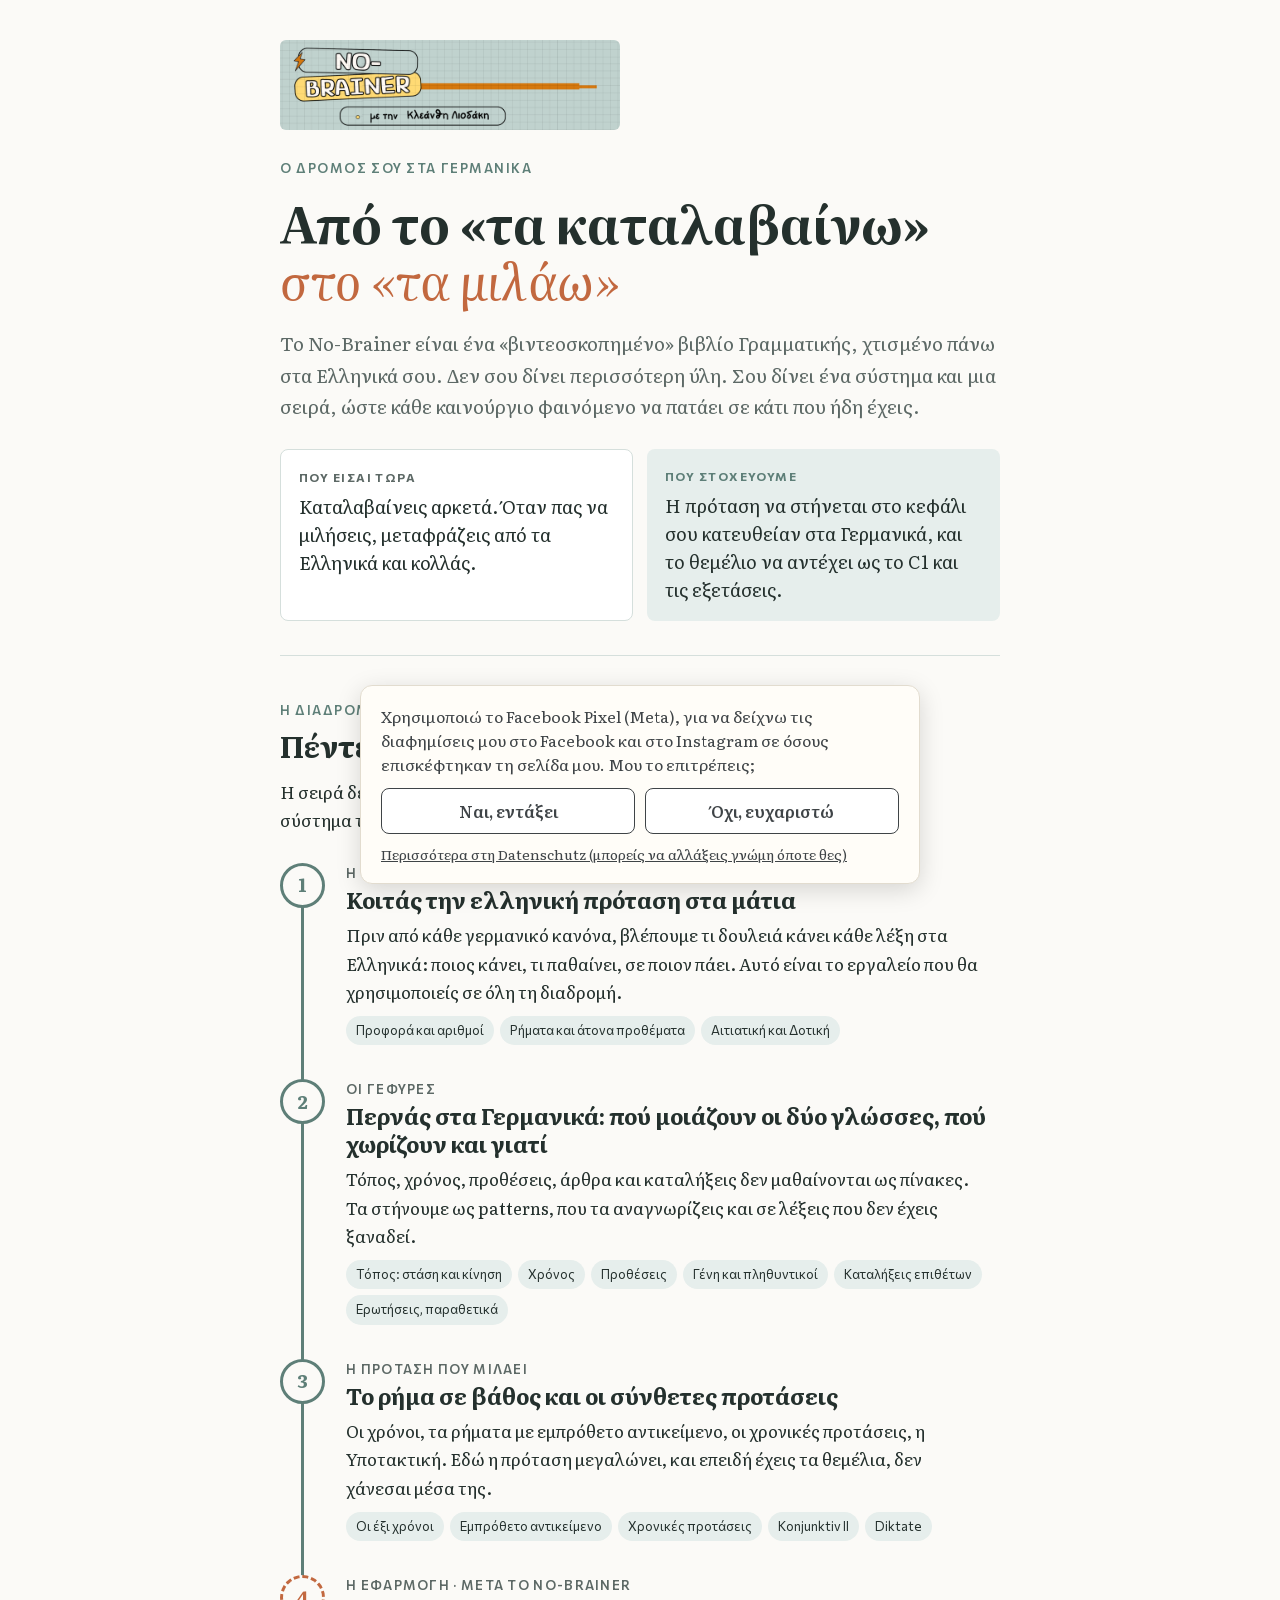
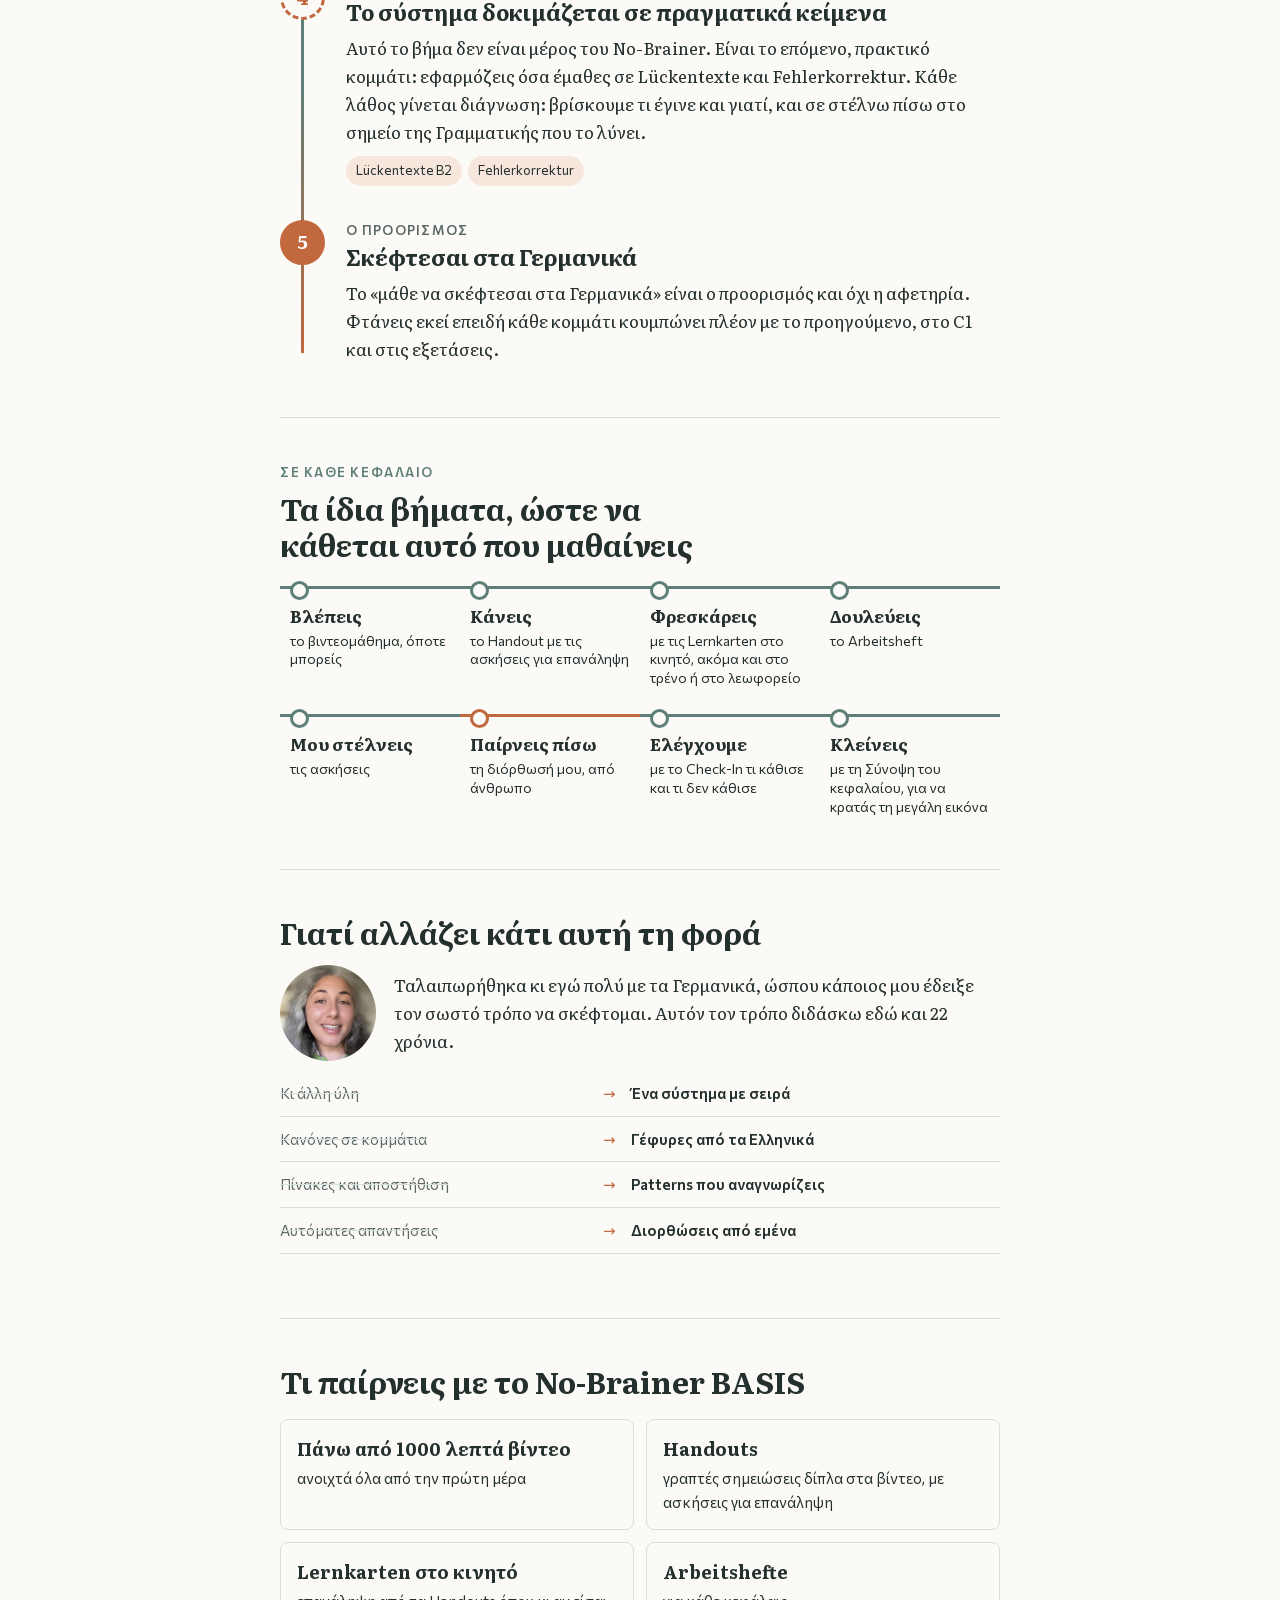
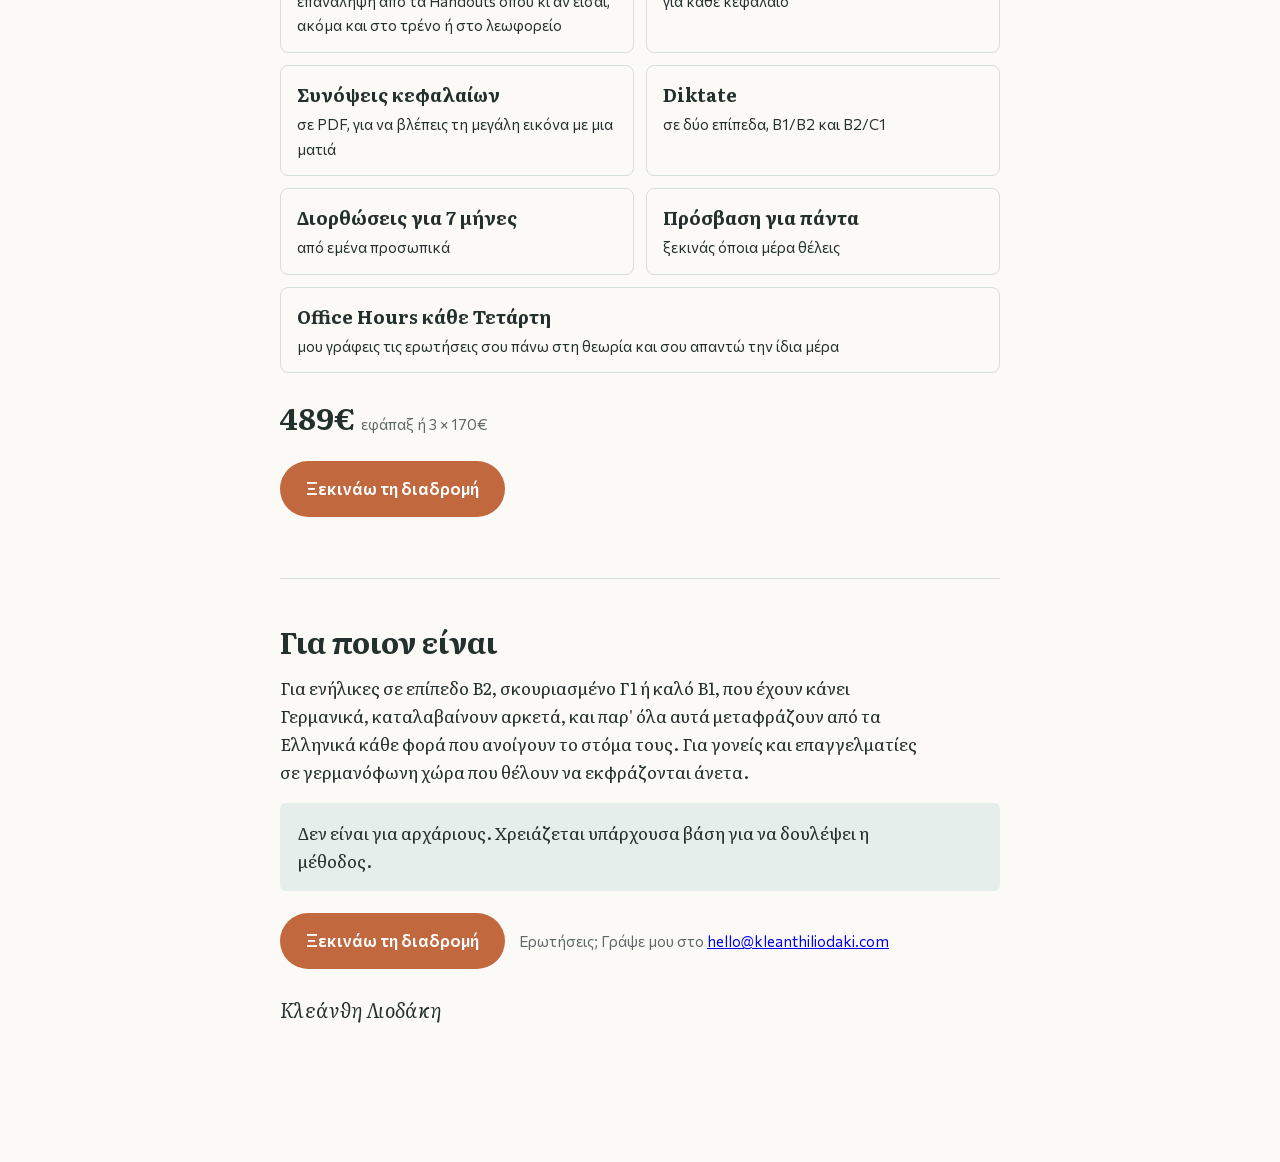
<file: no-brainer/index.html>
<!doctype html>
<html lang="el">
<head>
<meta charset="utf-8">
<meta name="viewport" content="width=device-width,initial-scale=1">
<meta name="robots" content="noindex">
<meta name="description" content="Το No-Brainer της Κλεάνθης Λιοδάκη: ο δρόμος σου στα Γερμανικά, χτισμένος πάνω στα Ελληνικά σου.">
<title>No-Brainer · Κλεάνθη Λιοδάκη</title>
<link rel="stylesheet" href="/webfonts/fonts.css">
<style>
/* Η σελίδα είναι ένας χάρτης διαδρομής: μία κάθετη γραμμή από το «τώρα» ως τον προορισμό, με σταθμούς. */
:root{--paper:#FBFAF7;--ink:#24302D;--muted:#5D6966;--sage:#5E7F78;--sage-soft:#E6EEEC;--clay:#C2683F;--clay-soft:#F6E6DC;--line:#D5DFDC;--sheet:#FFFFFF;
--display:"Literata",Georgia,serif;--ui:"Commissioner","Segoe UI",system-ui,sans-serif}
@media (prefers-color-scheme:dark){:root:not([data-theme="light"]){--paper:#161C1B;--ink:#E8EEEC;--muted:#A3B1AD;--sage:#8FB3AA;--sage-soft:#22302D;--clay:#E0906B;--clay-soft:#3A2A22;--line:#33413E;--sheet:#1E2624;color-scheme:dark}}
:root[data-theme="dark"]{--paper:#161C1B;--ink:#E8EEEC;--muted:#A3B1AD;--sage:#8FB3AA;--sage-soft:#22302D;--clay:#E0906B;--clay-soft:#3A2A22;--line:#33413E;--sheet:#1E2624;color-scheme:dark}
*{box-sizing:border-box}
body{margin:0;background:var(--paper);color:var(--ink);font-family:var(--display);font-size:17px;line-height:1.65;padding:0 20px 72px}
.wrap{max-width:720px;margin:0 auto}
header{padding:40px 0 28px}
.logo{display:block;width:min(340px,75%);height:auto;border-radius:6px;margin-bottom:28px}
.eyebrow,h3{font-family:var(--ui);font-size:13px;font-weight:600;letter-spacing:.12em;text-transform:uppercase;color:var(--sage);margin:0 0 .5em}
h1{font-weight:700;font-size:clamp(32px,6.4vw,50px);line-height:1.12;margin:.3em 0 .45em;text-wrap:balance}
h1 em{font-style:italic;font-weight:400;color:var(--clay)}
h2{font-size:clamp(24px,4vw,30px);line-height:1.2;margin:0 0 .5em;text-wrap:balance}
p{margin:0 0 1em;max-width:64ch}
.lead{font-size:19px;color:var(--muted)}
section{padding:44px 0;border-top:1px solid var(--line)}
.btn{display:inline-block;font-family:var(--ui);font-weight:600;font-size:17px;background:var(--clay);color:#fff;text-decoration:none;padding:14px 26px;border-radius:999px}
.btn:hover{filter:brightness(.95)}
.ghost{font-family:var(--ui);font-size:15px;color:var(--muted);margin-left:14px}
/* τώρα / προορισμός */
.ends{display:grid;grid-template-columns:repeat(2,minmax(0,1fr));gap:14px;margin:26px 0 6px}
.end{border-radius:8px;padding:18px 18px 16px;min-width:0}
.end.now{background:var(--sheet);border:1px solid var(--line)}
.end.goal{background:var(--sage-soft)}
.end b{display:block;font-family:var(--ui);font-size:12px;letter-spacing:.12em;text-transform:uppercase;color:var(--muted);margin-bottom:6px}
.end.goal b{color:var(--sage)}
.end span{font-size:18px;line-height:1.4}
@media (max-width:620px){.ends{grid-template-columns:1fr}}
/* η διαδρομή */
.path{list-style:none;margin:28px 0 0;padding:0;position:relative}
.path::before{content:"";position:absolute;left:21px;top:10px;bottom:10px;width:3px;background:linear-gradient(var(--sage),var(--sage) 75%,var(--clay))}
.stop{position:relative;padding:0 0 34px 66px}
.stop:last-child{padding-bottom:0}
.dot{position:absolute;left:0;top:0;width:45px;height:45px;border-radius:50%;background:var(--paper);border:3px solid var(--sage);display:grid;place-items:center;font-family:var(--display);font-weight:700;font-size:19px;color:var(--sage)}
.stop.apply .dot{border-color:var(--clay);border-style:dashed;color:var(--clay)}
.stop.goal .dot{background:var(--clay);border-color:var(--clay);color:#fff}
.stage{font-family:var(--ui);font-size:13px;font-weight:600;letter-spacing:.1em;text-transform:uppercase;color:var(--muted)}
.stop h4{font-size:22px;line-height:1.25;margin:2px 0 8px}
.stop p{margin:0 0 10px}
.tags{display:flex;flex-wrap:wrap;gap:6px;margin-top:8px}
.tag{font-family:var(--ui);font-size:13px;background:var(--sage-soft);padding:4px 10px;border-radius:999px}
.stop.apply .tag{background:var(--clay-soft)}
.aside{font-family:var(--ui);font-size:14px;color:var(--muted);border-left:3px solid var(--line);padding-left:12px;margin:14px 0 0}
/* ο κύκλος κάθε κεφαλαίου */
.loop{display:grid;grid-template-columns:repeat(4,minmax(0,1fr));row-gap:26px;margin:24px 0 8px}
.loop div{position:relative;padding:16px 10px 0;border-top:3px solid var(--sage);font-family:var(--ui);font-size:14px;line-height:1.35;min-width:0}
.loop div:nth-child(6){border-top-color:var(--clay)}
.loop b{display:block;font-family:var(--display);font-size:17px;margin-bottom:4px}
.loop div::before{content:"";position:absolute;top:-8px;left:10px;width:13px;height:13px;border-radius:50%;background:var(--paper);border:3px solid var(--sage)}
.loop div:nth-child(6)::before{border-color:var(--clay)}
@media (max-width:620px){.loop{grid-template-columns:1fr;gap:2px;row-gap:2px}.loop div{border-top:0;border-left:3px solid var(--sage);padding:4px 0 12px 18px}.loop div:nth-child(6){border-left-color:var(--clay)}.loop div::before{top:6px;left:-8px}}
/* γιατί λειτουργεί */
.shift{display:grid;gap:10px;margin:20px 0}
.shift div{display:grid;grid-template-columns:minmax(0,1fr) 24px minmax(0,1.2fr);gap:10px;align-items:baseline;font-family:var(--ui);font-size:15px;border-bottom:1px solid var(--line);padding-bottom:10px}
.shift .from{color:var(--muted);text-decoration:line-through;text-decoration-color:var(--line)}
.shift .arr{color:var(--clay);text-align:center}
.shift .to{font-weight:600}
/* τι παίρνεις */
.get{display:grid;grid-template-columns:repeat(2,minmax(0,1fr));gap:12px;margin:20px 0}
.get div{border:1px solid var(--line);border-radius:8px;padding:14px 16px;font-family:var(--ui);font-size:15px;min-width:0}
.get div:last-child:nth-child(odd){grid-column:1/-1}
.get b{display:block;font-family:var(--display);font-size:18px;margin-bottom:2px}
@media (max-width:620px){.get{grid-template-columns:1fr}}
.price{font-size:30px;font-weight:700;margin:4px 0 2px}
.price small{font-family:var(--ui);font-size:15px;font-weight:400;color:var(--muted)}
blockquote{margin:18px 0;padding:16px 18px;background:var(--sheet);border:1px solid var(--line);border-left:4px solid var(--sage);border-radius:4px;font-size:16px}
blockquote p{margin:0 0 .5em}
cite{font-family:var(--ui);font-style:normal;font-size:14px;color:var(--muted)}
.note{background:var(--sage-soft);padding:16px 18px;border-radius:6px}
.note p:last-child{margin:0}
.sign{font-style:italic;font-size:20px;margin-top:24px}
.me{display:flex;gap:18px;align-items:center;margin:0 0 1em}
.me img{width:96px;height:96px;border-radius:50%;flex:none;object-fit:cover}
.me p{margin:0}
</style>
</head>
<body>
<div class="wrap" lang="el">
<header>
  <img class="logo" src="logo-nb.png" alt="No-Brainer με την Κλεάνθη Λιοδάκη" width="1640" height="432">
  <div class="eyebrow">Ο δρόμος σου στα Γερμανικά</div>
  <h1>Από το «τα καταλαβαίνω» <em>στο «τα μιλάω»</em></h1>
  <p class="lead">Το No-Brainer είναι ένα «βιντεοσκοπημένο» βιβλίο Γραμματικής, χτισμένο πάνω στα Ελληνικά σου. Δεν σου δίνει περισσότερη ύλη. Σου δίνει ένα σύστημα και μια σειρά, ώστε κάθε καινούργιο φαινόμενο να πατάει σε κάτι που ήδη έχεις.</p>
  <div class="ends">
    <div class="end now"><b>Πού είσαι τώρα</b><span>Καταλαβαίνεις αρκετά. Όταν πας να μιλήσεις, μεταφράζεις από τα Ελληνικά και κολλάς.</span></div>
    <div class="end goal"><b>Πού στοχεύουμε</b><span>Η πρόταση να στήνεται στο κεφάλι σου κατευθείαν στα Γερμανικά, και το θεμέλιο να αντέχει ως το C1 και τις εξετάσεις.</span></div>
  </div>
</header>

<section>
  <h3>Η διαδρομή</h3>
  <h2>Πέντε σταθμοί, με αυτή τη σειρά</h2>
  <p>Η σειρά δεν είναι τυχαία. Τα πρώτα τρία βήματα θέλουν λίγη υπομονή. Μετά το σύστημα τρέχει γρήγορα.</p>
  <ol class="path">
    <li class="stop"><span class="dot">1</span>
      <div class="stage">Η ρίζα</div>
      <h4>Κοιτάς την ελληνική πρόταση στα μάτια</h4>
      <p>Πριν από κάθε γερμανικό κανόνα, βλέπουμε τι δουλειά κάνει κάθε λέξη στα Ελληνικά: ποιος κάνει, τι παθαίνει, σε ποιον πάει. Αυτό είναι το εργαλείο που θα χρησιμοποιείς σε όλη τη διαδρομή.</p>
      <div class="tags"><span class="tag">Προφορά και αριθμοί</span><span class="tag">Ρήματα και άτονα προθέματα</span><span class="tag">Αιτιατική και Δοτική</span></div>
    </li>
    <li class="stop"><span class="dot">2</span>
      <div class="stage">Οι γέφυρες</div>
      <h4>Περνάς στα Γερμανικά: πού μοιάζουν οι δύο γλώσσες, πού χωρίζουν και γιατί</h4>
      <p>Τόπος, χρόνος, προθέσεις, άρθρα και καταλήξεις δεν μαθαίνονται ως πίνακες. Τα στήνουμε ως patterns, που τα αναγνωρίζεις και σε λέξεις που δεν έχεις ξαναδεί.</p>
      <div class="tags"><span class="tag">Τόπος: στάση και κίνηση</span><span class="tag">Χρόνος</span><span class="tag">Προθέσεις</span><span class="tag">Γένη και πληθυντικοί</span><span class="tag">Καταλήξεις επιθέτων</span><span class="tag">Ερωτήσεις, παραθετικά</span></div>
    </li>
    <li class="stop"><span class="dot">3</span>
      <div class="stage">Η πρόταση που μιλάει</div>
      <h4>Το ρήμα σε βάθος και οι σύνθετες προτάσεις</h4>
      <p>Οι χρόνοι, τα ρήματα με εμπρόθετο αντικείμενο, οι χρονικές προτάσεις, η Υποτακτική. Εδώ η πρόταση μεγαλώνει, και επειδή έχεις τα θεμέλια, δεν χάνεσαι μέσα της.</p>
      <div class="tags"><span class="tag">Οι έξι χρόνοι</span><span class="tag">Εμπρόθετο αντικείμενο</span><span class="tag">Χρονικές προτάσεις</span><span class="tag">Konjunktiv II</span><span class="tag">Diktate</span></div>
    </li>
    <li class="stop apply"><span class="dot">4</span>
      <div class="stage">Η εφαρμογή · μετά το No-Brainer</div>
      <h4>Το σύστημα δοκιμάζεται σε πραγματικά κείμενα</h4>
      <p>Αυτό το βήμα δεν είναι μέρος του No-Brainer. Είναι το επόμενο, πρακτικό κομμάτι: εφαρμόζεις όσα έμαθες σε Lückentexte και Fehlerkorrektur. Κάθε λάθος γίνεται διάγνωση: βρίσκουμε τι έγινε και γιατί, και σε στέλνω πίσω στο σημείο της Γραμματικής που το λύνει.</p>
      <div class="tags"><span class="tag">Lückentexte B2</span><span class="tag">Fehlerkorrektur</span></div>
    </li>
    <li class="stop goal"><span class="dot">5</span>
      <div class="stage">Ο προορισμός</div>
      <h4>Σκέφτεσαι στα Γερμανικά</h4>
      <p>Το «μάθε να σκέφτεσαι στα Γερμανικά» είναι ο προορισμός και όχι η αφετηρία. Φτάνεις εκεί επειδή κάθε κομμάτι κουμπώνει πλέον με το προηγούμενο, στο C1 και στις εξετάσεις.</p>
    </li>
  </ol>
</section>

<section>
  <h3>Σε κάθε κεφάλαιο</h3>
  <h2>Τα ίδια βήματα, ώστε να κάθεται αυτό που μαθαίνεις</h2>
  <div class="loop">
    <div><b>Βλέπεις</b>το βιντεομάθημα, όποτε μπορείς</div>
    <div><b>Κάνεις</b>το Handout με τις ασκήσεις για επανάληψη</div>
    <div><b>Φρεσκάρεις</b>με τις Lernkarten στο κινητό, ακόμα και στο τρένο ή στο λεωφορείο</div>
    <div><b>Δουλεύεις</b>το Arbeitsheft</div>
    <div><b>Μου στέλνεις</b>τις ασκήσεις</div>
    <div><b>Παίρνεις πίσω</b>τη διόρθωσή μου, από άνθρωπο</div>
    <div><b>Ελέγχουμε</b>με το Check-In τι κάθισε και τι δεν κάθισε</div>
    <div><b>Κλείνεις</b>με τη Σύνοψη του κεφαλαίου, για να κρατάς τη μεγάλη εικόνα</div>
  </div>
</section>

<section>
  <h2>Γιατί αλλάζει κάτι αυτή τη φορά</h2>
  <div class="me"><img src="avatar.jpg" alt="Κλεάνθη Λιοδάκη" width="96" height="96"><p>Ταλαιπωρήθηκα κι εγώ πολύ με τα Γερμανικά, ώσπου κάποιος μου έδειξε τον σωστό τρόπο να σκέφτομαι. Αυτόν τον τρόπο διδάσκω εδώ και 22 χρόνια.</p></div>
  <div class="shift">
    <div><span class="from">Κι άλλη ύλη</span><span class="arr">→</span><span class="to">Ένα σύστημα με σειρά</span></div>
    <div><span class="from">Κανόνες σε κομμάτια</span><span class="arr">→</span><span class="to">Γέφυρες από τα Ελληνικά</span></div>
    <div><span class="from">Πίνακες και αποστήθιση</span><span class="arr">→</span><span class="to">Patterns που αναγνωρίζεις</span></div>
    <div><span class="from">Αυτόματες απαντήσεις</span><span class="arr">→</span><span class="to">Διορθώσεις από εμένα</span></div>
  </div>
</section>

<section>
  <h2>Τι παίρνεις με το No-Brainer BASIS</h2>
  <div class="get">
    <div><b>Πάνω από 1000 λεπτά βίντεο</b>ανοιχτά όλα από την πρώτη μέρα</div>
    <div><b>Handouts</b>γραπτές σημειώσεις δίπλα στα βίντεο, με ασκήσεις για επανάληψη</div>
    <div><b>Lernkarten στο κινητό</b>επανάληψη από τα Handouts όπου κι αν είσαι, ακόμα και στο τρένο ή στο λεωφορείο</div>
    <div><b>Arbeitshefte</b>για κάθε κεφάλαιο</div>
    <div><b>Συνόψεις κεφαλαίων</b>σε PDF, για να βλέπεις τη μεγάλη εικόνα με μια ματιά</div>
    <div><b>Diktate</b>σε δύο επίπεδα, B1/B2 και B2/C1</div>
    <div><b>Διορθώσεις για 7 μήνες</b>από εμένα προσωπικά</div>
    <div><b>Πρόσβαση για πάντα</b>ξεκινάς όποια μέρα θέλεις</div>
    <div><b>Office Hours κάθε Τετάρτη</b>μου γράφεις τις ερωτήσεις σου πάνω στη θεωρία και σου απαντώ την ίδια μέρα</div>
  </div>
  <p class="price">489€ <small>εφάπαξ ή 3 × 170€</small></p>
  <p style="margin-top:18px"><a class="btn" href="https://kleanthi.thrivecart.com/no-brainer-kurs/">Ξεκινάω τη διαδρομή</a></p>
</section>

<section>
  <h2>Για ποιον είναι</h2>
  <p>Για ενήλικες σε επίπεδο Β2, σκουριασμένο Γ1 ή καλό Β1, που έχουν κάνει Γερμανικά, καταλαβαίνουν αρκετά, και παρ' όλα αυτά μεταφράζουν από τα Ελληνικά κάθε φορά που ανοίγουν το στόμα τους. Για γονείς και επαγγελματίες σε γερμανόφωνη χώρα που θέλουν να εκφράζονται άνετα.</p>
  <div class="note"><p>Δεν είναι για αρχάριους. Χρειάζεται υπάρχουσα βάση για να δουλέψει η μέθοδος.</p></div>
  <p style="margin-top:22px"><a class="btn" href="https://kleanthi.thrivecart.com/no-brainer-kurs/">Ξεκινάω τη διαδρομή</a><span class="ghost">Ερωτήσεις; Γράψε μου στο <a href="mailto:hello@kleanthiliodaki.com">hello@kleanthiliodaki.com</a></span></p>
  <p class="sign">Κλεάνθη Λιοδάκη</p>
</section>
</div>
<!-- Facebook Pixel: φορτώνει μόνο με συγκατάθεση (consent.js) -->
<script src="/consent.js"></script>

</body>
</html>
</file>
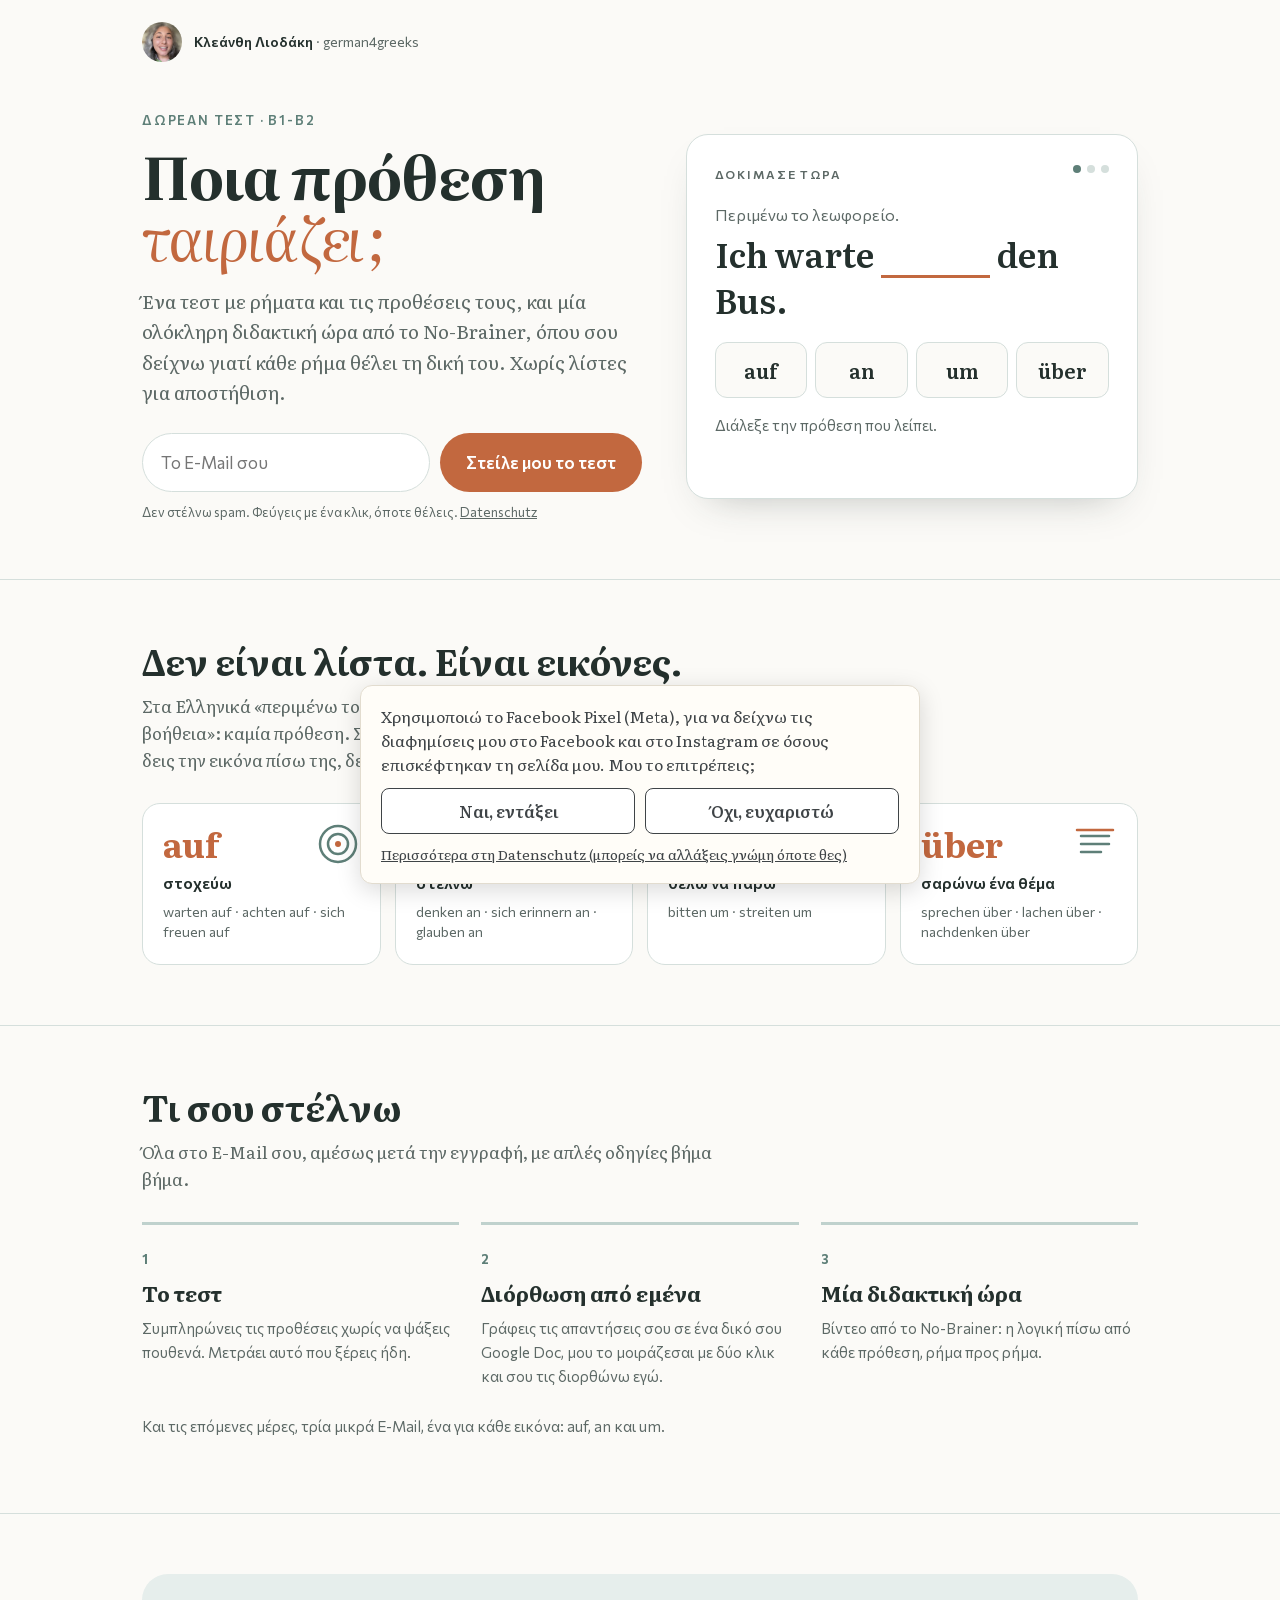
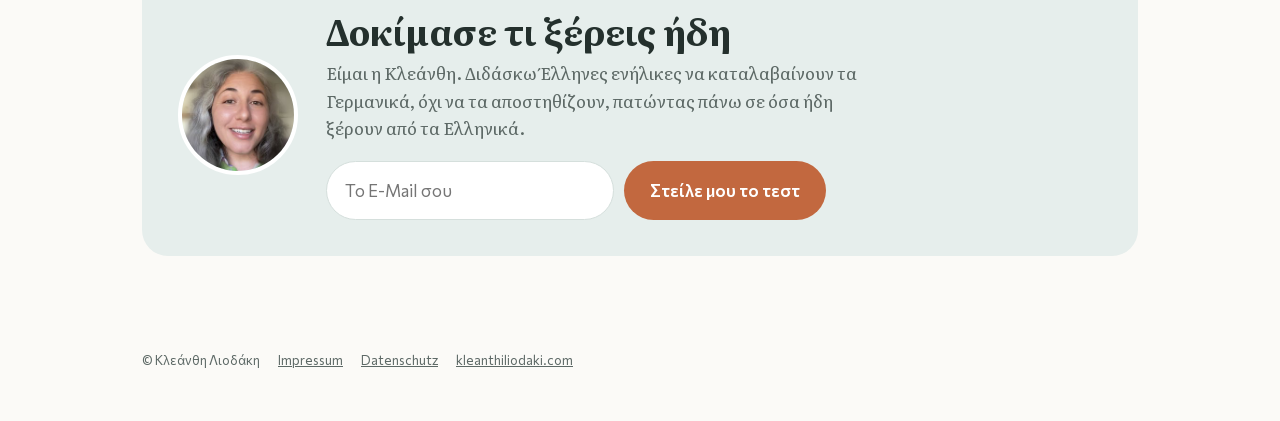
<file: protheseis/index.html>
<!doctype html>
<html lang="el">
<head>
<meta charset="utf-8">
<meta name="viewport" content="width=device-width,initial-scale=1">
<title>Ποια πρόθεση ταιριάζει; · Δωρεάν τεστ · Κλεάνθη Λιοδάκη</title>
<meta name="description" content="Δωρεάν τεστ με ρήματα και τις προθέσεις τους, και μία διδακτική ώρα από το No-Brainer όπου εξηγώ τη λογική πίσω από κάθε πρόθεση.">
<meta property="og:title" content="Ποια πρόθεση ταιριάζει;">
<meta property="og:description" content="warten auf, denken an, bitten um: δωρεάν τεστ και η λογική πίσω από κάθε πρόθεση.">
<link rel="stylesheet" href="/webfonts/fonts.css">
<style>
/* Σελίδα δώρου «Ποια πρόθεση ταιριάζει;» (20.11.2026). Φόρμα → Kit 9084401 → σειρά «Ρήματα με προθέσεις». */
:root{--paper:#FBFAF7;--ink:#24302D;--muted:#5D6966;--sage:#5E7F78;--sage-soft:#E6EEEC;--mint:#BFD1CD;--clay:#C2683F;--clay-soft:#F6E6DC;--line:#D5DFDC;--sheet:#FFFFFF;--ok:#3F7A5F;--no:#B04A3A;
--display:"Literata",Georgia,serif;--ui:"Commissioner","Segoe UI",system-ui,sans-serif}
*{box-sizing:border-box}
body{margin:0;background:var(--paper);color:var(--ink);font-family:var(--display);font-size:17px;line-height:1.6}
a{color:inherit}
.wrap{max-width:1040px;margin:0 auto;padding:0 22px}
.top{display:flex;align-items:center;gap:12px;padding:22px 0;font-family:var(--ui);font-size:14px;color:var(--muted)}
.top img{width:40px;height:40px;border-radius:50%;object-fit:cover}
.top b{color:var(--ink);font-weight:600}
/* hero */
.hero{display:grid;grid-template-columns:minmax(0,1.05fr) minmax(0,.95fr);gap:44px;align-items:center;padding:26px 0 56px}
.eyebrow{font-family:var(--ui);font-size:13px;font-weight:600;letter-spacing:.14em;text-transform:uppercase;color:var(--sage);margin:0 0 14px}
h1{font-size:clamp(36px,5.6vw,58px);line-height:1.06;margin:0 0 18px;font-weight:700;letter-spacing:-.01em;text-wrap:balance}
h1 em{font-style:italic;font-weight:400;color:var(--clay)}
.lead{font-size:19px;color:var(--muted);margin:0 0 26px;max-width:46ch}
form.sub{display:flex;gap:10px;flex-wrap:wrap;max-width:500px}
form.sub input{flex:1 1 220px;min-width:0;font:inherit;font-family:var(--ui);font-size:17px;padding:15px 18px;border:1.5px solid var(--line);border-radius:999px;background:var(--sheet);color:var(--ink)}
form.sub input:focus{outline:none;border-color:var(--sage);box-shadow:0 0 0 4px var(--sage-soft)}
form.sub button{font-family:var(--ui);font-weight:600;font-size:17px;padding:15px 26px;border:0;border-radius:999px;background:var(--clay);color:#fff;cursor:pointer;white-space:nowrap}
form.sub button:hover{filter:brightness(.95)}
form.sub button[disabled]{opacity:.6;cursor:wait}
.fine{font-family:var(--ui);font-size:13px;color:var(--muted);margin:10px 0 0}
.fine a{color:var(--muted)}
.done{display:none;max-width:500px;background:var(--sage-soft);border-radius:16px;padding:18px 22px;font-family:var(--ui);font-size:16px;line-height:1.5}
.done b{display:block;font-family:var(--display);font-size:21px;margin-bottom:4px}
.err{display:none;font-family:var(--ui);font-size:14px;color:var(--no);margin:8px 0 0}
/* η κάρτα του hero */
.card{background:var(--sheet);border:1px solid var(--line);border-radius:22px;padding:30px 28px 26px;box-shadow:0 18px 40px -24px rgba(36,48,45,.35);position:relative}
.card .lab{font-family:var(--ui);font-size:12px;font-weight:600;letter-spacing:.14em;text-transform:uppercase;color:var(--muted);display:flex;justify-content:space-between}
.card .gr{font-family:var(--ui);color:var(--muted);font-size:16px;margin:18px 0 4px}
.card .de{font-size:clamp(26px,3.4vw,34px);line-height:1.25;font-weight:600;margin:0 0 22px}
.slot{display:inline-block;min-width:3.2em;border-bottom:3px solid var(--clay);text-align:center;color:var(--clay);transition:all .2s}
.slot.ok{border-color:var(--ok);color:var(--ok)}
.opts{display:grid;grid-template-columns:repeat(4,minmax(0,1fr));gap:8px}
.opts button{font-family:var(--display);font-size:20px;font-weight:600;padding:12px 0;border-radius:12px;border:1.5px solid var(--line);background:var(--paper);color:var(--ink);cursor:pointer;transition:all .15s}
.opts button:hover{border-color:var(--sage);background:var(--sage-soft)}
.opts button.ok{background:var(--ok);border-color:var(--ok);color:#fff}
.opts button.no{background:var(--clay-soft);border-color:var(--no);color:var(--no);animation:shake .3s}
@keyframes shake{25%{transform:translateX(-4px)}75%{transform:translateX(4px)}}
.why{min-height:58px;margin-top:16px;font-family:var(--ui);font-size:15px;line-height:1.5;color:var(--muted)}
.why b{color:var(--ink)}
.next{display:none;margin-top:6px;font-family:var(--ui);font-weight:600;font-size:15px;background:none;border:0;color:var(--sage);cursor:pointer;padding:0}
.dots{display:flex;gap:6px}
.dots i{width:8px;height:8px;border-radius:50%;background:var(--line)}
.dots i.on{background:var(--sage)}
/* εικόνες */
section{padding:60px 0;border-top:1px solid var(--line)}
h2{font-size:clamp(26px,3.6vw,36px);line-height:1.15;margin:0 0 10px;text-wrap:balance}
.sub2{color:var(--muted);max-width:60ch;margin:0 0 30px}
.pics{display:grid;grid-template-columns:repeat(4,minmax(0,1fr));gap:14px}
.pic{background:var(--sheet);border:1px solid var(--line);border-radius:18px;padding:22px 20px}
.pic .p{font-size:34px;font-weight:700;color:var(--clay);line-height:1}
.pic .i{font-family:var(--ui);font-weight:600;font-size:16px;margin:10px 0 6px}
.pic .v{font-family:var(--ui);font-size:14px;color:var(--muted);line-height:1.45}
.pic svg{width:44px;height:44px;float:right;margin-top:-4px}
/* τι παίρνεις */
.steps{display:grid;grid-template-columns:repeat(3,minmax(0,1fr));gap:22px;counter-reset:s}
.st{counter-increment:s;padding-top:18px;border-top:3px solid var(--mint)}
.st::before{content:counter(s);font-family:var(--ui);font-weight:700;font-size:13px;color:var(--sage);letter-spacing:.1em}
.st h3{font-size:21px;margin:6px 0 6px}
.st p{font-family:var(--ui);font-size:15px;color:var(--muted);margin:0}
.after{margin-top:26px;font-family:var(--ui);font-size:15px;color:var(--muted)}
/* κλείσιμο */
.final{display:grid;grid-template-columns:auto minmax(0,1fr);gap:28px;align-items:center;background:var(--sage-soft);border-radius:26px;padding:36px}
.final img{width:120px;height:120px;border-radius:50%;object-fit:cover;border:4px solid var(--sheet)}
.final h2{margin-bottom:8px}
.final p.me{color:var(--muted);margin:0 0 20px;max-width:56ch}
footer{padding:34px 0 50px;font-family:var(--ui);font-size:13px;color:var(--muted);display:flex;gap:18px;flex-wrap:wrap}
@media (max-width:860px){.hero{grid-template-columns:1fr;gap:30px;padding-top:6px}.pics{grid-template-columns:repeat(2,minmax(0,1fr))}.steps{grid-template-columns:1fr}.final{grid-template-columns:1fr;text-align:left;padding:26px}.final img{width:84px;height:84px}}
@media (max-width:520px){form.sub button{flex:1 1 100%}.pic svg{width:34px;height:34px}}
@media (max-width:420px){.opts button{font-size:18px}.card{padding:24px 18px 20px}}
</style>
</head>
<body>
<div class="wrap">
  <div class="top"><img src="/no-brainer/avatar.jpg" alt="Κλεάνθη Λιοδάκη"><span><b>Κλεάνθη Λιοδάκη</b> · german4greeks</span></div>

  <div class="hero">
    <div>
      <p class="eyebrow">Δωρεάν τεστ · B1-B2</p>
      <h1>Ποια πρόθεση <em>ταιριάζει;</em></h1>
      <p class="lead">Ένα τεστ με ρήματα και τις προθέσεις τους, και μία ολόκληρη διδακτική ώρα από το No-Brainer, όπου σου δείχνω γιατί κάθε ρήμα θέλει τη δική του. Χωρίς λίστες για αποστήθιση.</p>
      <form class="sub" data-kit>
        <input type="email" name="email_address" placeholder="Το E-Mail σου" required autocomplete="email" aria-label="Το E-Mail σου">
        <button type="submit">Στείλε μου το τεστ</button>
      </form>
      <div class="done"><b>Έτοιμο!</b>Σου έστειλα το τεστ και το βίντεο στο E-Mail σου. Αν δεν το βλέπεις σε λίγα λεπτά, κοίταξε και στις καρτέλες «Προσφορές» ή «Spam».</div>
      <p class="err">Κάτι δεν πήγε καλά. Δοκίμασε ξανά ή γράψε μου στο hello@kleanthiliodaki.com.</p>
      <p class="fine">Δεν στέλνω spam. Φεύγεις με ένα κλικ, όποτε θέλεις. <a href="/datenschutz.html">Datenschutz</a></p>
    </div>

    <div class="card" id="quiz" aria-live="polite">
      <div class="lab"><span>Δοκίμασε τώρα</span><span class="dots"><i class="on"></i><i></i><i></i></span></div>
      <p class="gr" id="qgr"></p>
      <p class="de" id="qde"></p>
      <div class="opts" id="opts"></div>
      <div class="why" id="why">Διάλεξε την πρόθεση που λείπει.</div>
      <button class="next" id="next">Επόμενη →</button>
    </div>
  </div>
</div>

<section>
  <div class="wrap">
    <h2>Δεν είναι λίστα. Είναι εικόνες.</h2>
    <p class="sub2">Στα Ελληνικά «περιμένω το λεωφορείο», «σε σκέφτομαι», «ζητάω βοήθεια»: καμία πρόθεση. Στα Γερμανικά κάθε ρήμα έχει τη δική του. Όταν δεις την εικόνα πίσω της, δεν την ξεχνάς.</p>
    <div class="pics">
      <div class="pic"><svg viewBox="0 0 44 44" fill="none" stroke="#5E7F78" stroke-width="2.5"><circle cx="22" cy="22" r="18"/><circle cx="22" cy="22" r="10"/><circle cx="22" cy="22" r="3" fill="#C2683F" stroke="none"/></svg><div class="p">auf</div><div class="i">στοχεύω</div><div class="v">warten auf · achten auf · sich freuen auf</div></div>
      <div class="pic"><svg viewBox="0 0 44 44" fill="none" stroke="#5E7F78" stroke-width="2.5" stroke-linejoin="round"><rect x="6" y="11" width="32" height="22" rx="3"/><path d="M6 13l16 11 16-11"/></svg><div class="p">an</div><div class="i">στέλνω</div><div class="v">denken an · sich erinnern an · glauben an</div></div>
      <div class="pic"><svg viewBox="0 0 44 44" fill="none" stroke="#5E7F78" stroke-width="2.2" stroke-linecap="round" stroke-linejoin="round" aria-hidden="true"><path d="M2 32h8"/><path d="M10 28v6.5c0 1.4 1.1 2.5 2.5 2.5h13c2.4 0 4.5-1.2 5.8-3.2l4.2-6.3c.6-.9.3-2-.6-2.5-.8-.4-1.8-.2-2.3.5l-2.3 3"/><path d="M10 28h4l3.2-4.6c.6-.9 1.9-1.1 2.7-.4.7.6.8 1.6.3 2.4L18.5 28h11.2"/><circle cx="26" cy="13" r="4.2" fill="#C2683F" stroke="none"/><path d="M26 19.5v2.5M21 17.5l1.4 1.6M31 17.5l-1.4 1.6" stroke-width="1.8"/></svg><div class="p">um</div><div class="i">θέλω να πάρω</div><div class="v">bitten um · streiten um</div></div>
      <div class="pic"><svg viewBox="0 0 44 44" fill="none" stroke="#5E7F78" stroke-width="2.5" stroke-linecap="round"><path d="M8 14h28M8 22h28M8 30h20"/><path d="M4 8h36" stroke="#C2683F"/></svg><div class="p">über</div><div class="i">σαρώνω ένα θέμα</div><div class="v">sprechen über · lachen über · nachdenken über</div></div>
    </div>
  </div>
</section>

<section>
  <div class="wrap">
    <h2>Τι σου στέλνω</h2>
    <p class="sub2">Όλα στο E-Mail σου, αμέσως μετά την εγγραφή, με απλές οδηγίες βήμα βήμα.</p>
    <div class="steps">
      <div class="st"><h3>Το τεστ</h3><p>Συμπληρώνεις τις προθέσεις χωρίς να ψάξεις πουθενά. Μετράει αυτό που ξέρεις ήδη.</p></div>
      <div class="st"><h3>Διόρθωση από εμένα</h3><p>Γράφεις τις απαντήσεις σου σε ένα δικό σου Google Doc, μου το μοιράζεσαι με δύο κλικ και σου τις διορθώνω εγώ.</p></div>
      <div class="st"><h3>Μία διδακτική ώρα</h3><p>Βίντεο από το No-Brainer: η λογική πίσω από κάθε πρόθεση, ρήμα προς ρήμα.</p></div>
    </div>
    <p class="after">Και τις επόμενες μέρες, τρία μικρά E-Mail, ένα για κάθε εικόνα: auf, an και um.</p>
  </div>
</section>

<section>
  <div class="wrap">
    <div class="final">
      <img src="/no-brainer/avatar.jpg" alt="Κλεάνθη Λιοδάκη">
      <div>
        <h2>Δοκίμασε τι ξέρεις ήδη</h2>
        <p class="me">Είμαι η Κλεάνθη. Διδάσκω Έλληνες ενήλικες να καταλαβαίνουν τα Γερμανικά, όχι να τα αποστηθίζουν, πατώντας πάνω σε όσα ήδη ξέρουν από τα Ελληνικά.</p>
        <form class="sub" data-kit>
          <input type="email" name="email_address" placeholder="Το E-Mail σου" required autocomplete="email" aria-label="Το E-Mail σου">
          <button type="submit">Στείλε μου το τεστ</button>
        </form>
        <div class="done"><b>Έτοιμο!</b>Σου έστειλα το τεστ και το βίντεο στο E-Mail σου. Αν δεν το βλέπεις σε λίγα λεπτά, κοίταξε και στις καρτέλες «Προσφορές» ή «Spam».</div>
        <p class="err">Κάτι δεν πήγε καλά. Δοκίμασε ξανά ή γράψε μου στο hello@kleanthiliodaki.com.</p>
      </div>
    </div>
  </div>
</section>

<div class="wrap"><footer><span>© Κλεάνθη Λιοδάκη</span><a href="/impressum.html">Impressum</a><a href="/datenschutz.html">Datenschutz</a><a href="/">kleanthiliodaki.com</a></footer></div>

<script>
// μικρό τεστ στο hero
const Q=[
 {gr:'Περιμένω το λεωφορείο.',de:['Ich warte',' den Bus.'],a:'auf',why:'<b>auf = στοχεύω.</b> Όταν περιμένεις, το βλέμμα σου στοχεύει σε κάτι που έρχεται.'},
 {gr:'Σε σκέφτομαι.',de:['Ich denke',' dich.'],a:'an',why:'<b>an = στέλνω.</b> Σου στέλνω τη σκέψη μου. Όπως και glauben an: σου στέλνω την πίστη μου.'},
 {gr:'Ζητάω βοήθεια.',de:['Ich bitte',' Hilfe.'],a:'um',why:'<b>um = θέλω να πάρω.</b> Ζητάω κάτι για να το πάρω. Το ίδιο και streiten um.'}];
const O=['auf','an','um','über']; let k=0;
const $=id=>document.getElementById(id);
function show(){const q=Q[k];$('qgr').textContent=q.gr;$('qde').innerHTML=q.de[0]+' <span class="slot" id="slot">&nbsp;</span>'+q.de[1];
 $('why').textContent='Διάλεξε την πρόθεση που λείπει.';$('next').style.display='none';
 $('opts').innerHTML=O.map(o=>'<button type="button">'+o+'</button>').join('');
 document.querySelectorAll('.dots i').forEach((d,i)=>d.classList.toggle('on',i<=k));
 $('opts').querySelectorAll('button').forEach(b=>b.onclick=()=>{
  if(b.textContent===q.a){b.classList.add('ok');$('slot').textContent=q.a;$('slot').classList.add('ok');$('why').innerHTML=q.why;
   $('opts').querySelectorAll('button').forEach(x=>x.disabled=true);
   $('next').textContent=k<Q.length-1?'Επόμενη →':'Θες όλο το τεστ; ↓';$('next').style.display='inline-block';}
  else{b.classList.remove('no');void b.offsetWidth;b.classList.add('no');$('why').textContent='Όχι αυτή. Σκέψου την εικόνα: στοχεύω, στέλνω, θέλω να πάρω;';}
 });}
$('next').onclick=()=>{if(k<Q.length-1){k++;show();}else{const f=document.querySelector('form.sub input');f.scrollIntoView({behavior:'smooth',block:'center'});setTimeout(()=>f.focus(),500);}};
show();
// φόρμα → Kit (ίδια φόρμα με τη σελίδα του Kit, άρα ίδια E-Mail και σειρά)
document.querySelectorAll('form[data-kit]').forEach(f=>f.addEventListener('submit',async e=>{
 e.preventDefault();const btn=f.querySelector('button'),box=f.parentElement,done=box.querySelector('.done'),err=box.querySelector('.err');
 btn.disabled=true;err.style.display='none';
 try{const r=await fetch('https://app.kit.com/forms/9084401/subscriptions',{method:'POST',headers:{Accept:'application/json'},body:new FormData(f)});
  if(!r.ok)throw 0;f.style.display='none';done.style.display='block';
  if(window.fbq)fbq('track','Lead');}
 catch(_){err.style.display='block';btn.disabled=false;}
}));
</script>
<!-- Facebook Pixel: φορτώνει μόνο με συγκατάθεση (consent.js) -->
<script src="/consent.js"></script>

</body>
</html>
</file>
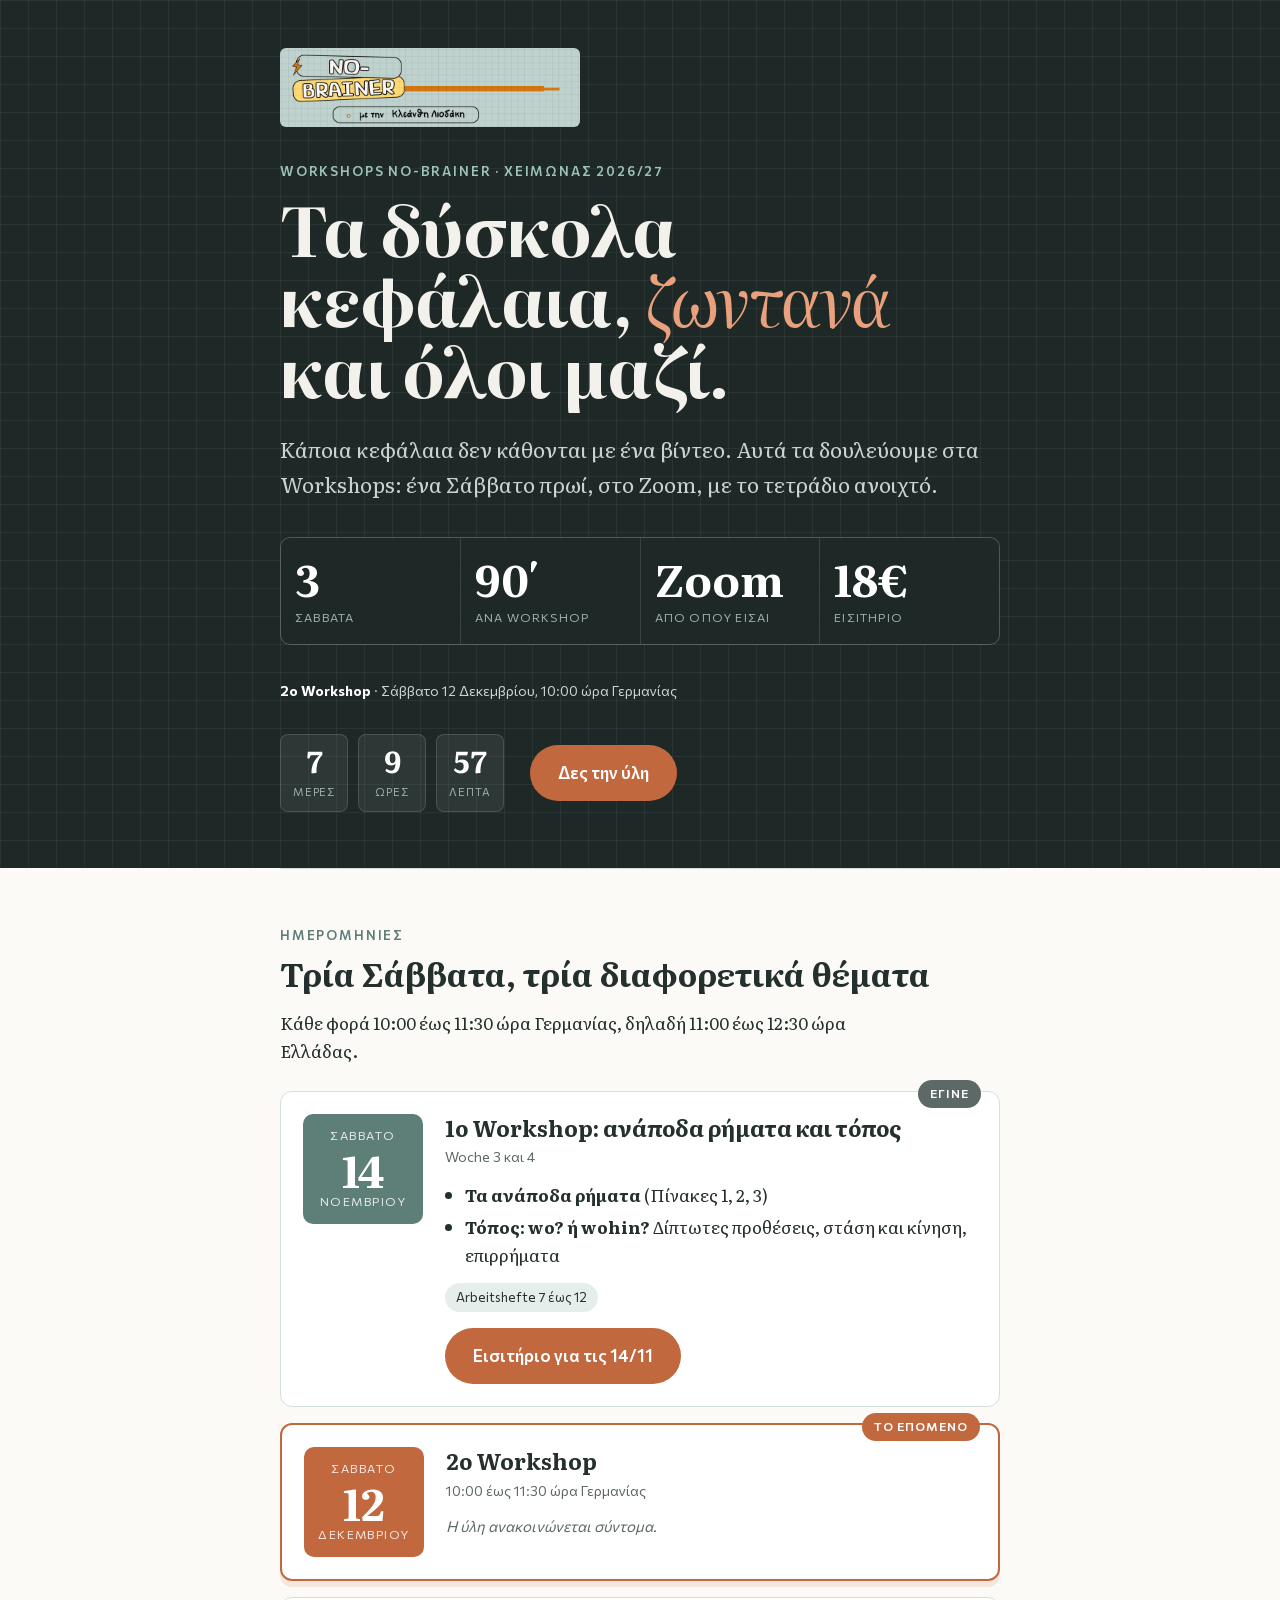
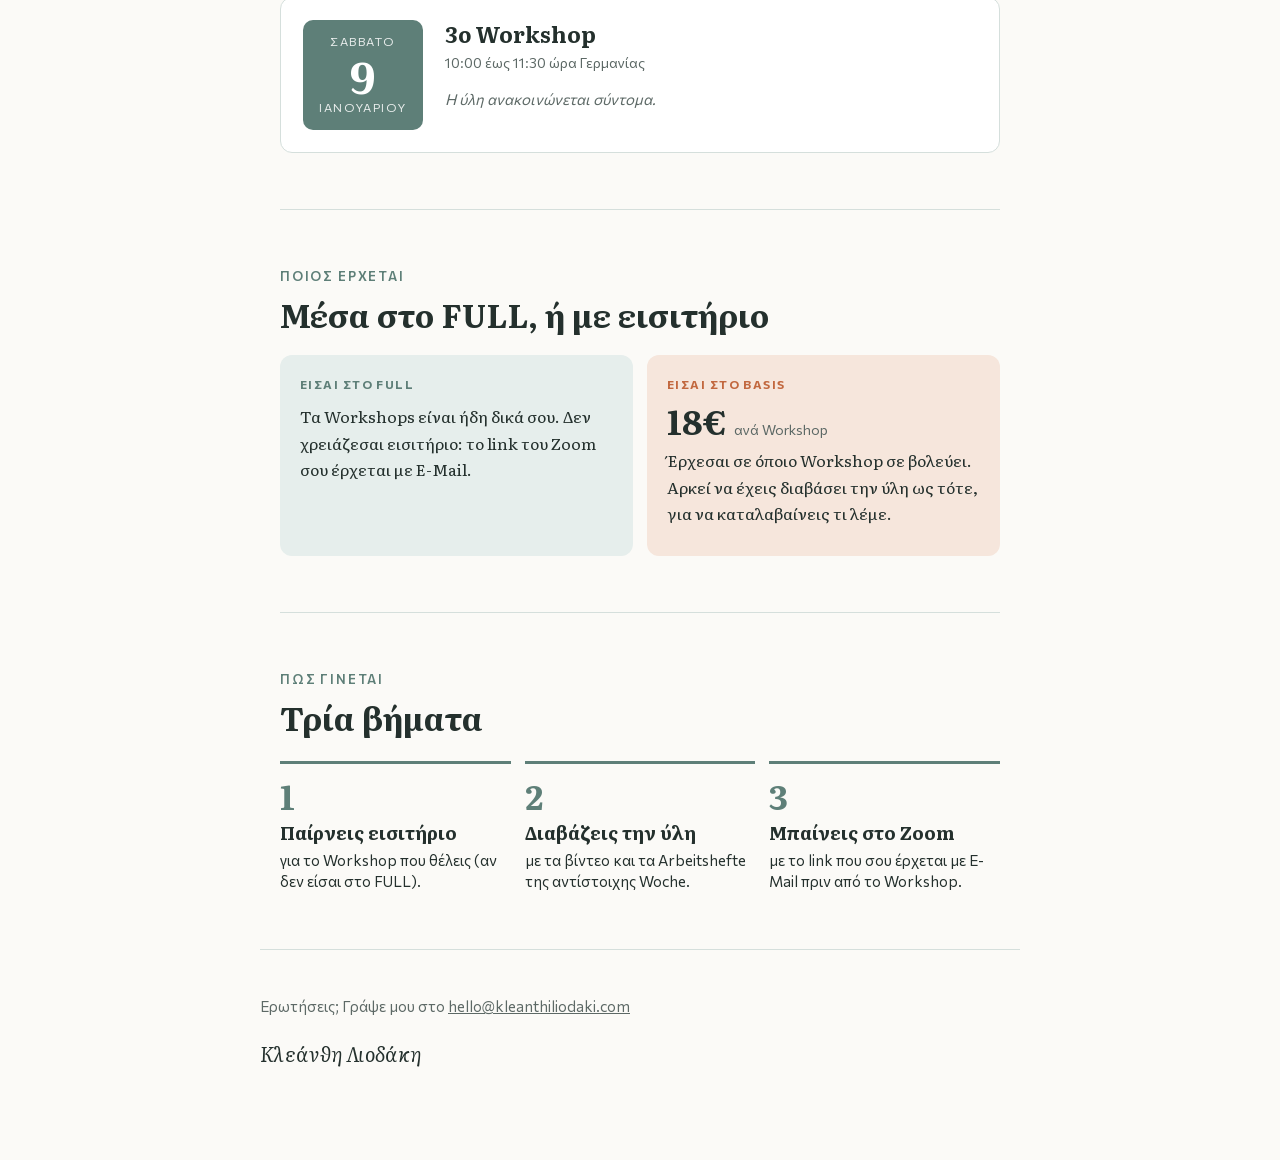
<file: workshops/index.html>
<!doctype html>
<html lang="el">
<head>
<meta charset="utf-8">
<meta name="viewport" content="width=device-width,initial-scale=1">
<meta name="robots" content="noindex">
<meta name="description" content="Workshops No-Brainer: τα δύσκολα κεφάλαια, ζωντανά και όλοι μαζί, με την Κλεάνθη Λιοδάκη.">
<title>Workshops No-Brainer · Κλεάνθη Λιοδάκη</title>
<link rel="stylesheet" href="/webfonts/fonts.css">
<style>
:root{--paper:#FBFAF7;--ink:#24302D;--muted:#5D6966;--sage:#5E7F78;--sage-soft:#E6EEEC;--clay:#C2683F;--clay-soft:#F6E6DC;--line:#D5DFDC;--sheet:#FFFFFF;--deep:#1E2826;
--display:"Literata",Georgia,serif;--ui:"Commissioner","Segoe UI",system-ui,sans-serif}
@media (prefers-color-scheme:dark){:root{--paper:#161C1B;--ink:#E8EEEC;--muted:#A3B1AD;--sage:#8FB3AA;--sage-soft:#22302D;--clay:#E0906B;--clay-soft:#3A2A22;--line:#33413E;--sheet:#1E2624;--deep:#0F1413;color-scheme:dark}}
*{box-sizing:border-box}
html{scroll-behavior:smooth}
body{margin:0;background:var(--paper);color:var(--ink);font-family:var(--display);font-size:17px;line-height:1.65}
.wrap{max-width:760px;margin:0 auto;padding:0 20px}
a{color:inherit}
.eyebrow{font-family:var(--ui);font-size:13px;font-weight:600;letter-spacing:.14em;text-transform:uppercase;margin:0 0 .6em}
h2{font-size:clamp(25px,4.2vw,32px);line-height:1.2;margin:0 0 .5em;text-wrap:balance}
p{margin:0 0 1em;max-width:64ch}
.btn{display:inline-block;font-family:var(--ui);font-weight:600;font-size:17px;background:var(--clay);color:#fff;text-decoration:none;padding:14px 28px;border-radius:999px;transition:transform .15s,background .15s}
.btn:hover{transform:translateY(-2px);background:#a8532f}

/* Κορυφή: σκούρο φόντο με πλέγμα τετραδίου */
.hero{background:var(--deep);color:#F3F1EC;padding:48px 0 56px;position:relative;overflow:hidden;
background-image:linear-gradient(rgba(255,255,255,.05) 1px,transparent 1px),linear-gradient(90deg,rgba(255,255,255,.05) 1px,transparent 1px);background-size:28px 28px}
.hero .logo{display:block;width:min(300px,70%);height:auto;border-radius:6px;margin-bottom:34px}
.hero .eyebrow{color:#9DC2B8}
.hero h1{font-weight:700;font-size:clamp(38px,8vw,68px);line-height:1.04;margin:.15em 0 .4em;letter-spacing:-.01em;text-wrap:balance}
.hero h1 em{font-style:italic;font-weight:400;color:#E9A07C}
.hero .lead{font-size:clamp(18px,2.4vw,21px);color:#C9D3D0;max-width:34em}
.stats{display:grid;grid-template-columns:repeat(4,minmax(0,1fr));gap:1px;background:rgba(255,255,255,.12);border:1px solid rgba(255,255,255,.12);border-radius:10px;overflow:hidden;margin:36px 0 34px}
.stats div{background:var(--deep);padding:18px 14px 16px;min-width:0}
.stats b{display:block;font-size:clamp(30px,5vw,44px);line-height:1;font-weight:700;color:#fff}
.stats span{display:block;font-family:var(--ui);font-size:12px;letter-spacing:.1em;text-transform:uppercase;color:#9FB0AB;margin-top:8px}
@media (max-width:620px){.stats{grid-template-columns:repeat(2,minmax(0,1fr))}}

/* Αντίστροφη μέτρηση */
.count{display:flex;flex-wrap:wrap;align-items:center;gap:18px 26px}
.count .label{font-family:var(--ui);font-size:14px;color:#C9D3D0;width:100%}
.count .label strong{color:#fff}
.clock{display:flex;gap:10px}
.clock div{background:rgba(255,255,255,.07);border:1px solid rgba(255,255,255,.14);border-radius:8px;min-width:68px;padding:10px 8px 8px;text-align:center}
.clock b{display:block;font-size:30px;line-height:1;font-variant-numeric:tabular-nums;color:#fff}
.clock span{font-family:var(--ui);font-size:11px;letter-spacing:.08em;text-transform:uppercase;color:#9FB0AB}

section{padding:56px 0;border-top:1px solid var(--line)}
section .eyebrow{color:var(--sage)}

/* Ημερομηνίες */
.dates{display:grid;gap:16px;margin-top:26px}
.date{display:grid;grid-template-columns:120px minmax(0,1fr);gap:22px;background:var(--sheet);border:1px solid var(--line);border-radius:12px;padding:22px;position:relative;transition:transform .2s,box-shadow .2s}
.date:hover{transform:translateY(-3px);box-shadow:0 10px 26px rgba(36,48,45,.09)}
.date.next{border:2px solid var(--clay);box-shadow:0 6px 0 var(--clay-soft)}
.cal{background:var(--sage);color:#fff;border-radius:10px;text-align:center;padding:12px 6px;align-self:start}
.date.next .cal{background:var(--clay)}
.cal small{display:block;font-family:var(--ui);font-size:12px;letter-spacing:.12em;text-transform:uppercase;opacity:.85}
.cal b{display:block;font-size:44px;line-height:1.05}
.date h3{font-size:22px;line-height:1.25;margin:0 0 4px}
.when{font-family:var(--ui);font-size:14px;color:var(--muted);margin-bottom:12px}
.date ul{margin:0 0 14px;padding-left:20px}
.date li{margin-bottom:4px}
.tags{display:flex;flex-wrap:wrap;gap:6px;margin:4px 0 16px}
.tag{font-family:var(--ui);font-size:13px;background:var(--sage-soft);padding:4px 11px;border-radius:999px}
.soon{font-family:var(--ui);font-size:15px;color:var(--muted);font-style:italic}
.badge{position:absolute;top:-12px;right:18px;font-family:var(--ui);font-size:12px;font-weight:600;letter-spacing:.08em;text-transform:uppercase;background:var(--clay);color:#fff;padding:4px 12px;border-radius:999px}
.date.past{opacity:.55}
.date.past .badge{background:var(--muted)}
@media (max-width:560px){.date{grid-template-columns:1fr;gap:14px}.cal{display:flex;align-items:baseline;gap:10px;justify-content:center}.cal b{font-size:32px}}

/* Πώς γίνεται */
.steps{counter-reset:s;display:grid;grid-template-columns:repeat(3,minmax(0,1fr));gap:14px;margin-top:24px}
.steps div{counter-increment:s;border-top:3px solid var(--sage);padding-top:14px;font-family:var(--ui);font-size:15px;line-height:1.45;min-width:0}
.steps div::before{content:counter(s);display:block;font-family:var(--display);font-size:34px;font-weight:700;color:var(--sage);line-height:1;margin-bottom:8px}
.steps b{display:block;font-family:var(--display);font-size:18px;margin-bottom:4px}
@media (max-width:620px){.steps{grid-template-columns:1fr}}

/* Ποιος έρχεται */
.who{display:grid;grid-template-columns:repeat(2,minmax(0,1fr));gap:14px;margin-top:22px}
.who div{border-radius:12px;padding:20px;min-width:0}
.who .full{background:var(--sage-soft)}
.who .ticket{background:var(--clay-soft)}
.who b{display:block;font-family:var(--ui);font-size:12px;letter-spacing:.12em;text-transform:uppercase;margin-bottom:8px;color:var(--sage)}
.who .ticket b{color:var(--clay)}
.who p{margin:0 0 .6em;font-size:16px}
.who .price{font-size:34px;font-weight:700;line-height:1;margin:6px 0 10px}
.who .price small{font-family:var(--ui);font-size:14px;font-weight:400;color:var(--muted)}
@media (max-width:620px){.who{grid-template-columns:1fr}}

.foot{padding:44px 0 70px;border-top:1px solid var(--line);font-family:var(--ui);font-size:15px;color:var(--muted)}
.sign{font-family:var(--display);font-style:italic;font-size:20px;color:var(--ink);margin-top:18px}

/* Απαλή εμφάνιση στο scroll */
.reveal{opacity:0;transform:translateY(18px);transition:opacity .6s ease,transform .6s ease}
.reveal.in{opacity:1;transform:none}
@media (prefers-reduced-motion:reduce){.reveal{opacity:1;transform:none;transition:none}.btn,.date{transition:none}}
</style>
</head>
<body>

<header class="hero">
  <div class="wrap">
    <img class="logo" src="/no-brainer/logo-nb.png" alt="No-Brainer">
    <p class="eyebrow">Workshops No-Brainer · Χειμώνας 2026/27</p>
    <h1>Τα δύσκολα κεφάλαια, <em>ζωντανά</em> και όλοι μαζί.</h1>
    <p class="lead">Κάποια κεφάλαια δεν κάθονται με ένα βίντεο. Αυτά τα δουλεύουμε στα Workshops: ένα Σάββατο πρωί, στο Zoom, με το τετράδιο ανοιχτό.</p>

    <div class="stats">
      <div><b>3</b><span>Σάββατα</span></div>
      <div><b>90′</b><span>ανά Workshop</span></div>
      <div><b>Zoom</b><span>από όπου είσαι</span></div>
      <div><b>18€</b><span>εισιτήριο</span></div>
    </div>

    <div class="count" id="count">
      <p class="label" id="countLabel">Επόμενο Workshop</p>
      <div class="clock" aria-live="polite">
        <div><b id="d">0</b><span>μέρες</span></div>
        <div><b id="h">0</b><span>ώρες</span></div>
        <div><b id="m">0</b><span>λεπτά</span></div>
      </div>
      <a class="btn" id="countBtn" href="#imerominies">Δες την ύλη</a>
    </div>
  </div>
</header>

<main class="wrap">

<section id="imerominies">
  <p class="eyebrow reveal">Ημερομηνίες</p>
  <h2 class="reveal">Τρία Σάββατα, τρία διαφορετικά θέματα</h2>
  <p class="reveal">Κάθε φορά 10:00 έως 11:30 ώρα Γερμανίας, δηλαδή 11:00 έως 12:30 ώρα Ελλάδας.</p>

  <div class="dates">
    <article class="date reveal" data-start="2026-11-14T09:00:00Z" data-end="2026-11-14T10:30:00Z">
      <span class="badge" hidden></span>
      <div class="cal"><small>Σάββατο</small><b>14</b><small>Νοεμβρίου</small></div>
      <div>
        <h3>1ο Workshop: ανάποδα ρήματα και τόπος</h3>
        <p class="when">Woche 3 και 4</p>
        <ul>
          <li><strong>Τα ανάποδα ρήματα</strong> (Πίνακες 1, 2, 3)</li>
          <li><strong>Τόπος: wo? ή wohin?</strong> Δίπτωτες προθέσεις, στάση και κίνηση, επιρρήματα</li>
        </ul>
        <div class="tags"><span class="tag">Arbeitshefte 7 έως 12</span></div>
        <a class="btn" href="https://kleanthi.thrivecart.com/workshop-14-11/">Εισιτήριο για τις 14/11</a>
      </div>
    </article>

    <article class="date reveal" data-start="2026-12-12T09:00:00Z" data-end="2026-12-12T10:30:00Z">
      <span class="badge" hidden></span>
      <div class="cal"><small>Σάββατο</small><b>12</b><small>Δεκεμβρίου</small></div>
      <div>
        <h3>2ο Workshop</h3>
        <p class="when">10:00 έως 11:30 ώρα Γερμανίας</p>
        <p class="soon">Η ύλη ανακοινώνεται σύντομα.</p>
      </div>
    </article>

    <article class="date reveal" data-start="2027-01-09T09:00:00Z" data-end="2027-01-09T10:30:00Z">
      <span class="badge" hidden></span>
      <div class="cal"><small>Σάββατο</small><b>9</b><small>Ιανουαρίου</small></div>
      <div>
        <h3>3ο Workshop</h3>
        <p class="when">10:00 έως 11:30 ώρα Γερμανίας</p>
        <p class="soon">Η ύλη ανακοινώνεται σύντομα.</p>
      </div>
    </article>
  </div>
</section>

<section>
  <p class="eyebrow reveal">Ποιος έρχεται</p>
  <h2 class="reveal">Μέσα στο FULL, ή με εισιτήριο</h2>
  <div class="who">
    <div class="full reveal">
      <b>Είσαι στο FULL</b>
      <p>Τα Workshops είναι ήδη δικά σου. Δεν χρειάζεσαι εισιτήριο: το link του Zoom σου έρχεται με E-Mail.</p>
    </div>
    <div class="ticket reveal">
      <b>Είσαι στο BASIS</b>
      <p class="price">18€ <small>ανά Workshop</small></p>
      <p>Έρχεσαι σε όποιο Workshop σε βολεύει. Αρκεί να έχεις διαβάσει την ύλη ως τότε, για να καταλαβαίνεις τι λέμε.</p>
    </div>
  </div>
</section>

<section>
  <p class="eyebrow reveal">Πώς γίνεται</p>
  <h2 class="reveal">Τρία βήματα</h2>
  <div class="steps">
    <div class="reveal"><b>Παίρνεις εισιτήριο</b>για το Workshop που θέλεις (αν δεν είσαι στο FULL).</div>
    <div class="reveal"><b>Διαβάζεις την ύλη</b>με τα βίντεο και τα Arbeitshefte της αντίστοιχης Woche.</div>
    <div class="reveal"><b>Μπαίνεις στο Zoom</b>με το link που σου έρχεται με E-Mail πριν από το Workshop.</div>
  </div>
</section>

</main>

<footer class="wrap foot">
  <p>Ερωτήσεις; Γράψε μου στο <a href="mailto:hello@kleanthiliodaki.com">hello@kleanthiliodaki.com</a></p>
  <p class="sign">Κλεάνθη Λιοδάκη</p>
</footer>

<script>
(function(){
  var cards=[].slice.call(document.querySelectorAll('.date'));
  var now=Date.now(), next=null;
  cards.forEach(function(c){
    var s=Date.parse(c.dataset.start), e=Date.parse(c.dataset.end), b=c.querySelector('.badge');
    if(now>e){c.classList.add('past');b.textContent='Έγινε';b.hidden=false;}
    else if(!next){next=c;c.classList.add('next');b.textContent=now>=s?'Τώρα':'Το επόμενο';b.hidden=false;}
  });
  var box=document.getElementById('count');
  if(!next){box.hidden=true;return;}
  var start=Date.parse(next.dataset.start);
  var title=next.querySelector('h3').textContent.split(':')[0];
  var day=next.querySelector('.cal b').textContent+' '+next.querySelectorAll('.cal small')[1].textContent;
  document.getElementById('countLabel').innerHTML='<strong>'+title+'</strong> · Σάββατο '+day+', 10:00 ώρα Γερμανίας';
  var btn=next.querySelector('.btn');
  if(btn){var cb=document.getElementById('countBtn');cb.href=btn.href;cb.textContent=btn.textContent;}
  function tick(){
    var ms=Math.max(0,start-Date.now());
    document.getElementById('d').textContent=Math.floor(ms/864e5);
    document.getElementById('h').textContent=Math.floor(ms/36e5)%24;
    document.getElementById('m').textContent=Math.floor(ms/6e4)%60;
  }
  tick(); setInterval(tick,30000);
})();
(function(){
  var els=document.querySelectorAll('.reveal');
  if(!('IntersectionObserver' in window)){els.forEach(function(e){e.classList.add('in')});return;}
  var io=new IntersectionObserver(function(en){en.forEach(function(x){if(x.isIntersecting){x.target.classList.add('in');io.unobserve(x.target);}})},{threshold:.12});
  els.forEach(function(e){io.observe(e)});
})();
</script>
</body>
</html>
</file>
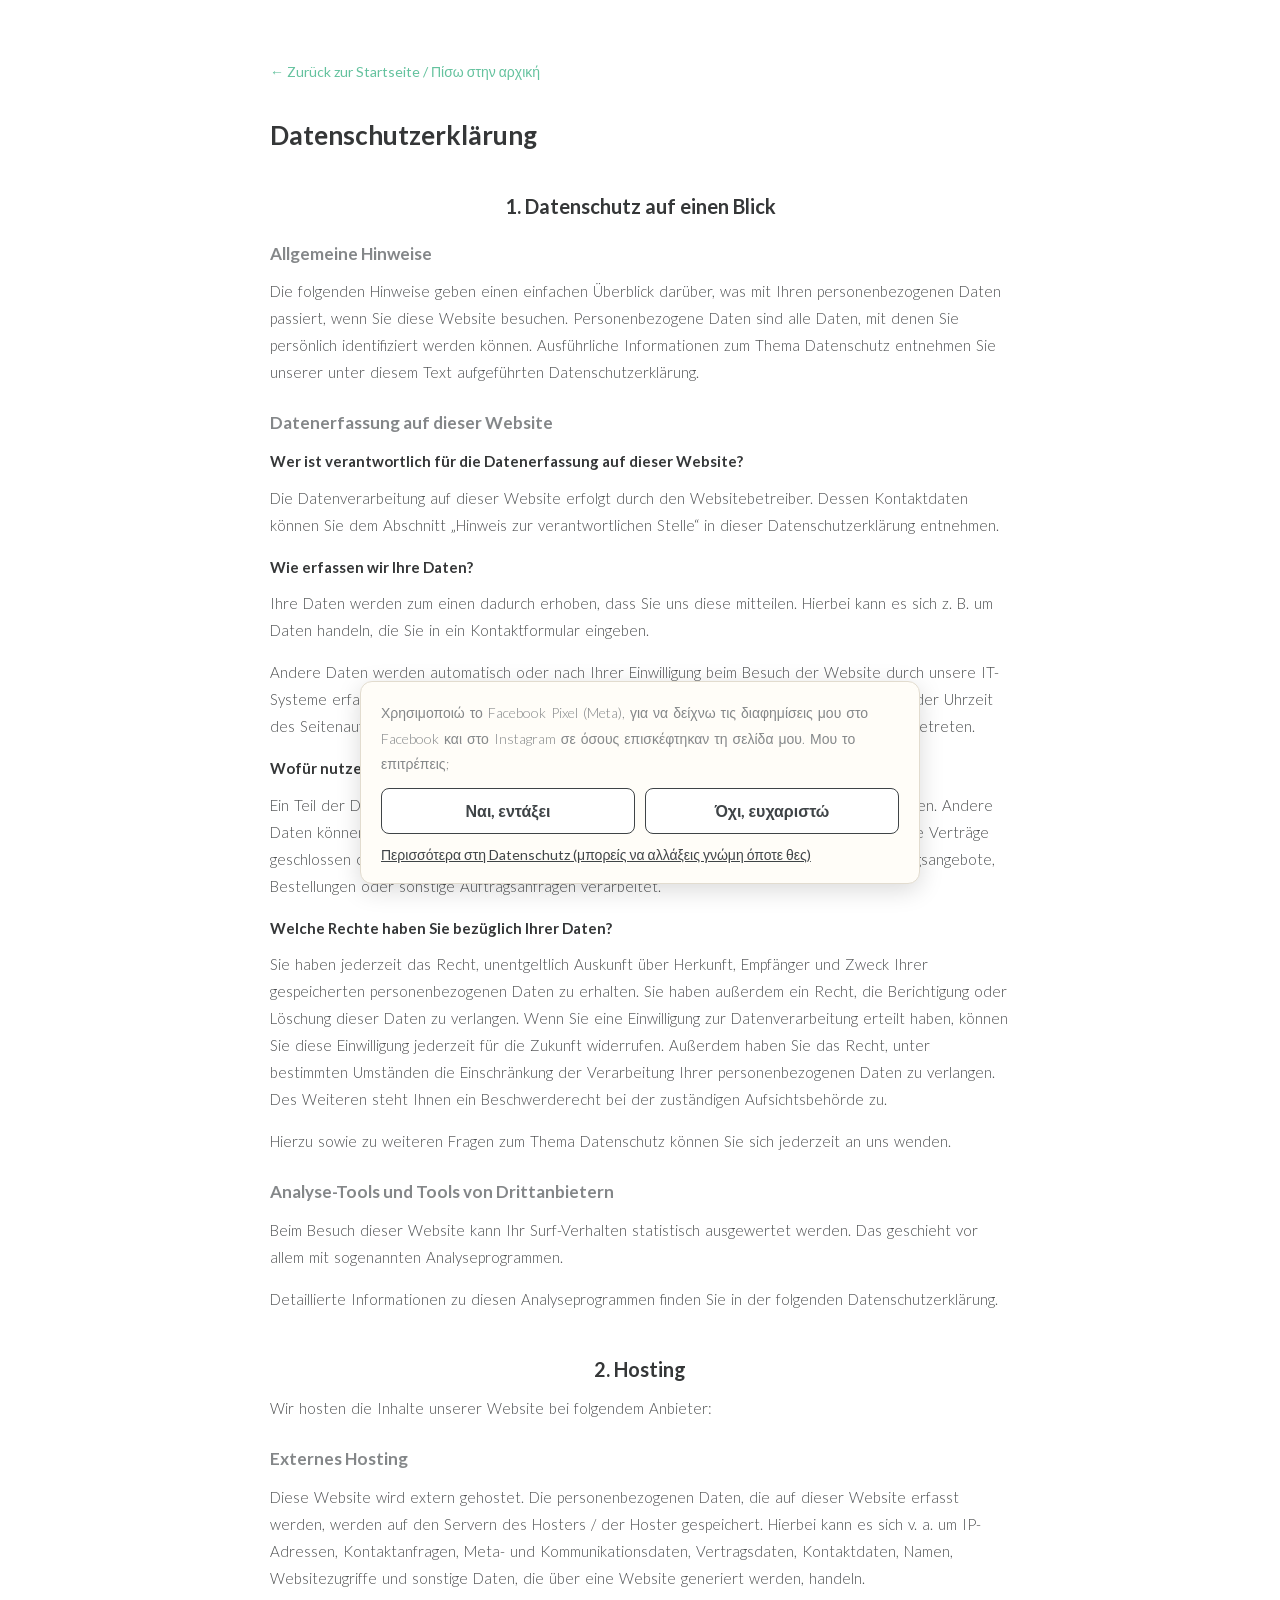
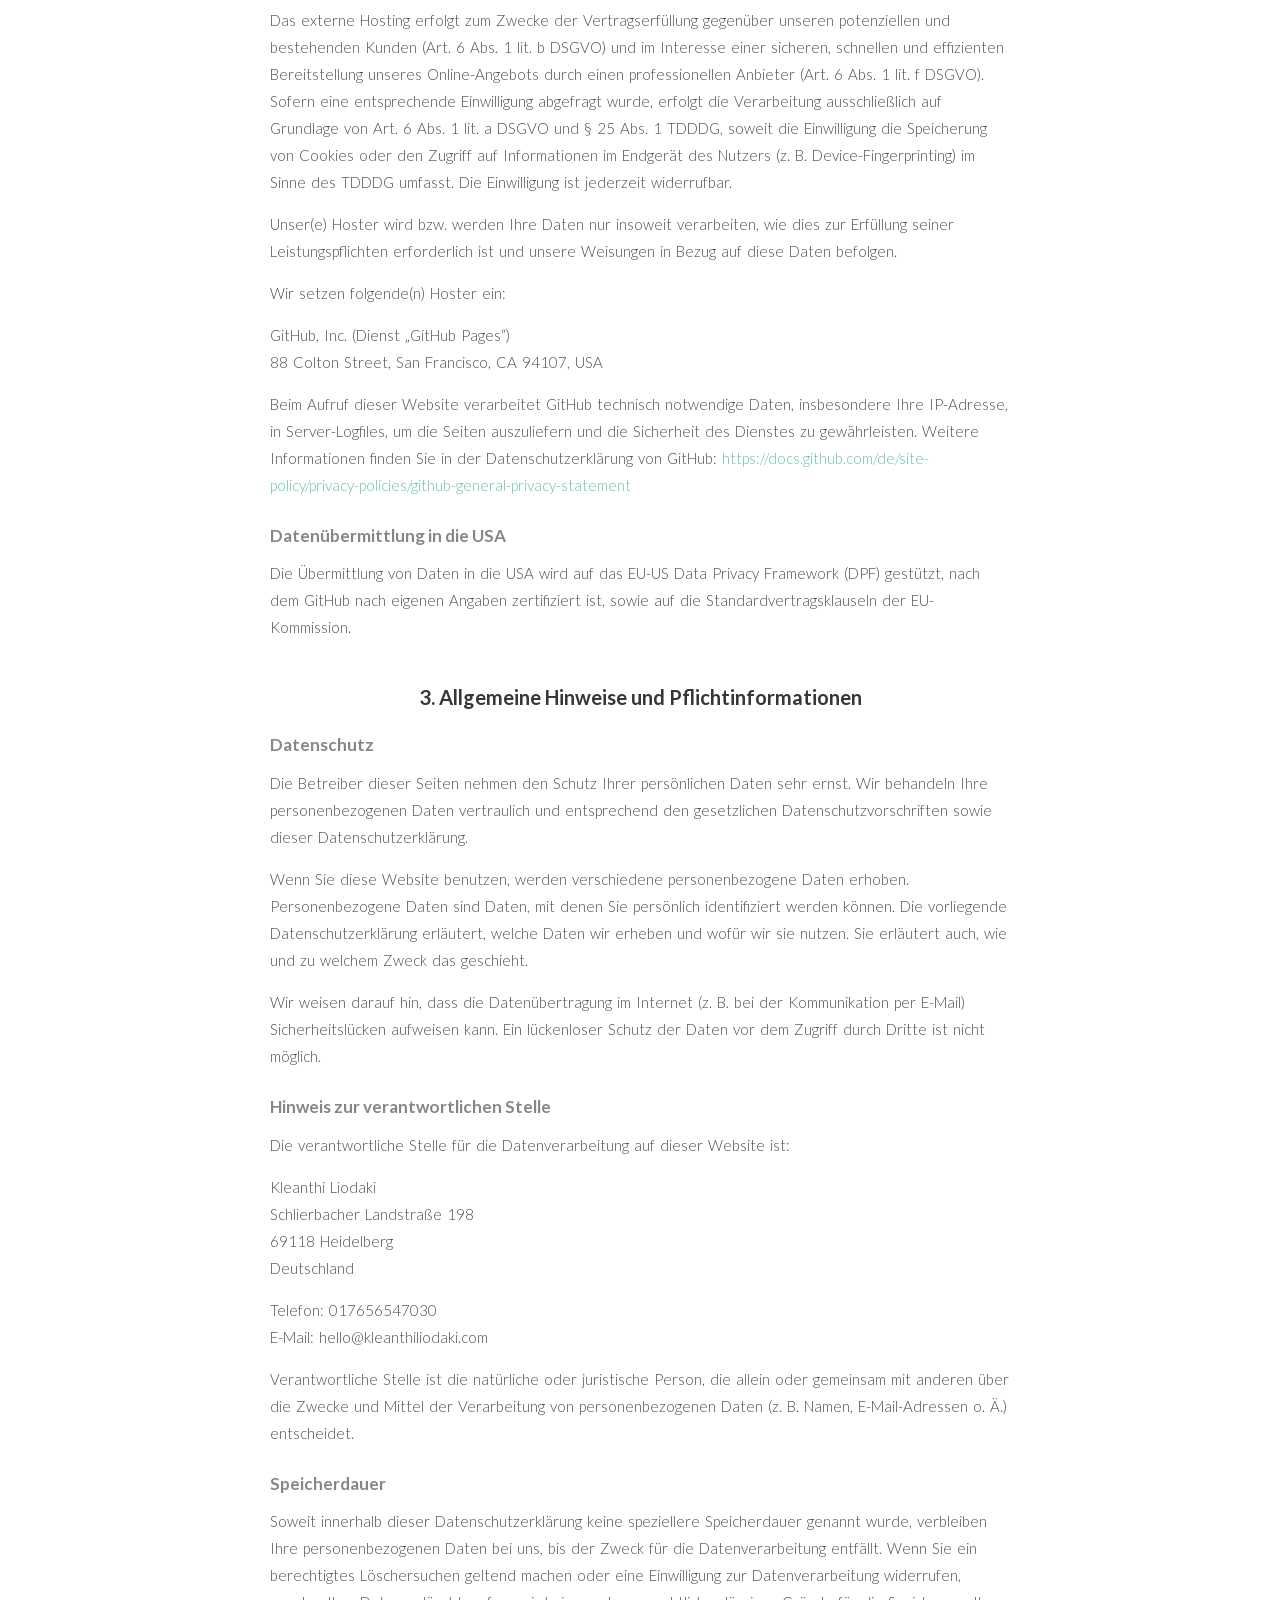
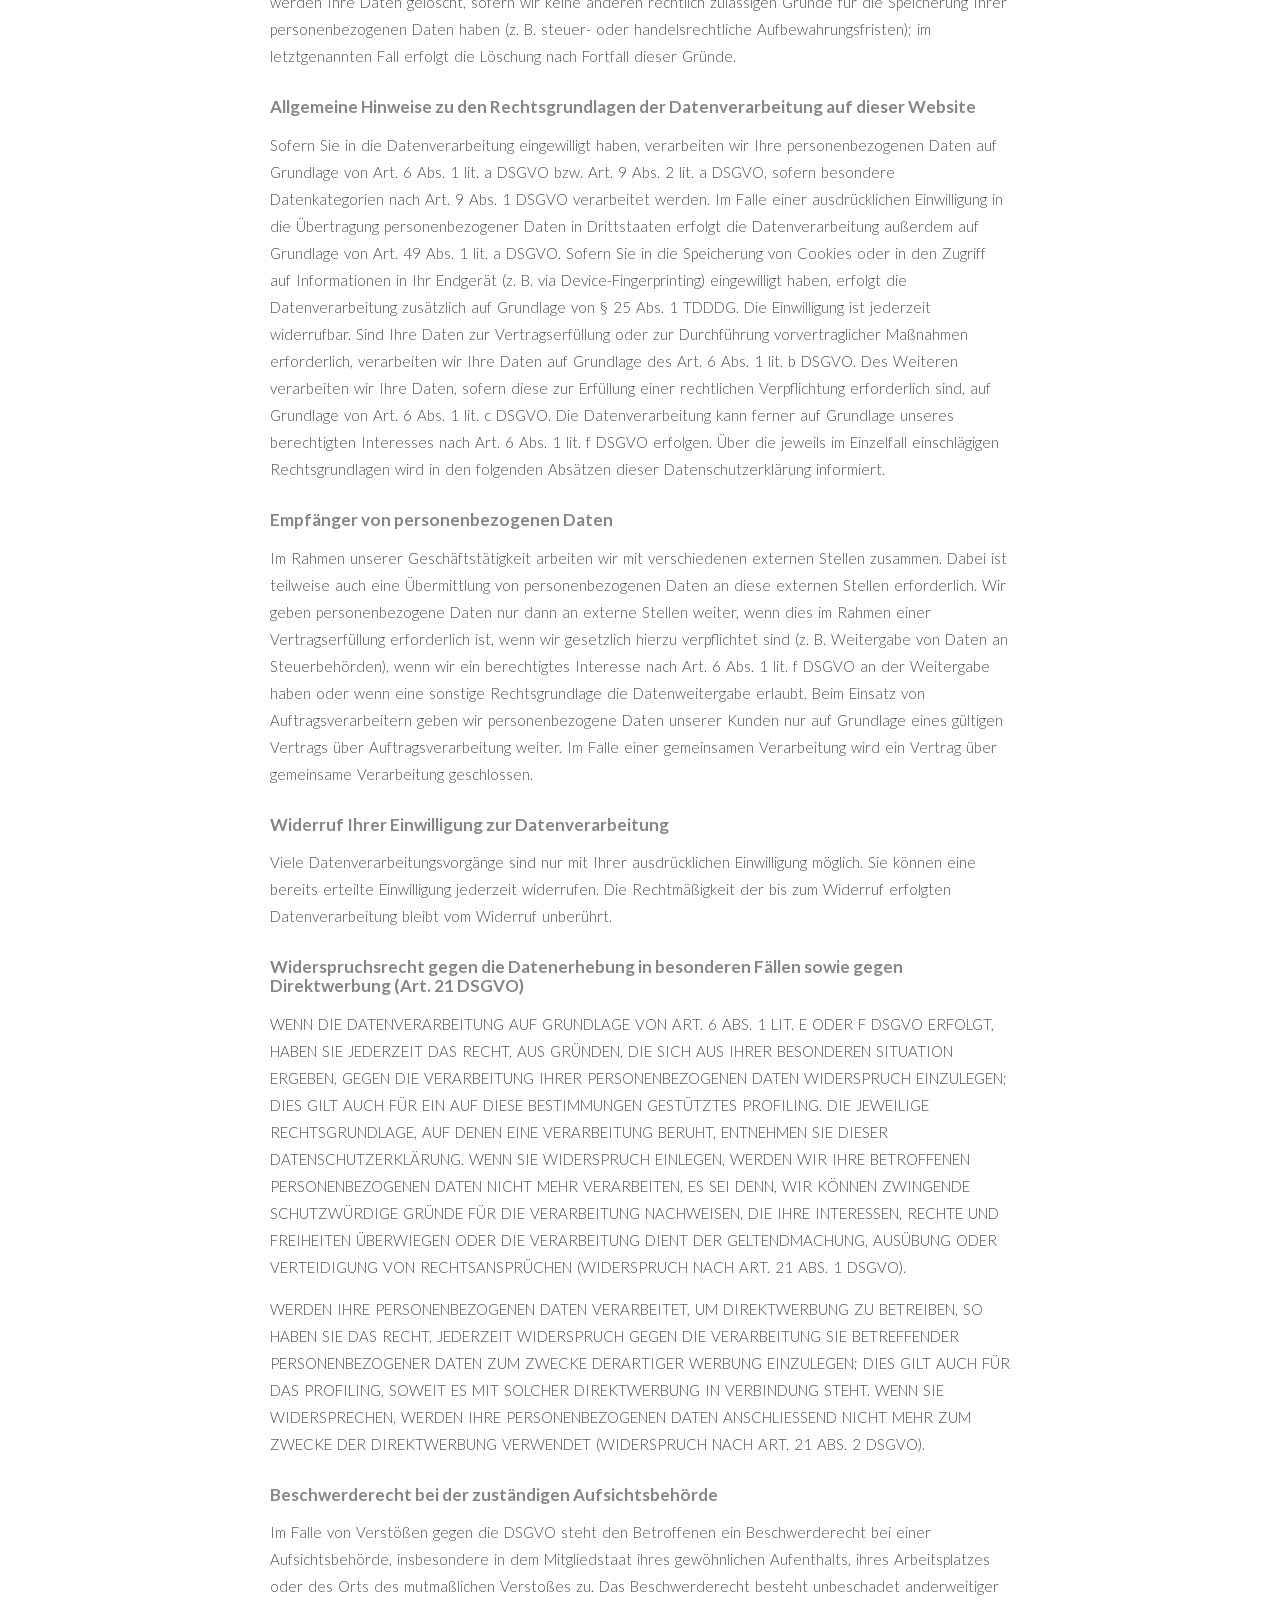
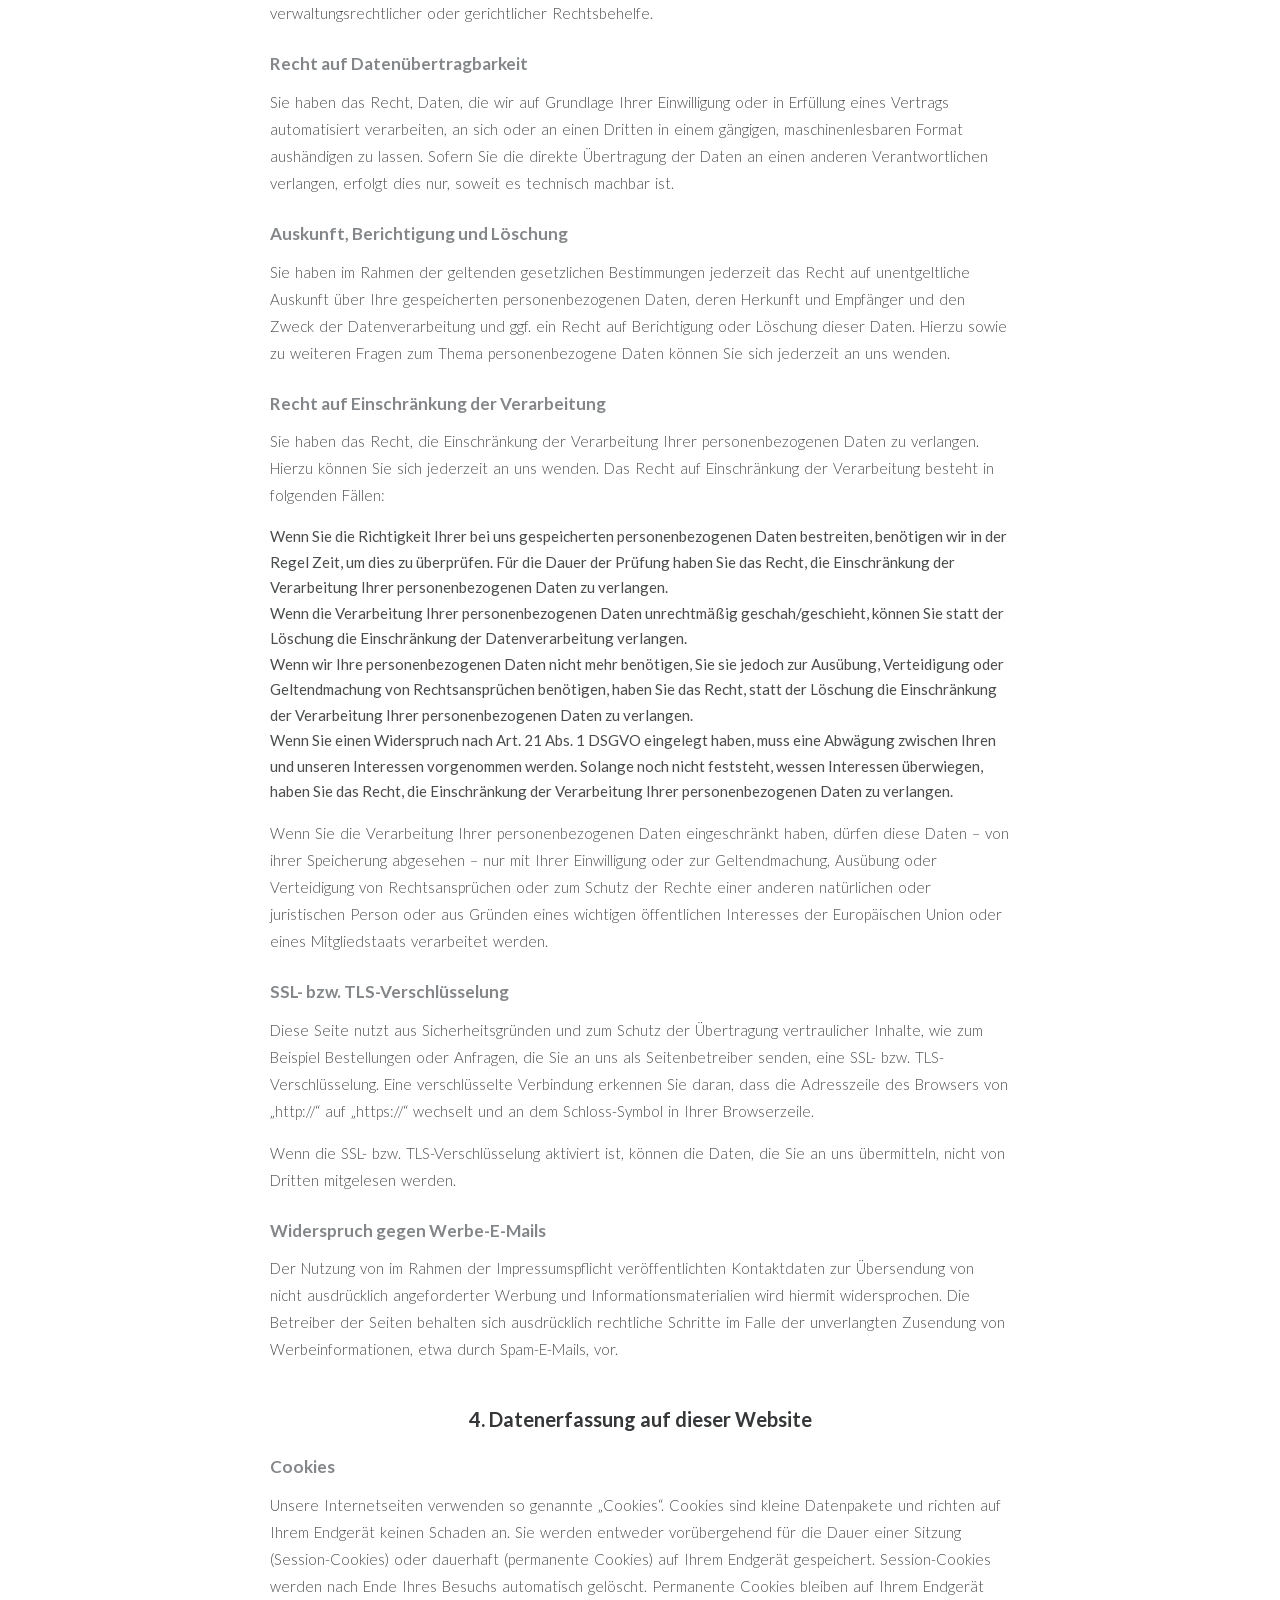
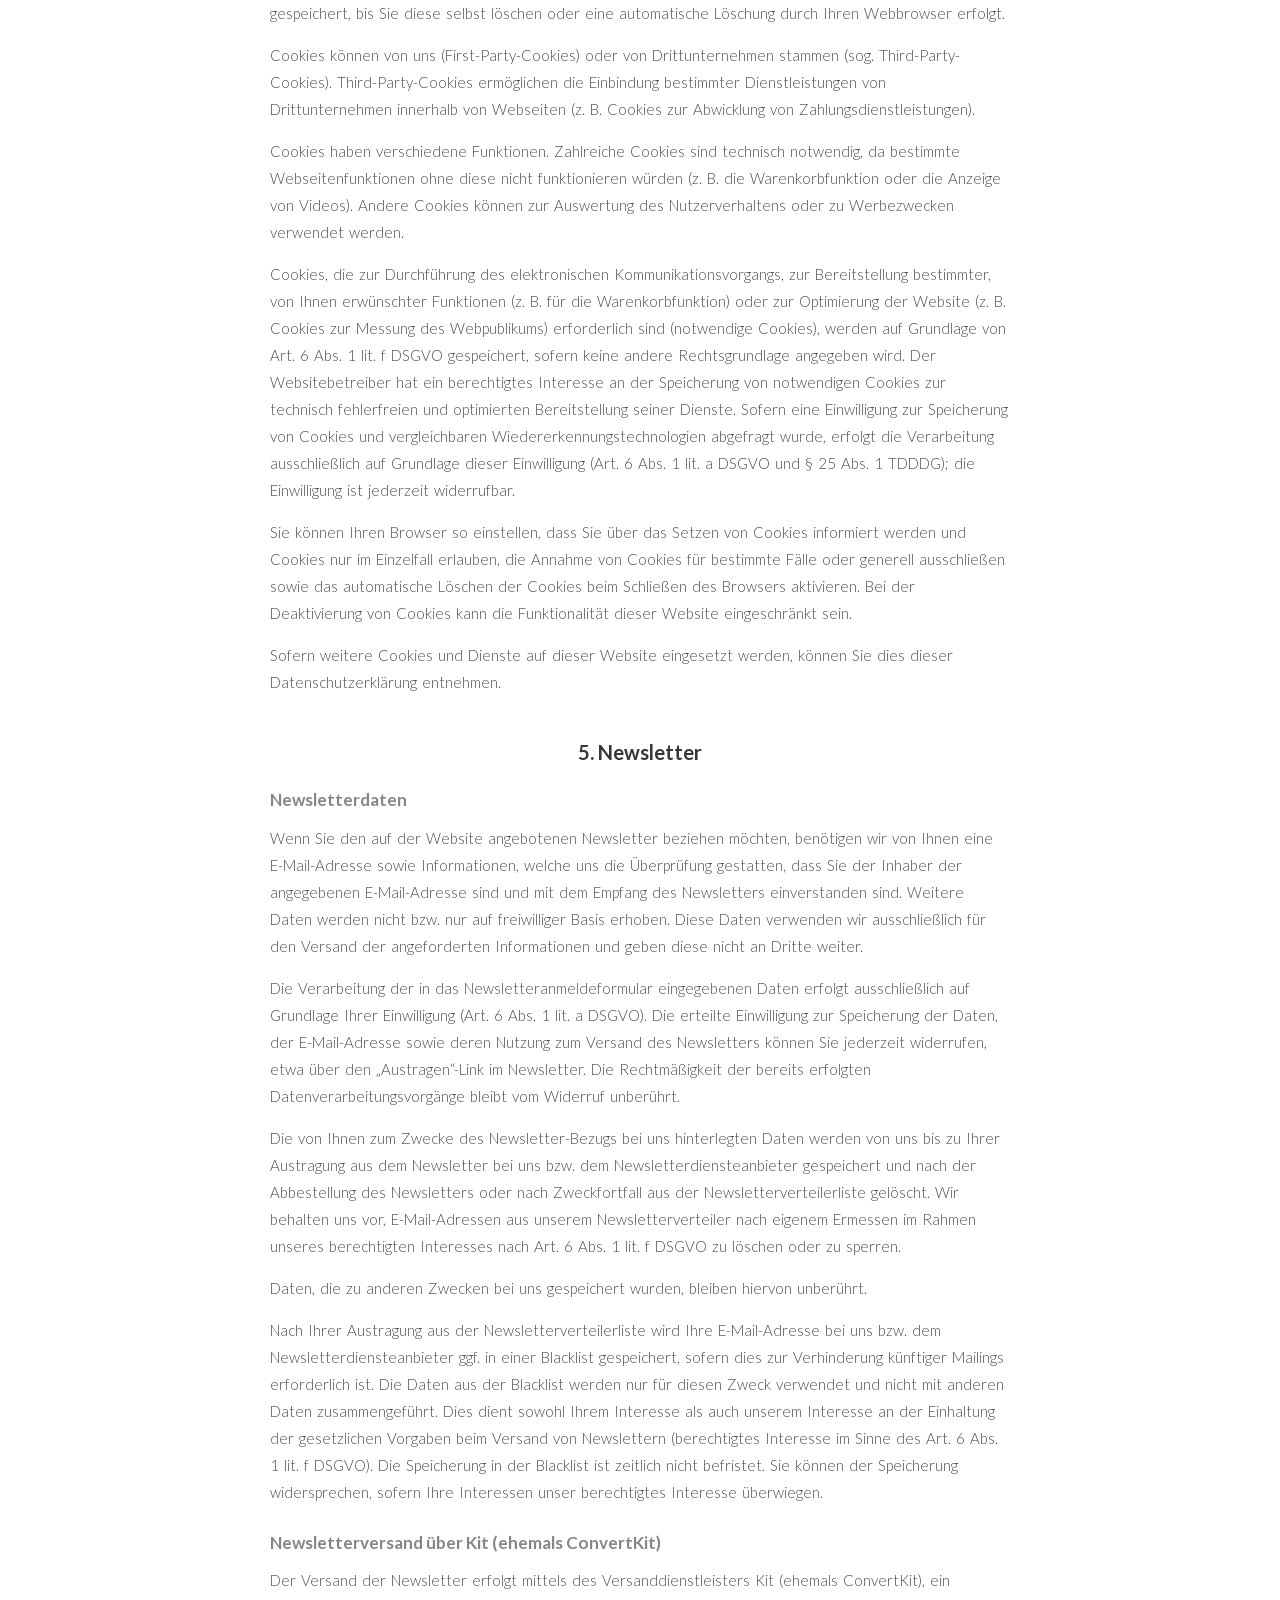
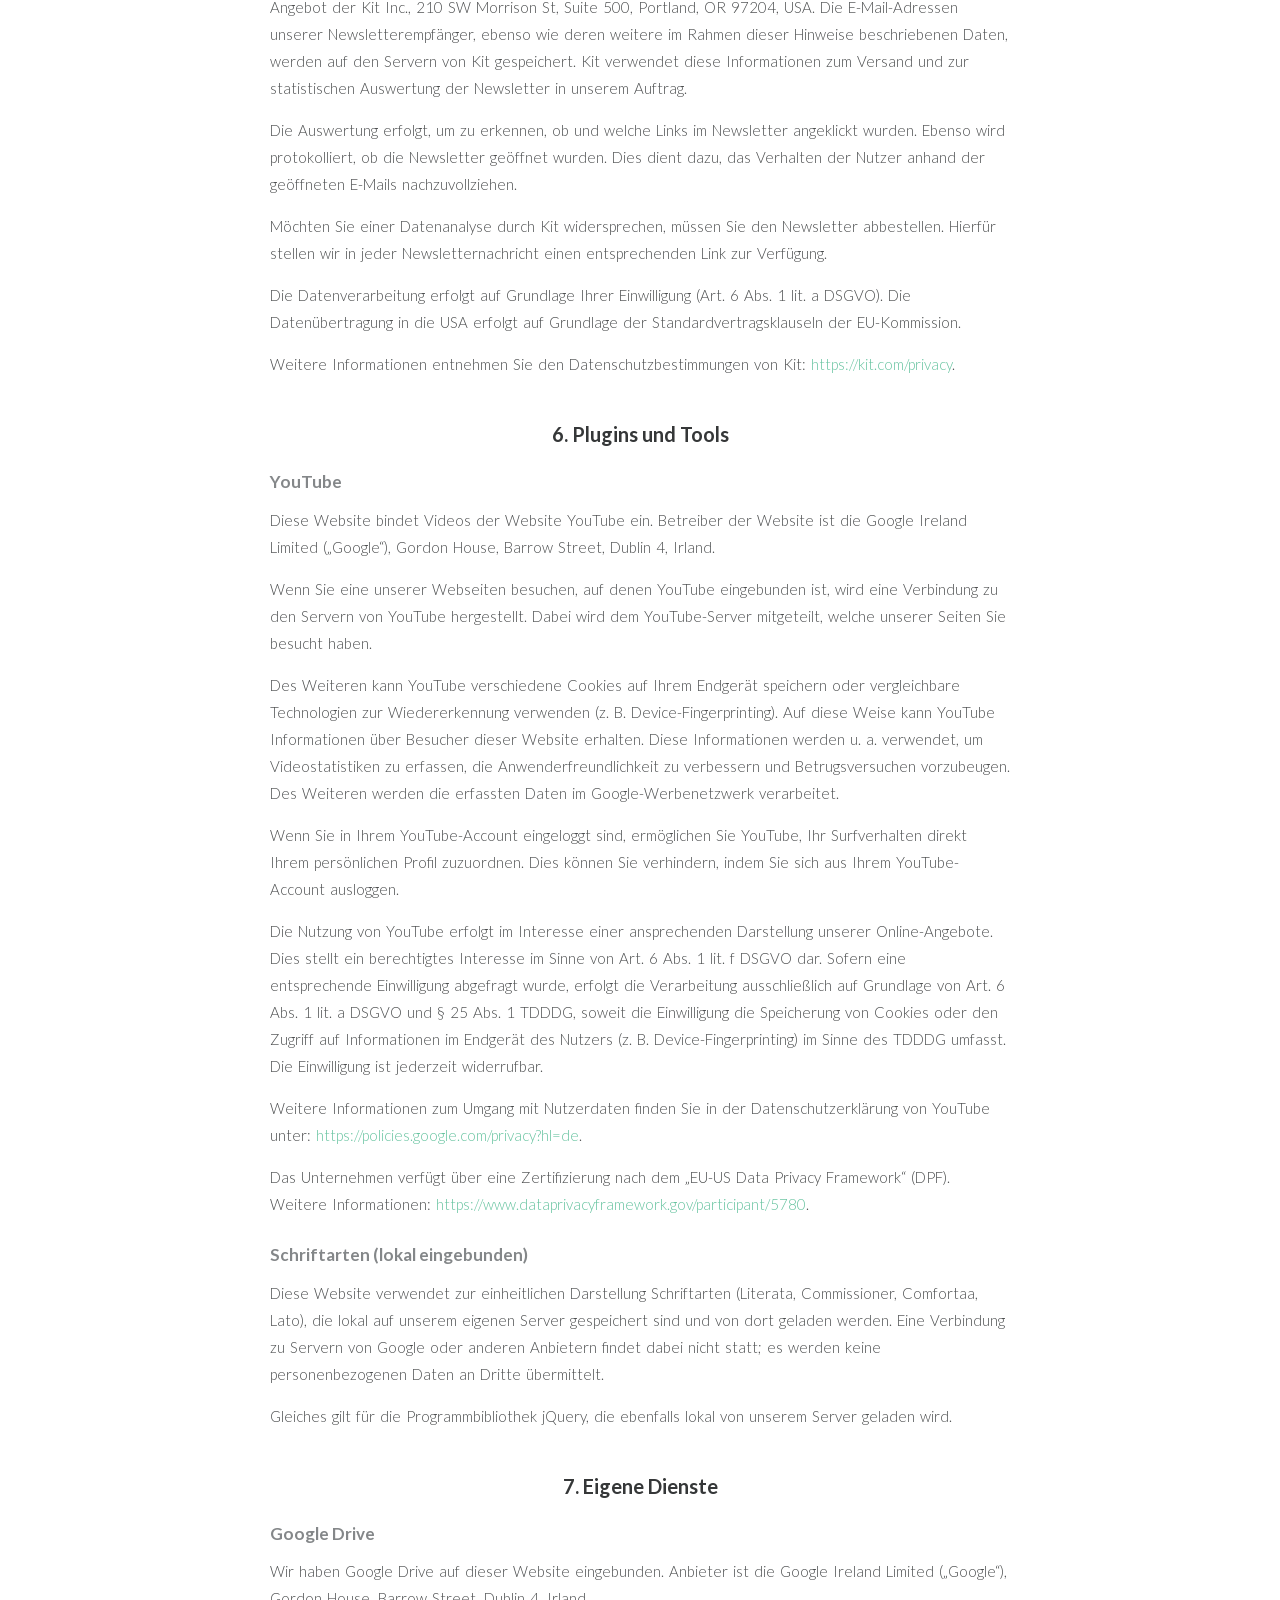
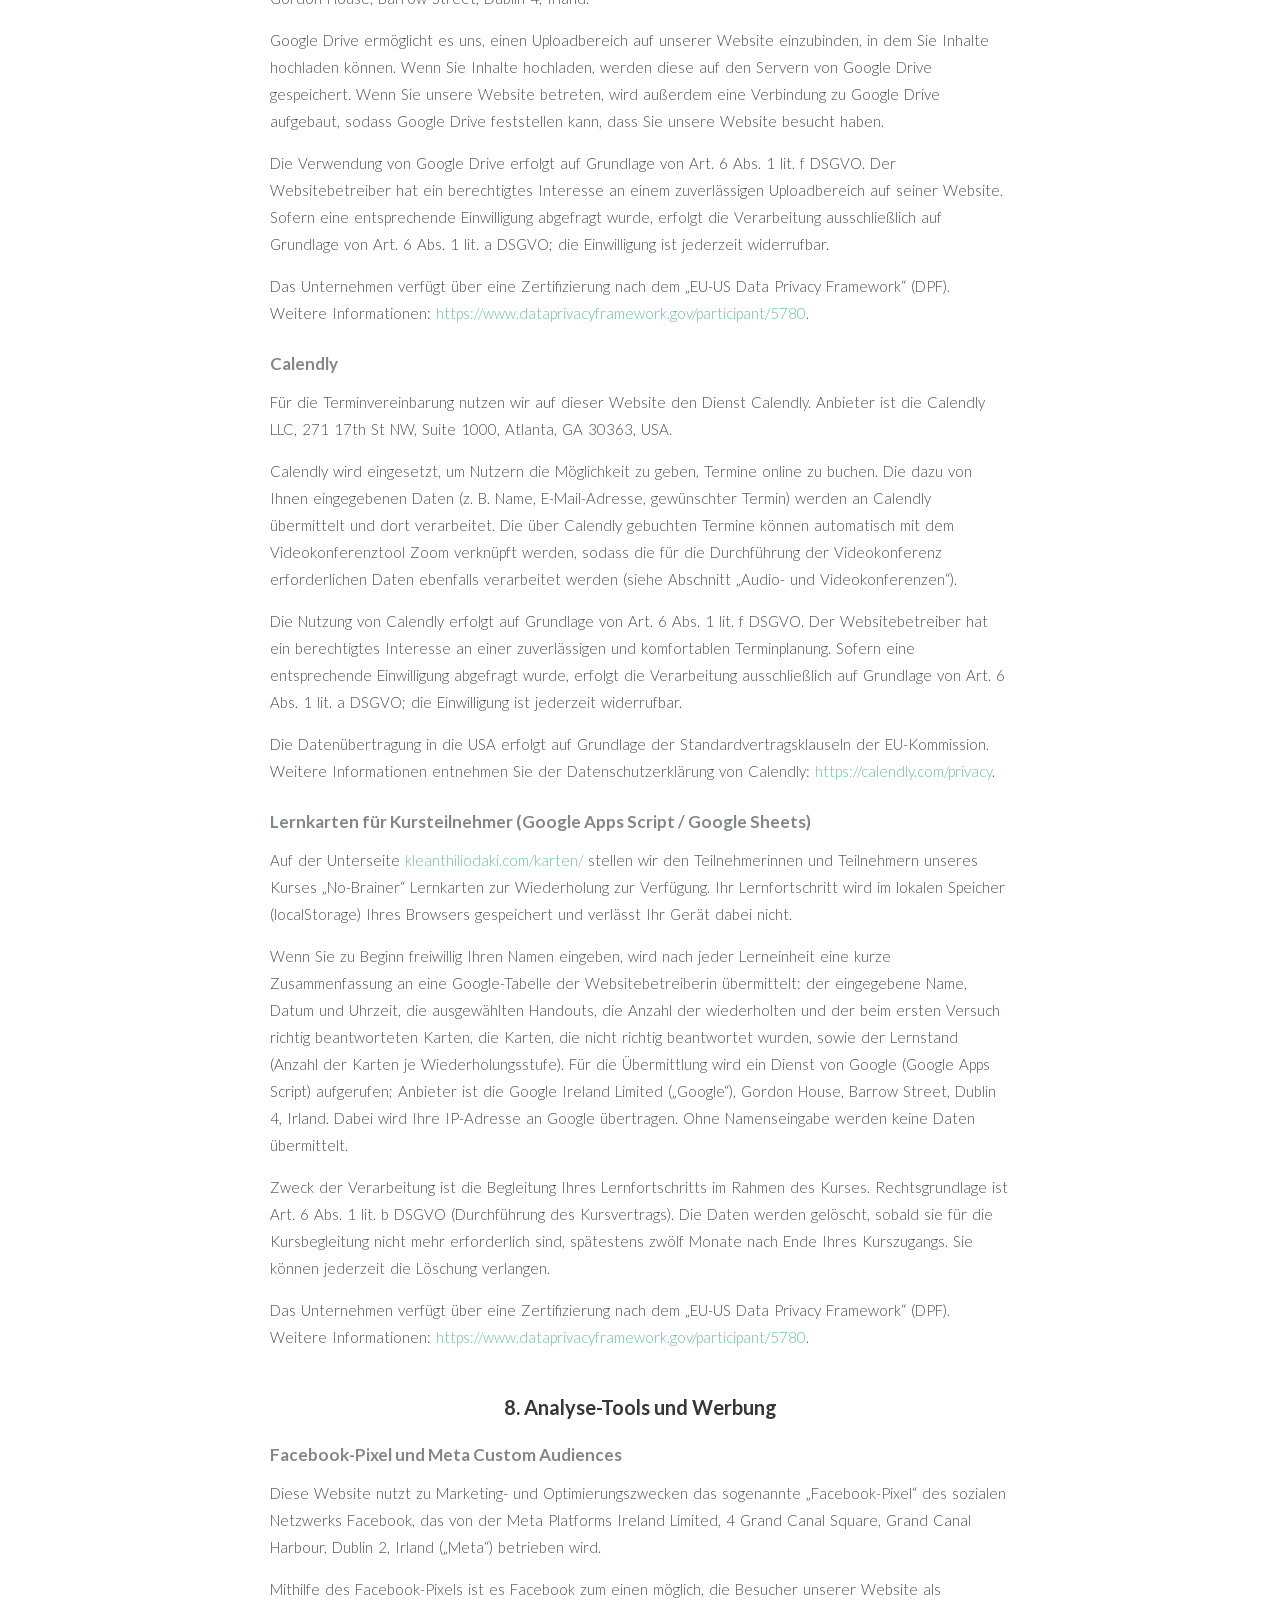
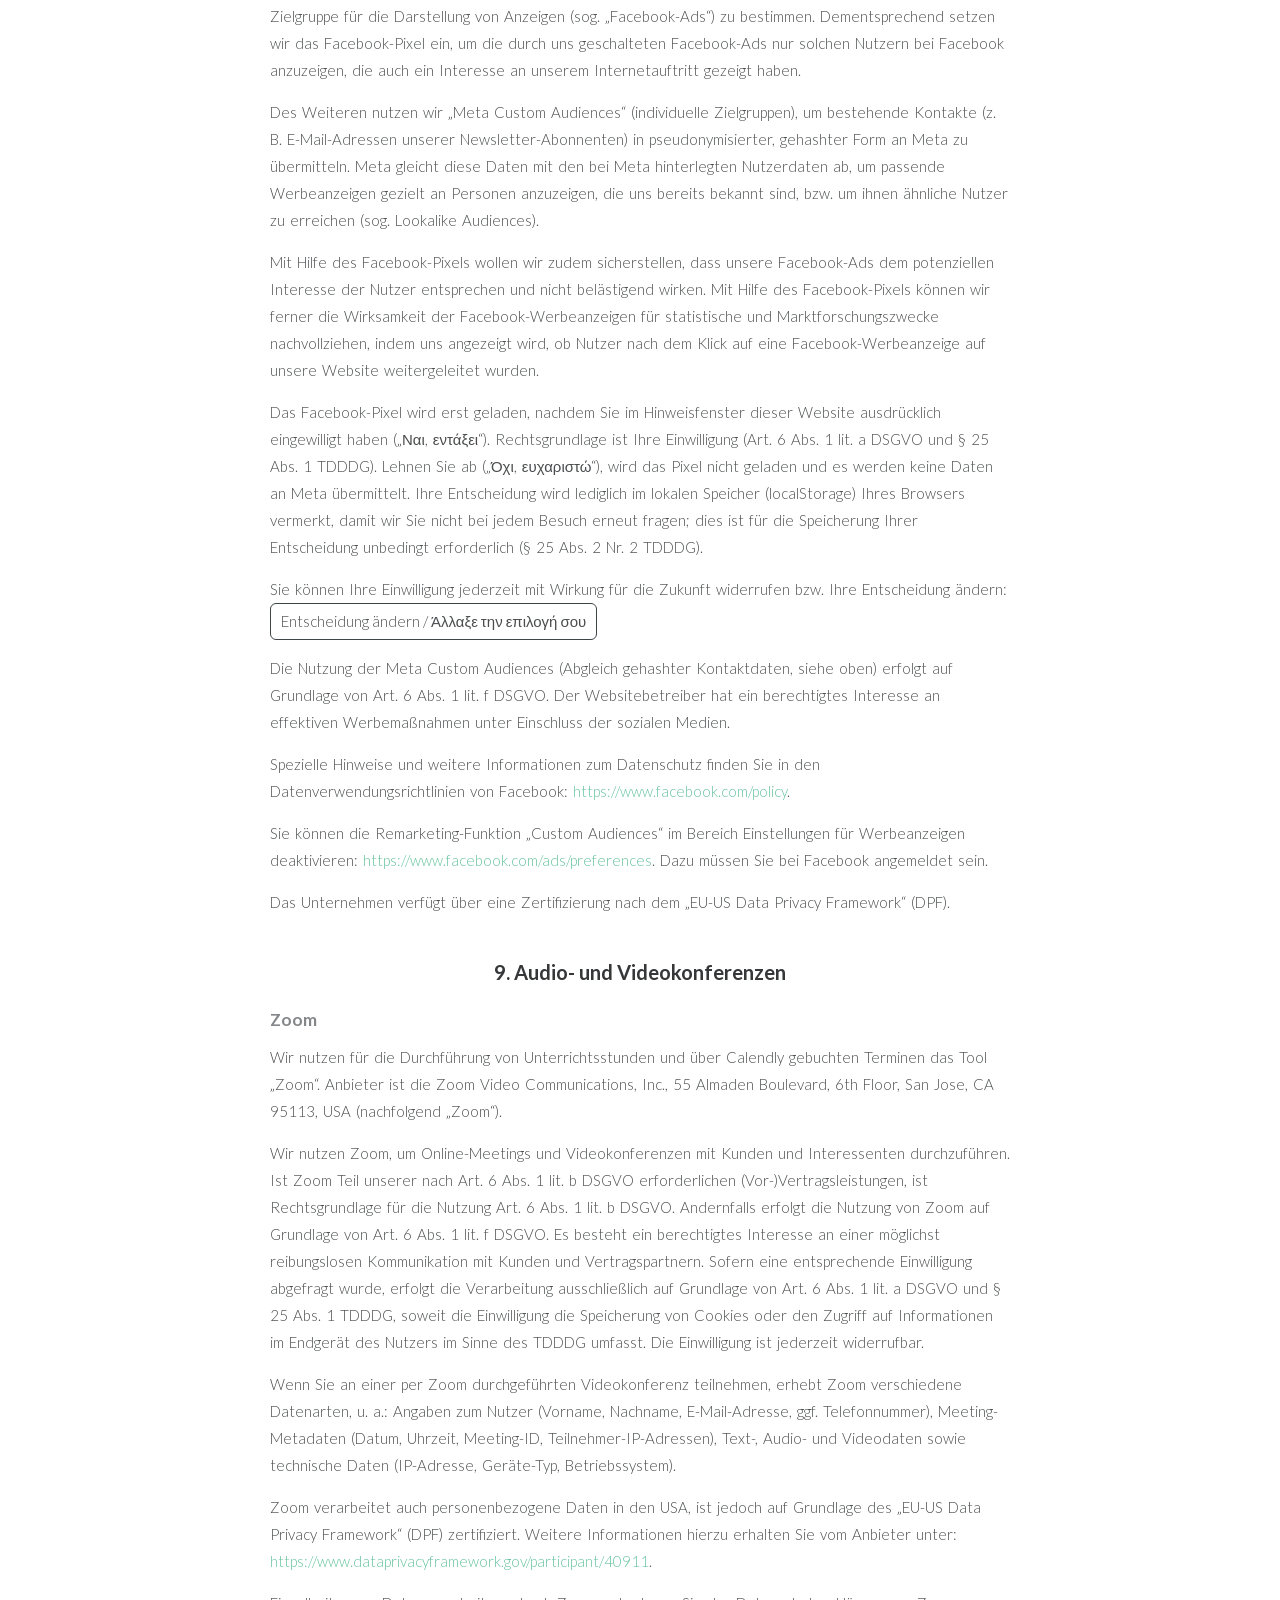
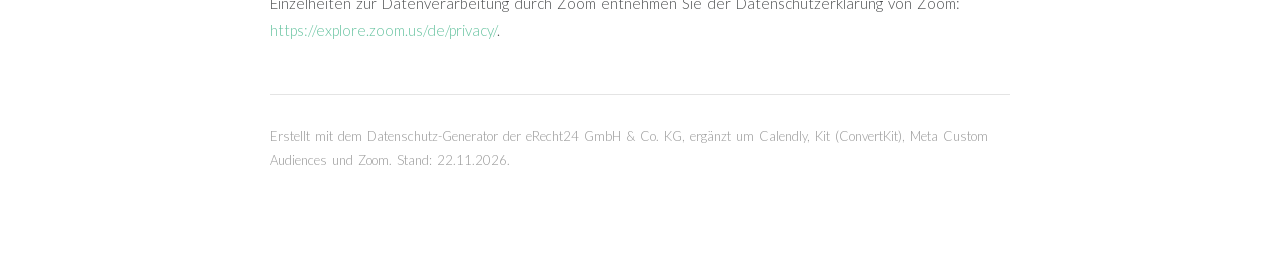
<file: datenschutz.html>
<!DOCTYPE html>
<html lang="de">
	<head>
		<meta charset="utf-8">
		<meta http-equiv="X-UA-Compatible" content="IE=edge">
		<meta name="viewport" content="width=device-width, initial-scale=1">
		<title>Datenschutzerklärung | Kleanthi Liodaki</title>
		<meta name="robots" content="noindex">
		<link href="css/bootstrap.min.css" rel="stylesheet">
		<link href="css/styles.css?v=1.2" rel="stylesheet">
		<link href="css/queries.css?v=1.2" rel="stylesheet">
		<link rel="stylesheet" href="/webfonts/fonts.css">
		<style>
			body { font-family: 'Lato', sans-serif; color: #353738; }
			.legal-wrap { max-width: 780px; margin: 0 auto; padding: 60px 20px 80px; line-height: 1.7; }
			.legal-wrap h1 { font-size: 26px; font-weight: 700; margin-bottom: 30px; }
			.legal-wrap h2 { font-size: 20px; font-weight: 700; margin-top: 45px; margin-bottom: 15px; }
			.legal-wrap h3 { font-size: 17px; font-weight: 700; margin-top: 28px; margin-bottom: 10px; }
			.legal-wrap h4 { font-size: 15px; font-weight: 700; margin-top: 20px; margin-bottom: 8px; }
			.legal-wrap p, .legal-wrap li { font-size: 15px; color: #4a4c4d; }
			.legal-wrap a { color: #64c29e; word-break: break-word; }
			.back-link { display: inline-block; margin-bottom: 20px; font-size: 14px; }
		</style>
	</head>
	<body>
		<div class="legal-wrap">
			<a class="back-link" href="index.html">← Zurück zur Startseite / Πίσω στην αρχική</a>
			<h1>Datenschutzerklärung</h1>

			<h2>1. Datenschutz auf einen Blick</h2>
			<h3>Allgemeine Hinweise</h3>
			<p>Die folgenden Hinweise geben einen einfachen Überblick darüber, was mit Ihren personenbezogenen Daten passiert, wenn Sie diese Website besuchen. Personenbezogene Daten sind alle Daten, mit denen Sie persönlich identifiziert werden können. Ausführliche Informationen zum Thema Datenschutz entnehmen Sie unserer unter diesem Text aufgeführten Datenschutzerklärung.</p>

			<h3>Datenerfassung auf dieser Website</h3>
			<h4>Wer ist verantwortlich für die Datenerfassung auf dieser Website?</h4>
			<p>Die Datenverarbeitung auf dieser Website erfolgt durch den Websitebetreiber. Dessen Kontaktdaten können Sie dem Abschnitt „Hinweis zur verantwortlichen Stelle“ in dieser Datenschutzerklärung entnehmen.</p>

			<h4>Wie erfassen wir Ihre Daten?</h4>
			<p>Ihre Daten werden zum einen dadurch erhoben, dass Sie uns diese mitteilen. Hierbei kann es sich z. B. um Daten handeln, die Sie in ein Kontaktformular eingeben.</p>
			<p>Andere Daten werden automatisch oder nach Ihrer Einwilligung beim Besuch der Website durch unsere IT-Systeme erfasst. Das sind vor allem technische Daten (z. B. Internetbrowser, Betriebssystem oder Uhrzeit des Seitenaufrufs). Die Erfassung dieser Daten erfolgt automatisch, sobald Sie diese Website betreten.</p>

			<h4>Wofür nutzen wir Ihre Daten?</h4>
			<p>Ein Teil der Daten wird erhoben, um eine fehlerfreie Bereitstellung der Website zu gewährleisten. Andere Daten können zur Analyse Ihres Nutzerverhaltens verwendet werden. Sofern über die Website Verträge geschlossen oder angebahnt werden können, werden die übermittelten Daten auch für Vertragsangebote, Bestellungen oder sonstige Auftragsanfragen verarbeitet.</p>

			<h4>Welche Rechte haben Sie bezüglich Ihrer Daten?</h4>
			<p>Sie haben jederzeit das Recht, unentgeltlich Auskunft über Herkunft, Empfänger und Zweck Ihrer gespeicherten personenbezogenen Daten zu erhalten. Sie haben außerdem ein Recht, die Berichtigung oder Löschung dieser Daten zu verlangen. Wenn Sie eine Einwilligung zur Datenverarbeitung erteilt haben, können Sie diese Einwilligung jederzeit für die Zukunft widerrufen. Außerdem haben Sie das Recht, unter bestimmten Umständen die Einschränkung der Verarbeitung Ihrer personenbezogenen Daten zu verlangen. Des Weiteren steht Ihnen ein Beschwerderecht bei der zuständigen Aufsichtsbehörde zu.</p>
			<p>Hierzu sowie zu weiteren Fragen zum Thema Datenschutz können Sie sich jederzeit an uns wenden.</p>

			<h3>Analyse-Tools und Tools von Drittanbietern</h3>
			<p>Beim Besuch dieser Website kann Ihr Surf-Verhalten statistisch ausgewertet werden. Das geschieht vor allem mit sogenannten Analyseprogrammen.</p>
			<p>Detaillierte Informationen zu diesen Analyseprogrammen finden Sie in der folgenden Datenschutzerklärung.</p>

			<h2>2. Hosting</h2>
			<p>Wir hosten die Inhalte unserer Website bei folgendem Anbieter:</p>
			<h3>Externes Hosting</h3>
			<p>Diese Website wird extern gehostet. Die personenbezogenen Daten, die auf dieser Website erfasst werden, werden auf den Servern des Hosters / der Hoster gespeichert. Hierbei kann es sich v. a. um IP-Adressen, Kontaktanfragen, Meta- und Kommunikationsdaten, Vertragsdaten, Kontaktdaten, Namen, Websitezugriffe und sonstige Daten, die über eine Website generiert werden, handeln.</p>
			<p>Das externe Hosting erfolgt zum Zwecke der Vertragserfüllung gegenüber unseren potenziellen und bestehenden Kunden (Art. 6 Abs. 1 lit. b DSGVO) und im Interesse einer sicheren, schnellen und effizienten Bereitstellung unseres Online-Angebots durch einen professionellen Anbieter (Art. 6 Abs. 1 lit. f DSGVO). Sofern eine entsprechende Einwilligung abgefragt wurde, erfolgt die Verarbeitung ausschließlich auf Grundlage von Art. 6 Abs. 1 lit. a DSGVO und § 25 Abs. 1 TDDDG, soweit die Einwilligung die Speicherung von Cookies oder den Zugriff auf Informationen im Endgerät des Nutzers (z. B. Device-Fingerprinting) im Sinne des TDDDG umfasst. Die Einwilligung ist jederzeit widerrufbar.</p>
			<p>Unser(e) Hoster wird bzw. werden Ihre Daten nur insoweit verarbeiten, wie dies zur Erfüllung seiner Leistungspflichten erforderlich ist und unsere Weisungen in Bezug auf diese Daten befolgen.</p>
			<p>Wir setzen folgende(n) Hoster ein:</p>
			<p>GitHub, Inc. (Dienst „GitHub Pages“)<br>88 Colton Street, San Francisco, CA 94107, USA</p>
			<p>Beim Aufruf dieser Website verarbeitet GitHub technisch notwendige Daten, insbesondere Ihre IP-Adresse, in Server-Logfiles, um die Seiten auszuliefern und die Sicherheit des Dienstes zu gewährleisten. Weitere Informationen finden Sie in der Datenschutzerklärung von GitHub: <a href="https://docs.github.com/de/site-policy/privacy-policies/github-general-privacy-statement" target="_blank">https://docs.github.com/de/site-policy/privacy-policies/github-general-privacy-statement</a></p>
			<h3>Datenübermittlung in die USA</h3>
			<p>Die Übermittlung von Daten in die USA wird auf das EU-US Data Privacy Framework (DPF) gestützt, nach dem GitHub nach eigenen Angaben zertifiziert ist, sowie auf die Standardvertragsklauseln der EU-Kommission.</p>

			<h2>3. Allgemeine Hinweise und Pflichtinformationen</h2>
			<h3>Datenschutz</h3>
			<p>Die Betreiber dieser Seiten nehmen den Schutz Ihrer persönlichen Daten sehr ernst. Wir behandeln Ihre personenbezogenen Daten vertraulich und entsprechend den gesetzlichen Datenschutzvorschriften sowie dieser Datenschutzerklärung.</p>
			<p>Wenn Sie diese Website benutzen, werden verschiedene personenbezogene Daten erhoben. Personenbezogene Daten sind Daten, mit denen Sie persönlich identifiziert werden können. Die vorliegende Datenschutzerklärung erläutert, welche Daten wir erheben und wofür wir sie nutzen. Sie erläutert auch, wie und zu welchem Zweck das geschieht.</p>
			<p>Wir weisen darauf hin, dass die Datenübertragung im Internet (z. B. bei der Kommunikation per E-Mail) Sicherheitslücken aufweisen kann. Ein lückenloser Schutz der Daten vor dem Zugriff durch Dritte ist nicht möglich.</p>

			<h3>Hinweis zur verantwortlichen Stelle</h3>
			<p>Die verantwortliche Stelle für die Datenverarbeitung auf dieser Website ist:</p>
			<p>Kleanthi Liodaki<br>Schlierbacher Landstraße 198<br>69118 Heidelberg<br>Deutschland</p>
			<p>Telefon: 017656547030<br>E-Mail: hello@kleanthiliodaki.com</p>
			<p>Verantwortliche Stelle ist die natürliche oder juristische Person, die allein oder gemeinsam mit anderen über die Zwecke und Mittel der Verarbeitung von personenbezogenen Daten (z. B. Namen, E-Mail-Adressen o. Ä.) entscheidet.</p>

			<h3>Speicherdauer</h3>
			<p>Soweit innerhalb dieser Datenschutzerklärung keine speziellere Speicherdauer genannt wurde, verbleiben Ihre personenbezogenen Daten bei uns, bis der Zweck für die Datenverarbeitung entfällt. Wenn Sie ein berechtigtes Löschersuchen geltend machen oder eine Einwilligung zur Datenverarbeitung widerrufen, werden Ihre Daten gelöscht, sofern wir keine anderen rechtlich zulässigen Gründe für die Speicherung Ihrer personenbezogenen Daten haben (z. B. steuer- oder handelsrechtliche Aufbewahrungsfristen); im letztgenannten Fall erfolgt die Löschung nach Fortfall dieser Gründe.</p>

			<h3>Allgemeine Hinweise zu den Rechtsgrundlagen der Datenverarbeitung auf dieser Website</h3>
			<p>Sofern Sie in die Datenverarbeitung eingewilligt haben, verarbeiten wir Ihre personenbezogenen Daten auf Grundlage von Art. 6 Abs. 1 lit. a DSGVO bzw. Art. 9 Abs. 2 lit. a DSGVO, sofern besondere Datenkategorien nach Art. 9 Abs. 1 DSGVO verarbeitet werden. Im Falle einer ausdrücklichen Einwilligung in die Übertragung personenbezogener Daten in Drittstaaten erfolgt die Datenverarbeitung außerdem auf Grundlage von Art. 49 Abs. 1 lit. a DSGVO. Sofern Sie in die Speicherung von Cookies oder in den Zugriff auf Informationen in Ihr Endgerät (z. B. via Device-Fingerprinting) eingewilligt haben, erfolgt die Datenverarbeitung zusätzlich auf Grundlage von § 25 Abs. 1 TDDDG. Die Einwilligung ist jederzeit widerrufbar. Sind Ihre Daten zur Vertragserfüllung oder zur Durchführung vorvertraglicher Maßnahmen erforderlich, verarbeiten wir Ihre Daten auf Grundlage des Art. 6 Abs. 1 lit. b DSGVO. Des Weiteren verarbeiten wir Ihre Daten, sofern diese zur Erfüllung einer rechtlichen Verpflichtung erforderlich sind, auf Grundlage von Art. 6 Abs. 1 lit. c DSGVO. Die Datenverarbeitung kann ferner auf Grundlage unseres berechtigten Interesses nach Art. 6 Abs. 1 lit. f DSGVO erfolgen. Über die jeweils im Einzelfall einschlägigen Rechtsgrundlagen wird in den folgenden Absätzen dieser Datenschutzerklärung informiert.</p>

			<h3>Empfänger von personenbezogenen Daten</h3>
			<p>Im Rahmen unserer Geschäftstätigkeit arbeiten wir mit verschiedenen externen Stellen zusammen. Dabei ist teilweise auch eine Übermittlung von personenbezogenen Daten an diese externen Stellen erforderlich. Wir geben personenbezogene Daten nur dann an externe Stellen weiter, wenn dies im Rahmen einer Vertragserfüllung erforderlich ist, wenn wir gesetzlich hierzu verpflichtet sind (z. B. Weitergabe von Daten an Steuerbehörden), wenn wir ein berechtigtes Interesse nach Art. 6 Abs. 1 lit. f DSGVO an der Weitergabe haben oder wenn eine sonstige Rechtsgrundlage die Datenweitergabe erlaubt. Beim Einsatz von Auftragsverarbeitern geben wir personenbezogene Daten unserer Kunden nur auf Grundlage eines gültigen Vertrags über Auftragsverarbeitung weiter. Im Falle einer gemeinsamen Verarbeitung wird ein Vertrag über gemeinsame Verarbeitung geschlossen.</p>

			<h3>Widerruf Ihrer Einwilligung zur Datenverarbeitung</h3>
			<p>Viele Datenverarbeitungsvorgänge sind nur mit Ihrer ausdrücklichen Einwilligung möglich. Sie können eine bereits erteilte Einwilligung jederzeit widerrufen. Die Rechtmäßigkeit der bis zum Widerruf erfolgten Datenverarbeitung bleibt vom Widerruf unberührt.</p>

			<h3>Widerspruchsrecht gegen die Datenerhebung in besonderen Fällen sowie gegen Direktwerbung (Art. 21 DSGVO)</h3>
			<p>WENN DIE DATENVERARBEITUNG AUF GRUNDLAGE VON ART. 6 ABS. 1 LIT. E ODER F DSGVO ERFOLGT, HABEN SIE JEDERZEIT DAS RECHT, AUS GRÜNDEN, DIE SICH AUS IHRER BESONDEREN SITUATION ERGEBEN, GEGEN DIE VERARBEITUNG IHRER PERSONENBEZOGENEN DATEN WIDERSPRUCH EINZULEGEN; DIES GILT AUCH FÜR EIN AUF DIESE BESTIMMUNGEN GESTÜTZTES PROFILING. DIE JEWEILIGE RECHTSGRUNDLAGE, AUF DENEN EINE VERARBEITUNG BERUHT, ENTNEHMEN SIE DIESER DATENSCHUTZERKLÄRUNG. WENN SIE WIDERSPRUCH EINLEGEN, WERDEN WIR IHRE BETROFFENEN PERSONENBEZOGENEN DATEN NICHT MEHR VERARBEITEN, ES SEI DENN, WIR KÖNNEN ZWINGENDE SCHUTZWÜRDIGE GRÜNDE FÜR DIE VERARBEITUNG NACHWEISEN, DIE IHRE INTERESSEN, RECHTE UND FREIHEITEN ÜBERWIEGEN ODER DIE VERARBEITUNG DIENT DER GELTENDMACHUNG, AUSÜBUNG ODER VERTEIDIGUNG VON RECHTSANSPRÜCHEN (WIDERSPRUCH NACH ART. 21 ABS. 1 DSGVO).</p>
			<p>WERDEN IHRE PERSONENBEZOGENEN DATEN VERARBEITET, UM DIREKTWERBUNG ZU BETREIBEN, SO HABEN SIE DAS RECHT, JEDERZEIT WIDERSPRUCH GEGEN DIE VERARBEITUNG SIE BETREFFENDER PERSONENBEZOGENER DATEN ZUM ZWECKE DERARTIGER WERBUNG EINZULEGEN; DIES GILT AUCH FÜR DAS PROFILING, SOWEIT ES MIT SOLCHER DIREKTWERBUNG IN VERBINDUNG STEHT. WENN SIE WIDERSPRECHEN, WERDEN IHRE PERSONENBEZOGENEN DATEN ANSCHLIESSEND NICHT MEHR ZUM ZWECKE DER DIREKTWERBUNG VERWENDET (WIDERSPRUCH NACH ART. 21 ABS. 2 DSGVO).</p>

			<h3>Beschwerderecht bei der zuständigen Aufsichtsbehörde</h3>
			<p>Im Falle von Verstößen gegen die DSGVO steht den Betroffenen ein Beschwerderecht bei einer Aufsichtsbehörde, insbesondere in dem Mitgliedstaat ihres gewöhnlichen Aufenthalts, ihres Arbeitsplatzes oder des Orts des mutmaßlichen Verstoßes zu. Das Beschwerderecht besteht unbeschadet anderweitiger verwaltungsrechtlicher oder gerichtlicher Rechtsbehelfe.</p>

			<h3>Recht auf Datenübertragbarkeit</h3>
			<p>Sie haben das Recht, Daten, die wir auf Grundlage Ihrer Einwilligung oder in Erfüllung eines Vertrags automatisiert verarbeiten, an sich oder an einen Dritten in einem gängigen, maschinenlesbaren Format aushändigen zu lassen. Sofern Sie die direkte Übertragung der Daten an einen anderen Verantwortlichen verlangen, erfolgt dies nur, soweit es technisch machbar ist.</p>

			<h3>Auskunft, Berichtigung und Löschung</h3>
			<p>Sie haben im Rahmen der geltenden gesetzlichen Bestimmungen jederzeit das Recht auf unentgeltliche Auskunft über Ihre gespeicherten personenbezogenen Daten, deren Herkunft und Empfänger und den Zweck der Datenverarbeitung und ggf. ein Recht auf Berichtigung oder Löschung dieser Daten. Hierzu sowie zu weiteren Fragen zum Thema personenbezogene Daten können Sie sich jederzeit an uns wenden.</p>

			<h3>Recht auf Einschränkung der Verarbeitung</h3>
			<p>Sie haben das Recht, die Einschränkung der Verarbeitung Ihrer personenbezogenen Daten zu verlangen. Hierzu können Sie sich jederzeit an uns wenden. Das Recht auf Einschränkung der Verarbeitung besteht in folgenden Fällen:</p>
			<ul>
				<li>Wenn Sie die Richtigkeit Ihrer bei uns gespeicherten personenbezogenen Daten bestreiten, benötigen wir in der Regel Zeit, um dies zu überprüfen. Für die Dauer der Prüfung haben Sie das Recht, die Einschränkung der Verarbeitung Ihrer personenbezogenen Daten zu verlangen.</li>
				<li>Wenn die Verarbeitung Ihrer personenbezogenen Daten unrechtmäßig geschah/geschieht, können Sie statt der Löschung die Einschränkung der Datenverarbeitung verlangen.</li>
				<li>Wenn wir Ihre personenbezogenen Daten nicht mehr benötigen, Sie sie jedoch zur Ausübung, Verteidigung oder Geltendmachung von Rechtsansprüchen benötigen, haben Sie das Recht, statt der Löschung die Einschränkung der Verarbeitung Ihrer personenbezogenen Daten zu verlangen.</li>
				<li>Wenn Sie einen Widerspruch nach Art. 21 Abs. 1 DSGVO eingelegt haben, muss eine Abwägung zwischen Ihren und unseren Interessen vorgenommen werden. Solange noch nicht feststeht, wessen Interessen überwiegen, haben Sie das Recht, die Einschränkung der Verarbeitung Ihrer personenbezogenen Daten zu verlangen.</li>
			</ul>
			<p>Wenn Sie die Verarbeitung Ihrer personenbezogenen Daten eingeschränkt haben, dürfen diese Daten – von ihrer Speicherung abgesehen – nur mit Ihrer Einwilligung oder zur Geltendmachung, Ausübung oder Verteidigung von Rechtsansprüchen oder zum Schutz der Rechte einer anderen natürlichen oder juristischen Person oder aus Gründen eines wichtigen öffentlichen Interesses der Europäischen Union oder eines Mitgliedstaats verarbeitet werden.</p>

			<h3>SSL- bzw. TLS-Verschlüsselung</h3>
			<p>Diese Seite nutzt aus Sicherheitsgründen und zum Schutz der Übertragung vertraulicher Inhalte, wie zum Beispiel Bestellungen oder Anfragen, die Sie an uns als Seitenbetreiber senden, eine SSL- bzw. TLS-Verschlüsselung. Eine verschlüsselte Verbindung erkennen Sie daran, dass die Adresszeile des Browsers von „http://“ auf „https://“ wechselt und an dem Schloss-Symbol in Ihrer Browserzeile.</p>
			<p>Wenn die SSL- bzw. TLS-Verschlüsselung aktiviert ist, können die Daten, die Sie an uns übermitteln, nicht von Dritten mitgelesen werden.</p>

			<h3>Widerspruch gegen Werbe-E-Mails</h3>
			<p>Der Nutzung von im Rahmen der Impressumspflicht veröffentlichten Kontaktdaten zur Übersendung von nicht ausdrücklich angeforderter Werbung und Informationsmaterialien wird hiermit widersprochen. Die Betreiber der Seiten behalten sich ausdrücklich rechtliche Schritte im Falle der unverlangten Zusendung von Werbeinformationen, etwa durch Spam-E-Mails, vor.</p>

			<h2>4. Datenerfassung auf dieser Website</h2>
			<h3>Cookies</h3>
			<p>Unsere Internetseiten verwenden so genannte „Cookies“. Cookies sind kleine Datenpakete und richten auf Ihrem Endgerät keinen Schaden an. Sie werden entweder vorübergehend für die Dauer einer Sitzung (Session-Cookies) oder dauerhaft (permanente Cookies) auf Ihrem Endgerät gespeichert. Session-Cookies werden nach Ende Ihres Besuchs automatisch gelöscht. Permanente Cookies bleiben auf Ihrem Endgerät gespeichert, bis Sie diese selbst löschen oder eine automatische Löschung durch Ihren Webbrowser erfolgt.</p>
			<p>Cookies können von uns (First-Party-Cookies) oder von Drittunternehmen stammen (sog. Third-Party-Cookies). Third-Party-Cookies ermöglichen die Einbindung bestimmter Dienstleistungen von Drittunternehmen innerhalb von Webseiten (z. B. Cookies zur Abwicklung von Zahlungsdienstleistungen).</p>
			<p>Cookies haben verschiedene Funktionen. Zahlreiche Cookies sind technisch notwendig, da bestimmte Webseitenfunktionen ohne diese nicht funktionieren würden (z. B. die Warenkorbfunktion oder die Anzeige von Videos). Andere Cookies können zur Auswertung des Nutzerverhaltens oder zu Werbezwecken verwendet werden.</p>
			<p>Cookies, die zur Durchführung des elektronischen Kommunikationsvorgangs, zur Bereitstellung bestimmter, von Ihnen erwünschter Funktionen (z. B. für die Warenkorbfunktion) oder zur Optimierung der Website (z. B. Cookies zur Messung des Webpublikums) erforderlich sind (notwendige Cookies), werden auf Grundlage von Art. 6 Abs. 1 lit. f DSGVO gespeichert, sofern keine andere Rechtsgrundlage angegeben wird. Der Websitebetreiber hat ein berechtigtes Interesse an der Speicherung von notwendigen Cookies zur technisch fehlerfreien und optimierten Bereitstellung seiner Dienste. Sofern eine Einwilligung zur Speicherung von Cookies und vergleichbaren Wiedererkennungstechnologien abgefragt wurde, erfolgt die Verarbeitung ausschließlich auf Grundlage dieser Einwilligung (Art. 6 Abs. 1 lit. a DSGVO und § 25 Abs. 1 TDDDG); die Einwilligung ist jederzeit widerrufbar.</p>
			<p>Sie können Ihren Browser so einstellen, dass Sie über das Setzen von Cookies informiert werden und Cookies nur im Einzelfall erlauben, die Annahme von Cookies für bestimmte Fälle oder generell ausschließen sowie das automatische Löschen der Cookies beim Schließen des Browsers aktivieren. Bei der Deaktivierung von Cookies kann die Funktionalität dieser Website eingeschränkt sein.</p>
			<p>Sofern weitere Cookies und Dienste auf dieser Website eingesetzt werden, können Sie dies dieser Datenschutzerklärung entnehmen.</p>

			<h2>5. Newsletter</h2>
			<h3>Newsletterdaten</h3>
			<p>Wenn Sie den auf der Website angebotenen Newsletter beziehen möchten, benötigen wir von Ihnen eine E-Mail-Adresse sowie Informationen, welche uns die Überprüfung gestatten, dass Sie der Inhaber der angegebenen E-Mail-Adresse sind und mit dem Empfang des Newsletters einverstanden sind. Weitere Daten werden nicht bzw. nur auf freiwilliger Basis erhoben. Diese Daten verwenden wir ausschließlich für den Versand der angeforderten Informationen und geben diese nicht an Dritte weiter.</p>
			<p>Die Verarbeitung der in das Newsletteranmeldeformular eingegebenen Daten erfolgt ausschließlich auf Grundlage Ihrer Einwilligung (Art. 6 Abs. 1 lit. a DSGVO). Die erteilte Einwilligung zur Speicherung der Daten, der E-Mail-Adresse sowie deren Nutzung zum Versand des Newsletters können Sie jederzeit widerrufen, etwa über den „Austragen“-Link im Newsletter. Die Rechtmäßigkeit der bereits erfolgten Datenverarbeitungsvorgänge bleibt vom Widerruf unberührt.</p>
			<p>Die von Ihnen zum Zwecke des Newsletter-Bezugs bei uns hinterlegten Daten werden von uns bis zu Ihrer Austragung aus dem Newsletter bei uns bzw. dem Newsletterdiensteanbieter gespeichert und nach der Abbestellung des Newsletters oder nach Zweckfortfall aus der Newsletterverteilerliste gelöscht. Wir behalten uns vor, E-Mail-Adressen aus unserem Newsletterverteiler nach eigenem Ermessen im Rahmen unseres berechtigten Interesses nach Art. 6 Abs. 1 lit. f DSGVO zu löschen oder zu sperren.</p>
			<p>Daten, die zu anderen Zwecken bei uns gespeichert wurden, bleiben hiervon unberührt.</p>
			<p>Nach Ihrer Austragung aus der Newsletterverteilerliste wird Ihre E-Mail-Adresse bei uns bzw. dem Newsletterdiensteanbieter ggf. in einer Blacklist gespeichert, sofern dies zur Verhinderung künftiger Mailings erforderlich ist. Die Daten aus der Blacklist werden nur für diesen Zweck verwendet und nicht mit anderen Daten zusammengeführt. Dies dient sowohl Ihrem Interesse als auch unserem Interesse an der Einhaltung der gesetzlichen Vorgaben beim Versand von Newslettern (berechtigtes Interesse im Sinne des Art. 6 Abs. 1 lit. f DSGVO). Die Speicherung in der Blacklist ist zeitlich nicht befristet. Sie können der Speicherung widersprechen, sofern Ihre Interessen unser berechtigtes Interesse überwiegen.</p>

			<h3>Newsletterversand über Kit (ehemals ConvertKit)</h3>
			<p>Der Versand der Newsletter erfolgt mittels des Versanddienstleisters Kit (ehemals ConvertKit), ein Angebot der Kit Inc., 210 SW Morrison St, Suite 500, Portland, OR 97204, USA. Die E-Mail-Adressen unserer Newsletterempfänger, ebenso wie deren weitere im Rahmen dieser Hinweise beschriebenen Daten, werden auf den Servern von Kit gespeichert. Kit verwendet diese Informationen zum Versand und zur statistischen Auswertung der Newsletter in unserem Auftrag.</p>
			<p>Die Auswertung erfolgt, um zu erkennen, ob und welche Links im Newsletter angeklickt wurden. Ebenso wird protokolliert, ob die Newsletter geöffnet wurden. Dies dient dazu, das Verhalten der Nutzer anhand der geöffneten E-Mails nachzuvollziehen.</p>
			<p>Möchten Sie einer Datenanalyse durch Kit widersprechen, müssen Sie den Newsletter abbestellen. Hierfür stellen wir in jeder Newsletternachricht einen entsprechenden Link zur Verfügung.</p>
			<p>Die Datenverarbeitung erfolgt auf Grundlage Ihrer Einwilligung (Art. 6 Abs. 1 lit. a DSGVO). Die Datenübertragung in die USA erfolgt auf Grundlage der Standardvertragsklauseln der EU-Kommission.</p>
			<p>Weitere Informationen entnehmen Sie den Datenschutzbestimmungen von Kit: <a href="https://kit.com/privacy" target="_blank">https://kit.com/privacy</a>.</p>

			<h2>6. Plugins und Tools</h2>
			<h3>YouTube</h3>
			<p>Diese Website bindet Videos der Website YouTube ein. Betreiber der Website ist die Google Ireland Limited („Google“), Gordon House, Barrow Street, Dublin 4, Irland.</p>
			<p>Wenn Sie eine unserer Webseiten besuchen, auf denen YouTube eingebunden ist, wird eine Verbindung zu den Servern von YouTube hergestellt. Dabei wird dem YouTube-Server mitgeteilt, welche unserer Seiten Sie besucht haben.</p>
			<p>Des Weiteren kann YouTube verschiedene Cookies auf Ihrem Endgerät speichern oder vergleichbare Technologien zur Wiedererkennung verwenden (z. B. Device-Fingerprinting). Auf diese Weise kann YouTube Informationen über Besucher dieser Website erhalten. Diese Informationen werden u. a. verwendet, um Videostatistiken zu erfassen, die Anwenderfreundlichkeit zu verbessern und Betrugsversuchen vorzubeugen. Des Weiteren werden die erfassten Daten im Google-Werbenetzwerk verarbeitet.</p>
			<p>Wenn Sie in Ihrem YouTube-Account eingeloggt sind, ermöglichen Sie YouTube, Ihr Surfverhalten direkt Ihrem persönlichen Profil zuzuordnen. Dies können Sie verhindern, indem Sie sich aus Ihrem YouTube-Account ausloggen.</p>
			<p>Die Nutzung von YouTube erfolgt im Interesse einer ansprechenden Darstellung unserer Online-Angebote. Dies stellt ein berechtigtes Interesse im Sinne von Art. 6 Abs. 1 lit. f DSGVO dar. Sofern eine entsprechende Einwilligung abgefragt wurde, erfolgt die Verarbeitung ausschließlich auf Grundlage von Art. 6 Abs. 1 lit. a DSGVO und § 25 Abs. 1 TDDDG, soweit die Einwilligung die Speicherung von Cookies oder den Zugriff auf Informationen im Endgerät des Nutzers (z. B. Device-Fingerprinting) im Sinne des TDDDG umfasst. Die Einwilligung ist jederzeit widerrufbar.</p>
			<p>Weitere Informationen zum Umgang mit Nutzerdaten finden Sie in der Datenschutzerklärung von YouTube unter: <a href="https://policies.google.com/privacy?hl=de" target="_blank">https://policies.google.com/privacy?hl=de</a>.</p>
			<p>Das Unternehmen verfügt über eine Zertifizierung nach dem „EU-US Data Privacy Framework“ (DPF). Weitere Informationen: <a href="https://www.dataprivacyframework.gov/participant/5780" target="_blank">https://www.dataprivacyframework.gov/participant/5780</a>.</p>

			<h3>Schriftarten (lokal eingebunden)</h3>
			<p>Diese Website verwendet zur einheitlichen Darstellung Schriftarten (Literata, Commissioner, Comfortaa, Lato), die lokal auf unserem eigenen Server gespeichert sind und von dort geladen werden. Eine Verbindung zu Servern von Google oder anderen Anbietern findet dabei nicht statt; es werden keine personenbezogenen Daten an Dritte übermittelt.</p>
			<p>Gleiches gilt für die Programmbibliothek jQuery, die ebenfalls lokal von unserem Server geladen wird.</p>

			<h2>7. Eigene Dienste</h2>
			<h3>Google Drive</h3>
			<p>Wir haben Google Drive auf dieser Website eingebunden. Anbieter ist die Google Ireland Limited („Google“), Gordon House, Barrow Street, Dublin 4, Irland.</p>
			<p>Google Drive ermöglicht es uns, einen Uploadbereich auf unserer Website einzubinden, in dem Sie Inhalte hochladen können. Wenn Sie Inhalte hochladen, werden diese auf den Servern von Google Drive gespeichert. Wenn Sie unsere Website betreten, wird außerdem eine Verbindung zu Google Drive aufgebaut, sodass Google Drive feststellen kann, dass Sie unsere Website besucht haben.</p>
			<p>Die Verwendung von Google Drive erfolgt auf Grundlage von Art. 6 Abs. 1 lit. f DSGVO. Der Websitebetreiber hat ein berechtigtes Interesse an einem zuverlässigen Uploadbereich auf seiner Website. Sofern eine entsprechende Einwilligung abgefragt wurde, erfolgt die Verarbeitung ausschließlich auf Grundlage von Art. 6 Abs. 1 lit. a DSGVO; die Einwilligung ist jederzeit widerrufbar.</p>
			<p>Das Unternehmen verfügt über eine Zertifizierung nach dem „EU-US Data Privacy Framework“ (DPF). Weitere Informationen: <a href="https://www.dataprivacyframework.gov/participant/5780" target="_blank">https://www.dataprivacyframework.gov/participant/5780</a>.</p>

			<h3>Calendly</h3>
			<p>Für die Terminvereinbarung nutzen wir auf dieser Website den Dienst Calendly. Anbieter ist die Calendly LLC, 271 17th St NW, Suite 1000, Atlanta, GA 30363, USA.</p>
			<p>Calendly wird eingesetzt, um Nutzern die Möglichkeit zu geben, Termine online zu buchen. Die dazu von Ihnen eingegebenen Daten (z. B. Name, E-Mail-Adresse, gewünschter Termin) werden an Calendly übermittelt und dort verarbeitet. Die über Calendly gebuchten Termine können automatisch mit dem Videokonferenztool Zoom verknüpft werden, sodass die für die Durchführung der Videokonferenz erforderlichen Daten ebenfalls verarbeitet werden (siehe Abschnitt „Audio- und Videokonferenzen“).</p>
			<p>Die Nutzung von Calendly erfolgt auf Grundlage von Art. 6 Abs. 1 lit. f DSGVO. Der Websitebetreiber hat ein berechtigtes Interesse an einer zuverlässigen und komfortablen Terminplanung. Sofern eine entsprechende Einwilligung abgefragt wurde, erfolgt die Verarbeitung ausschließlich auf Grundlage von Art. 6 Abs. 1 lit. a DSGVO; die Einwilligung ist jederzeit widerrufbar.</p>
			<p>Die Datenübertragung in die USA erfolgt auf Grundlage der Standardvertragsklauseln der EU-Kommission. Weitere Informationen entnehmen Sie der Datenschutzerklärung von Calendly: <a href="https://calendly.com/privacy" target="_blank">https://calendly.com/privacy</a>.</p>

			<h3 id="lernkarten">Lernkarten für Kursteilnehmer (Google Apps Script / Google Sheets)</h3>
			<p>Auf der Unterseite <a href="https://kleanthiliodaki.com/karten/">kleanthiliodaki.com/karten/</a> stellen wir den Teilnehmerinnen und Teilnehmern unseres Kurses „No-Brainer“ Lernkarten zur Wiederholung zur Verfügung. Ihr Lernfortschritt wird im lokalen Speicher (localStorage) Ihres Browsers gespeichert und verlässt Ihr Gerät dabei nicht.</p>
			<p>Wenn Sie zu Beginn freiwillig Ihren Namen eingeben, wird nach jeder Lerneinheit eine kurze Zusammenfassung an eine Google-Tabelle der Websitebetreiberin übermittelt: der eingegebene Name, Datum und Uhrzeit, die ausgewählten Handouts, die Anzahl der wiederholten und der beim ersten Versuch richtig beantworteten Karten, die Karten, die nicht richtig beantwortet wurden, sowie der Lernstand (Anzahl der Karten je Wiederholungsstufe). Für die Übermittlung wird ein Dienst von Google (Google Apps Script) aufgerufen; Anbieter ist die Google Ireland Limited („Google“), Gordon House, Barrow Street, Dublin 4, Irland. Dabei wird Ihre IP-Adresse an Google übertragen. Ohne Namenseingabe werden keine Daten übermittelt.</p>
			<p>Zweck der Verarbeitung ist die Begleitung Ihres Lernfortschritts im Rahmen des Kurses. Rechtsgrundlage ist Art. 6 Abs. 1 lit. b DSGVO (Durchführung des Kursvertrags). Die Daten werden gelöscht, sobald sie für die Kursbegleitung nicht mehr erforderlich sind, spätestens zwölf Monate nach Ende Ihres Kurszugangs. Sie können jederzeit die Löschung verlangen.</p>
			<p>Das Unternehmen verfügt über eine Zertifizierung nach dem „EU-US Data Privacy Framework“ (DPF). Weitere Informationen: <a href="https://www.dataprivacyframework.gov/participant/5780" target="_blank">https://www.dataprivacyframework.gov/participant/5780</a>.</p>

			<h2>8. Analyse-Tools und Werbung</h2>
			<h3 id="facebook-pixel">Facebook-Pixel und Meta Custom Audiences</h3>
			<p>Diese Website nutzt zu Marketing- und Optimierungszwecken das sogenannte „Facebook-Pixel“ des sozialen Netzwerks Facebook, das von der Meta Platforms Ireland Limited, 4 Grand Canal Square, Grand Canal Harbour, Dublin 2, Irland („Meta“) betrieben wird.</p>
			<p>Mithilfe des Facebook-Pixels ist es Facebook zum einen möglich, die Besucher unserer Website als Zielgruppe für die Darstellung von Anzeigen (sog. „Facebook-Ads“) zu bestimmen. Dementsprechend setzen wir das Facebook-Pixel ein, um die durch uns geschalteten Facebook-Ads nur solchen Nutzern bei Facebook anzuzeigen, die auch ein Interesse an unserem Internetauftritt gezeigt haben.</p>
			<p>Des Weiteren nutzen wir „Meta Custom Audiences“ (individuelle Zielgruppen), um bestehende Kontakte (z. B. E-Mail-Adressen unserer Newsletter-Abonnenten) in pseudonymisierter, gehashter Form an Meta zu übermitteln. Meta gleicht diese Daten mit den bei Meta hinterlegten Nutzerdaten ab, um passende Werbeanzeigen gezielt an Personen anzuzeigen, die uns bereits bekannt sind, bzw. um ihnen ähnliche Nutzer zu erreichen (sog. Lookalike Audiences).</p>
			<p>Mit Hilfe des Facebook-Pixels wollen wir zudem sicherstellen, dass unsere Facebook-Ads dem potenziellen Interesse der Nutzer entsprechen und nicht belästigend wirken. Mit Hilfe des Facebook-Pixels können wir ferner die Wirksamkeit der Facebook-Werbeanzeigen für statistische und Marktforschungszwecke nachvollziehen, indem uns angezeigt wird, ob Nutzer nach dem Klick auf eine Facebook-Werbeanzeige auf unsere Website weitergeleitet wurden.</p>
			<p>Das Facebook-Pixel wird erst geladen, nachdem Sie im Hinweisfenster dieser Website ausdrücklich eingewilligt haben („Ναι, εντάξει“). Rechtsgrundlage ist Ihre Einwilligung (Art. 6 Abs. 1 lit. a DSGVO und § 25 Abs. 1 TDDDG). Lehnen Sie ab („Όχι, ευχαριστώ“), wird das Pixel nicht geladen und es werden keine Daten an Meta übermittelt. Ihre Entscheidung wird lediglich im lokalen Speicher (localStorage) Ihres Browsers vermerkt, damit wir Sie nicht bei jedem Besuch erneut fragen; dies ist für die Speicherung Ihrer Entscheidung unbedingt erforderlich (§ 25 Abs. 2 Nr. 2 TDDDG).</p>
			<p>Sie können Ihre Einwilligung jederzeit mit Wirkung für die Zukunft widerrufen bzw. Ihre Entscheidung ändern: <button type="button" onclick="window.g4gConsent &amp;&amp; g4gConsent.reset()" style="font:inherit;padding:4px 10px;border:1px solid #3f4447;border-radius:6px;background:#fff;cursor:pointer;">Entscheidung ändern / Άλλαξε την επιλογή σου</button></p>
			<p>Die Nutzung der Meta Custom Audiences (Abgleich gehashter Kontaktdaten, siehe oben) erfolgt auf Grundlage von Art. 6 Abs. 1 lit. f DSGVO. Der Websitebetreiber hat ein berechtigtes Interesse an effektiven Werbemaßnahmen unter Einschluss der sozialen Medien.</p>
			<p>Spezielle Hinweise und weitere Informationen zum Datenschutz finden Sie in den Datenverwendungsrichtlinien von Facebook: <a href="https://www.facebook.com/policy" target="_blank">https://www.facebook.com/policy</a>.</p>
			<p>Sie können die Remarketing-Funktion „Custom Audiences“ im Bereich Einstellungen für Werbeanzeigen deaktivieren: <a href="https://www.facebook.com/ads/preferences/?entry_product=ad_settings_screen" target="_blank">https://www.facebook.com/ads/preferences</a>. Dazu müssen Sie bei Facebook angemeldet sein.</p>
			<p>Das Unternehmen verfügt über eine Zertifizierung nach dem „EU-US Data Privacy Framework“ (DPF).</p>

			<h2>9. Audio- und Videokonferenzen</h2>
			<h3>Zoom</h3>
			<p>Wir nutzen für die Durchführung von Unterrichtsstunden und über Calendly gebuchten Terminen das Tool „Zoom“. Anbieter ist die Zoom Video Communications, Inc., 55 Almaden Boulevard, 6th Floor, San Jose, CA 95113, USA (nachfolgend „Zoom“).</p>
			<p>Wir nutzen Zoom, um Online-Meetings und Videokonferenzen mit Kunden und Interessenten durchzuführen. Ist Zoom Teil unserer nach Art. 6 Abs. 1 lit. b DSGVO erforderlichen (Vor-)Vertragsleistungen, ist Rechtsgrundlage für die Nutzung Art. 6 Abs. 1 lit. b DSGVO. Andernfalls erfolgt die Nutzung von Zoom auf Grundlage von Art. 6 Abs. 1 lit. f DSGVO. Es besteht ein berechtigtes Interesse an einer möglichst reibungslosen Kommunikation mit Kunden und Vertragspartnern. Sofern eine entsprechende Einwilligung abgefragt wurde, erfolgt die Verarbeitung ausschließlich auf Grundlage von Art. 6 Abs. 1 lit. a DSGVO und § 25 Abs. 1 TDDDG, soweit die Einwilligung die Speicherung von Cookies oder den Zugriff auf Informationen im Endgerät des Nutzers im Sinne des TDDDG umfasst. Die Einwilligung ist jederzeit widerrufbar.</p>
			<p>Wenn Sie an einer per Zoom durchgeführten Videokonferenz teilnehmen, erhebt Zoom verschiedene Datenarten, u. a.: Angaben zum Nutzer (Vorname, Nachname, E-Mail-Adresse, ggf. Telefonnummer), Meeting-Metadaten (Datum, Uhrzeit, Meeting-ID, Teilnehmer-IP-Adressen), Text-, Audio- und Videodaten sowie technische Daten (IP-Adresse, Geräte-Typ, Betriebssystem).</p>
			<p>Zoom verarbeitet auch personenbezogene Daten in den USA, ist jedoch auf Grundlage des „EU-US Data Privacy Framework“ (DPF) zertifiziert. Weitere Informationen hierzu erhalten Sie vom Anbieter unter: <a href="https://www.dataprivacyframework.gov/participant/40911" target="_blank">https://www.dataprivacyframework.gov/participant/40911</a>.</p>
			<p>Einzelheiten zur Datenverarbeitung durch Zoom entnehmen Sie der Datenschutzerklärung von Zoom: <a href="https://explore.zoom.us/de/privacy/" target="_blank">https://explore.zoom.us/de/privacy/</a>.</p>

			<hr style="margin: 50px 0 30px; border-color: #e4e4e4;">
			<p style="font-size: 13px; color: #999;">Erstellt mit dem Datenschutz-Generator der eRecht24 GmbH & Co. KG, ergänzt um Calendly, Kit (ConvertKit), Meta Custom Audiences und Zoom. Stand: 22.11.2026.</p>
		</div>
	<script src="/consent.js"></script>
</body>
</html>
</file>
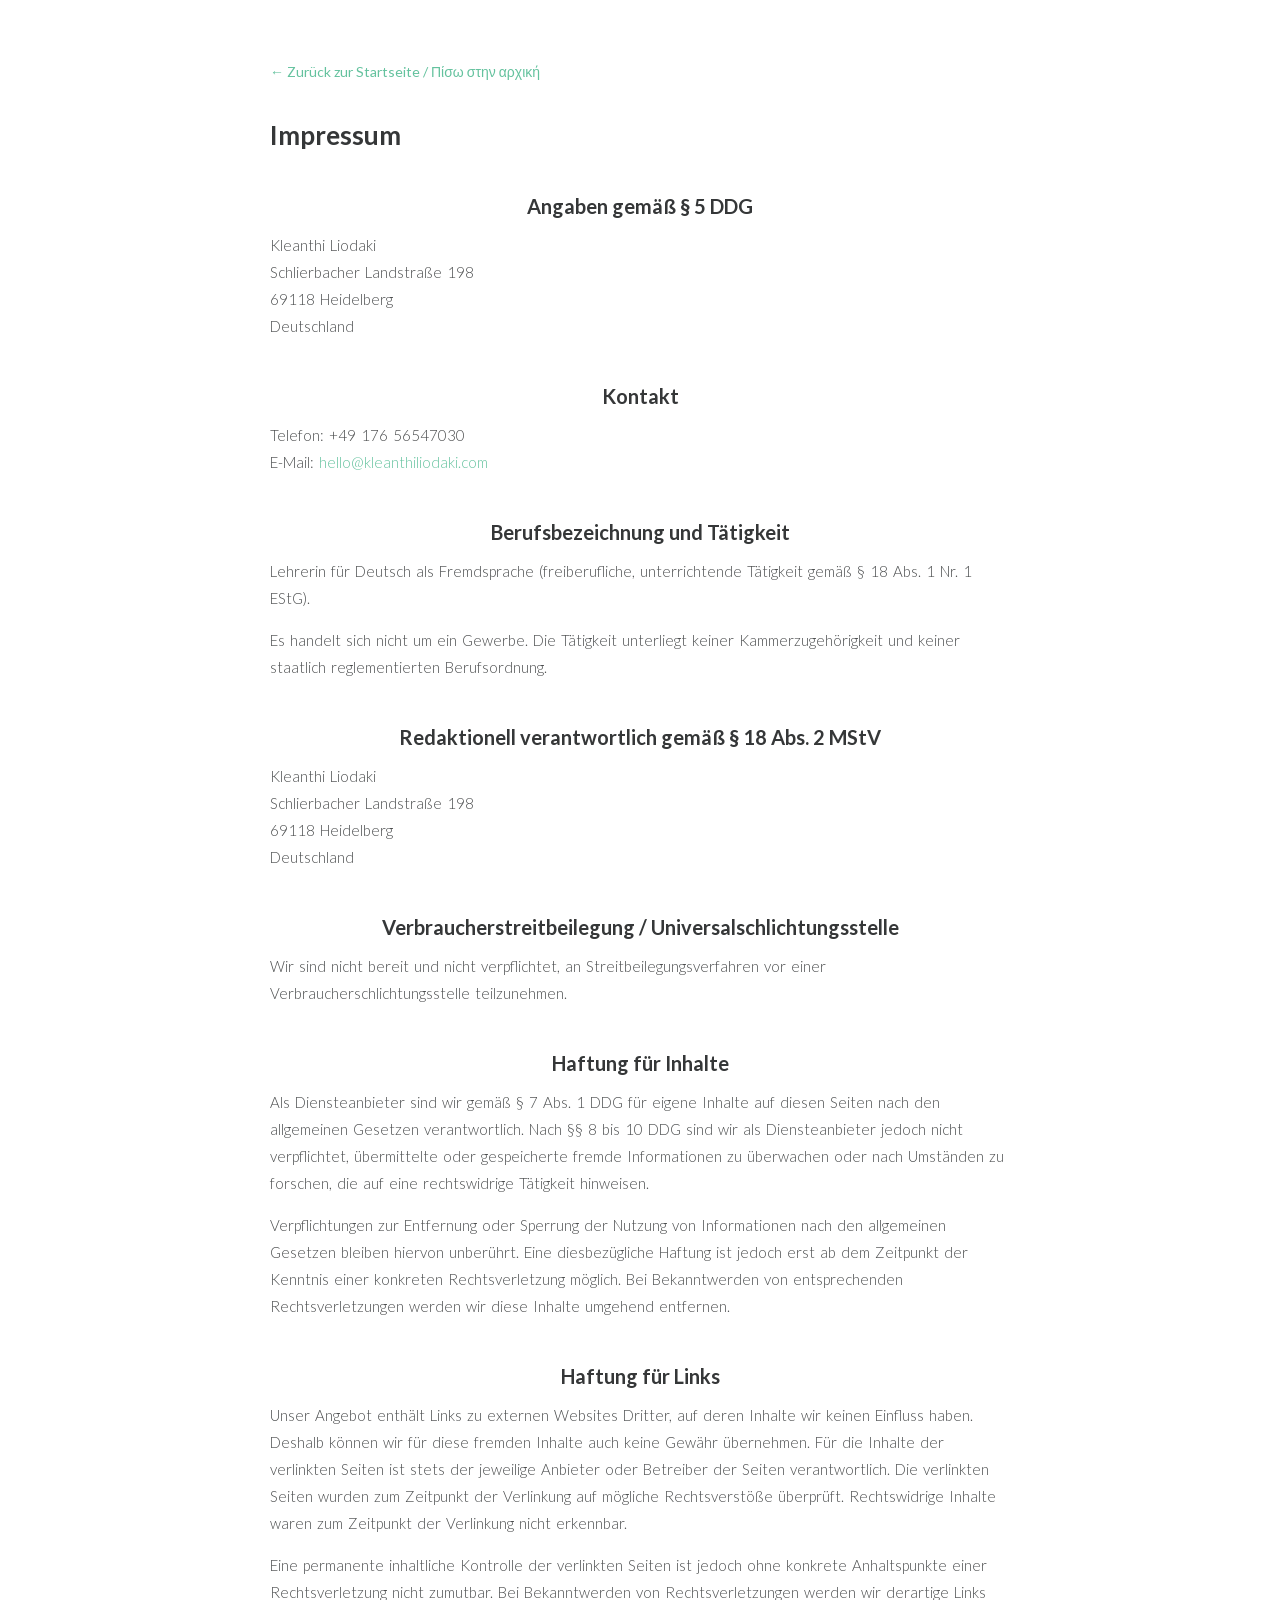
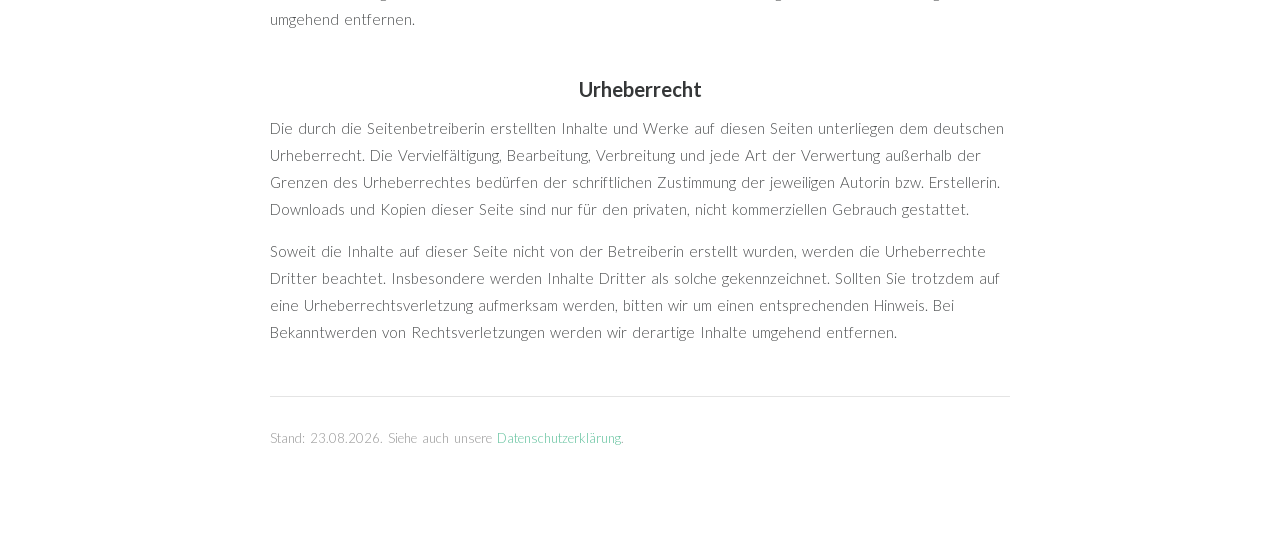
<file: impressum.html>
<!DOCTYPE html>
<html lang="de">
	<head>
		<meta charset="utf-8">
		<meta http-equiv="X-UA-Compatible" content="IE=edge">
		<meta name="viewport" content="width=device-width, initial-scale=1">
		<title>Impressum | Kleanthi Liodaki</title>
		<meta name="robots" content="noindex">
		<link href="css/bootstrap.min.css" rel="stylesheet">
		<link href="css/styles.css?v=1.2" rel="stylesheet">
		<link href="css/queries.css?v=1.2" rel="stylesheet">
		<link rel="stylesheet" href="/webfonts/fonts.css">
		<style>
			body { font-family: 'Lato', sans-serif; color: #353738; }
			.legal-wrap { max-width: 780px; margin: 0 auto; padding: 60px 20px 80px; line-height: 1.7; }
			.legal-wrap h1 { font-size: 26px; font-weight: 700; margin-bottom: 30px; }
			.legal-wrap h2 { font-size: 20px; font-weight: 700; margin-top: 45px; margin-bottom: 15px; }
			.legal-wrap h3 { font-size: 17px; font-weight: 700; margin-top: 28px; margin-bottom: 10px; }
			.legal-wrap p, .legal-wrap li { font-size: 15px; color: #4a4c4d; }
			.legal-wrap a { color: #64c29e; word-break: break-word; }
			.back-link { display: inline-block; margin-bottom: 20px; font-size: 14px; }
		</style>
	</head>
	<body>
		<div class="legal-wrap">
			<a class="back-link" href="index.html">← Zurück zur Startseite / Πίσω στην αρχική</a>
			<h1>Impressum</h1>

			<h2>Angaben gemäß § 5 DDG</h2>
			<p>Kleanthi Liodaki<br>
			Schlierbacher Landstraße 198<br>
			69118 Heidelberg<br>
			Deutschland</p>

			<h2>Kontakt</h2>
			<p>Telefon: +49 176 56547030<br>
			E-Mail: <a href="mailto:hello@kleanthiliodaki.com">hello@kleanthiliodaki.com</a></p>

			<h2>Berufsbezeichnung und Tätigkeit</h2>
			<p>Lehrerin für Deutsch als Fremdsprache (freiberufliche, unterrichtende Tätigkeit gemäß § 18 Abs. 1 Nr. 1 EStG).</p>
			<p>Es handelt sich nicht um ein Gewerbe. Die Tätigkeit unterliegt keiner Kammerzugehörigkeit und keiner staatlich reglementierten Berufsordnung.</p>

			<h2>Redaktionell verantwortlich gemäß § 18 Abs. 2 MStV</h2>
			<p>Kleanthi Liodaki<br>
			Schlierbacher Landstraße 198<br>
			69118 Heidelberg<br>
			Deutschland</p>

			<h2>Verbraucherstreitbeilegung / Universalschlichtungsstelle</h2>
			<p>Wir sind nicht bereit und nicht verpflichtet, an Streitbeilegungsverfahren vor einer Verbraucherschlichtungsstelle teilzunehmen.</p>

			<h2>Haftung für Inhalte</h2>
			<p>Als Diensteanbieter sind wir gemäß § 7 Abs. 1 DDG für eigene Inhalte auf diesen Seiten nach den allgemeinen Gesetzen verantwortlich. Nach §§ 8 bis 10 DDG sind wir als Diensteanbieter jedoch nicht verpflichtet, übermittelte oder gespeicherte fremde Informationen zu überwachen oder nach Umständen zu forschen, die auf eine rechtswidrige Tätigkeit hinweisen.</p>
			<p>Verpflichtungen zur Entfernung oder Sperrung der Nutzung von Informationen nach den allgemeinen Gesetzen bleiben hiervon unberührt. Eine diesbezügliche Haftung ist jedoch erst ab dem Zeitpunkt der Kenntnis einer konkreten Rechtsverletzung möglich. Bei Bekanntwerden von entsprechenden Rechtsverletzungen werden wir diese Inhalte umgehend entfernen.</p>

			<h2>Haftung für Links</h2>
			<p>Unser Angebot enthält Links zu externen Websites Dritter, auf deren Inhalte wir keinen Einfluss haben. Deshalb können wir für diese fremden Inhalte auch keine Gewähr übernehmen. Für die Inhalte der verlinkten Seiten ist stets der jeweilige Anbieter oder Betreiber der Seiten verantwortlich. Die verlinkten Seiten wurden zum Zeitpunkt der Verlinkung auf mögliche Rechtsverstöße überprüft. Rechtswidrige Inhalte waren zum Zeitpunkt der Verlinkung nicht erkennbar.</p>
			<p>Eine permanente inhaltliche Kontrolle der verlinkten Seiten ist jedoch ohne konkrete Anhaltspunkte einer Rechtsverletzung nicht zumutbar. Bei Bekanntwerden von Rechtsverletzungen werden wir derartige Links umgehend entfernen.</p>

			<h2>Urheberrecht</h2>
			<p>Die durch die Seitenbetreiberin erstellten Inhalte und Werke auf diesen Seiten unterliegen dem deutschen Urheberrecht. Die Vervielfältigung, Bearbeitung, Verbreitung und jede Art der Verwertung außerhalb der Grenzen des Urheberrechtes bedürfen der schriftlichen Zustimmung der jeweiligen Autorin bzw. Erstellerin. Downloads und Kopien dieser Seite sind nur für den privaten, nicht kommerziellen Gebrauch gestattet.</p>
			<p>Soweit die Inhalte auf dieser Seite nicht von der Betreiberin erstellt wurden, werden die Urheberrechte Dritter beachtet. Insbesondere werden Inhalte Dritter als solche gekennzeichnet. Sollten Sie trotzdem auf eine Urheberrechtsverletzung aufmerksam werden, bitten wir um einen entsprechenden Hinweis. Bei Bekanntwerden von Rechtsverletzungen werden wir derartige Inhalte umgehend entfernen.</p>

			<hr style="margin: 50px 0 30px; border-color: #e4e4e4;">
			<p style="font-size: 13px; color: #999;">Stand: 23.08.2026. Siehe auch unsere <a href="datenschutz.html">Datenschutzerklärung</a>.</p>
		</div>
	</body>
</html>
</file>
<file: css/queries.css>
/* ==========================================================================
CSS Queries
========================================================================== */

@media screen and (max-width:640px) {
    .shop-btn { padding: 15px 25px; font-size: 10px; }
}
@media screen and (max-width:1200px) {
    p{font-size: 14px; }
    .thin-sep { display: none; }
    .arrow { display: none; }
    nav { height: auto; width: 100%; background: none; margin: 70px 0 0 0; }
    .nav-wrapper { background-color: #fff; }
    nav ul { width: 100%; display: block; height: auto; padding: 0; }
    nav li { width: 100%; float: left; position: relative; text-align: center; }
    nav ul li a { width: 100%; float: left; position: relative; padding: 25px 0; text-align: center; border-bottom: 1px dotted rgba(255, 255, 255, 0.2); margin: 0px; }
    nav ul li a.last { border-bottom: none; }
    nav ul li.dot { display: none; }
    .responsive-logo { background: url(../img/logo.jpg) no-repeat center center; width: 90px; height: 106px; position: absolute; top: 8px; left: 10%; }
    .logo-1 { position: absolute; left: 50%; top: 50%; }
    .logo-holder { display: none; }
    .logo-2 { position: absolute; left: 50%; top: 50%; }
    .logo-3 { position: absolute; left: 50%; top: 50%; }
    .footer-leftcol p, .footer-rightcol p { text-align: center; }
    .footer-midcol ul { margin-top: 40px; }
    .submit-btn { margin-top: 10px; }
}
@media only screen and (max-width:1200px) {
    nav { border-bottom: 0; }
    nav ul { display: none; height: auto; }
    .pullcontainer { width: 100%; text-align: right; padding: 20px 20px 0 0; }
    .pullcontainer a#pull { display: block; width: 100%; color: #242a2c; }
}

@media only screen and (max-width:1000px) {
    .text-intro {
        padding: 0 30px;
    }
}
</file>
<file: webfonts/fonts.css>
/* greek */
@font-face {
  font-family: 'Comfortaa';
  font-style: normal;
  font-weight: 500;
  font-display: swap;
  src: url(comfortaa-normal-500-greek.woff2) format('woff2');
  unicode-range: U+0370-0377, U+037A-037F, U+0384-038A, U+038C, U+038E-03A1, U+03A3-03FF;
}
/* latin-ext */
@font-face {
  font-family: 'Comfortaa';
  font-style: normal;
  font-weight: 500;
  font-display: swap;
  src: url(comfortaa-normal-500-latin-ext.woff2) format('woff2');
  unicode-range: U+0100-02BA, U+02BD-02C5, U+02C7-02CC, U+02CE-02D7, U+02DD-02FF, U+0304, U+0308, U+0329, U+1D00-1DBF, U+1E00-1E9F, U+1EF2-1EFF, U+2020, U+20A0-20AB, U+20AD-20C4, U+2113, U+2C60-2C7F, U+A720-A7FF;
}
/* latin */
@font-face {
  font-family: 'Comfortaa';
  font-style: normal;
  font-weight: 500;
  font-display: swap;
  src: url(comfortaa-normal-500-latin.woff2) format('woff2');
  unicode-range: U+0000-00FF, U+0131, U+0152-0153, U+02BB-02BC, U+02C6, U+02DA, U+02DC, U+0304, U+0308, U+0329, U+2000-206F, U+20AC, U+2122, U+2191, U+2193, U+2212, U+2215, U+FEFF, U+FFFD;
}
/* greek */
@font-face {
  font-family: 'Comfortaa';
  font-style: normal;
  font-weight: 700;
  font-display: swap;
  src: url(comfortaa-normal-700-greek.woff2) format('woff2');
  unicode-range: U+0370-0377, U+037A-037F, U+0384-038A, U+038C, U+038E-03A1, U+03A3-03FF;
}
/* latin-ext */
@font-face {
  font-family: 'Comfortaa';
  font-style: normal;
  font-weight: 700;
  font-display: swap;
  src: url(comfortaa-normal-700-latin-ext.woff2) format('woff2');
  unicode-range: U+0100-02BA, U+02BD-02C5, U+02C7-02CC, U+02CE-02D7, U+02DD-02FF, U+0304, U+0308, U+0329, U+1D00-1DBF, U+1E00-1E9F, U+1EF2-1EFF, U+2020, U+20A0-20AB, U+20AD-20C4, U+2113, U+2C60-2C7F, U+A720-A7FF;
}
/* latin */
@font-face {
  font-family: 'Comfortaa';
  font-style: normal;
  font-weight: 700;
  font-display: swap;
  src: url(comfortaa-normal-700-latin.woff2) format('woff2');
  unicode-range: U+0000-00FF, U+0131, U+0152-0153, U+02BB-02BC, U+02C6, U+02DA, U+02DC, U+0304, U+0308, U+0329, U+2000-206F, U+20AC, U+2122, U+2191, U+2193, U+2212, U+2215, U+FEFF, U+FFFD;
}
/* greek */
@font-face {
  font-family: 'Commissioner';
  font-style: normal;
  font-weight: 400;
  font-display: swap;
  src: url(commissioner-normal-400-greek.woff2) format('woff2');
  unicode-range: U+0370-0377, U+037A-037F, U+0384-038A, U+038C, U+038E-03A1, U+03A3-03FF;
}
/* latin-ext */
@font-face {
  font-family: 'Commissioner';
  font-style: normal;
  font-weight: 400;
  font-display: swap;
  src: url(commissioner-normal-400-latin-ext.woff2) format('woff2');
  unicode-range: U+0100-02BA, U+02BD-02C5, U+02C7-02CC, U+02CE-02D7, U+02DD-02FF, U+0304, U+0308, U+0329, U+1D00-1DBF, U+1E00-1E9F, U+1EF2-1EFF, U+2020, U+20A0-20AB, U+20AD-20C4, U+2113, U+2C60-2C7F, U+A720-A7FF;
}
/* latin */
@font-face {
  font-family: 'Commissioner';
  font-style: normal;
  font-weight: 400;
  font-display: swap;
  src: url(commissioner-normal-400-latin.woff2) format('woff2');
  unicode-range: U+0000-00FF, U+0131, U+0152-0153, U+02BB-02BC, U+02C6, U+02DA, U+02DC, U+0304, U+0308, U+0329, U+2000-206F, U+20AC, U+2122, U+2191, U+2193, U+2212, U+2215, U+FEFF, U+FFFD;
}
/* greek */
@font-face {
  font-family: 'Commissioner';
  font-style: normal;
  font-weight: 500;
  font-display: swap;
  src: url(commissioner-normal-500-greek.woff2) format('woff2');
  unicode-range: U+0370-0377, U+037A-037F, U+0384-038A, U+038C, U+038E-03A1, U+03A3-03FF;
}
/* latin-ext */
@font-face {
  font-family: 'Commissioner';
  font-style: normal;
  font-weight: 500;
  font-display: swap;
  src: url(commissioner-normal-500-latin-ext.woff2) format('woff2');
  unicode-range: U+0100-02BA, U+02BD-02C5, U+02C7-02CC, U+02CE-02D7, U+02DD-02FF, U+0304, U+0308, U+0329, U+1D00-1DBF, U+1E00-1E9F, U+1EF2-1EFF, U+2020, U+20A0-20AB, U+20AD-20C4, U+2113, U+2C60-2C7F, U+A720-A7FF;
}
/* latin */
@font-face {
  font-family: 'Commissioner';
  font-style: normal;
  font-weight: 500;
  font-display: swap;
  src: url(commissioner-normal-500-latin.woff2) format('woff2');
  unicode-range: U+0000-00FF, U+0131, U+0152-0153, U+02BB-02BC, U+02C6, U+02DA, U+02DC, U+0304, U+0308, U+0329, U+2000-206F, U+20AC, U+2122, U+2191, U+2193, U+2212, U+2215, U+FEFF, U+FFFD;
}
/* greek */
@font-face {
  font-family: 'Commissioner';
  font-style: normal;
  font-weight: 600;
  font-display: swap;
  src: url(commissioner-normal-600-greek.woff2) format('woff2');
  unicode-range: U+0370-0377, U+037A-037F, U+0384-038A, U+038C, U+038E-03A1, U+03A3-03FF;
}
/* latin-ext */
@font-face {
  font-family: 'Commissioner';
  font-style: normal;
  font-weight: 600;
  font-display: swap;
  src: url(commissioner-normal-600-latin-ext.woff2) format('woff2');
  unicode-range: U+0100-02BA, U+02BD-02C5, U+02C7-02CC, U+02CE-02D7, U+02DD-02FF, U+0304, U+0308, U+0329, U+1D00-1DBF, U+1E00-1E9F, U+1EF2-1EFF, U+2020, U+20A0-20AB, U+20AD-20C4, U+2113, U+2C60-2C7F, U+A720-A7FF;
}
/* latin */
@font-face {
  font-family: 'Commissioner';
  font-style: normal;
  font-weight: 600;
  font-display: swap;
  src: url(commissioner-normal-600-latin.woff2) format('woff2');
  unicode-range: U+0000-00FF, U+0131, U+0152-0153, U+02BB-02BC, U+02C6, U+02DA, U+02DC, U+0304, U+0308, U+0329, U+2000-206F, U+20AC, U+2122, U+2191, U+2193, U+2212, U+2215, U+FEFF, U+FFFD;
}
/* greek */
@font-face {
  font-family: 'Commissioner';
  font-style: normal;
  font-weight: 700;
  font-display: swap;
  src: url(commissioner-normal-700-greek.woff2) format('woff2');
  unicode-range: U+0370-0377, U+037A-037F, U+0384-038A, U+038C, U+038E-03A1, U+03A3-03FF;
}
/* latin-ext */
@font-face {
  font-family: 'Commissioner';
  font-style: normal;
  font-weight: 700;
  font-display: swap;
  src: url(commissioner-normal-700-latin-ext.woff2) format('woff2');
  unicode-range: U+0100-02BA, U+02BD-02C5, U+02C7-02CC, U+02CE-02D7, U+02DD-02FF, U+0304, U+0308, U+0329, U+1D00-1DBF, U+1E00-1E9F, U+1EF2-1EFF, U+2020, U+20A0-20AB, U+20AD-20C4, U+2113, U+2C60-2C7F, U+A720-A7FF;
}
/* latin */
@font-face {
  font-family: 'Commissioner';
  font-style: normal;
  font-weight: 700;
  font-display: swap;
  src: url(commissioner-normal-700-latin.woff2) format('woff2');
  unicode-range: U+0000-00FF, U+0131, U+0152-0153, U+02BB-02BC, U+02C6, U+02DA, U+02DC, U+0304, U+0308, U+0329, U+2000-206F, U+20AC, U+2122, U+2191, U+2193, U+2212, U+2215, U+FEFF, U+FFFD;
}
/* latin-ext */
@font-face {
  font-family: 'Lato';
  font-style: normal;
  font-weight: 300;
  font-display: swap;
  src: url(lato-normal-300-latin-ext.woff2) format('woff2');
  unicode-range: U+0100-02BA, U+02BD-02C5, U+02C7-02CC, U+02CE-02D7, U+02DD-02FF, U+0304, U+0308, U+0329, U+1D00-1DBF, U+1E00-1E9F, U+1EF2-1EFF, U+2020, U+20A0-20AB, U+20AD-20C4, U+2113, U+2C60-2C7F, U+A720-A7FF;
}
/* latin */
@font-face {
  font-family: 'Lato';
  font-style: normal;
  font-weight: 300;
  font-display: swap;
  src: url(lato-normal-300-latin.woff2) format('woff2');
  unicode-range: U+0000-00FF, U+0131, U+0152-0153, U+02BB-02BC, U+02C6, U+02DA, U+02DC, U+0304, U+0308, U+0329, U+2000-206F, U+20AC, U+2122, U+2191, U+2193, U+2212, U+2215, U+FEFF, U+FFFD;
}
/* latin-ext */
@font-face {
  font-family: 'Lato';
  font-style: normal;
  font-weight: 400;
  font-display: swap;
  src: url(lato-normal-400-latin-ext.woff2) format('woff2');
  unicode-range: U+0100-02BA, U+02BD-02C5, U+02C7-02CC, U+02CE-02D7, U+02DD-02FF, U+0304, U+0308, U+0329, U+1D00-1DBF, U+1E00-1E9F, U+1EF2-1EFF, U+2020, U+20A0-20AB, U+20AD-20C4, U+2113, U+2C60-2C7F, U+A720-A7FF;
}
/* latin */
@font-face {
  font-family: 'Lato';
  font-style: normal;
  font-weight: 400;
  font-display: swap;
  src: url(lato-normal-400-latin.woff2) format('woff2');
  unicode-range: U+0000-00FF, U+0131, U+0152-0153, U+02BB-02BC, U+02C6, U+02DA, U+02DC, U+0304, U+0308, U+0329, U+2000-206F, U+20AC, U+2122, U+2191, U+2193, U+2212, U+2215, U+FEFF, U+FFFD;
}
/* latin-ext */
@font-face {
  font-family: 'Lato';
  font-style: normal;
  font-weight: 700;
  font-display: swap;
  src: url(lato-normal-700-latin-ext.woff2) format('woff2');
  unicode-range: U+0100-02BA, U+02BD-02C5, U+02C7-02CC, U+02CE-02D7, U+02DD-02FF, U+0304, U+0308, U+0329, U+1D00-1DBF, U+1E00-1E9F, U+1EF2-1EFF, U+2020, U+20A0-20AB, U+20AD-20C4, U+2113, U+2C60-2C7F, U+A720-A7FF;
}
/* latin */
@font-face {
  font-family: 'Lato';
  font-style: normal;
  font-weight: 700;
  font-display: swap;
  src: url(lato-normal-700-latin.woff2) format('woff2');
  unicode-range: U+0000-00FF, U+0131, U+0152-0153, U+02BB-02BC, U+02C6, U+02DA, U+02DC, U+0304, U+0308, U+0329, U+2000-206F, U+20AC, U+2122, U+2191, U+2193, U+2212, U+2215, U+FEFF, U+FFFD;
}
/* greek-ext */
@font-face {
  font-family: 'Literata';
  font-style: italic;
  font-weight: 400;
  font-display: swap;
  src: url(literata-italic-400-greek-ext.woff2) format('woff2');
  unicode-range: U+1F00-1FFF;
}
/* greek */
@font-face {
  font-family: 'Literata';
  font-style: italic;
  font-weight: 400;
  font-display: swap;
  src: url(literata-italic-400-greek.woff2) format('woff2');
  unicode-range: U+0370-0377, U+037A-037F, U+0384-038A, U+038C, U+038E-03A1, U+03A3-03FF;
}
/* latin-ext */
@font-face {
  font-family: 'Literata';
  font-style: italic;
  font-weight: 400;
  font-display: swap;
  src: url(literata-italic-400-latin-ext.woff2) format('woff2');
  unicode-range: U+0100-02BA, U+02BD-02C5, U+02C7-02CC, U+02CE-02D7, U+02DD-02FF, U+0304, U+0308, U+0329, U+1D00-1DBF, U+1E00-1E9F, U+1EF2-1EFF, U+2020, U+20A0-20AB, U+20AD-20C4, U+2113, U+2C60-2C7F, U+A720-A7FF;
}
/* latin */
@font-face {
  font-family: 'Literata';
  font-style: italic;
  font-weight: 400;
  font-display: swap;
  src: url(literata-italic-400-latin.woff2) format('woff2');
  unicode-range: U+0000-00FF, U+0131, U+0152-0153, U+02BB-02BC, U+02C6, U+02DA, U+02DC, U+0304, U+0308, U+0329, U+2000-206F, U+20AC, U+2122, U+2191, U+2193, U+2212, U+2215, U+FEFF, U+FFFD;
}
/* greek-ext */
@font-face {
  font-family: 'Literata';
  font-style: normal;
  font-weight: 400;
  font-display: swap;
  src: url(literata-normal-400-greek-ext.woff2) format('woff2');
  unicode-range: U+1F00-1FFF;
}
/* greek */
@font-face {
  font-family: 'Literata';
  font-style: normal;
  font-weight: 400;
  font-display: swap;
  src: url(literata-normal-400-greek.woff2) format('woff2');
  unicode-range: U+0370-0377, U+037A-037F, U+0384-038A, U+038C, U+038E-03A1, U+03A3-03FF;
}
/* latin-ext */
@font-face {
  font-family: 'Literata';
  font-style: normal;
  font-weight: 400;
  font-display: swap;
  src: url(literata-normal-400-latin-ext.woff2) format('woff2');
  unicode-range: U+0100-02BA, U+02BD-02C5, U+02C7-02CC, U+02CE-02D7, U+02DD-02FF, U+0304, U+0308, U+0329, U+1D00-1DBF, U+1E00-1E9F, U+1EF2-1EFF, U+2020, U+20A0-20AB, U+20AD-20C4, U+2113, U+2C60-2C7F, U+A720-A7FF;
}
/* latin */
@font-face {
  font-family: 'Literata';
  font-style: normal;
  font-weight: 400;
  font-display: swap;
  src: url(literata-normal-400-latin.woff2) format('woff2');
  unicode-range: U+0000-00FF, U+0131, U+0152-0153, U+02BB-02BC, U+02C6, U+02DA, U+02DC, U+0304, U+0308, U+0329, U+2000-206F, U+20AC, U+2122, U+2191, U+2193, U+2212, U+2215, U+FEFF, U+FFFD;
}
/* greek-ext */
@font-face {
  font-family: 'Literata';
  font-style: normal;
  font-weight: 600;
  font-display: swap;
  src: url(literata-normal-600-greek-ext.woff2) format('woff2');
  unicode-range: U+1F00-1FFF;
}
/* greek */
@font-face {
  font-family: 'Literata';
  font-style: normal;
  font-weight: 600;
  font-display: swap;
  src: url(literata-normal-600-greek.woff2) format('woff2');
  unicode-range: U+0370-0377, U+037A-037F, U+0384-038A, U+038C, U+038E-03A1, U+03A3-03FF;
}
/* latin-ext */
@font-face {
  font-family: 'Literata';
  font-style: normal;
  font-weight: 600;
  font-display: swap;
  src: url(literata-normal-600-latin-ext.woff2) format('woff2');
  unicode-range: U+0100-02BA, U+02BD-02C5, U+02C7-02CC, U+02CE-02D7, U+02DD-02FF, U+0304, U+0308, U+0329, U+1D00-1DBF, U+1E00-1E9F, U+1EF2-1EFF, U+2020, U+20A0-20AB, U+20AD-20C4, U+2113, U+2C60-2C7F, U+A720-A7FF;
}
/* latin */
@font-face {
  font-family: 'Literata';
  font-style: normal;
  font-weight: 600;
  font-display: swap;
  src: url(literata-normal-600-latin.woff2) format('woff2');
  unicode-range: U+0000-00FF, U+0131, U+0152-0153, U+02BB-02BC, U+02C6, U+02DA, U+02DC, U+0304, U+0308, U+0329, U+2000-206F, U+20AC, U+2122, U+2191, U+2193, U+2212, U+2215, U+FEFF, U+FFFD;
}
/* greek-ext */
@font-face {
  font-family: 'Literata';
  font-style: normal;
  font-weight: 700;
  font-display: swap;
  src: url(literata-normal-700-greek-ext.woff2) format('woff2');
  unicode-range: U+1F00-1FFF;
}
/* greek */
@font-face {
  font-family: 'Literata';
  font-style: normal;
  font-weight: 700;
  font-display: swap;
  src: url(literata-normal-700-greek.woff2) format('woff2');
  unicode-range: U+0370-0377, U+037A-037F, U+0384-038A, U+038C, U+038E-03A1, U+03A3-03FF;
}
/* latin-ext */
@font-face {
  font-family: 'Literata';
  font-style: normal;
  font-weight: 700;
  font-display: swap;
  src: url(literata-normal-700-latin-ext.woff2) format('woff2');
  unicode-range: U+0100-02BA, U+02BD-02C5, U+02C7-02CC, U+02CE-02D7, U+02DD-02FF, U+0304, U+0308, U+0329, U+1D00-1DBF, U+1E00-1E9F, U+1EF2-1EFF, U+2020, U+20A0-20AB, U+20AD-20C4, U+2113, U+2C60-2C7F, U+A720-A7FF;
}
/* latin */
@font-face {
  font-family: 'Literata';
  font-style: normal;
  font-weight: 700;
  font-display: swap;
  src: url(literata-normal-700-latin.woff2) format('woff2');
  unicode-range: U+0000-00FF, U+0131, U+0152-0153, U+02BB-02BC, U+02C6, U+02DA, U+02DC, U+0304, U+0308, U+0329, U+2000-206F, U+20AC, U+2122, U+2191, U+2193, U+2212, U+2215, U+FEFF, U+FFFD;
}
</file>
<file: css/styles.css>
/* ! normalize.css v1.0.0 | MIT License | git.io/normalize */

/* ==========================================================================
HTML5 display definitions
========================================================================== */

/* * Corrects `block` display not defined in IE 6/7/8/9 and Firefox 3. */

article, aside, details, figcaption, figure, footer, header, hgroup, nav, section, summary { display: block; }
/* * Corrects `inline-block` display not defined in IE 6/7/8/9 and Firefox 3. */
audio, canvas, video { display: inline-block; *display: inline; *zoom: 1; }
/* * Prevents modern browsers from displaying `audio` without controls.
* Remove excess height in iOS 5 devices. */
audio:not([controls]) { display: none; height: 0; }
/* * Addresses styling for `hidden` attribute not present in IE 7/8/9, Firefox 3, * and Safari 4.
* Known issue:no IE 6 support. */
[hidden] { display: none; }
/* ==========================================================================
Base
========================================================================== */
/* * 1. Corrects text resizing oddly in IE 6/7 when body `font-size` is set using
*    `em` units.
* 2. Prevents iOS text size adjust after orientation change, without disabling
*    user zoom. */

html { font-size: 100%; /* 1 */
	-webkit-text-size-adjust: 100%; /* 2 */
-ms-text-size-adjust: 100%; /* 2 */ }
/* * Addresses `font-family` inconsistency between `textarea` and other form
* elements. */
html, button, input, select, textarea { font-family: sans-serif; }
/* * Addresses margins handled incorrectly in IE 6/7. */
body { margin: 0; font-family: 'Lato', sans-serif; overflow-x: hidden; }
html, body { width: auto !important; overflow-x: hidden !important; }
/* ==========================================================================
Links
========================================================================== */
/* * Addresses `outline` inconsistency between Chrome and other browsers. */

a:focus { outline: thin dotted; }
/* * Improves readability when focused and also mouse hovered in all browsers. */
a:active, a:hover { outline: 0; }
/* ==========================================================================
Typography
========================================================================== */
/* * Addresses font sizes and margins set differently in IE 6/7.
* Addresses font sizes within `section` and `article` in Firefox 4+, Safari 5, * and Chrome. */

h1 { font-size: 2em; margin: 0.67em 0; }
h2 { font-size: 1.5em; margin: 0.83em 0; }
h3 { font-size: 1.17em; margin: 1em 0; }
h4 { font-size: 1em; margin: 1.33em 0; }
h5 { font-size: 0.83em; margin: 1.67em 0; }
h6 { font-size: 0.75em; margin: 2.33em 0; }
/* * Addresses styling not present in IE 7/8/9, Safari 5, and Chrome. */
abbr[title] { border-bottom: 1px dotted; }
/* * Addresses style set to `bolder` in Firefox 3+, Safari 4/5, and Chrome. */
b, strong { font-weight: bold; }


blockquote {
  background: #f9f9f9;
  border-left: 10px solid #ccc;
  margin: 1.5em 10px;
  padding: 0.5em 10px;
  quotes: "\201C""\201D""\2018""\2019";
}
blockquote:before {
  color: #ccc;
  content: "„";
  font-size: 4em;
  line-height: 0.1em;
  margin-right: 0.05em;
  /*vertical-align: 0.1em;*/
}

blockquote:after {
  color: #ccc;
  content: "“";
  font-size: 4em;
  line-height: 0.1em;
  margin-left: 0.05em;
  vertical-align: -0.5em;
}
blockquote p {
  /*display: inline;*/
	font-style: italic;
}

blockquote p:first-child {
  display: inline;
}

blockquote p:last-child {
  display: inline;
}
/* * Addresses styling not present in Safari 5 and Chrome. */
dfn { font-style: italic; }
/* * Addresses styling not present in IE 6/7/8/9. */
mark { background: #ff0; color: #000; }
/* * Addresses margins set differently in IE 6/7. */
p, pre { margin: 1em 0; }
/* * Corrects font family set oddly in IE 6, Safari 4/5, and Chrome. */
code, kbd, pre, samp { font-family: monospace, serif; _font-family: 'courier new', monospace; font-size: 1em; }
/* * Improves readability of pre-formatted text in all browsers. */
pre { white-space: pre; white-space: pre-wrap; word-wrap: break-word; }
/* * Addresses CSS quotes not supported in IE 6/7. */
q { quotes: none; }
/* * Addresses `quotes` property not supported in Safari 4. */
q:before, q:after { content: ''; content: none; }
small { font-size: 75%; }
/* * Prevents `sub` and `sup` affecting `line-height` in all browsers. */
sub, sup { font-size: 75%; line-height: 0; position: relative; vertical-align: baseline; }
sup { top: -0.5em; }
sub { bottom: -0.25em; }
/* ==========================================================================
Lists
========================================================================== */
/* * Addresses margins set differently in IE 6/7. */

dl, menu, ol, ul { margin: 1em 0; }
dd { margin: 0 0 0 40px; }
/* * Addresses paddings set differently in IE 6/7. */
menu, ol, ul { padding: 0; }
/* * Corrects list images handled incorrectly in IE 7. */
nav ul, nav ol { list-style: none; list-style-image: none; }
/* ==========================================================================
Embedded content
========================================================================== */
/* * 1. Removes border when inside `a` element in IE 6/7/8/9 and Firefox 3.
* 2. Improves image quality when scaled in IE 7. */

img { border: 0; /* 1 */
-ms-interpolation-mode: bicubic; /* 2 */ }
/* * Corrects overflow displayed oddly in IE 9. */
svg:not(:root) { overflow: hidden; }
/* ==========================================================================
Figures
========================================================================== */
/* * Addresses margin not present in IE 6/7/8/9, Safari 5, and Opera 11. */

figure { margin: 0; }
/* ==========================================================================
Forms
========================================================================== */
/* * Corrects margin displayed oddly in IE 6/7. */

form { margin: 0; }
/* * Define consistent border, margin, and padding. */
fieldset { border: 1px solid #c0c0c0; margin: 0 2px; padding: 0.35em 0.625em 0.75em; }
/* * 1. Corrects color not being inherited in IE 6/7/8/9.
* 2. Corrects text not wrapping in Firefox 3.
* 3. Corrects alignment displayed oddly in IE 6/7. */
legend { border: 0; /* 1 */
	padding: 0; white-space: normal; /* 2 */
*margin-left: -7px; /* 3 */ }
/* * 1. Corrects font size not being inherited in all browsers.
* 2. Addresses margins set differently in IE 6/7, Firefox 3+, Safari 5, *    and Chrome.
* 3. Improves appearance and consistency in all browsers. */
button, input, select, textarea { font-size: 100%; /* 1 */
	margin: 0; /* 2 */
	vertical-align: baseline; /* 3 */
*vertical-align: middle; /* 3 */ }
/* * Addresses Firefox 3+ setting `line-height` on `input` using ` !important` in
* the UA stylesheet. */
button, input { line-height: normal; }
/* * 1. Avoid the WebKit bug in Android 4.0.* where (2) destroys native `audio`
*    and `video` controls.
* 2. Corrects inability to style clickable `input` types in iOS.
* 3. Improves usability and consistency of cursor style between image-type
*    `input` and others.
* 4. Removes inner spacing in IE 7 without affecting normal text inputs.
*    Known issue:inner spacing remains in IE 6. */
button, html input[type="button"], /* 1 */
input[type="reset"], input[type="submit"] { -webkit-appearance: button; /* 2 */
	cursor: pointer; /* 3 */
*overflow: visible; /* 4 */ }
/* * Re-set default cursor for disabled elements. */
button[disabled], input[disabled] { cursor: default; }
/* * 1. Addresses box sizing set to content-box in IE 8/9.
* 2. Removes excess padding in IE 8/9.
* 3. Removes excess padding in IE 7.
*    Known issue:excess padding remains in IE 6. */
input[type="checkbox"], input[type="radio"] { box-sizing: border-box; /* 1 */
	padding: 0; /* 2 */
	*height: 13px; /* 3 */
*width: 13px; /* 3 */ }
/* * 1. Addresses `appearance` set to `searchfield` in Safari 5 and Chrome.
* 2. Addresses `box-sizing` set to `border-box` in Safari 5 and Chrome
*    (include `-moz` to future-proof). */
input[type="search"] { -webkit-appearance: textfield; /* 1 */
	-moz-box-sizing: content-box; -webkit-box-sizing: content-box; /* 2 */
box-sizing: content-box; }
/* * Removes inner padding and search cancel button in Safari 5 and Chrome
* on OS X. */
input[type="search"]::-webkit-search-cancel-button, input[type="search"]::-webkit-search-decoration { -webkit-appearance: none; }
/* * Removes inner padding and border in Firefox 3+. */
button::-moz-focus-inner, input::-moz-focus-inner { border: 0; padding: 0; }
/* * 1. Removes default vertical scrollbar in IE 6/7/8/9.
* 2. Improves readability and alignment in all browsers. */
textarea { overflow: auto; /* 1 */
vertical-align: top; /* 2 */ }
/* ==========================================================================
Tables
========================================================================== */
/* * Remove most spacing between table cells. */

table { border-collapse: collapse; border-spacing: 0; }
/* * Remove most spacing between table cells. */
/* ==========================================================================
Headings
========================================================================== */
h1.chain { text-align: center; text-transform: uppercase; color: #353738; letter-spacing: 2px; font-size: 18px; font-weight: 600; }
h2.frame { text-align: center; text-transform: uppercase; color: #353738; letter-spacing: 2px; font-size: 18px; font-weight: 600; background: url(../img/frame-icon.png) no-repeat top center; padding-top: 65px; margin-top: 70px; }
h2.mech { text-align: center; text-transform: uppercase; color: #353738; letter-spacing: 2px; font-size: 18px; font-weight: 600; background: url(../img/mech-icon.png) no-repeat top center; padding-top: 65px; margin-top: 70px; }
h2.front-frame { text-align: center; text-transform: uppercase; color: #353738; letter-spacing: 2px; font-size: 18px; font-weight: 600; background: url(../img/front-icon.png) no-repeat top center; padding-top: 65px; margin-top: 70px; }
h2.twitter-post-username { color: #353738; letter-spacing: 2px; font-size: 18px; font-weight: 600; margin-top: 30px; }
h2.twitter-post-username span { color: #848789; font-weight: 300; }
h2.logo-header { text-align: center; color: #848789; letter-spacing: 1px; font-size: 24px; font-weight: 300; background: url(../img/logo.jpg) no-repeat top center; padding-top: 120px; margin: 70px 0 40px 0; font-style: italic; }
h2 {text-align: center;}
h3 {color: #848789; font-size: 1em; }
/* ==========================================================================
User Styles
========================================================================== */
/* ==========================================================================
User Styles
========================================================================== */
.clearfix:before, .clearfix:after { content: " "; display: table; }
.clearfix:after { clear: both; }
.clearfix { *zoom: 1; }
.pullcontainer a#pull { display: none; }
a { color: #282f35; -webkit-transition: all .25s ease; -moz-transition: all .25s ease; -ms-transition: all .25s ease; -o-transition: all .25s ease; transition: all .25s ease; }
a:hover { color: #64c29e; text-decoration: none; }
p { /*text-align: center;*/ font-size: 14px; color: #848789; font-weight: 300; word-spacing: 2px; line-height: 1.8em; }
.text-intro {
  font-size: 18px;
/*text-align: center;*/
	text-align: justify;
color: #848789;
font-weight: 300;
word-spacing: 2px;
line-height: 1.8em;
margin-top: 25px;
}
ul {list-style-type: none;}
.hero { background: url(../img/hero-bg.jpg) no-repeat top center #f4f5fc; -webkit-background-size: cover; -moz-background-size: cover; -o-background-size: cover; background-size: cover; height: 685px; }
nav { height: 140px; margin-top: 50px; position: relative; }
.logo-holder { background: url(../img/logo.jpg) no-repeat center center; width: 90px; height: 106px; position: absolute; top: 0; left: 449px; }
.responsive-logo { display: hidden; }
header { background-color: white; }
header ul { padding: 35px 0 0 0; }
header ul li { list-style: none; float: left; text-transform: uppercase; letter-spacing: 2px; }
header ul li a { display: block; margin: 0 30px; color: #4d4959; }
.r_spacer { margin-right: 180px; }
.intro { padding: 100px 0; }
.section-1 { background: url(../img/k/spitakia.jpg) no-repeat center center; -webkit-background-size: cover; -moz-background-size: cover; -o-background-size: cover; background-size: cover; height: 600px; position: relative; }
.section-2 { background: url(../img/k/spitakia2.jpg) no-repeat center center; -webkit-background-size: cover; -moz-background-size: cover; -o-background-size: cover; background-size: cover; height: 600px; position: relative; }
.section-3 { background: url(../img/k/globe.jpg) no-repeat center center; -webkit-background-size: cover; -moz-background-size: cover; -o-background-size: cover; background-size: cover; height: 600px; position: relative; }
.section-4 { background: url(../img/k/paper.jpg) no-repeat center center; -webkit-background-size: cover; -moz-background-size: cover; -o-background-size: cover; background-size: cover; height: 600px; }
.section-text { position: relative; height: 600px; }
.nopadding { padding: 0 !important; margin: 0 !important; }
.thin-sep { height: 1px; background-color: #d7d7d7; width: 50px; margin: 8% auto 0 auto; }
.small-featured-img { height: 100%; width: 100%; position: absolute; bottom: 0; }
.seat-red { background: url(../img/k/window.jpg) no-repeat center center; -webkit-background-size: cover; -moz-background-size: cover; -o-background-size: cover; background-size: cover; }
.seat-black { background: url(../img/k/suntaktiko.jpg) no-repeat center center; -webkit-background-size: cover; -moz-background-size: cover; -o-background-size: cover; background-size: cover; }
.frame-red { background: url(../img/k/karagkiozis.jpg) no-repeat center center; -webkit-background-size: cover; -moz-background-size: cover; -o-background-size: cover; background-size: cover; }
.section-text p { padding: 0 60px; text-align: justify; }
.arrow { background: url(../img/arrow.png) no-repeat center center; width: 21px; height: 10px; margin: -1px auto 0 auto; }
.logo-1 { width: 113px; height: 118px; background: url(../img/bicycle-logo.png); position: absolute; left: 50%; top: 50%; margin-left: -56px; margin-top: -59px; }
.logo-2 { width: 177px; height: 152px; background: url(../img/vintage-logo.png); position: absolute; left: 50%; top: 50%; margin-top: -70px; margin-left: -90px; }
.logo-3 { width: 208px; height: 67px; background: url(../img/bicycles-sml-logo.png); position: absolute; left: 50%; top: 50%; margin-left: -110px; margin-top: -10px; }
.flex-container { background-color: #f7f7f7; padding: 125px 0 35px; text-align: center; }
.flex-twitter-icon { width: 32px; height: 27px; background: url(../img/twitter-bird.png) no-repeat center center; margin: 0 auto; }
p.twitter-post { color: #848789; font-size: 24px; font-style: italic; font-weight: 300; margin-bottom: 100px; }
.left-box-1 { width: 50%; float: left; }
.left-box-2 { width: 50%; float: right; }
.left-box-btm { width: 100%; }
.left-box-1 img, .left-box-2 img, .left-box-btm img { width: 100%; }
.mid-box-1 { width: 50%; float: left; }
.mid-box-2 { width: 50%; float: right; }
.mid-box-1 img { width: 100%; height: 100%; }
.mid-box-2 img { width: 100%; height: 100%; }
.right-box-1 { width: 100%; }
.right-box-2 { width: 50%; float: left; }
.right-box-3 { width: 50%; float: right; }
.right-box-3 img, .right-box-2 img, .right-box-1 img { width: 100%; }
.effects { background-color: #282f35; }
.effects .img { position: relative; }
.effects .img img { display: block; margin: 0; padding: 0; max-width: 100%; height: auto; }
.overlay { z-index: 10 }
a.close-overlay { display: block; position: absolute; top: 0; right: 0; z-index: 20; width: 45px; height: 45px; font-size: 20px; font-weight: 700; color: #fff; line-height: 45px; text-align: center; background-color: #000; cursor: pointer; }
a.close-overlay.hidden { display: none }
#effect .overlay { position: absolute; display: block; top: 0; bottom: 0; left: 0; right: 0; background: rgba(100, 194, 158, 0.8); opacity: 0; -webkit-transition: all 0.5s; -moz-transition: all 0.5s; -ms-transition: all 0.5s; -o-transition: all 0.5s; transition: all 0.5s; }
#effect .overlay a.expand { position: absolute; left: 0; right: 0; top: 0; content: ""; margin: 0 auto; border-radius: 30px; text-align: center; color: #fff; line-height: 50px; font-weight: 600; font-size: 14px; opacity: 0; text-transform: uppercase; letter-spacing: 3px; background: url(../img/white-bike-icon.png) no-repeat top center; padding-top: 25px; -webkit-transition: all 0.5s; -moz-transition: all 0.5s; -ms-transition: all 0.5s; -o-transition: all 0.5s; transition: all 0.5s; display: block; }
#effect .img { overflow: hidden }
#effect .img.hover .overlay { opacity: 1 }
#effect .img.hover .overlay a.expand { top: 50%; margin-top: -30px; opacity: 1; }
.discover { background-color: #282f35; padding: 70px 0; text-align: center; }
.shop-btn { border: solid 1px #bbb; padding: 15px 50px; color: #fff; text-transform: uppercase; letter-spacing: 3px; font-weight: 400; }
.shop-btn:hover, .shop-btn:focus { border: solid 1px #64c29e; }
.sign-up { text-align: center; }
.signup-input { border: solid 1px #d3d7d9; padding: 25px; width: 65%; color: #929292; font-style: italic; letter-spacing: 1px; }
.submit-btn { background-color: #64c29e; color: #fff; border: solid 1px #64c29e; font-weight: 300; padding: 25px 50px; }
section.sign_up { padding: 40px 0 110px 0; }
footer { background-color: #f7f7f7; padding: 100px 0; }
footer p { font-size: 13px; margin: 0; }
.footer-leftcol p { text-align: left; }
.footer-rightcol p { text-align: right; font-style: italic; margin-top: 20px; }
.bold-16p { font-size: 15px; font-weight: 600; }
.footer-midcol { margin-left: auto; margin-right: auto; }
.footer-midcol ul { text-align: center; padding: 0; }
.footer-midcol li { list-style: none; display: inline-block; margin-right: 15px; }
.footer-midcol li a { opacity: 1; }
.footer-midcol li a:hover { opacity: 0.5; }
.twitter-icon { background: url(../img/twitter-icon.png); height: 34px; width: 35px; display: block; text-indent: -9999px; }
.facebook-icon { background: url(../img/facebook-icon.png); height: 34px; width: 35px; display: block; text-indent: -9999px; }
.instagram-icon {
  background: url(../img/instagram-icon.png);
  background-size: 35px 34px;
  height: 34px;
  width: 35px;
  display: block;
  text-indent: -9999px;
}
.pintrest-icon { background: url(../img/pintrest-icon.png); height: 34px; width: 35px; display: block; text-indent: -9999px; }
.wp1, .wp2, .wp3, .wp4, .wp5, .wp6 { visibility: hidden; }
.bounceInLeft, .bounceInRight, .fadeInUp { visibility: visible; }

#wufoo-z10pti7q1v3jqdx {
  display: none;
  max-width: 50%;
  margin: 0 auto;
  max-height: 800px;
}

@media screen and (max-width:640px) {

#wufoo-z10pti7q1v3jqdx {
  max-width: 80%;
}
}

.apply {
  width: 300px;
  margin: 100px auto 0 auto;
}

.btn {
  padding: 10px 15px;
  font-size: 15px;
  font-weight: normal;
  line-height: 1.4;
  border: none;
  border-radius: 4px;
  -webkit-transition: border .25s linear, color .25s linear, background-color .25s linear;
          transition: border .25s linear, color .25s linear, background-color .25s linear;

  -webkit-font-smoothing: subpixel-antialiased;
  }
.btn:hover,
.btn:focus {
  color: #fff;
  outline: none;
  }
.btn:active,
.btn.active {
  outline: none;
  box-shadow: none;
  }
.btn.disabled,
.btn[disabled],
fieldset[disabled] .btn {
  color: rgba(255, 255, 255, .75);
  background-color: #bdc3c7;
  opacity: .7;
  }
.btn > [class^="fui-"] {
  position: relative;
  top: 1px;
  margin: 0 1px;
  line-height: 1;
  }
.btn-xs.btn > [class^="fui-"] {
  top: 0;
  font-size: 11px;
  }
.btn-hg.btn > [class^="fui-"] {
  top: 2px;
  }
.btn-default {
  color: #fff;
  background-color: #bdc3c7;
  }
.btn-default:hover,
.btn-default.hover,
.btn-default:focus,
.btn-default:active,
.btn-default.active,
.open > .dropdown-toggle.btn-default {
  color: #fff;
  background-color: #cacfd2;
  border-color: #cacfd2;
  }
.btn-default:active,
.btn-default.active,
.open > .dropdown-toggle.btn-default {
  background: #a1a6a9;
  border-color: #a1a6a9;
  }
.btn-default.disabled,
.btn-default[disabled],
fieldset[disabled] .btn-default,
.btn-default.disabled:hover,
.btn-default[disabled]:hover,
fieldset[disabled] .btn-default:hover,
.btn-default.disabled.hover,
.btn-default[disabled].hover,
fieldset[disabled] .btn-default.hover,
.btn-default.disabled:focus,
.btn-default[disabled]:focus,
fieldset[disabled] .btn-default:focus,
.btn-default.disabled:active,
.btn-default[disabled]:active,
fieldset[disabled] .btn-default:active,
.btn-default.disabled.active,
.btn-default[disabled].active,
fieldset[disabled] .btn-default.active {
  background-color: #bdc3c7;
  border-color: #bdc3c7;
  }
.btn-default .badge {
  color: #bdc3c7;
  background-color: #fff;
  }
.btn-primary {
  color: #fff;
  background-color: #1abc9c;
  }
.btn-primary:hover,
.btn-primary.hover,
.btn-primary:focus,
.btn-primary:active,
.btn-primary.active,
.open > .dropdown-toggle.btn-primary {
  color: #fff;
  background-color: #48c9b0;
  border-color: #48c9b0;
  }
.btn-primary:active,
.btn-primary.active,
.open > .dropdown-toggle.btn-primary {
  background: #16a085;
  border-color: #16a085;
  }
.btn-primary.disabled,
.btn-primary[disabled],
fieldset[disabled] .btn-primary,
.btn-primary.disabled:hover,
.btn-primary[disabled]:hover,
fieldset[disabled] .btn-primary:hover,
.btn-primary.disabled.hover,
.btn-primary[disabled].hover,
fieldset[disabled] .btn-primary.hover,
.btn-primary.disabled:focus,
.btn-primary[disabled]:focus,
fieldset[disabled] .btn-primary:focus,
.btn-primary.disabled:active,
.btn-primary[disabled]:active,
fieldset[disabled] .btn-primary:active,
.btn-primary.disabled.active,
.btn-primary[disabled].active,
fieldset[disabled] .btn-primary.active {
  background-color: #bdc3c7;
  border-color: #1abc9c;
  }
.btn-primary .badge {
  color: #1abc9c;
  background-color: #fff;
  }
.btn-info {
  color: #fff;
  background-color: #3498db;
  }
.btn-info:hover,
.btn-info.hover,
.btn-info:focus,
.btn-info:active,
.btn-info.active,
.open > .dropdown-toggle.btn-info {
  color: #fff;
  background-color: #5dade2;
  border-color: #5dade2;
  }
.btn-info:active,
.btn-info.active,
.open > .dropdown-toggle.btn-info {
  background: #2c81ba;
  border-color: #2c81ba;
  }
.btn-info.disabled,
.btn-info[disabled],
fieldset[disabled] .btn-info,
.btn-info.disabled:hover,
.btn-info[disabled]:hover,
fieldset[disabled] .btn-info:hover,
.btn-info.disabled.hover,
.btn-info[disabled].hover,
fieldset[disabled] .btn-info.hover,
.btn-info.disabled:focus,
.btn-info[disabled]:focus,
fieldset[disabled] .btn-info:focus,
.btn-info.disabled:active,
.btn-info[disabled]:active,
fieldset[disabled] .btn-info:active,
.btn-info.disabled.active,
.btn-info[disabled].active,
fieldset[disabled] .btn-info.active {
  background-color: #bdc3c7;
  border-color: #3498db;
  }
.btn-info .badge {
  color: #3498db;
  background-color: #fff;
  }
.btn-danger {
  color: #fff;
  background-color: #e74c3c;
  }
.btn-danger:hover,
.btn-danger.hover,
.btn-danger:focus,
.btn-danger:active,
.btn-danger.active,
.open > .dropdown-toggle.btn-danger {
  color: #fff;
  background-color: #ec7063;
  border-color: #ec7063;
  }
.btn-danger:active,
.btn-danger.active,
.open > .dropdown-toggle.btn-danger {
  background: #c44133;
  border-color: #c44133;
  }
.btn-danger.disabled,
.btn-danger[disabled],
fieldset[disabled] .btn-danger,
.btn-danger.disabled:hover,
.btn-danger[disabled]:hover,
fieldset[disabled] .btn-danger:hover,
.btn-danger.disabled.hover,
.btn-danger[disabled].hover,
fieldset[disabled] .btn-danger.hover,
.btn-danger.disabled:focus,
.btn-danger[disabled]:focus,
fieldset[disabled] .btn-danger:focus,
.btn-danger.disabled:active,
.btn-danger[disabled]:active,
fieldset[disabled] .btn-danger:active,
.btn-danger.disabled.active,
.btn-danger[disabled].active,
fieldset[disabled] .btn-danger.active {
  background-color: #bdc3c7;
  border-color: #e74c3c;
  }
.btn-danger .badge {
  color: #e74c3c;
  background-color: #fff;
  }
.btn-success {
  color: #fff;
  background-color: #2ecc71;
  }
.btn-success:hover,
.btn-success.hover,
.btn-success:focus,
.btn-success:active,
.btn-success.active,
.open > .dropdown-toggle.btn-success {
  color: #fff;
  background-color: #58d68d;
  border-color: #58d68d;
  }
.btn-success:active,
.btn-success.active,
.open > .dropdown-toggle.btn-success {
  background: #27ad60;
  border-color: #27ad60;
  }
.btn-success.disabled,
.btn-success[disabled],
fieldset[disabled] .btn-success,
.btn-success.disabled:hover,
.btn-success[disabled]:hover,
fieldset[disabled] .btn-success:hover,
.btn-success.disabled.hover,
.btn-success[disabled].hover,
fieldset[disabled] .btn-success.hover,
.btn-success.disabled:focus,
.btn-success[disabled]:focus,
fieldset[disabled] .btn-success:focus,
.btn-success.disabled:active,
.btn-success[disabled]:active,
fieldset[disabled] .btn-success:active,
.btn-success.disabled.active,
.btn-success[disabled].active,
fieldset[disabled] .btn-success.active {
  background-color: #bdc3c7;
  border-color: #2ecc71;
  }
.btn-success .badge {
  color: #2ecc71;
  background-color: #fff;
  }
.btn-warning {
  color: #fff;
  background-color: #f1c40f;
  }
.btn-warning:hover,
.btn-warning.hover,
.btn-warning:focus,
.btn-warning:active,
.btn-warning.active,
.open > .dropdown-toggle.btn-warning {
  color: #fff;
  background-color: #f4d313;
  border-color: #f4d313;
  }
.btn-warning:active,
.btn-warning.active,
.open > .dropdown-toggle.btn-warning {
  background: #cda70d;
  border-color: #cda70d;
  }
.btn-warning.disabled,
.btn-warning[disabled],
fieldset[disabled] .btn-warning,
.btn-warning.disabled:hover,
.btn-warning[disabled]:hover,
fieldset[disabled] .btn-warning:hover,
.btn-warning.disabled.hover,
.btn-warning[disabled].hover,
fieldset[disabled] .btn-warning.hover,
.btn-warning.disabled:focus,
.btn-warning[disabled]:focus,
fieldset[disabled] .btn-warning:focus,
.btn-warning.disabled:active,
.btn-warning[disabled]:active,
fieldset[disabled] .btn-warning:active,
.btn-warning.disabled.active,
.btn-warning[disabled].active,
fieldset[disabled] .btn-warning.active {
  background-color: #bdc3c7;
  border-color: #f1c40f;
  }
.btn-warning .badge {
  color: #f1c40f;
  background-color: #fff;
  }
.btn-inverse {
  color: #fff;
  background-color: #34495e;
  }
.btn-inverse:hover,
.btn-inverse.hover,
.btn-inverse:focus,
.btn-inverse:active,
.btn-inverse.active,
.open > .dropdown-toggle.btn-inverse {
  color: #fff;
  background-color: #415b76;
  border-color: #415b76;
  }
.btn-inverse:active,
.btn-inverse.active,
.open > .dropdown-toggle.btn-inverse {
  background: #2c3e50;
  border-color: #2c3e50;
  }
.btn-inverse.disabled,
.btn-inverse[disabled],
fieldset[disabled] .btn-inverse,
.btn-inverse.disabled:hover,
.btn-inverse[disabled]:hover,
fieldset[disabled] .btn-inverse:hover,
.btn-inverse.disabled.hover,
.btn-inverse[disabled].hover,
fieldset[disabled] .btn-inverse.hover,
.btn-inverse.disabled:focus,
.btn-inverse[disabled]:focus,
fieldset[disabled] .btn-inverse:focus,
.btn-inverse.disabled:active,
.btn-inverse[disabled]:active,
fieldset[disabled] .btn-inverse:active,
.btn-inverse.disabled.active,
.btn-inverse[disabled].active,
fieldset[disabled] .btn-inverse.active {
  background-color: #bdc3c7;
  border-color: #34495e;
  }
.btn-inverse .badge {
  color: #34495e;
  background-color: #fff;
  }
.btn-embossed {
  box-shadow: inset 0 -2px 0 rgba(0, 0, 0, .15);
  }
.btn-embossed.active,
.btn-embossed:active {
  box-shadow: inset 0 2px 0 rgba(0, 0, 0, .15);
  }
.btn-wide {
  min-width: 140px;
  padding-right: 30px;
  padding-left: 30px;
  }
.btn-link {
  color: #16a085;
  }
.btn-link:hover,
.btn-link:focus {
  color: #1abc9c;
  text-decoration: underline;
  background-color: transparent;
  }
.btn-link[disabled]:hover,
fieldset[disabled] .btn-link:hover,
.btn-link[disabled]:focus,
fieldset[disabled] .btn-link:focus {
  color: #bdc3c7;
  text-decoration: none;
  }
.btn-hg,
.btn-group-hg > .btn {
  padding: 13px 20px;
  font-size: 22px;
  line-height: 1.227;
  border-radius: 6px;
  }
.btn-lg,
.btn-group-lg > .btn {
  padding: 10px 19px;
  font-size: 17px;
  line-height: 1.471;
  border-radius: 6px;
  }
.btn-sm,
.btn-group-sm > .btn {
  padding: 9px 13px;
  font-size: 13px;
  line-height: 1.385;
  border-radius: 4px;
  }
.btn-xs,
.btn-group-xs > .btn {
  padding: 6px 9px;
  font-size: 12px;
  line-height: 1.083;
  border-radius: 3px;
  }
.btn-tip {
  padding-left: 10px;
  font-size: 92%;
  font-weight: 300;
  }
.btn-block {
  white-space: normal;
  }
.btn-group > .btn + .btn {
  margin-left: 0;
  }
.btn-group > .btn + .dropdown-toggle {
  padding: 10px 12px;
  border-left: 2px solid rgba(52, 73, 94, .15);
  }
.btn-group > .btn + .dropdown-toggle .caret {
  margin-right: 3px;
  margin-left: 3px;
  }
.btn-group > .btn.btn-gh + .dropdown-toggle .caret {
  margin-right: 7px;
  margin-left: 7px;
  }
.btn-group > .btn.btn-sm + .dropdown-toggle .caret {
  margin-right: 0;
  margin-left: 0;
  }
.dropdown-toggle .caret {
  margin-left: 8px;
  }
.btn-group-xs > .btn + .dropdown-toggle {
  padding: 6px 9px;
  }
.btn-group-sm > .btn + .dropdown-toggle {
  padding: 9px 13px;
  }
.btn-group-lg > .btn + .dropdown-toggle {
  padding: 10px 19px;
  }
.btn-group-hg > .btn + .dropdown-toggle {
  padding: 13px 20px;
  }
.btn-xs .caret {
  border-width: 6px 4px 0;
  border-bottom-width: 0;
  }
.btn-lg .caret {
  border-width: 8px 6px 0;
  border-bottom-width: 0;
  }
.dropup .btn-lg .caret {
  border-width: 0 6px 8px;
  }
.dropup .btn-xs .caret {
  border-width: 0 4px 6px;
  }
.btn-group > .btn,
.btn-group > .dropdown-menu,
.btn-group > .popover {
  font-weight: 400;
  }
.btn-group:focus .dropdown-toggle {
  outline: none;
  -webkit-transition: .25s;
          transition: .25s;
  }
.btn-group.open .dropdown-toggle {
  color: rgba(255, 255, 255, .75);
  box-shadow: none;
  }
.btn-toolbar .btn.active {
  color: #fff;
  }
.btn-toolbar .btn > [class^="fui-"] {
  margin: 0 1px;
  font-size: 16px;
  }


.terms {
  text-align: left;

}

.terms ul {
  list-style-type: disc;
}

.others h3 {
  color: #848789;
}

.others {
  font-size: 13px;
  line-height: 17px;
}

#classes {
  padding-top: 0;
}

#wufoo-z10pti7q1v3jqdx {
  margin-bottom: 40px;
}
</file>
